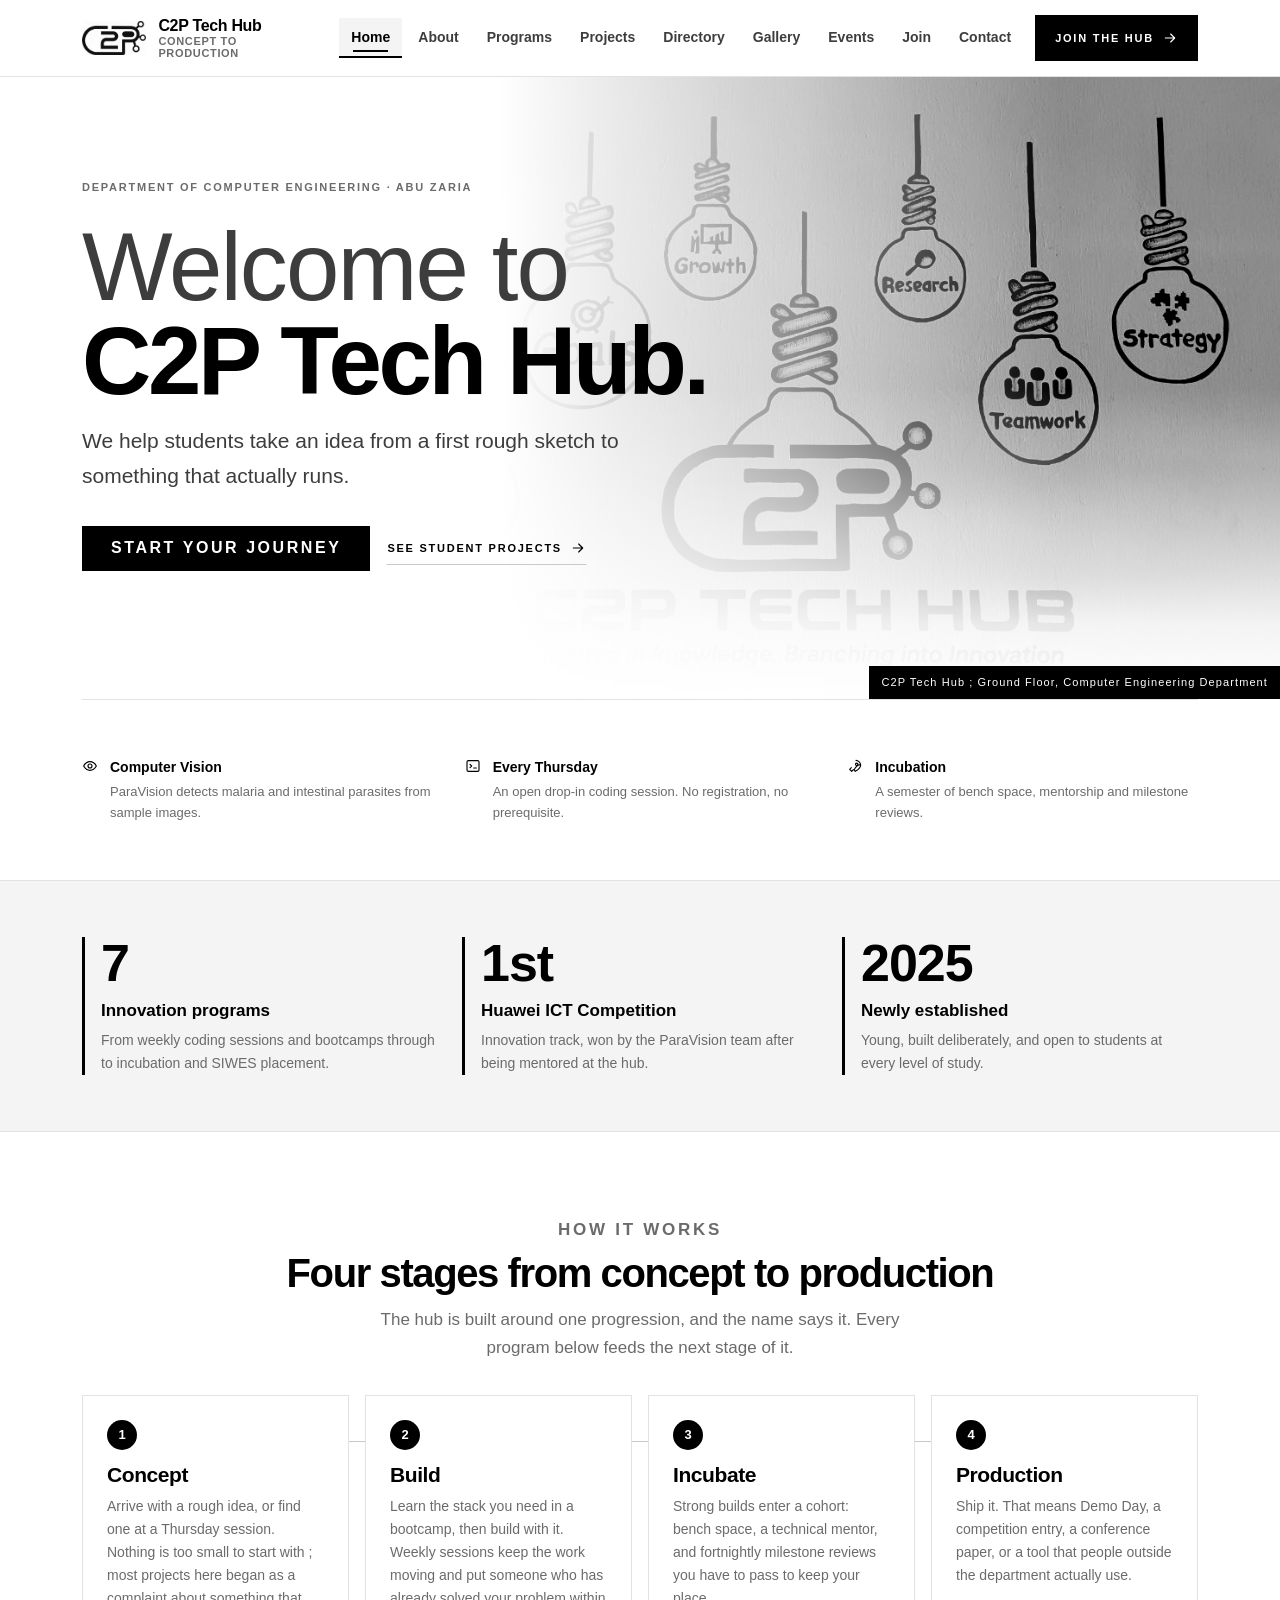
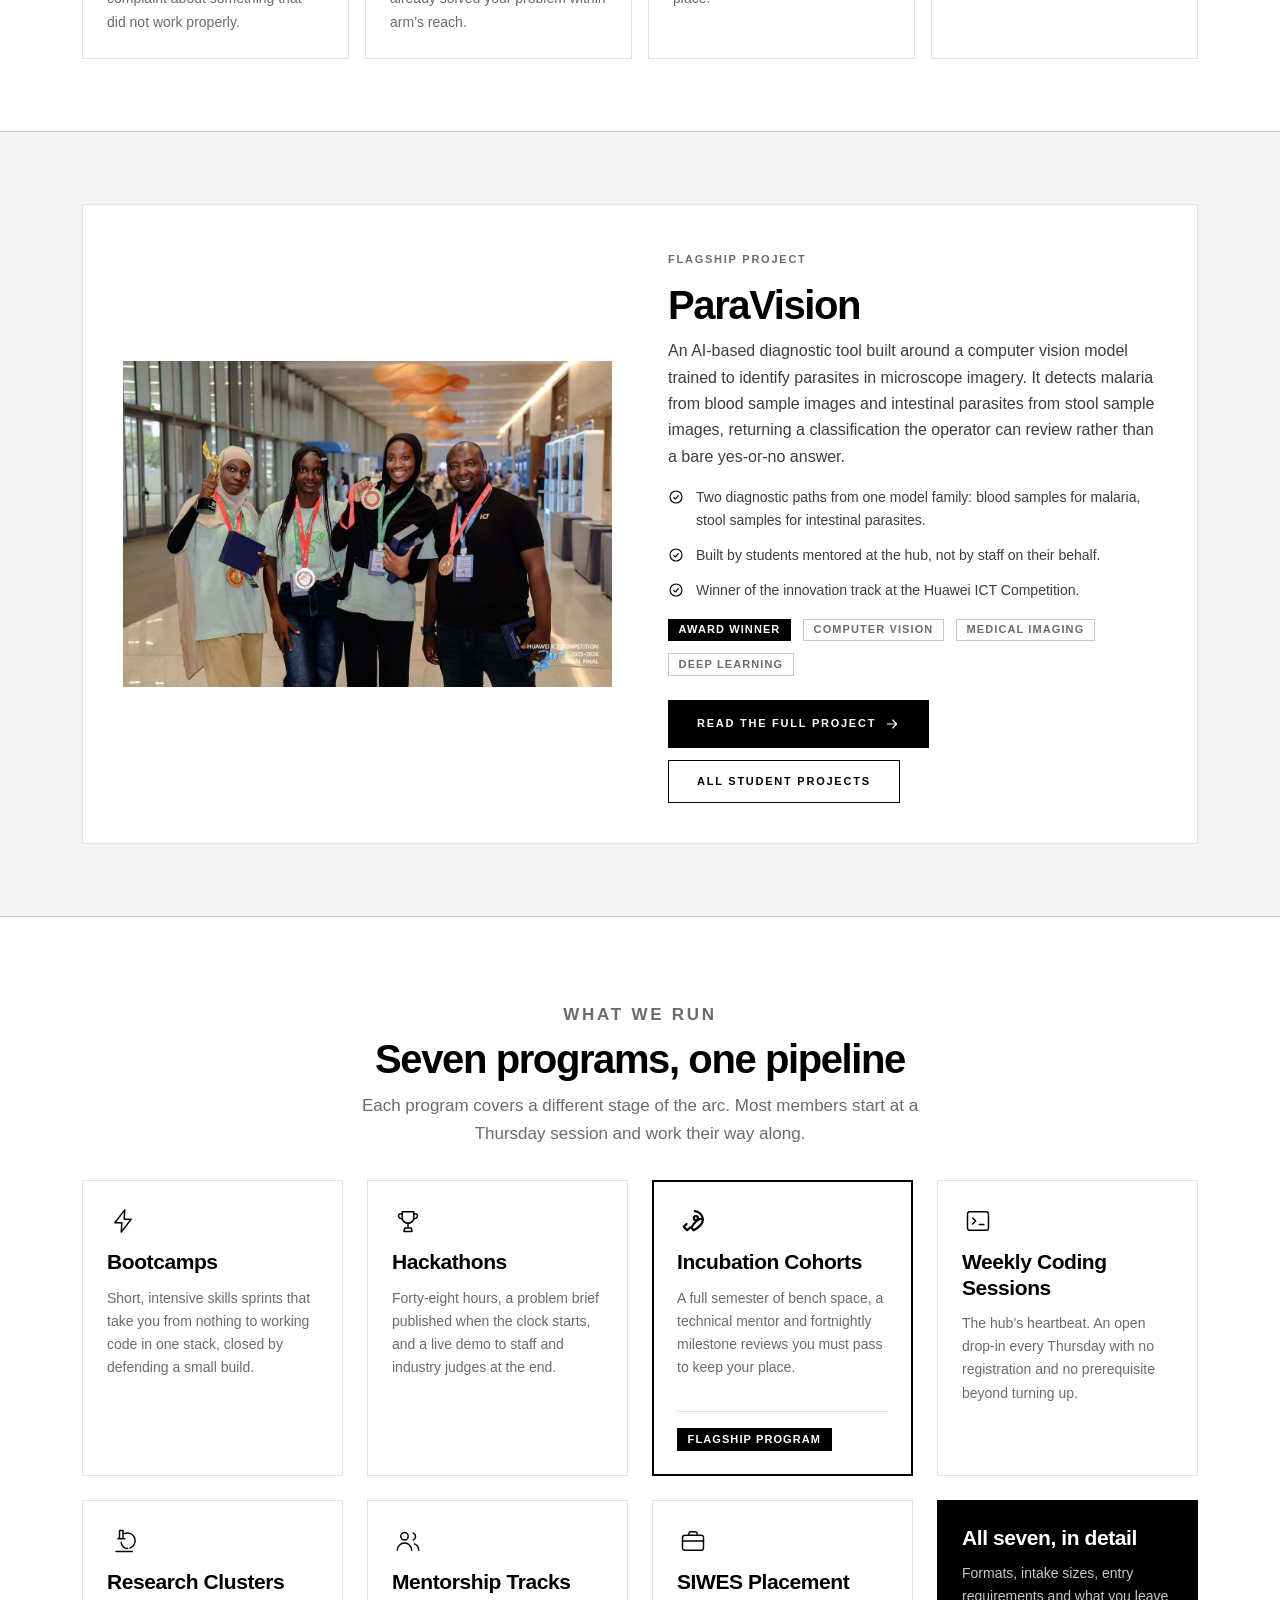
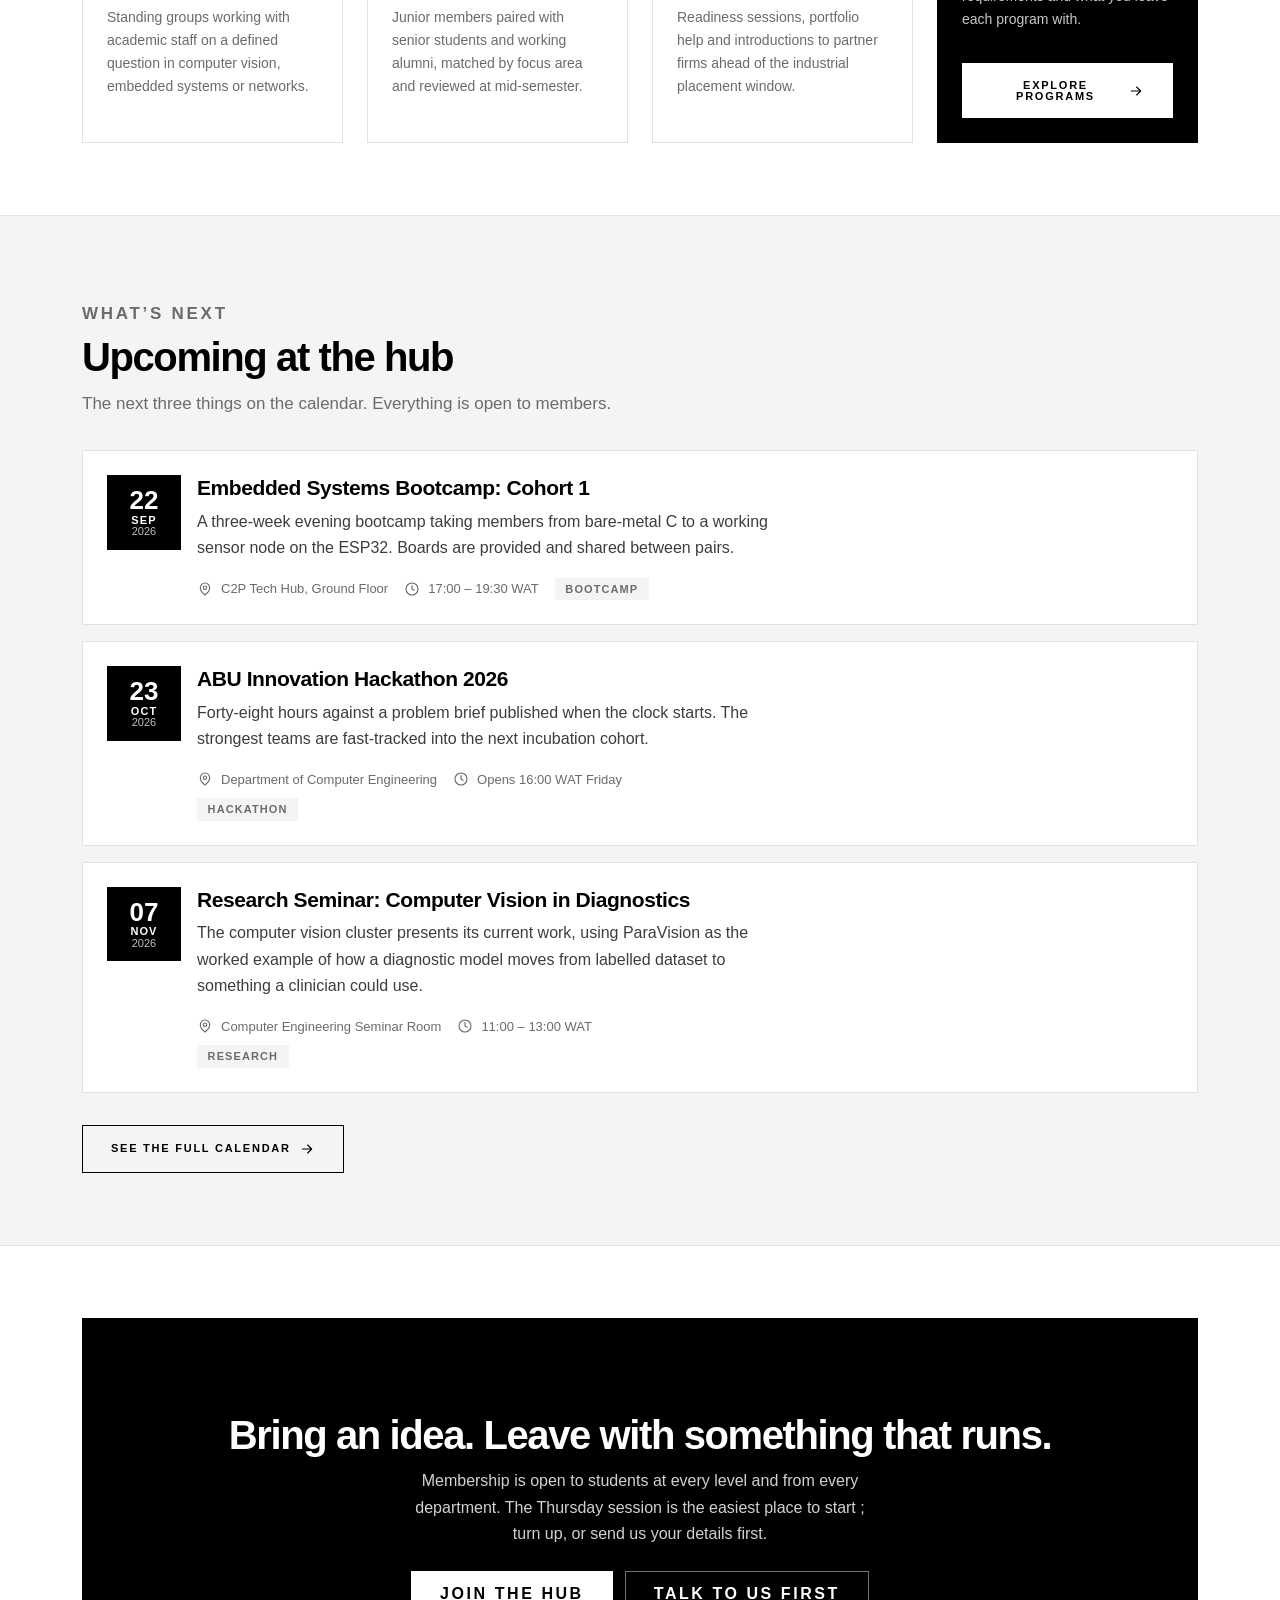
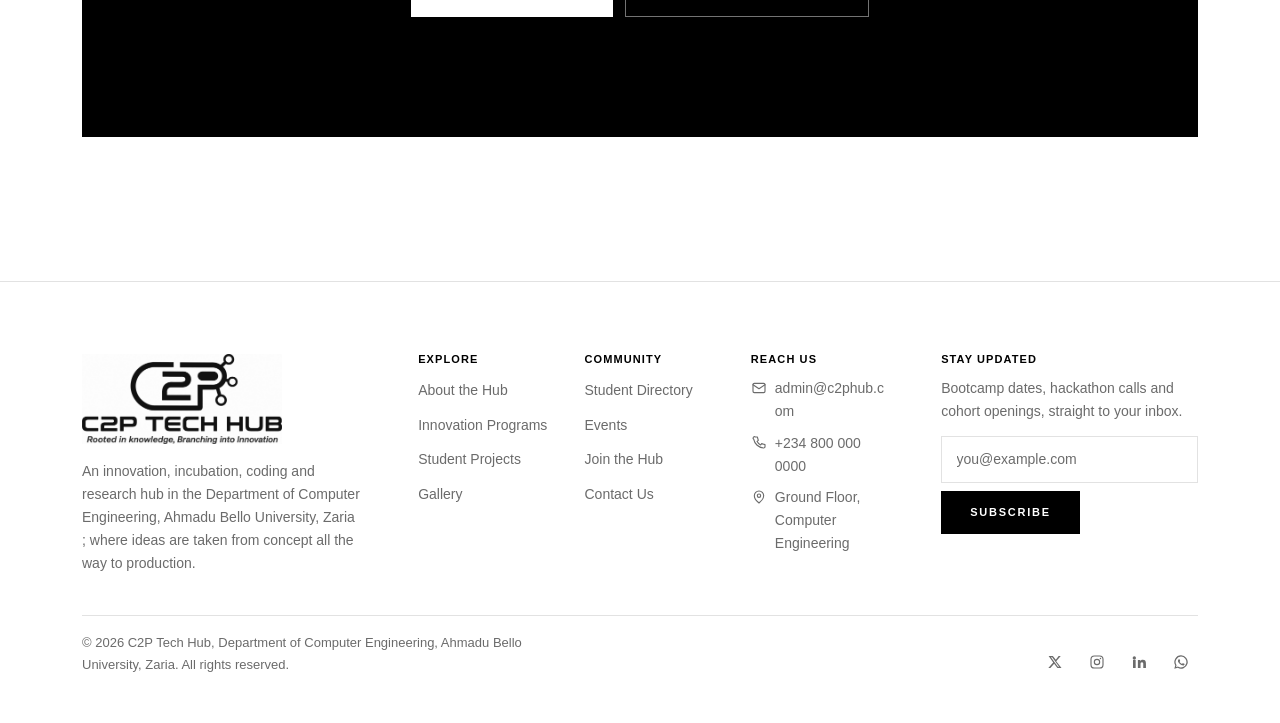
<file: index.html>
<!DOCTYPE html>
<html lang="en">
<head>
  <meta charset="utf-8">
  <meta name="viewport" content="width=device-width, initial-scale=1">
  <title>C2P Tech Hub ; Concept to Production | Computer Engineering, ABU Zaria</title>
  <meta name="description" content="C2P Tech Hub is an innovation, incubation, coding and research hub in the Department of Computer Engineering, Ahmadu Bello University, Zaria, where students take ideas from concept to production.">
  <meta name="author" content="C2P Tech Hub, Department of Computer Engineering, Ahmadu Bello University, Zaria">
  <meta name="theme-color" content="#111111">
  <link rel="icon" href="assets/images/brand/c2p-mark-mono.png" type="image/png">
  <link rel="stylesheet" href="assets/css/reset.css">
  <link rel="stylesheet" href="assets/css/tokens.css">
  <link rel="stylesheet" href="assets/css/main.css">
  <link rel="stylesheet" href="assets/css/responsive.css">

  <!-- Declarative ld+json data island, not executable code. -->
  <script type="application/ld+json">
  {
    "@context": "https://schema.org",
    "@type": "EducationalOrganization",
    "name": "C2P Tech Hub",
    "alternateName": "Concept to Production Tech Hub",
    "description": "An innovation, incubation, coding and research hub in the Department of Computer Engineering, Ahmadu Bello University, Zaria, providing a learning environment where students and curious minds conceptualize ideas and bring them to life.",
    "url": "https://c2phub.com/",
    "logo": "https://c2phub.com/assets/images/brand/c2p-logo-full.png",
    "foundingDate": "2025-10-17",
    "slogan": "Rooted in knowledge, Branching into Innovation",
    "email": "admin@c2phub.com",
    "telephone": "+234-800-000-0000",
    "parentOrganization": {
      "@type": "CollegeOrUniversity",
      "name": "Ahmadu Bello University, Zaria",
      "department": {
        "@type": "Organization",
        "name": "Department of Computer Engineering"
      }
    },
    "address": {
      "@type": "PostalAddress",
      "streetAddress": "Department of Computer Engineering, Ground Floor",
      "addressLocality": "Zaria",
      "addressRegion": "Kaduna State",
      "addressCountry": "NG"
    },
    "knowsAbout": [
      "Innovation",
      "Incubation",
      "Software Engineering",
      "Embedded Systems",
      "Computer Vision",
      "Research"
    ],
    "sameAs": [
      "https://x.com/c2ptechhub",
      "https://instagram.com/c2ptechhub",
      "https://linkedin.com/company/c2p-tech-hub"
    ]
  }
  </script>
</head>

<body>
  <a class="skip-link" href="#main">Skip to main content</a>

  <!-- Shared header / navigation -->
  <header class="site-header">
    <div class="container header-inner">

      <a class="brand" href="index.html">
        <img class="brand-mark" src="assets/images/brand/c2p-mark-mono.png"
             alt="C2P Tech Hub logo mark" width="320" height="169">
        <span class="brand-text">
          <span class="brand-name">C2P Tech Hub</span>
          <span class="brand-tagline">Concept to Production</span>
        </span>
      </a>

      <!-- CSS-only 1 of 4: checkbox-hack navigation. -->
      <input class="nav-toggle" type="checkbox" id="nav-toggle">
      <label class="nav-toggle-label" for="nav-toggle">
        <svg class="icon icon-open" viewBox="0 0 24 24" aria-hidden="true" focusable="false">
          <path d="M4 7h16M4 12h16M4 17h16"/>
        </svg>
        <svg class="icon icon-close" viewBox="0 0 24 24" aria-hidden="true" focusable="false">
          <path d="M6 6l12 12M18 6L6 18"/>
        </svg>
        <span class="sr-only">Show or hide the main menu</span>
      </label>

      <nav class="site-nav" aria-label="Primary">
        <ul class="nav-list">
          <li><a class="nav-link" href="index.html" aria-current="page">Home</a></li>
          <li><a class="nav-link" href="about.html">About</a></li>
          <li><a class="nav-link" href="programs.html">Programs</a></li>
          <li><a class="nav-link" href="projects.html">Projects</a></li>
          <li><a class="nav-link" href="directory.html">Directory</a></li>
          <li><a class="nav-link" href="gallery.html">Gallery</a></li>
          <li><a class="nav-link" href="events.html">Events</a></li>
          <li><a class="nav-link" href="join.html">Join</a></li>
          <li><a class="nav-link" href="contact.html">Contact</a></li>
        </ul>
      </nav>

      <a class="btn btn-primary header-cta" href="join.html">
        Join the Hub
        <svg class="icon icon--sm" viewBox="0 0 24 24" aria-hidden="true" focusable="false">
          <path d="M5 12h14M13 6l6 6-6 6"/>
        </svg>
      </a>

    </div>
  </header>

  <main id="main">

    <!-- Written out statically from /data/*.json, the canonical model. -->

    <!-- Hero: the photograph fades into the page; the copy holds the cleared left column. -->
    <section class="hero" aria-labelledby="hero-title">

      <div class="hero__stage">
      <div class="container hero__inner">

        <p class="eyebrow hero__eyebrow">Department of Computer Engineering &middot; ABU Zaria</p>

        <h1 id="hero-title">
          <span class="hero__line-1">Welcome to</span>
          <span class="hero__line-2">C2P Tech Hub.</span>
        </h1>

        <p class="hero__lede">
          We help students take an idea from a first rough sketch to something
          that actually runs.
        </p>

        <div class="hero__actions">
          <a class="btn btn-primary btn--lg" href="join.html">Start your journey</a>
          <a class="btn btn-ghost" href="projects.html">
            See student projects
            <svg class="icon icon--sm" viewBox="0 0 24 24" aria-hidden="true" focusable="false">
              <path d="M5 12h14M13 6l6 6-6 6"/>
            </svg>
          </a>
        </div>

      </div>

      <figure class="hero__media">
        <img src="assets/images/photos/hub-mural-wall.jpg"
             alt="The C2P Tech Hub mural: a row of filament bulbs labelled Vision, Connection, Goals, Growth, Teamwork, Research and Strategy above the hub wordmark"
             width="1280" height="720" fetchpriority="high" decoding="async">
        <figcaption class="hero__credit">C2P Tech Hub ; Ground Floor, Computer Engineering Department</figcaption>
      </figure>
      </div>

      <div class="container">
        <ul class="hero__facts">
          <li class="hero__fact">
            <svg class="icon icon--sm" viewBox="0 0 24 24" aria-hidden="true" focusable="false">
              <path d="M2.5 12S6 5.5 12 5.5 21.5 12 21.5 12 18 18.5 12 18.5 2.5 12 2.5 12z"/>
              <circle cx="12" cy="12" r="3"/>
            </svg>
            <div>
              <span class="hero__fact-title">Computer Vision</span>
              <p>ParaVision detects malaria and intestinal parasites from sample images.</p>
            </div>
          </li>
          <li class="hero__fact">
            <svg class="icon icon--sm" viewBox="0 0 24 24" aria-hidden="true" focusable="false">
              <rect x="3" y="4" width="18" height="16" rx="2"/>
              <path d="M7.5 9.5l2.5 2.5-2.5 2.5M13 15h4"/>
            </svg>
            <div>
              <span class="hero__fact-title">Every Thursday</span>
              <p>An open drop-in coding session. No registration, no prerequisite.</p>
            </div>
          </li>
          <li class="hero__fact">
            <svg class="icon icon--sm" viewBox="0 0 24 24" aria-hidden="true" focusable="false">
              <path d="M13.5 3.5c3.4 0 7 3.6 7 7 0 4.5-5.2 8-8 9.5l-2-2c1.5-2.8 5-8 9.5-8"/>
              <circle cx="14.5" cy="9.5" r="1.8"/>
              <path d="M6.5 14.5L4 17l3 3 2.5-2.5"/>
            </svg>
            <div>
              <span class="hero__fact-title">Incubation</span>
              <p>A semester of bench space, mentorship and milestone reviews.</p>
            </div>
          </li>
        </ul>

      </div>
    </section>

    <!-- Statistic band -->
    <section class="section section--tight section--sunken" aria-labelledby="stats-title">
      <div class="container">
        <h2 id="stats-title" class="sr-only">The hub at a glance</h2>

        <div class="stat-block">
          <div class="stat">
            <span class="stat__value">7</span>
            <span class="stat__label">Innovation programs</span>
            <p class="stat__note">From weekly coding sessions and bootcamps through to incubation and SIWES placement.</p>
          </div>
          <div class="stat">
            <span class="stat__value">1st</span>
            <span class="stat__label">Huawei ICT Competition</span>
            <p class="stat__note">Innovation track, won by the ParaVision team after being mentored at the hub.</p>
          </div>
          <div class="stat">
            <span class="stat__value">2025</span>
            <span class="stat__label">Newly established</span>
            <p class="stat__note">Young, built deliberately, and open to students at every level of study.</p>
          </div>
        </div>

      </div>
    </section>

    <!-- Concept to production arc -->
    <section class="section" aria-labelledby="arc-title">
      <div class="container">

        <div class="section-head">
          <p class="eyebrow">How it works</p>
          <h2 id="arc-title">Four stages from concept to production</h2>
          <p>
            The hub is built around one progression, and the name says it. Every
            program below feeds the next stage of it.
          </p>
        </div>

        <ol class="arc">
          <li class="arc__step">
            <span class="arc__num" aria-hidden="true">1</span>
            <h3>Concept</h3>
            <p>
              Arrive with a rough idea, or find one at a Thursday session. Nothing
              is too small to start with ; most projects here began as a
              complaint about something that did not work properly.
            </p>
          </li>
          <li class="arc__step">
            <span class="arc__num" aria-hidden="true">2</span>
            <h3>Build</h3>
            <p>
              Learn the stack you need in a bootcamp, then build with it. Weekly
              sessions keep the work moving and put someone who has already solved
              your problem within arm&rsquo;s reach.
            </p>
          </li>
          <li class="arc__step">
            <span class="arc__num" aria-hidden="true">3</span>
            <h3>Incubate</h3>
            <p>
              Strong builds enter a cohort: bench space, a technical mentor, and
              fortnightly milestone reviews you have to pass to keep your place.
            </p>
          </li>
          <li class="arc__step">
            <span class="arc__num" aria-hidden="true">4</span>
            <h3>Production</h3>
            <p>
              Ship it. That means Demo Day, a competition entry, a conference
              paper, or a tool that people outside the department actually use.
            </p>
          </li>
        </ol>

      </div>
    </section>

    <!-- Flagship project -->
    <!-- Mirrors data/projects.json -> projects[id="proj-paravision"] -->
    <section class="section section--tinted" aria-labelledby="paravision-title">
      <div class="container">

        <article class="feature">

          <figure class="feature__media">
            <img loading="lazy" decoding="async" src="assets/images/photos/huawei-ict-team-medals.jpg"
                 alt="The ParaVision team holding their medals and certificates after the Huawei ICT Competition global final"
                 width="1280" height="854">
          </figure>

          <div class="feature__body">
            <p class="eyebrow">Flagship project</p>
            <h2 id="paravision-title">ParaVision</h2>

            <p>
              An AI-based diagnostic tool built around a computer vision model
              trained to identify parasites in microscope imagery. It detects
              malaria from blood sample images and intestinal parasites from stool
              sample images, returning a classification the operator can review
              rather than a bare yes-or-no answer.
            </p>

            <ul class="feature__list">
              <li>
                <svg class="icon icon--sm" viewBox="0 0 24 24" aria-hidden="true" focusable="false">
                  <circle cx="12" cy="12" r="9"/><path d="M8.5 12.5l2.5 2.5 4.5-5"/>
                </svg>
                <span>Two diagnostic paths from one model family: blood samples for malaria, stool samples for intestinal parasites.</span>
              </li>
              <li>
                <svg class="icon icon--sm" viewBox="0 0 24 24" aria-hidden="true" focusable="false">
                  <circle cx="12" cy="12" r="9"/><path d="M8.5 12.5l2.5 2.5 4.5-5"/>
                </svg>
                <span>Built by students mentored at the hub, not by staff on their behalf.</span>
              </li>
              <li>
                <svg class="icon icon--sm" viewBox="0 0 24 24" aria-hidden="true" focusable="false">
                  <circle cx="12" cy="12" r="9"/><path d="M8.5 12.5l2.5 2.5 4.5-5"/>
                </svg>
                <span>Winner of the innovation track at the Huawei ICT Competition.</span>
              </li>
            </ul>

            <div class="cluster">
              <span class="tag tag--solid">Award winner</span>
              <span class="tag">Computer Vision</span>
              <span class="tag">Medical Imaging</span>
              <span class="tag">Deep Learning</span>
            </div>

            <div class="cluster mt-5">
              <a class="btn btn-primary" href="projects.html#proj-paravision">
                Read the full project
                <svg class="icon icon--sm" viewBox="0 0 24 24" aria-hidden="true" focusable="false">
                  <path d="M5 12h14M13 6l6 6-6 6"/>
                </svg>
              </a>
              <a class="btn btn-secondary" href="projects.html">All student projects</a>
            </div>
          </div>

        </article>

      </div>
    </section>

    <!-- Programs -->
    <!-- Mirrors data/programs.json -> programs[] (all seven records) -->
    <section class="section" aria-labelledby="programs-title">
      <div class="container">

        <div class="section-head">
          <p class="eyebrow">What we run</p>
          <h2 id="programs-title">Seven programs, one pipeline</h2>
          <p>
            Each program covers a different stage of the arc. Most members start
            at a Thursday session and work their way along.
          </p>
        </div>

        <div class="grid grid--4">

          <article class="card">
            <div class="card__head">
              <span class="icon-plate" aria-hidden="true">
                <svg class="icon" viewBox="0 0 24 24" focusable="false">
                  <path d="M13.5 2.5L5 13.5h6L10.5 21.5 19 10.5h-6z"/>
                </svg>
              </span>
            </div>
            <h3>Bootcamps</h3>
            <p>Short, intensive skills sprints that take you from nothing to working code in one stack, closed by defending a small build.</p>
          </article>

          <article class="card">
            <div class="card__head">
              <span class="icon-plate" aria-hidden="true">
                <svg class="icon" viewBox="0 0 24 24" focusable="false">
                  <path d="M7 4h10v5a5 5 0 0 1-10 0V4z"/>
                  <path d="M7 6H4.5a2.5 2.5 0 0 0 2.5 4M17 6h2.5a2.5 2.5 0 0 1-2.5 4"/>
                  <path d="M12 14v3M8.5 21h7l-.7-3h-5.6z"/>
                </svg>
              </span>
            </div>
            <h3>Hackathons</h3>
            <p>Forty-eight hours, a problem brief published when the clock starts, and a live demo to staff and industry judges at the end.</p>
          </article>

          <article class="card card--featured">
            <div class="card__head">
              <span class="icon-plate icon-plate--solid" aria-hidden="true">
                <svg class="icon" viewBox="0 0 24 24" focusable="false">
                  <path d="M13.5 3.5c3.4 0 7 3.6 7 7 0 4.5-5.2 8-8 9.5l-2-2c1.5-2.8 5-8 9.5-8"/>
                  <circle cx="14.5" cy="9.5" r="1.8"/>
                  <path d="M6.5 14.5L4 17l3 3 2.5-2.5"/>
                </svg>
              </span>
            </div>
            <h3>Incubation Cohorts</h3>
            <p>A full semester of bench space, a technical mentor and fortnightly milestone reviews you must pass to keep your place.</p>
            <p class="card__meta"><span class="tag tag--solid">Flagship program</span></p>
          </article>

          <article class="card">
            <div class="card__head">
              <span class="icon-plate" aria-hidden="true">
                <svg class="icon" viewBox="0 0 24 24" focusable="false">
                  <rect x="3" y="4" width="18" height="16" rx="2"/>
                  <path d="M7.5 9.5l2.5 2.5-2.5 2.5M13 15h4"/>
                </svg>
              </span>
            </div>
            <h3>Weekly Coding Sessions</h3>
            <p>The hub&rsquo;s heartbeat. An open drop-in every Thursday with no registration and no prerequisite beyond turning up.</p>
          </article>

          <article class="card">
            <div class="card__head">
              <span class="icon-plate" aria-hidden="true">
                <svg class="icon" viewBox="0 0 24 24" focusable="false">
                  <path d="M9 3h3v7H9zM7.5 10h6M6 21h14"/>
                  <path d="M10.5 13a5.5 5.5 0 0 0 5.5 5.5"/>
                  <path d="M13.5 5.5A6.5 6.5 0 0 1 18 18"/>
                </svg>
              </span>
            </div>
            <h3>Research Clusters</h3>
            <p>Standing groups working with academic staff on a defined question in computer vision, embedded systems or networks.</p>
          </article>

          <article class="card">
            <div class="card__head">
              <span class="icon-plate" aria-hidden="true">
                <svg class="icon" viewBox="0 0 24 24" focusable="false">
                  <circle cx="9" cy="8" r="3.2"/>
                  <path d="M2.8 20a6.2 6.2 0 0 1 12.4 0"/>
                  <path d="M16.5 5.2a3.2 3.2 0 0 1 0 5.9M17.6 14.4A6.2 6.2 0 0 1 21.2 20"/>
                </svg>
              </span>
            </div>
            <h3>Mentorship Tracks</h3>
            <p>Junior members paired with senior students and working alumni, matched by focus area and reviewed at mid-semester.</p>
          </article>

          <article class="card">
            <div class="card__head">
              <span class="icon-plate" aria-hidden="true">
                <svg class="icon" viewBox="0 0 24 24" focusable="false">
                  <rect x="3" y="7" width="18" height="13" rx="2"/>
                  <path d="M8.5 7V5.5A1.5 1.5 0 0 1 10 4h4a1.5 1.5 0 0 1 1.5 1.5V7M3 12h18"/>
                </svg>
              </span>
            </div>
            <h3>SIWES Placement</h3>
            <p>Readiness sessions, portfolio help and introductions to partner firms ahead of the industrial placement window.</p>
          </article>

          <article class="card card--brand">
            <h3>All seven, in detail</h3>
            <p>Formats, intake sizes, entry requirements and what you leave each program with.</p>
            <p class="card__foot">
              <a class="btn btn-inverse" href="programs.html">
                Explore programs
                <svg class="icon icon--sm" viewBox="0 0 24 24" aria-hidden="true" focusable="false">
                  <path d="M5 12h14M13 6l6 6-6 6"/>
                </svg>
              </a>
            </p>
          </article>

        </div>

      </div>
    </section>

    <!-- Upcoming events -->
    <!-- Mirrors data/events.json -> events[] where status = "upcoming" -->
    <section class="section section--sunken" aria-labelledby="events-title">
      <div class="container">

        <div class="section-head section-head--left">
          <p class="eyebrow">What&rsquo;s next</p>
          <h2 id="events-title">Upcoming at the hub</h2>
          <p>The next three things on the calendar. Everything is open to members.</p>
        </div>

        <div class="stack">

          <article class="event">
            <p class="event__date">
              <span class="event__day">22</span>
              <span class="event__month">Sep</span>
              <span class="event__year">2026</span>
            </p>
            <div class="event__body">
              <h3>Embedded Systems Bootcamp: Cohort 1</h3>
              <p>
                A three-week evening bootcamp taking members from bare-metal C to a
                working sensor node on the ESP32. Boards are provided and shared
                between pairs.
              </p>
              <p class="event__facts">
                <span>
                  <svg class="icon icon--sm" viewBox="0 0 24 24" aria-hidden="true" focusable="false">
                    <path d="M12 21s7-5.6 7-11a7 7 0 1 0-14 0c0 5.4 7 11 7 11z"/>
                    <circle cx="12" cy="10" r="2.5"/>
                  </svg>
                  C2P Tech Hub, Ground Floor
                </span>
                <span>
                  <svg class="icon icon--sm" viewBox="0 0 24 24" aria-hidden="true" focusable="false">
                    <circle cx="12" cy="12" r="9"/><path d="M12 7v5l3.2 1.9"/>
                  </svg>
                  17:00 &ndash; 19:30 WAT
                </span>
                <span class="tag tag--quiet">Bootcamp</span>
              </p>
            </div>
          </article>

          <article class="event">
            <p class="event__date">
              <span class="event__day">23</span>
              <span class="event__month">Oct</span>
              <span class="event__year">2026</span>
            </p>
            <div class="event__body">
              <h3>ABU Innovation Hackathon 2026</h3>
              <p>
                Forty-eight hours against a problem brief published when the clock
                starts. The strongest teams are fast-tracked into the next
                incubation cohort.
              </p>
              <p class="event__facts">
                <span>
                  <svg class="icon icon--sm" viewBox="0 0 24 24" aria-hidden="true" focusable="false">
                    <path d="M12 21s7-5.6 7-11a7 7 0 1 0-14 0c0 5.4 7 11 7 11z"/>
                    <circle cx="12" cy="10" r="2.5"/>
                  </svg>
                  Department of Computer Engineering
                </span>
                <span>
                  <svg class="icon icon--sm" viewBox="0 0 24 24" aria-hidden="true" focusable="false">
                    <circle cx="12" cy="12" r="9"/><path d="M12 7v5l3.2 1.9"/>
                  </svg>
                  Opens 16:00 WAT Friday
                </span>
                <span class="tag tag--quiet">Hackathon</span>
              </p>
            </div>
          </article>

          <article class="event">
            <p class="event__date">
              <span class="event__day">07</span>
              <span class="event__month">Nov</span>
              <span class="event__year">2026</span>
            </p>
            <div class="event__body">
              <h3>Research Seminar: Computer Vision in Diagnostics</h3>
              <p>
                The computer vision cluster presents its current work, using
                ParaVision as the worked example of how a diagnostic model moves
                from labelled dataset to something a clinician could use.
              </p>
              <p class="event__facts">
                <span>
                  <svg class="icon icon--sm" viewBox="0 0 24 24" aria-hidden="true" focusable="false">
                    <path d="M12 21s7-5.6 7-11a7 7 0 1 0-14 0c0 5.4 7 11 7 11z"/>
                    <circle cx="12" cy="10" r="2.5"/>
                  </svg>
                  Computer Engineering Seminar Room
                </span>
                <span>
                  <svg class="icon icon--sm" viewBox="0 0 24 24" aria-hidden="true" focusable="false">
                    <circle cx="12" cy="12" r="9"/><path d="M12 7v5l3.2 1.9"/>
                  </svg>
                  11:00 &ndash; 13:00 WAT
                </span>
                <span class="tag tag--quiet">Research</span>
              </p>
            </div>
          </article>

        </div>

        <p class="cluster mt-6">
          <a class="btn btn-secondary" href="events.html">
            See the full calendar
            <svg class="icon icon--sm" viewBox="0 0 24 24" aria-hidden="true" focusable="false">
              <path d="M5 12h14M13 6l6 6-6 6"/>
            </svg>
          </a>
        </p>

      </div>
    </section>

    <!-- Cta band -->
    <section class="section" aria-labelledby="cta-title">
      <div class="container">
        <div class="cta-band">
          <h2 id="cta-title">Bring an idea. Leave with something that runs.</h2>
          <p>
            Membership is open to students at every level and from every
            department. The Thursday session is the easiest place to start ;
            turn up, or send us your details first.
          </p>
          <p class="cluster">
            <a class="btn btn-inverse btn--lg" href="join.html">Join the Hub</a>
            <a class="btn btn-outline-inverse btn--lg" href="contact.html">Talk to us first</a>
          </p>
        </div>
      </div>
    </section>

  </main>

  <!-- Shared footer -->
  <footer class="site-footer">
    <div class="container">

      <div class="footer-top">

        <div class="footer-brand">
          <a href="index.html">
            <img class="footer-logo" src="assets/images/brand/c2p-logo-mono.png"
                 alt="C2P Tech Hub ; Rooted in knowledge, Branching into Innovation"
                 width="900" height="405">
          </a>
          <p>
            An innovation, incubation, coding and research hub in the Department
            of Computer Engineering, Ahmadu Bello University, Zaria ; where
            ideas are taken from concept all the way to production.
          </p>
        </div>

        <div class="footer-nav-groups">

          <div class="footer-group">
            <h2>Explore</h2>
            <ul>
              <li><a href="about.html">About the Hub</a></li>
              <li><a href="programs.html">Innovation Programs</a></li>
              <li><a href="projects.html">Student Projects</a></li>
              <li><a href="gallery.html">Gallery</a></li>
            </ul>
          </div>

          <div class="footer-group">
            <h2>Community</h2>
            <ul>
              <li><a href="directory.html">Student Directory</a></li>
              <li><a href="events.html">Events</a></li>
              <li><a href="join.html">Join the Hub</a></li>
              <li><a href="contact.html">Contact Us</a></li>
            </ul>
          </div>

          <div class="footer-group">
            <h2>Reach Us</h2>
            <ul>
              <li>
                <a href="mailto:admin@c2phub.com">
                  <svg class="icon icon--sm" viewBox="0 0 24 24" aria-hidden="true" focusable="false">
                    <rect x="3" y="5" width="18" height="14" rx="2"/>
                    <path d="M3 7l9 6 9-6"/>
                  </svg>
                  admin@c2phub.com
                </a>
              </li>
              <li>
                <a href="tel:+2348000000000">
                  <svg class="icon icon--sm" viewBox="0 0 24 24" aria-hidden="true" focusable="false">
                    <path d="M6.5 3h3l1.5 5-2 1.5a12 12 0 0 0 5.5 5.5L16 13l5 1.5v3a2 2 0 0 1-2.2 2A16.5 16.5 0 0 1 4 6.2 2 2 0 0 1 6.5 3z"/>
                  </svg>
                  +234 800 000 0000
                </a>
              </li>
              <li>
                <a href="contact.html">
                  <svg class="icon icon--sm" viewBox="0 0 24 24" aria-hidden="true" focusable="false">
                    <path d="M12 21s7-5.6 7-11a7 7 0 1 0-14 0c0 5.4 7 11 7 11z"/>
                    <circle cx="12" cy="10" r="2.5"/>
                  </svg>
                  Ground Floor, Computer Engineering
                </a>
              </li>
            </ul>
          </div>

        </div>

        <div class="footer-subscribe">
          <h2>Stay Updated</h2>
          <p>Bootcamp dates, hackathon calls and cohort openings, straight to your inbox.</p>
          <form class="inline-form" action="mailto:admin@c2phub.com" method="post"
                enctype="text/plain" aria-label="Subscribe to C2P Tech Hub updates">
            <label class="sr-only" for="footer-email">Your email address</label>
            <input class="input" type="email" id="footer-email" name="subscriber_email"
                   placeholder="you@example.com" required>
            <button class="btn btn-primary" type="submit">Subscribe</button>
          </form>
        </div>

      </div>

      <div class="footer-bottom">
        <p>&copy; 2026 C2P Tech Hub, Department of Computer Engineering, Ahmadu Bello University, Zaria. All rights reserved.</p>

        <ul class="social-list">
          <li>
            <a href="https://x.com/c2ptechhub" title="C2P Tech Hub on X">
              <span class="sr-only">C2P Tech Hub on X (placeholder handle)</span>
              <svg class="icon icon--sm icon--filled" viewBox="0 0 24 24" aria-hidden="true" focusable="false">
                <path d="M17.5 3h3.1l-6.8 7.8L21.8 21h-6.2l-4.9-6.3L5.1 21H2l7.3-8.3L2.4 3h6.4l4.4 5.8L17.5 3zm-1.1 16.1h1.7L7.7 4.8H5.9l10.5 14.3z"/>
              </svg>
            </a>
          </li>
          <li>
            <a href="https://instagram.com/c2ptechhub" title="C2P Tech Hub on Instagram">
              <span class="sr-only">C2P Tech Hub on Instagram (placeholder handle)</span>
              <svg class="icon icon--sm" viewBox="0 0 24 24" aria-hidden="true" focusable="false">
                <rect x="3" y="3" width="18" height="18" rx="5"/>
                <circle cx="12" cy="12" r="4"/>
                <circle cx="17.2" cy="6.8" r="1.1" fill="currentColor" stroke="none"/>
              </svg>
            </a>
          </li>
          <li>
            <a href="https://linkedin.com/company/c2p-tech-hub" title="C2P Tech Hub on LinkedIn">
              <span class="sr-only">C2P Tech Hub on LinkedIn (placeholder handle)</span>
              <svg class="icon icon--sm icon--filled" viewBox="0 0 24 24" aria-hidden="true" focusable="false">
                <path d="M4.98 3.5a2.5 2.5 0 1 1 0 5 2.5 2.5 0 0 1 0-5zM3 9h4v12H3V9zm7 0h3.8v1.7h.05c.53-.95 1.83-1.95 3.77-1.95 4.03 0 4.78 2.5 4.78 5.76V21h-4v-5.6c0-1.34-.03-3.06-1.9-3.06-1.9 0-2.2 1.45-2.2 2.96V21h-4V9z"/>
              </svg>
            </a>
          </li>
          <li>
            <a href="https://wa.me/2348000000000" title="C2P Tech Hub on WhatsApp">
              <span class="sr-only">C2P Tech Hub on WhatsApp (placeholder number)</span>
              <svg class="icon icon--sm icon--filled" viewBox="0 0 24 24" aria-hidden="true" focusable="false">
                <path d="M12 2a10 10 0 0 0-8.6 15.05L2 22l5.1-1.33A10 10 0 1 0 12 2zm0 1.9a8.1 8.1 0 1 1-4.13 15.07l-.3-.18-3.02.79.8-2.94-.19-.31A8.1 8.1 0 0 1 12 3.9zm-3.1 4.1c-.16 0-.42.06-.64.3-.22.24-.85.83-.85 2.02s.87 2.34 1 2.5c.12.16 1.7 2.7 4.17 3.68 2.06.81 2.48.65 2.93.61.45-.04 1.45-.59 1.65-1.17.2-.57.2-1.06.14-1.16-.06-.1-.22-.16-.46-.28-.24-.12-1.45-.71-1.67-.79-.22-.08-.39-.12-.55.12-.16.24-.63.79-.77.95-.14.16-.28.18-.52.06-.24-.12-1.03-.38-1.96-1.21-.72-.65-1.21-1.45-1.35-1.69-.14-.24-.02-.37.1-.49.11-.11.24-.28.36-.42.12-.14.16-.24.24-.4.08-.16.04-.3-.02-.42-.06-.12-.54-1.32-.74-1.8-.19-.46-.39-.4-.54-.41h-.46z"/>
              </svg>
            </a>
          </li>
        </ul>
      </div>

    </div>
  </footer>

</body>
</html>
</file>
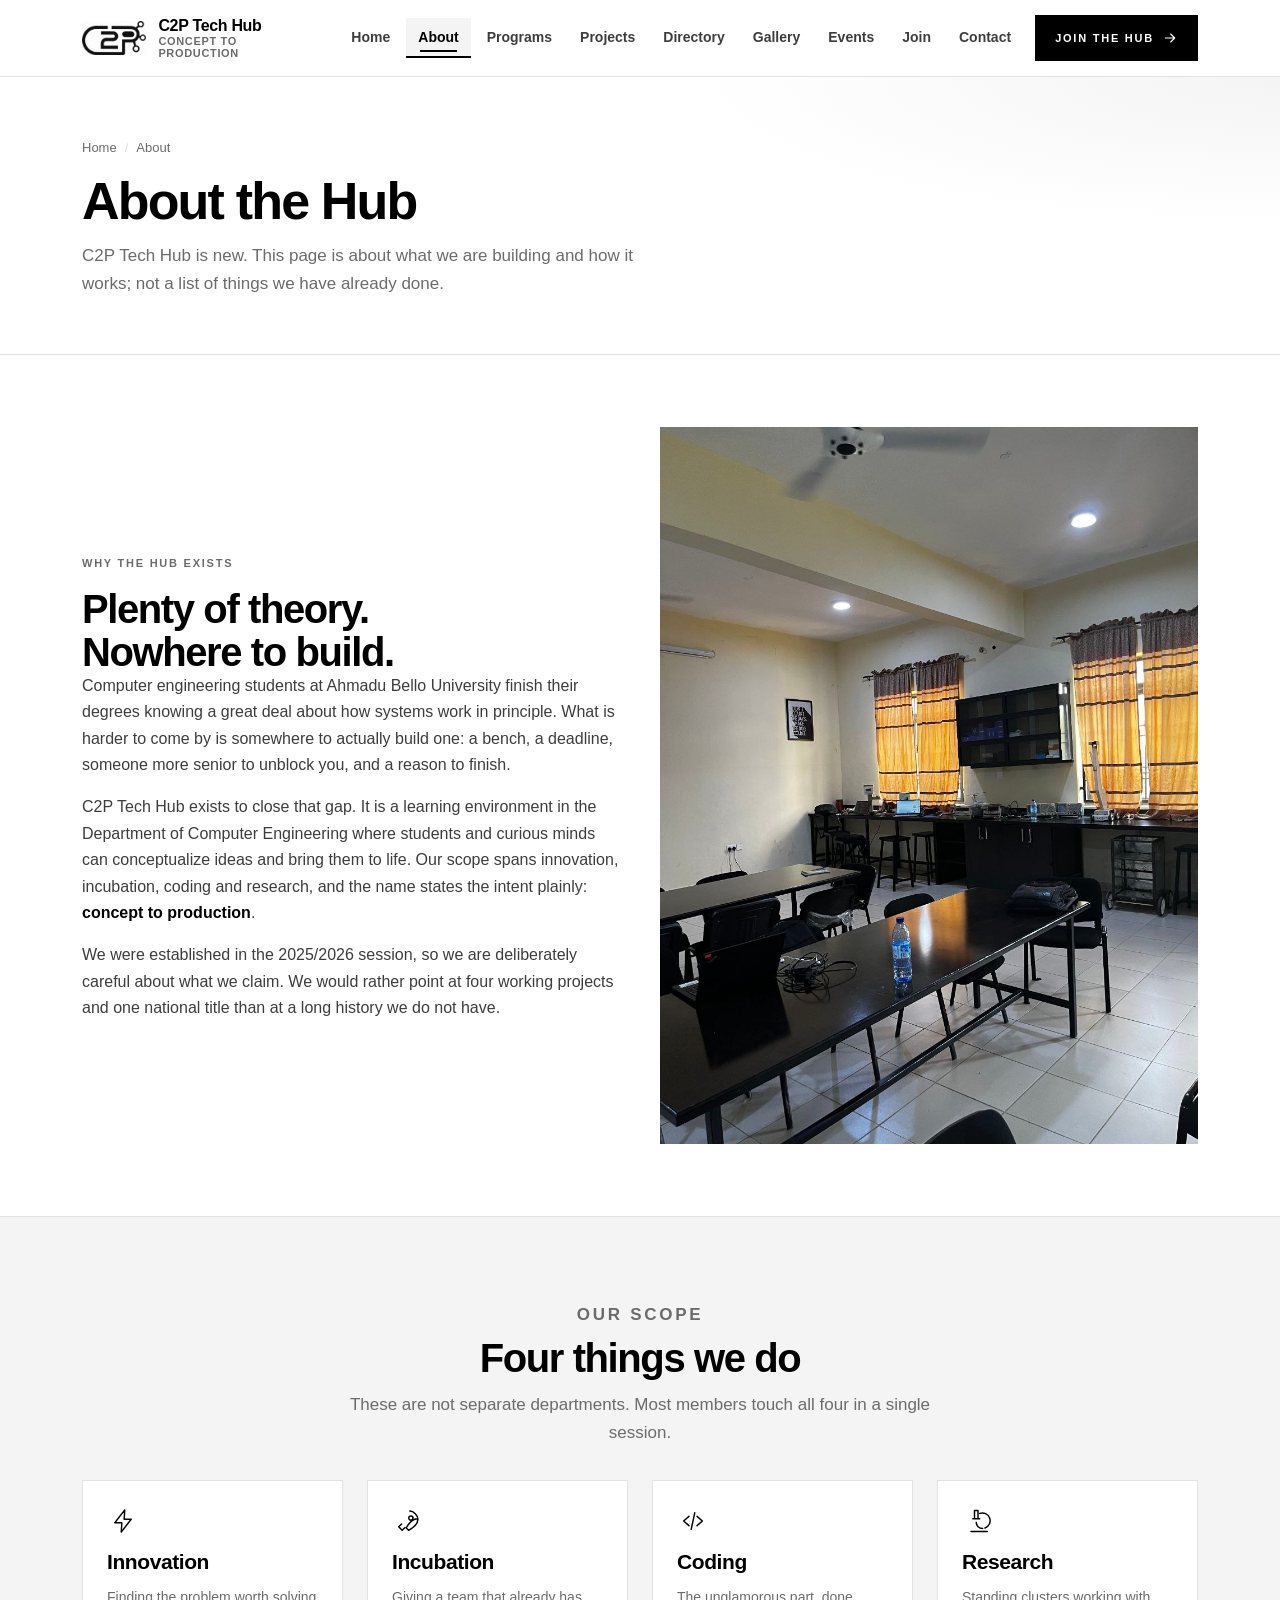
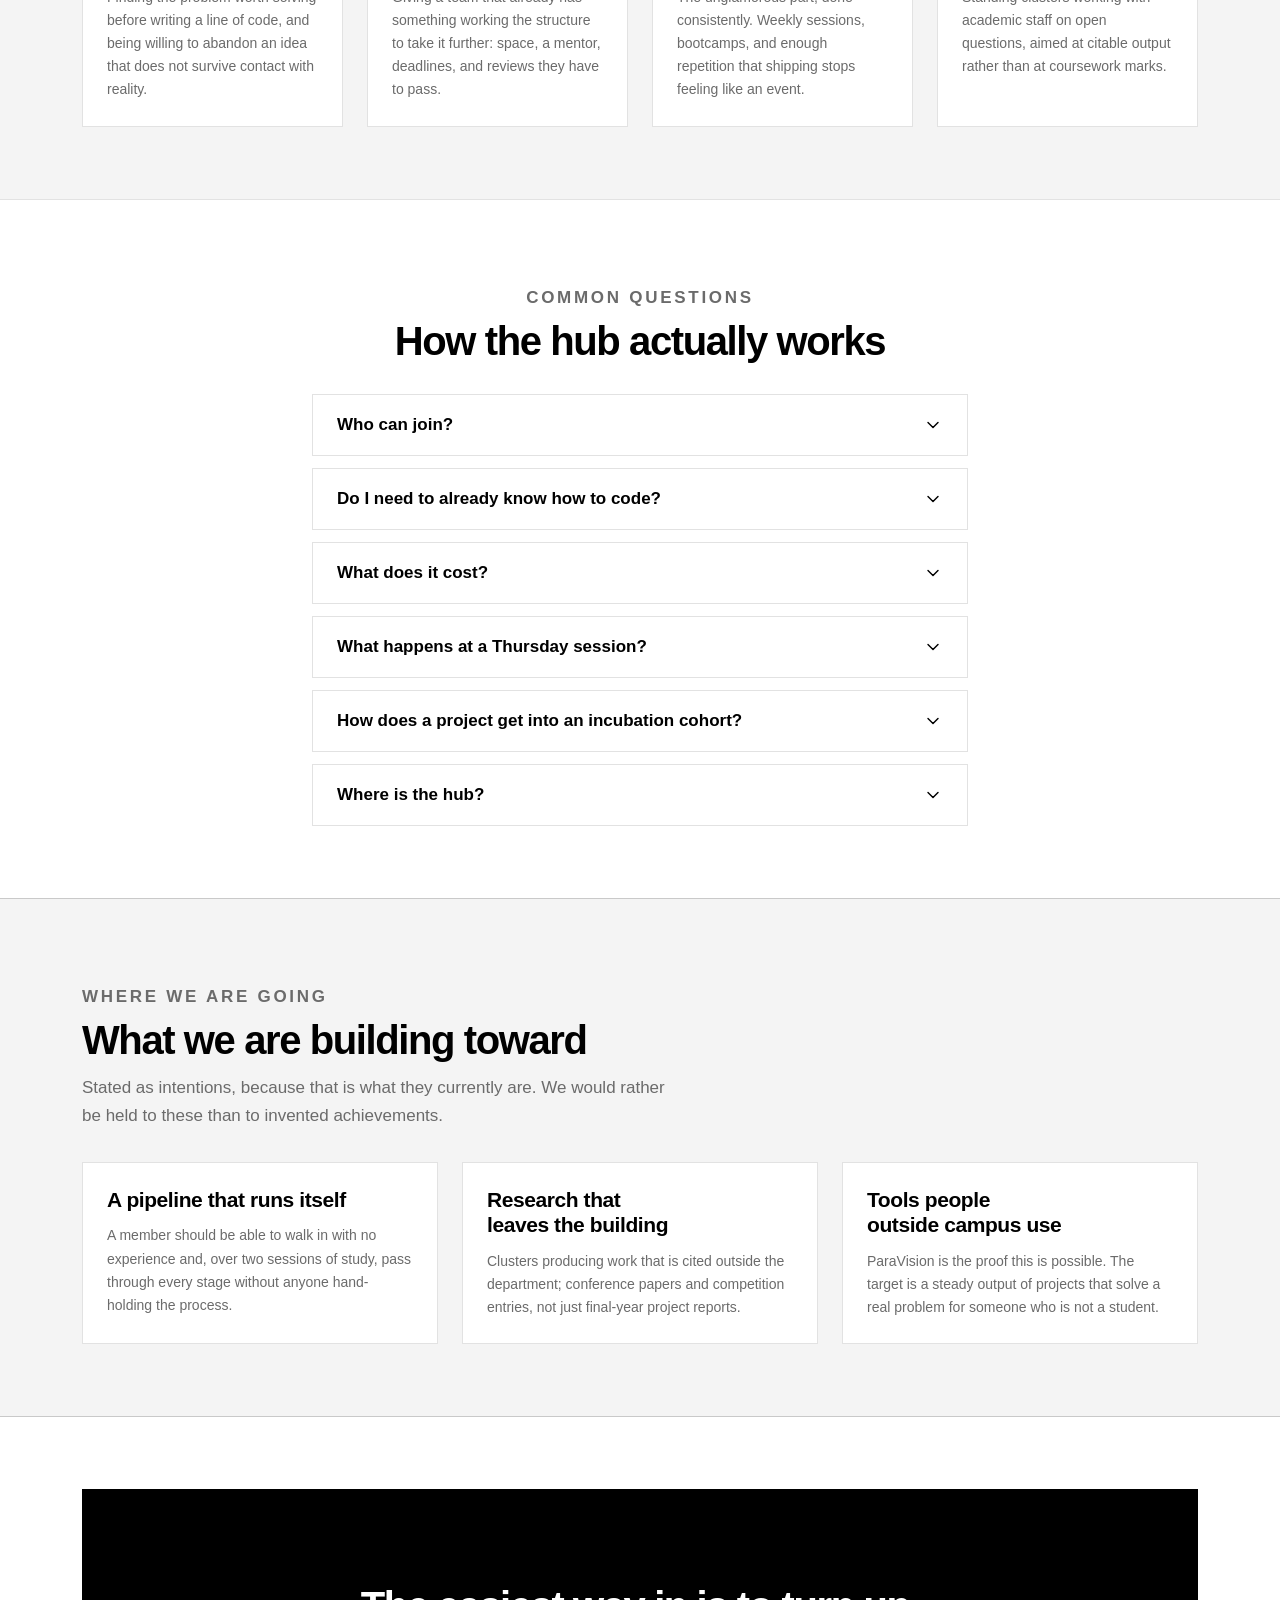
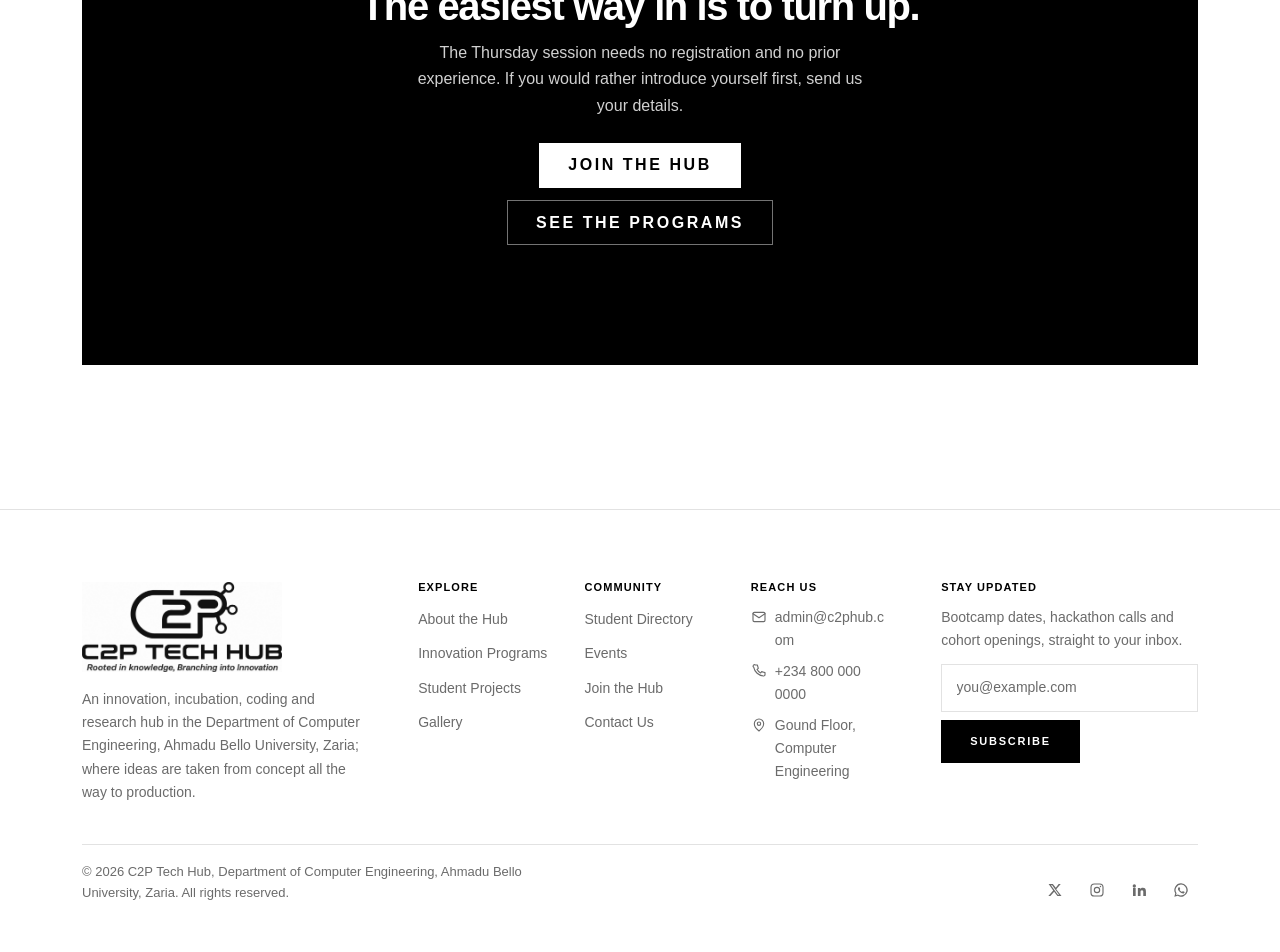
<file: about.html>
<!DOCTYPE html>
<html lang="en">
<head>
  <meta charset="utf-8">
  <meta name="viewport" content="width=device-width, initial-scale=1">
  <title>About the Hub | C2P Tech Hub; Concept to Production</title>
  <meta name="description" content="C2P Tech Hub is a newly established innovation, incubation, coding and research hub in the Department of Computer Engineering, Ahmadu Bello University, Zaria. Here is what we are building and how it works.">
  <meta name="author" content="C2P Tech Hub, Department of Computer Engineering, Ahmadu Bello University, Zaria">
  <meta name="theme-color" content="#111111">
  <link rel="icon" href="assets/images/brand/c2p-mark-mono.png" type="image/png">
  <link rel="stylesheet" href="assets/css/reset.css">
  <link rel="stylesheet" href="assets/css/tokens.css">
  <link rel="stylesheet" href="assets/css/main.css">
  <link rel="stylesheet" href="assets/css/responsive.css">

  <!-- Declarative ld+json data island, not executable code. -->
  <script type="application/ld+json">
  {
    "@context": "https://schema.org",
    "@type": "AboutPage",
    "name": "About the C2P Tech Hub",
    "url": "https://c2phub.com/about.html",
    "description": "What the C2P Tech Hub is, why it exists, and how membership works.",
    "isPartOf": {
      "@type": "WebSite",
      "name": "C2P Tech Hub",
      "url": "https://c2phub.com/"
    },
    "about": {
      "@type": "EducationalOrganization",
      "name": "C2P Tech Hub",
      "alternateName": "Concept to Production Tech Hub",
      "foundingDate": "2025-10-17",
      "slogan": "Rooted in knowledge, Branching into Innovation",
      "email": "admin@c2phub.com",
      "parentOrganization": {
        "@type": "CollegeOrUniversity",
        "name": "Ahmadu Bello University, Zaria"
      },
      "address": {
        "@type": "PostalAddress",
        "streetAddress": "Department of Computer Engineering, First Floor",
        "addressLocality": "Zaria",
        "addressRegion": "Kaduna State",
        "addressCountry": "NG"
      }
    }
  }
  </script>
</head>

<body>
  <a class="skip-link" href="#main">Skip to main content</a>

  <!-- Shared header / navigation -->
  <header class="site-header">
    <div class="container header-inner">

      <a class="brand" href="index.html">
        <img class="brand-mark" src="assets/images/brand/c2p-mark-mono.png"
             alt="C2P Tech Hub logo mark" width="320" height="169">
        <span class="brand-text">
          <span class="brand-name">C2P Tech Hub</span>
          <span class="brand-tagline">Concept to Production</span>
        </span>
      </a>

      <input class="nav-toggle" type="checkbox" id="nav-toggle">
      <label class="nav-toggle-label" for="nav-toggle">
        <svg class="icon icon-open" viewBox="0 0 24 24" aria-hidden="true" focusable="false">
          <path d="M4 7h16M4 12h16M4 17h16"/>
        </svg>
        <svg class="icon icon-close" viewBox="0 0 24 24" aria-hidden="true" focusable="false">
          <path d="M6 6l12 12M18 6L6 18"/>
        </svg>
        <span class="sr-only">Show or hide the main menu</span>
      </label>

      <nav class="site-nav" aria-label="Primary">
        <ul class="nav-list">
          <li><a class="nav-link" href="index.html">Home</a></li>
          <li><a class="nav-link" href="about.html" aria-current="page">About</a></li>
          <li><a class="nav-link" href="programs.html">Programs</a></li>
          <li><a class="nav-link" href="projects.html">Projects</a></li>
          <li><a class="nav-link" href="directory.html">Directory</a></li>
          <li><a class="nav-link" href="gallery.html">Gallery</a></li>
          <li><a class="nav-link" href="events.html">Events</a></li>
          <li><a class="nav-link" href="join.html">Join</a></li>
          <li><a class="nav-link" href="contact.html">Contact</a></li>
        </ul>
      </nav>

      <a class="btn btn-primary header-cta" href="join.html">
        Join the Hub
        <svg class="icon icon--sm" viewBox="0 0 24 24" aria-hidden="true" focusable="false">
          <path d="M5 12h14M13 6l6 6-6 6"/>
        </svg>
      </a>

    </div>
  </header>

  <main id="main">

    <!-- Page banner -->
    <section class="page-banner" aria-labelledby="page-title">
      <div class="container">
        <nav class="breadcrumb" aria-label="Breadcrumb">
          <ol>
            <li><a href="index.html">Home</a></li>
            <li aria-current="page">About</li>
          </ol>
        </nav>
        <h1 id="page-title">About the Hub</h1>
        <p>
          C2P Tech Hub is new. This page is about what we are building and how it
          works; not a list of things we have already done.
        </p>
      </div>
    </section>

    <!-- Why we exist -->
    <section class="section" aria-labelledby="why-title">
      <div class="container">
        <div class="split">

          <div class="prose">
            <p class="eyebrow">Why the hub exists</p>
            <h2 id="why-title">Plenty of theory. Nowhere to build.</h2>
            <p>
              Computer engineering students at Ahmadu Bello University finish their
              degrees knowing a great deal about how systems work in principle. What
              is harder to come by is somewhere to actually build one: a bench, a
              deadline, someone more senior to unblock you, and a reason to finish.
            </p>
            <p>
              C2P Tech Hub exists to close that gap. It is a learning environment in
              the Department of Computer Engineering where students and curious minds
              can conceptualize ideas and bring them to life. Our scope spans
              innovation, incubation, coding and research, and the name states the
              intent plainly: <strong>concept to production</strong>.
            </p>
            <p>
              We were established in the 2025/2026 session, so we are deliberately
              careful about what we claim. We would rather point at four working
              projects and one national title than at a long history we do not have.
            </p>
          </div>

          <figure class="feature__media">
            <img loading="lazy" decoding="async" src="assets/images/photos/hub-lab-workstations.jpg"
                 alt="The C2P Tech Hub workspace on the first floor of the Computer Engineering building, with project benches and shared screens"
                 width="960" height="1280">
          </figure>

        </div>
      </div>
    </section>

    <!-- Four pillars -->
    <section class="section section--sunken" aria-labelledby="pillars-title">
      <div class="container">

        <div class="section-head">
          <p class="eyebrow">Our scope</p>
          <h2 id="pillars-title">Four things we do</h2>
          <p>These are not separate departments. Most members touch all four in a single session.</p>
        </div>

        <div class="grid grid--4">

          <article class="card">
            <div class="card__head">
              <span class="icon-plate" aria-hidden="true">
                <svg class="icon" viewBox="0 0 24 24" focusable="false">
                  <path d="M13.5 2.5L5 13.5h6L10.5 21.5 19 10.5h-6z"/>
                </svg>
              </span>
            </div>
            <h3>Innovation</h3>
            <p>Finding the problem worth solving before writing a line of code, and being willing to abandon an idea that does not survive contact with reality.</p>
          </article>

          <article class="card">
            <div class="card__head">
              <span class="icon-plate" aria-hidden="true">
                <svg class="icon" viewBox="0 0 24 24" focusable="false">
                  <path d="M13.5 3.5c3.4 0 7 3.6 7 7 0 4.5-5.2 8-8 9.5l-2-2c1.5-2.8 5-8 9.5-8"/>
                  <circle cx="14.5" cy="9.5" r="1.8"/>
                  <path d="M6.5 14.5L4 17l3 3 2.5-2.5"/>
                </svg>
              </span>
            </div>
            <h3>Incubation</h3>
            <p>Giving a team that already has something working the structure to take it further: space, a mentor, deadlines, and reviews they have to pass.</p>
          </article>

          <article class="card">
            <div class="card__head">
              <span class="icon-plate" aria-hidden="true">
                <svg class="icon" viewBox="0 0 24 24" focusable="false">
                  <path d="M8.5 8L4 12l4.5 4M15.5 8l4.5 4-4.5 4M13.5 5l-3 14"/>
                </svg>
              </span>
            </div>
            <h3>Coding</h3>
            <p>The unglamorous part, done consistently. Weekly sessions, bootcamps, and enough repetition that shipping stops feeling like an event.</p>
          </article>

          <article class="card">
            <div class="card__head">
              <span class="icon-plate" aria-hidden="true">
                <svg class="icon" viewBox="0 0 24 24" focusable="false">
                  <path d="M9 3h3v7H9zM7.5 10h6M6 21h14"/>
                  <path d="M10.5 13a5.5 5.5 0 0 0 5.5 5.5"/>
                  <path d="M13.5 5.5A6.5 6.5 0 0 1 18 18"/>
                </svg>
              </span>
            </div>
            <h3>Research</h3>
            <p>Standing clusters working with academic staff on open questions, aimed at citable output rather than at coursework marks.</p>
          </article>

        </div>

      </div>
    </section>

    <!-- Accordion: how it works -->
    <section class="section" aria-labelledby="faq-title">
      <div class="container container--narrow">

        <div class="section-head">
          <p class="eyebrow">Common questions</p>
          <h2 id="faq-title">How the hub actually works</h2>
        </div>

        <!-- CSS-only component 2 of 4: native <details>/<summary> accordion, no JavaScript. -->
        <div class="accordion">

          <details class="accordion__item">
            <summary class="accordion__summary">
              Who can join?
              <svg class="icon chevron" viewBox="0 0 24 24" aria-hidden="true" focusable="false">
                <path d="M6 9l6 6 6-6"/>
              </svg>
            </summary>
            <div class="accordion__panel">
              <p>
                Any student of Ahmadu Bello University, at any level from 100L
                upward. The hub sits inside the Department of Computer Engineering
                but membership is not restricted to it; we currently have
                members from Computer Science, Electrical and Electronics
                Engineering, and Mechatronics Engineering.
              </p>
            </div>
          </details>

          <details class="accordion__item">
            <summary class="accordion__summary">
              Do I need to already know how to code?
              <svg class="icon chevron" viewBox="0 0 24 24" aria-hidden="true" focusable="false">
                <path d="M6 9l6 6 6-6"/>
              </svg>
            </summary>
            <div class="accordion__panel">
              <p>
                No. The introductory bootcamp tracks assume nothing, and the weekly
                Thursday session has no prerequisite at all. What we do ask for is
                that you keep turning up; consistency matters far more here
                than what you already know.
              </p>
            </div>
          </details>

          <details class="accordion__item">
            <summary class="accordion__summary">
              What does it cost?
              <svg class="icon chevron" viewBox="0 0 24 24" aria-hidden="true" focusable="false">
                <path d="M6 9l6 6 6-6"/>
              </svg>
            </summary>
            <div class="accordion__panel">
              <p>
                Membership is free. Development boards and shared machines are
                provided for bootcamps and are used in pairs. If a project needs
                components beyond what the hub stocks, that is discussed with the
                team and the department case by case.
              </p>
            </div>
          </details>

          <details class="accordion__item">
            <summary class="accordion__summary">
              What happens at a Thursday session?
              <svg class="icon chevron" viewBox="0 0 24 24" aria-hidden="true" focusable="false">
                <path d="M6 9l6 6 6-6"/>
              </svg>
            </summary>
            <div class="accordion__panel">
              <p>
                Very little ceremony. People arrive, say what they are stuck on, and
                get on with it. Some members are working through problem sets, some
                are pairing on a project, and senior members move between tables. It
                runs for two hours and there is no register.
              </p>
            </div>
          </details>

          <details class="accordion__item">
            <summary class="accordion__summary">
              How does a project get into an incubation cohort?
              <svg class="icon chevron" viewBox="0 0 24 24" aria-hidden="true" focusable="false">
                <path d="M6 9l6 6 6-6"/>
              </svg>
            </summary>
            <div class="accordion__panel">
              <p>
                You need something that already works, however roughly, and a team
                that will still be there in four months. Most cohort places go to
                teams that did well at a hackathon or finished a strong bootcamp
                project. Eight teams are taken per cohort, and places are lost if
                milestone reviews are missed.
              </p>
            </div>
          </details>

          <details class="accordion__item">
            <summary class="accordion__summary">
              Where is the hub?
              <svg class="icon chevron" viewBox="0 0 24 24" aria-hidden="true" focusable="false">
                <path d="M6 9l6 6 6-6"/>
              </svg>
            </summary>
            <div class="accordion__panel">
              <p>
                First floor of the Department of Computer Engineering, Ahmadu Bello
                University, Zaria. Full directions and contact details are on the
                <a class="text-link" href="contact.html">contact page</a>.
              </p>
            </div>
          </details>

        </div>

      </div>
    </section>

    <!-- What we are building -->
    <section class="section section--tinted" aria-labelledby="building-title">
      <div class="container">

        <div class="section-head section-head--left">
          <p class="eyebrow">Where we are going</p>
          <h2 id="building-title">What we are building toward</h2>
          <p>
            Stated as intentions, because that is what they currently are. We would
            rather be held to these than to invented achievements.
          </p>
        </div>

        <div class="grid grid--3">

          <article class="card">
            <h3>A pipeline that runs itself</h3>
            <p>A member should be able to walk in with no experience and, over two sessions of study, pass through every stage without anyone hand-holding the process.</p>
          </article>

          <article class="card">
            <h3>Research that leaves the building</h3>
            <p>Clusters producing work that is cited outside the department; conference papers and competition entries, not just final-year project reports.</p>
          </article>

          <article class="card">
            <h3>Tools people outside campus use</h3>
            <p>ParaVision is the proof this is possible. The target is a steady output of projects that solve a real problem for someone who is not a student.</p>
          </article>

        </div>

      </div>
    </section>

    <!-- Cta band -->
    <section class="section" aria-labelledby="cta-title">
      <div class="container">
        <div class="cta-band">
          <h2 id="cta-title">The easiest way in is to turn up.</h2>
          <p>
            The Thursday session needs no registration and no prior experience. If
            you would rather introduce yourself first, send us your details.
          </p>
          <p class="cluster">
            <a class="btn btn-inverse btn--lg" href="join.html">Join the Hub</a>
            <a class="btn btn-outline-inverse btn--lg" href="programs.html">See the programs</a>
          </p>
        </div>
      </div>
    </section>

  </main>

  <!-- Shared footer -->
  <footer class="site-footer">
    <div class="container">

      <div class="footer-top">

        <div class="footer-brand">
          <a href="index.html">
            <img class="footer-logo" src="assets/images/brand/c2p-logo-mono.png"
                 alt="C2P Tech Hub; Rooted in knowledge, Branching into Innovation"
                 width="900" height="405">
          </a>
          <p>
            An innovation, incubation, coding and research hub in the Department
            of Computer Engineering, Ahmadu Bello University, Zaria; where
            ideas are taken from concept all the way to production.
          </p>
        </div>

        <div class="footer-nav-groups">

          <div class="footer-group">
            <h2>Explore</h2>
            <ul>
              <li><a href="about.html">About the Hub</a></li>
              <li><a href="programs.html">Innovation Programs</a></li>
              <li><a href="projects.html">Student Projects</a></li>
              <li><a href="gallery.html">Gallery</a></li>
            </ul>
          </div>

          <div class="footer-group">
            <h2>Community</h2>
            <ul>
              <li><a href="directory.html">Student Directory</a></li>
              <li><a href="events.html">Events</a></li>
              <li><a href="join.html">Join the Hub</a></li>
              <li><a href="contact.html">Contact Us</a></li>
            </ul>
          </div>

          <div class="footer-group">
            <h2>Reach Us</h2>
            <ul>
              <li>
                <a href="mailto:admin@c2phub.com">
                  <svg class="icon icon--sm" viewBox="0 0 24 24" aria-hidden="true" focusable="false">
                    <rect x="3" y="5" width="18" height="14" rx="2"/>
                    <path d="M3 7l9 6 9-6"/>
                  </svg>
                  admin@c2phub.com
                </a>
              </li>
              <li>
                <a href="tel:+2348000000000">
                  <svg class="icon icon--sm" viewBox="0 0 24 24" aria-hidden="true" focusable="false">
                    <path d="M6.5 3h3l1.5 5-2 1.5a12 12 0 0 0 5.5 5.5L16 13l5 1.5v3a2 2 0 0 1-2.2 2A16.5 16.5 0 0 1 4 6.2 2 2 0 0 1 6.5 3z"/>
                  </svg>
                  +234 800 000 0000
                </a>
              </li>
              <li>
                <a href="contact.html">
                  <svg class="icon icon--sm" viewBox="0 0 24 24" aria-hidden="true" focusable="false">
                    <path d="M12 21s7-5.6 7-11a7 7 0 1 0-14 0c0 5.4 7 11 7 11z"/>
                    <circle cx="12" cy="10" r="2.5"/>
                  </svg>
                  Gound Floor, Computer Engineering
                </a>
              </li>
            </ul>
          </div>

        </div>

        <div class="footer-subscribe">
          <h2>Stay Updated</h2>
          <p>Bootcamp dates, hackathon calls and cohort openings, straight to your inbox.</p>
          <form class="inline-form" action="mailto:admin@c2phub.com" method="post"
                enctype="text/plain" aria-label="Subscribe to C2P Tech Hub updates">
            <label class="sr-only" for="footer-email">Your email address</label>
            <input class="input" type="email" id="footer-email" name="subscriber_email"
                   placeholder="you@example.com" required>
            <button class="btn btn-primary" type="submit">Subscribe</button>
          </form>
        </div>

      </div>

      <div class="footer-bottom">
        <p>&copy; 2026 C2P Tech Hub, Department of Computer Engineering, Ahmadu Bello University, Zaria. All rights reserved.</p>

        <ul class="social-list">
          <li>
            <a href="https://x.com/c2ptechhub" title="C2P Tech Hub on X">
              <span class="sr-only">C2P Tech Hub on X (placeholder handle)</span>
              <svg class="icon icon--sm icon--filled" viewBox="0 0 24 24" aria-hidden="true" focusable="false">
                <path d="M17.5 3h3.1l-6.8 7.8L21.8 21h-6.2l-4.9-6.3L5.1 21H2l7.3-8.3L2.4 3h6.4l4.4 5.8L17.5 3zm-1.1 16.1h1.7L7.7 4.8H5.9l10.5 14.3z"/>
              </svg>
            </a>
          </li>
          <li>
            <a href="https://instagram.com/c2ptechhub" title="C2P Tech Hub on Instagram">
              <span class="sr-only">C2P Tech Hub on Instagram (placeholder handle)</span>
              <svg class="icon icon--sm" viewBox="0 0 24 24" aria-hidden="true" focusable="false">
                <rect x="3" y="3" width="18" height="18" rx="5"/>
                <circle cx="12" cy="12" r="4"/>
                <circle cx="17.2" cy="6.8" r="1.1" fill="currentColor" stroke="none"/>
              </svg>
            </a>
          </li>
          <li>
            <a href="https://linkedin.com/company/c2p-tech-hub" title="C2P Tech Hub on LinkedIn">
              <span class="sr-only">C2P Tech Hub on LinkedIn (placeholder handle)</span>
              <svg class="icon icon--sm icon--filled" viewBox="0 0 24 24" aria-hidden="true" focusable="false">
                <path d="M4.98 3.5a2.5 2.5 0 1 1 0 5 2.5 2.5 0 0 1 0-5zM3 9h4v12H3V9zm7 0h3.8v1.7h.05c.53-.95 1.83-1.95 3.77-1.95 4.03 0 4.78 2.5 4.78 5.76V21h-4v-5.6c0-1.34-.03-3.06-1.9-3.06-1.9 0-2.2 1.45-2.2 2.96V21h-4V9z"/>
              </svg>
            </a>
          </li>
          <li>
            <a href="https://wa.me/2348000000000" title="C2P Tech Hub on WhatsApp">
              <span class="sr-only">C2P Tech Hub on WhatsApp (placeholder number)</span>
              <svg class="icon icon--sm icon--filled" viewBox="0 0 24 24" aria-hidden="true" focusable="false">
                <path d="M12 2a10 10 0 0 0-8.6 15.05L2 22l5.1-1.33A10 10 0 1 0 12 2zm0 1.9a8.1 8.1 0 1 1-4.13 15.07l-.3-.18-3.02.79.8-2.94-.19-.31A8.1 8.1 0 0 1 12 3.9zm-3.1 4.1c-.16 0-.42.06-.64.3-.22.24-.85.83-.85 2.02s.87 2.34 1 2.5c.12.16 1.7 2.7 4.17 3.68 2.06.81 2.48.65 2.93.61.45-.04 1.45-.59 1.65-1.17.2-.57.2-1.06.14-1.16-.06-.1-.22-.16-.46-.28-.24-.12-1.45-.71-1.67-.79-.22-.08-.39-.12-.55.12-.16.24-.63.79-.77.95-.14.16-.28.18-.52.06-.24-.12-1.03-.38-1.96-1.21-.72-.65-1.21-1.45-1.35-1.69-.14-.24-.02-.37.1-.49.11-.11.24-.28.36-.42.12-.14.16-.24.24-.4.08-.16.04-.3-.02-.42-.06-.12-.54-1.32-.74-1.8-.19-.46-.39-.4-.54-.41h-.46z"/>
              </svg>
            </a>
          </li>
        </ul>
      </div>

    </div>
  </footer>

</body>
</html>
</file>
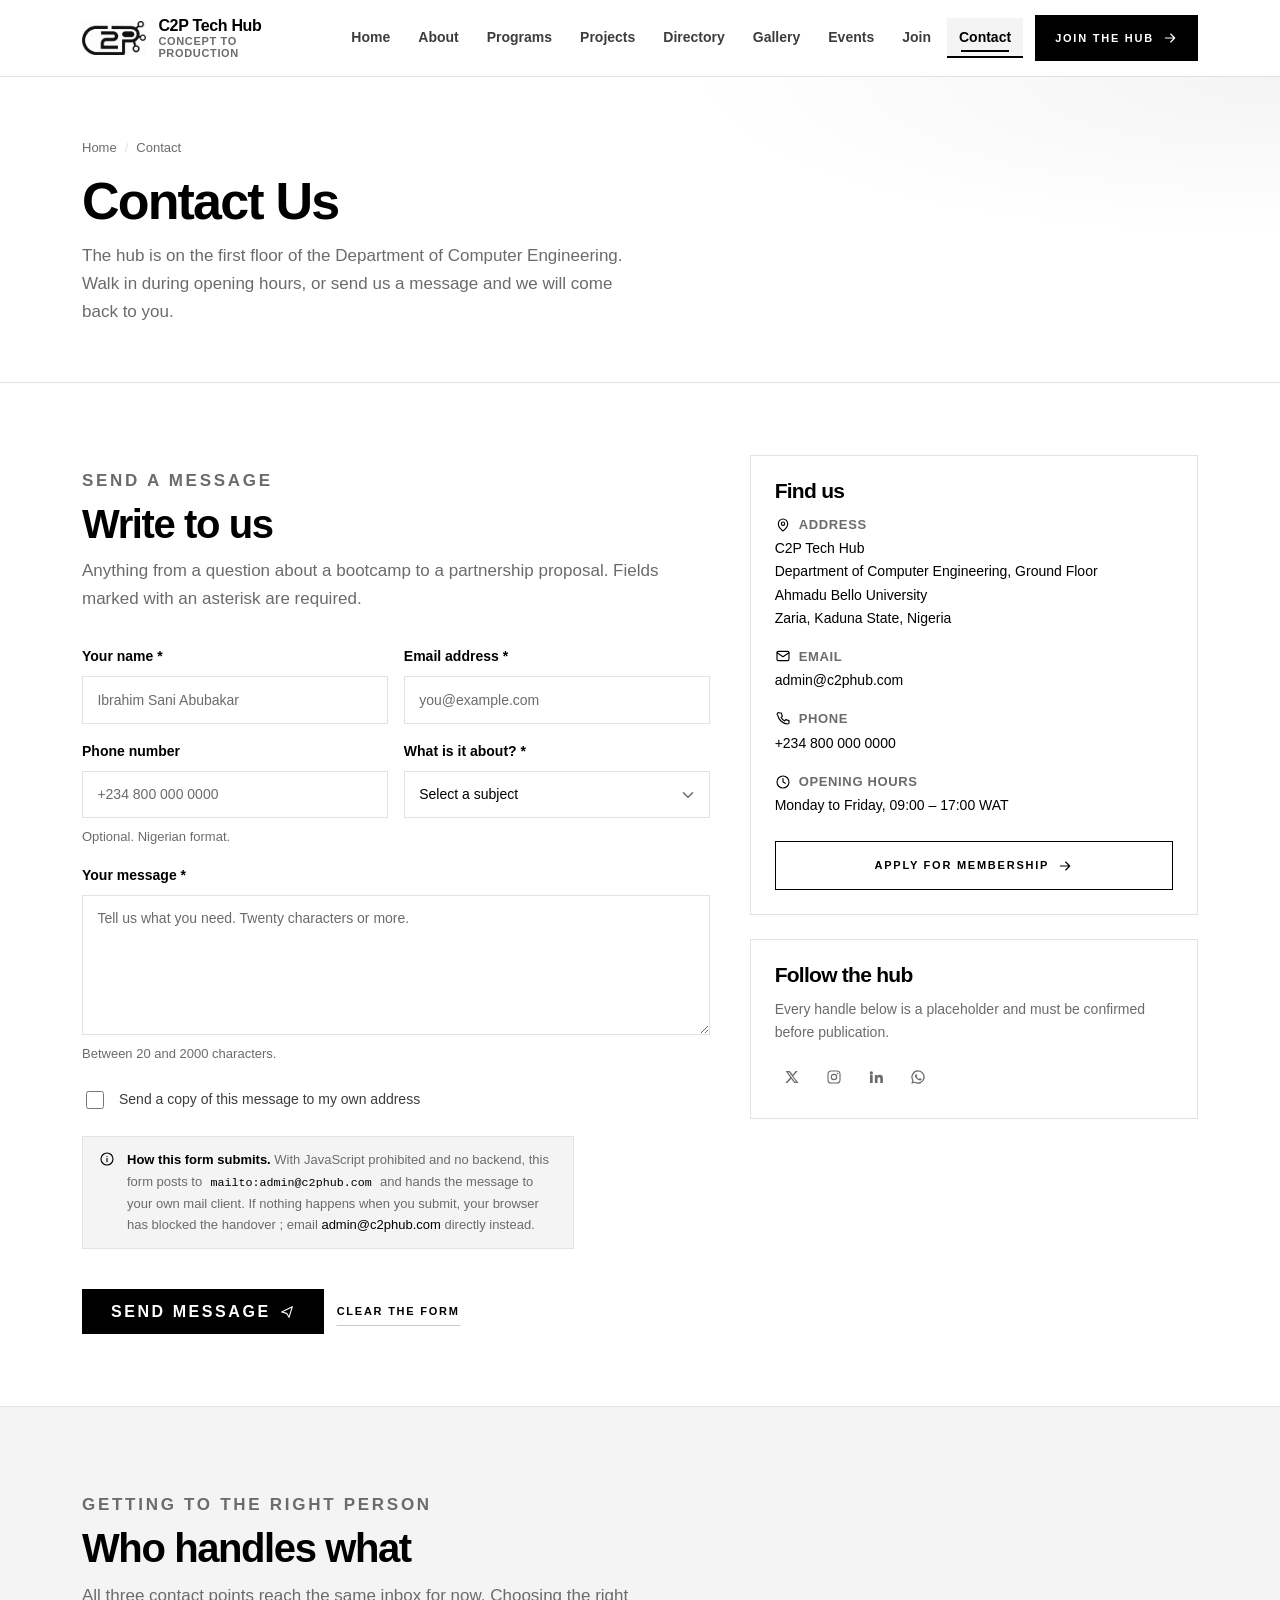
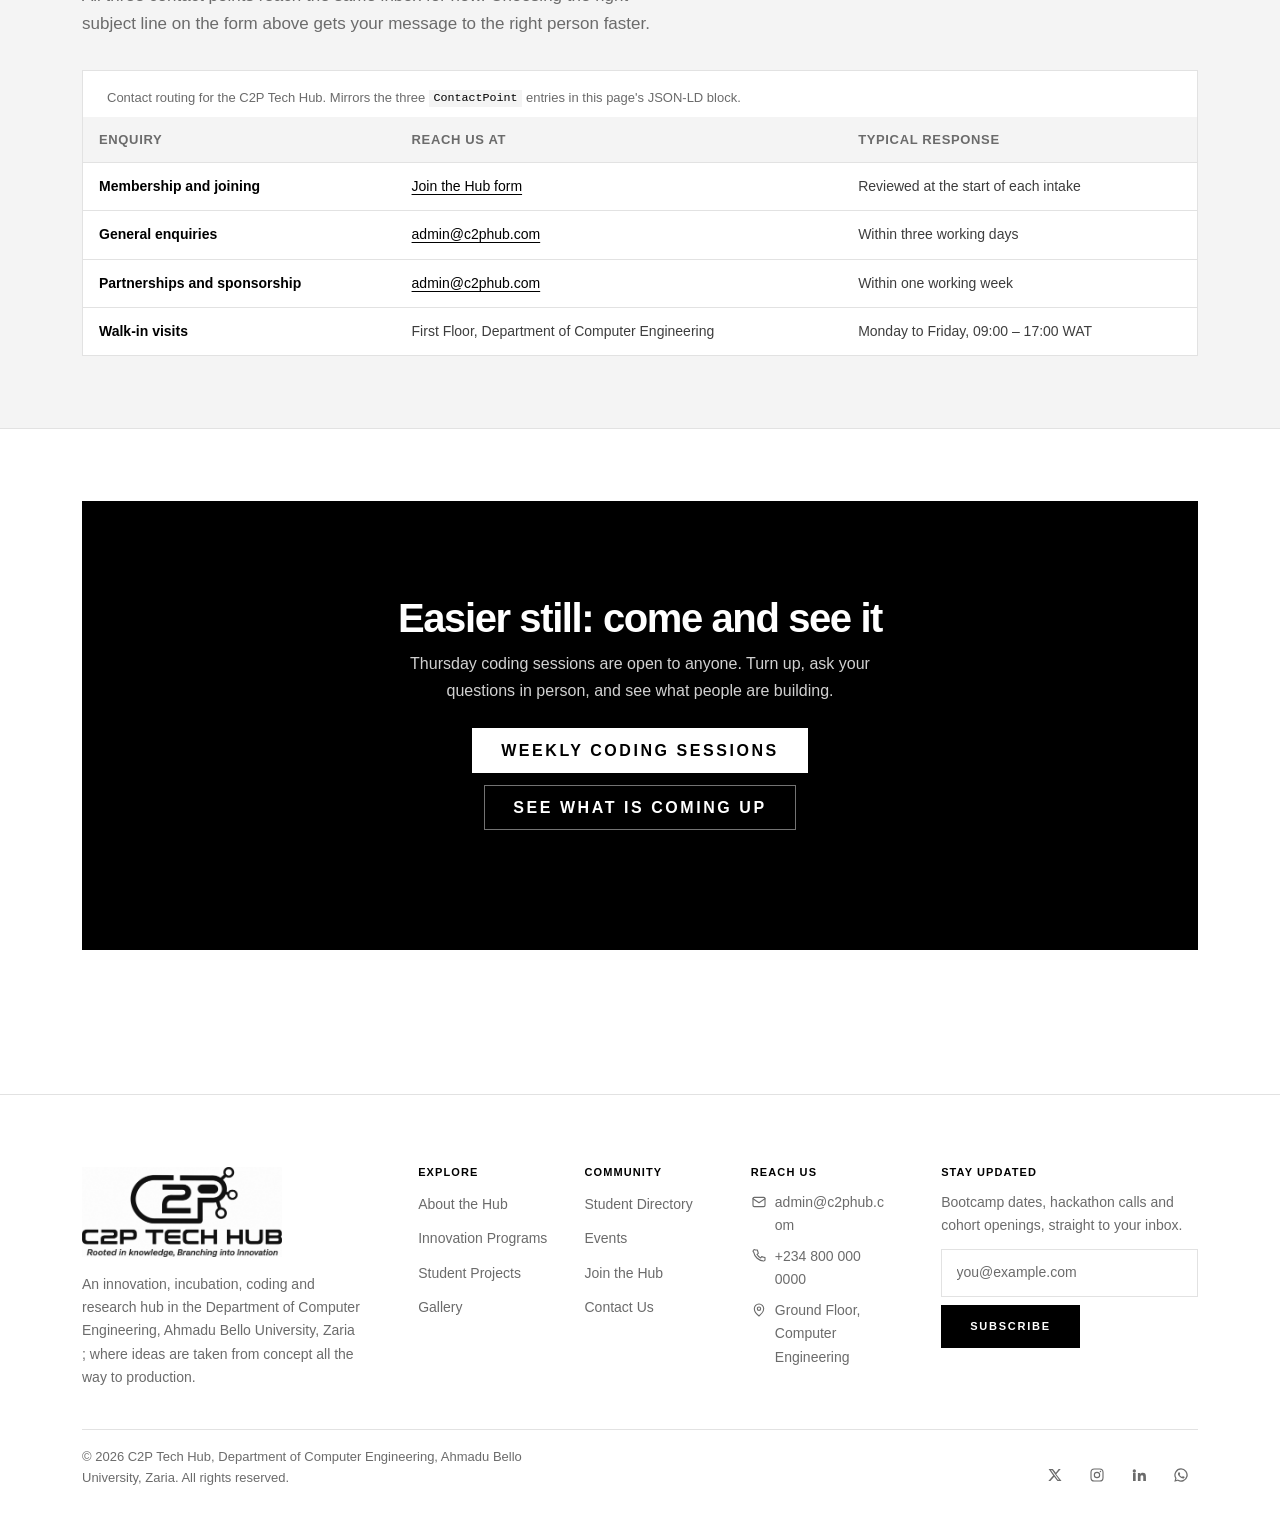
<file: contact.html>
<!DOCTYPE html>
<html lang="en">
<head>
  <meta charset="utf-8">
  <meta name="viewport" content="width=device-width, initial-scale=1">
  <title>Contact | C2P Tech Hub ; Concept to Production</title>
  <meta name="description" content="Contact the C2P Tech Hub: First Floor, Department of Computer Engineering, Ahmadu Bello University, Zaria. Email admin@c2phub.com.">
  <meta name="author" content="C2P Tech Hub, Department of Computer Engineering, Ahmadu Bello University, Zaria">
  <meta name="theme-color" content="#111111">
  <link rel="icon" href="assets/images/brand/c2p-mark-mono.png" type="image/png">
  <link rel="stylesheet" href="assets/css/reset.css">
  <link rel="stylesheet" href="assets/css/tokens.css">
  <link rel="stylesheet" href="assets/css/main.css">
  <link rel="stylesheet" href="assets/css/responsive.css">

  <!-- Declarative ld+json data island, not executable code. -->
  <script type="application/ld+json">
  {
    "@context": "https://schema.org",
    "@type": "EducationalOrganization",
    "name": "C2P Tech Hub",
    "alternateName": "Concept to Production Hub",
    "url": "https://c2phub.com/",
    "logo": "https://c2phub.com/assets/images/brand/c2p-logo-full.png",
    "email": "admin@c2phub.com",
    "telephone": "+234-800-000-0000",
    "description": "An innovation, incubation, coding and research hub in the Department of Computer Engineering, Ahmadu Bello University, Zaria.",
    "parentOrganization": {
      "@type": "CollegeOrUniversity",
      "name": "Ahmadu Bello University, Zaria",
      "department": {
        "@type": "Organization",
        "name": "Department of Computer Engineering"
      }
    },
    "address": {
      "@type": "PostalAddress",
      "name": "C2P Tech Hub",
      "streetAddress": "Department of Computer Engineering, First Floor",
      "addressLocality": "Zaria",
      "addressRegion": "Kaduna State",
      "postalCode": "810107",
      "addressCountry": "NG"
    },
    "contactPoint": [
      {
        "@type": "ContactPoint",
        "contactType": "general enquiries",
        "email": "admin@c2phub.com",
        "telephone": "+234-800-000-0000",
        "areaServed": "NG",
        "availableLanguage": ["English", "Hausa"],
        "hoursAvailable": {
          "@type": "OpeningHoursSpecification",
          "dayOfWeek": ["Monday", "Tuesday", "Wednesday", "Thursday", "Friday"],
          "opens": "09:00",
          "closes": "17:00"
        }
      },
      {
        "@type": "ContactPoint",
        "contactType": "membership",
        "email": "admin@c2phub.com",
        "areaServed": "NG",
        "availableLanguage": ["English", "Hausa"],
        "url": "https://c2phub.com/join.html"
      },
      {
        "@type": "ContactPoint",
        "contactType": "partnerships and sponsorship",
        "email": "admin@c2phub.com",
        "areaServed": "NG",
        "availableLanguage": ["English"]
      }
    ],
    "sameAs": [
      "https://x.com/c2ptechhub",
      "https://instagram.com/c2ptechhub",
      "https://linkedin.com/company/c2p-tech-hub",
      "https://wa.me/2348000000000"
    ]
  }
  </script>
</head>

<body>
  <a class="skip-link" href="#main">Skip to main content</a>

  <!-- Shared header / navigation -->
  <header class="site-header">
    <div class="container header-inner">

      <a class="brand" href="index.html">
        <img class="brand-mark" src="assets/images/brand/c2p-mark-mono.png"
             alt="C2P Tech Hub logo mark" width="320" height="169">
        <span class="brand-text">
          <span class="brand-name">C2P Tech Hub</span>
          <span class="brand-tagline">Concept to Production</span>
        </span>
      </a>

      <input class="nav-toggle" type="checkbox" id="nav-toggle">
      <label class="nav-toggle-label" for="nav-toggle">
        <svg class="icon icon-open" viewBox="0 0 24 24" aria-hidden="true" focusable="false">
          <path d="M4 7h16M4 12h16M4 17h16"/>
        </svg>
        <svg class="icon icon-close" viewBox="0 0 24 24" aria-hidden="true" focusable="false">
          <path d="M6 6l12 12M18 6L6 18"/>
        </svg>
        <span class="sr-only">Show or hide the main menu</span>
      </label>

      <nav class="site-nav" aria-label="Primary">
        <ul class="nav-list">
          <li><a class="nav-link" href="index.html">Home</a></li>
          <li><a class="nav-link" href="about.html">About</a></li>
          <li><a class="nav-link" href="programs.html">Programs</a></li>
          <li><a class="nav-link" href="projects.html">Projects</a></li>
          <li><a class="nav-link" href="directory.html">Directory</a></li>
          <li><a class="nav-link" href="gallery.html">Gallery</a></li>
          <li><a class="nav-link" href="events.html">Events</a></li>
          <li><a class="nav-link" href="join.html">Join</a></li>
          <li><a class="nav-link" href="contact.html" aria-current="page">Contact</a></li>
        </ul>
      </nav>

      <a class="btn btn-primary header-cta" href="join.html">
        Join the Hub
        <svg class="icon icon--sm" viewBox="0 0 24 24" aria-hidden="true" focusable="false">
          <path d="M5 12h14M13 6l6 6-6 6"/>
        </svg>
      </a>

    </div>
  </header>

  <main id="main">

    <!-- Page banner -->
    <section class="page-banner" aria-labelledby="page-title">
      <div class="container">
        <nav class="breadcrumb" aria-label="Breadcrumb">
          <ol>
            <li><a href="index.html">Home</a></li>
            <li aria-current="page">Contact</li>
          </ol>
        </nav>
        <h1 id="page-title">Contact Us</h1>
        <p>
          The hub is on the first floor of the Department of Computer Engineering.
          Walk in during opening hours, or send us a message and we will come back
          to you.
        </p>
      </div>
    </section>

    <!-- Form and contact details -->
    <section class="section" aria-labelledby="message-title">
      <div class="container">
        <div class="split split--sidebar">

          <!-- ------------------------- Message form ------------------------- -->
          <div>
            <div class="section-head section-head--left">
              <p class="eyebrow">Send a message</p>
              <h2 id="message-title">Write to us</h2>
              <p>
                Anything from a question about a bootcamp to a partnership proposal.
                Fields marked with an asterisk are required.
              </p>
            </div>

            <!-- Native HTML5 validation and CSS state selectors only; no script. -->

            <form class="form mt-4" action="mailto:admin@c2phub.com" method="post"
                  enctype="text/plain" aria-labelledby="message-title">

              <div class="form-grid form-grid--2">

                <div class="field">
                  <label for="contact-name">Your name <span class="required-mark" aria-hidden="true">*</span></label>
                  <input class="input" type="text" id="contact-name" name="name"
                         placeholder="Ibrahim Sani Abubakar" required minlength="3" maxlength="80"
                         autocomplete="name" aria-describedby="contact-name-error">
                  <span class="error-text" id="contact-name-error">Enter your name, at least three characters.</span>
                </div>

                <div class="field">
                  <label for="contact-email">Email address <span class="required-mark" aria-hidden="true">*</span></label>
                  <input class="input" type="email" id="contact-email" name="email"
                         placeholder="you@example.com" required
                         autocomplete="email" aria-describedby="contact-email-error">
                  <span class="error-text" id="contact-email-error">Enter a valid email address, for example you@example.com.</span>
                </div>

                <div class="field">
                  <label for="contact-phone">Phone number</label>
                  <input class="input" type="tel" id="contact-phone" name="phone"
                         placeholder="+234 800 000 0000"
                         pattern="(\+234|0)[\s-]?[789][01]\d[\s-]?\d{3}[\s-]?\d{4}"
                         autocomplete="tel" aria-describedby="contact-phone-hint contact-phone-error">
                  <span class="hint" id="contact-phone-hint">Optional. Nigerian format.</span>
                  <span class="error-text" id="contact-phone-error">That does not look like a Nigerian phone number.</span>
                </div>

                <div class="field">
                  <label for="contact-subject">What is it about? <span class="required-mark" aria-hidden="true">*</span></label>
                  <select class="select" id="contact-subject" name="subject" required>
                    <option value="">Select a subject</option>
                    <option value="Membership">Membership and joining</option>
                    <option value="Programs">A specific program</option>
                    <option value="Projects">A project or collaboration</option>
                    <option value="Partnership">Partnership or sponsorship</option>
                    <option value="Mentorship">Offering mentorship</option>
                    <option value="Media">Press and media</option>
                    <option value="Other">Something else</option>
                  </select>
                </div>

                <div class="field field--full">
                  <label for="contact-message">Your message <span class="required-mark" aria-hidden="true">*</span></label>
                  <textarea class="textarea" id="contact-message" name="message" required
                            minlength="20" maxlength="2000"
                            placeholder="Tell us what you need. Twenty characters or more."
                            aria-describedby="contact-message-hint contact-message-error"></textarea>
                  <span class="hint" id="contact-message-hint">Between 20 and 2000 characters.</span>
                  <span class="error-text" id="contact-message-error">Write at least 20 characters so we can help properly.</span>
                </div>

              </div>

              <label class="check" for="contact-copy">
                <input type="checkbox" id="contact-copy" name="send_copy" value="yes">
                <span>Send a copy of this message to my own address</span>
              </label>

              <p class="form-note">
                <svg class="icon icon--sm" viewBox="0 0 24 24" aria-hidden="true" focusable="false">
                  <circle cx="12" cy="12" r="9"/>
                  <path d="M12 11v5M12 8h.01"/>
                </svg>
                <span>
                  <strong>How this form submits.</strong> With JavaScript prohibited and no
                  backend, this form posts to <code>mailto:admin@c2phub.com</code> and hands
                  the message to your own mail client. If nothing happens when you submit,
                  your browser has blocked the handover ; email
                  <a href="mailto:admin@c2phub.com">admin@c2phub.com</a> directly instead.
                </span>
              </p>

              <p class="cluster">
                <button class="btn btn-primary btn--lg" type="submit">
                  Send message
                  <svg class="icon icon--sm" viewBox="0 0 24 24" aria-hidden="true" focusable="false">
                    <path d="M4 12l16-8-5 16-3.5-6L4 12z"/>
                  </svg>
                </button>
                <button class="btn btn-ghost" type="reset">Clear the form</button>
              </p>

            </form>
          </div>

          <!-- ------------------------ Contact details ----------------------- -->
          <aside aria-labelledby="details-title">
            <div class="card">
              <h2 id="details-title" class="mt-0">Find us</h2>

              <dl class="detail-list">
                <div>
                  <dt>
                    <svg class="icon icon--sm" viewBox="0 0 24 24" aria-hidden="true" focusable="false">
                      <path d="M12 21s7-5.6 7-11a7 7 0 1 0-14 0c0 5.4 7 11 7 11z"/>
                      <circle cx="12" cy="10" r="2.5"/>
                    </svg>
                    Address
                  </dt>
                  <dd>
                    <address>
                      C2P Tech Hub<br>
                      Department of Computer Engineering, Ground Floor<br>
                      Ahmadu Bello University<br>
                      Zaria, Kaduna State, Nigeria
                    </address>
                  </dd>
                </div>

                <div>
                  <dt>
                    <svg class="icon icon--sm" viewBox="0 0 24 24" aria-hidden="true" focusable="false">
                      <rect x="3" y="5" width="18" height="14" rx="2"/>
                      <path d="M3 7l9 6 9-6"/>
                    </svg>
                    Email
                  </dt>
                  <dd><a href="mailto:admin@c2phub.com">admin@c2phub.com</a></dd>
                </div>

                <div>
                  <dt>
                    <svg class="icon icon--sm" viewBox="0 0 24 24" aria-hidden="true" focusable="false">
                      <path d="M6.5 3h3l1.5 5-2 1.5a12 12 0 0 0 5.5 5.5L16 13l5 1.5v3a2 2 0 0 1-2.2 2A16.5 16.5 0 0 1 4 6.2 2 2 0 0 1 6.5 3z"/>
                    </svg>
                    Phone
                  </dt>
                  <dd>
                    <a href="tel:+2348000000000">+234 800 000 0000</a>
                  </dd>
                </div>

                <div>
                  <dt>
                    <svg class="icon icon--sm" viewBox="0 0 24 24" aria-hidden="true" focusable="false">
                      <circle cx="12" cy="12" r="9"/>
                      <path d="M12 7v5l3.5 2"/>
                    </svg>
                    Opening hours
                  </dt>
                  <dd>Monday to Friday, 09:00 &ndash; 17:00 WAT</dd>
                </div>
              </dl>

              <p class="mt-5">
                <a class="btn btn-secondary btn--block" href="join.html">
                  Apply for membership
                  <svg class="icon icon--sm" viewBox="0 0 24 24" aria-hidden="true" focusable="false">
                    <path d="M5 12h14M13 6l6 6-6 6"/>
                  </svg>
                </a>
              </p>
            </div>

            <div class="card mt-5">
              <h2 class="mt-0">Follow the hub</h2>
              <p>
                Every handle below is a placeholder and must be confirmed before
                publication.
              </p>
              <ul class="social-list">
                <li>
                  <a href="https://x.com/c2ptechhub" title="C2P Tech Hub on X">
                    <span class="sr-only">C2P Tech Hub on X (placeholder handle)</span>
                    <svg class="icon icon--sm icon--filled" viewBox="0 0 24 24" aria-hidden="true" focusable="false">
                      <path d="M17.5 3h3.1l-6.8 7.8L21.8 21h-6.2l-4.9-6.3L5.1 21H2l7.3-8.3L2.4 3h6.4l4.4 5.8L17.5 3zm-1.1 16.1h1.7L7.7 4.8H5.9l10.5 14.3z"/>
                    </svg>
                  </a>
                </li>
                <li>
                  <a href="https://instagram.com/c2ptechhub" title="C2P Tech Hub on Instagram">
                    <span class="sr-only">C2P Tech Hub on Instagram (placeholder handle)</span>
                    <svg class="icon icon--sm" viewBox="0 0 24 24" aria-hidden="true" focusable="false">
                      <rect x="3" y="3" width="18" height="18" rx="5"/>
                      <circle cx="12" cy="12" r="4"/>
                      <circle cx="17.2" cy="6.8" r="1.1" fill="currentColor" stroke="none"/>
                    </svg>
                  </a>
                </li>
                <li>
                  <a href="https://linkedin.com/company/c2p-tech-hub" title="C2P Tech Hub on LinkedIn">
                    <span class="sr-only">C2P Tech Hub on LinkedIn (placeholder handle)</span>
                    <svg class="icon icon--sm icon--filled" viewBox="0 0 24 24" aria-hidden="true" focusable="false">
                      <path d="M4.98 3.5a2.5 2.5 0 1 1 0 5 2.5 2.5 0 0 1 0-5zM3 9h4v12H3V9zm7 0h3.8v1.7h.05c.53-.95 1.83-1.95 3.77-1.95 4.03 0 4.78 2.5 4.78 5.76V21h-4v-5.6c0-1.34-.03-3.06-1.9-3.06-1.9 0-2.2 1.45-2.2 2.96V21h-4V9z"/>
                    </svg>
                  </a>
                </li>
                <li>
                  <a href="https://wa.me/2348000000000" title="C2P Tech Hub on WhatsApp">
                    <span class="sr-only">C2P Tech Hub on WhatsApp (placeholder number)</span>
                    <svg class="icon icon--sm icon--filled" viewBox="0 0 24 24" aria-hidden="true" focusable="false">
                      <path d="M12 2a10 10 0 0 0-8.6 15.05L2 22l5.1-1.33A10 10 0 1 0 12 2zm0 1.9a8.1 8.1 0 1 1-4.13 15.07l-.3-.18-3.02.79.8-2.94-.19-.31A8.1 8.1 0 0 1 12 3.9zm-3.1 4.1c-.16 0-.42.06-.64.3-.22.24-.85.83-.85 2.02s.87 2.34 1 2.5c.12.16 1.7 2.7 4.17 3.68 2.06.81 2.48.65 2.93.61.45-.04 1.45-.59 1.65-1.17.2-.57.2-1.06.14-1.16-.06-.1-.22-.16-.46-.28-.24-.12-1.45-.71-1.67-.79-.22-.08-.39-.12-.55.12-.16.24-.63.79-.77.95-.14.16-.28.18-.52.06-.24-.12-1.03-.38-1.96-1.21-.72-.65-1.21-1.45-1.35-1.69-.14-.24-.02-.37.1-.49.11-.11.24-.28.36-.42.12-.14.16-.24.24-.4.08-.16.04-.3-.02-.42-.06-.12-.54-1.32-.74-1.8-.19-.46-.39-.4-.54-.41h-.46z"/>
                    </svg>
                  </a>
                </li>
              </ul>
            </div>
          </aside>

        </div>
      </div>
    </section>

    <!-- Who to ask table -->
    <section class="section section--sunken" aria-labelledby="routing-title">
      <div class="container">

        <div class="section-head section-head--left">
          <p class="eyebrow">Getting to the right person</p>
          <h2 id="routing-title">Who handles what</h2>
          <p>
            All three contact points reach the same inbox for now. Choosing the right
            subject line on the form above gets your message to the right person
            faster.
          </p>
        </div>

        <div class="table-wrap mt-5">
          <table class="data-table">
            <caption>
              Contact routing for the C2P Tech Hub. Mirrors the three
              <code>ContactPoint</code> entries in this page's JSON-LD block.
            </caption>
            <thead>
              <tr>
                <th scope="col">Enquiry</th>
                <th scope="col">Reach us at</th>
                <th scope="col">Typical response</th>
              </tr>
            </thead>
            <tbody>
              <tr>
                <th scope="row">Membership and joining</th>
                <td><a href="join.html">Join the Hub form</a></td>
                <td>Reviewed at the start of each intake</td>
              </tr>
              <tr>
                <th scope="row">General enquiries</th>
                <td><a href="mailto:admin@c2phub.com">admin@c2phub.com</a></td>
                <td>Within three working days</td>
              </tr>
              <tr>
                <th scope="row">Partnerships and sponsorship</th>
                <td><a href="mailto:admin@c2phub.com">admin@c2phub.com</a></td>
                <td>Within one working week</td>
              </tr>
              <tr>
                <th scope="row">Walk-in visits</th>
                <td>First Floor, Department of Computer Engineering</td>
                <td>Monday to Friday, 09:00 &ndash; 17:00 WAT</td>
              </tr>
            </tbody>
          </table>
        </div>

      </div>
    </section>

    <!-- Cta band -->
    <section class="section" aria-labelledby="cta-title">
      <div class="container">
        <div class="cta-band">
          <h2 id="cta-title">Easier still: come and see it</h2>
          <p>
            Thursday coding sessions are open to anyone. Turn up, ask your questions
            in person, and see what people are building.
          </p>
          <p class="cluster">
            <a class="btn btn-inverse btn--lg" href="programs.html#prog-coding-sessions">Weekly coding sessions</a>
            <a class="btn btn-outline-inverse btn--lg" href="events.html">See what is coming up</a>
          </p>
        </div>
      </div>
    </section>

  </main>

  <!-- Shared footer -->
  <footer class="site-footer">
    <div class="container">

      <div class="footer-top">

        <div class="footer-brand">
          <a href="index.html">
            <img class="footer-logo" src="assets/images/brand/c2p-logo-mono.png"
                 alt="C2P Tech Hub ; Rooted in knowledge, Branching into Innovation"
                 width="900" height="405">
          </a>
          <p>
            An innovation, incubation, coding and research hub in the Department
            of Computer Engineering, Ahmadu Bello University, Zaria ; where
            ideas are taken from concept all the way to production.
          </p>
        </div>

        <div class="footer-nav-groups">

          <div class="footer-group">
            <h2>Explore</h2>
            <ul>
              <li><a href="about.html">About the Hub</a></li>
              <li><a href="programs.html">Innovation Programs</a></li>
              <li><a href="projects.html">Student Projects</a></li>
              <li><a href="gallery.html">Gallery</a></li>
            </ul>
          </div>

          <div class="footer-group">
            <h2>Community</h2>
            <ul>
              <li><a href="directory.html">Student Directory</a></li>
              <li><a href="events.html">Events</a></li>
              <li><a href="join.html">Join the Hub</a></li>
              <li><a href="contact.html">Contact Us</a></li>
            </ul>
          </div>

          <div class="footer-group">
            <h2>Reach Us</h2>
            <ul>
              <li>
                <a href="mailto:admin@c2phub.com">
                  <svg class="icon icon--sm" viewBox="0 0 24 24" aria-hidden="true" focusable="false">
                    <rect x="3" y="5" width="18" height="14" rx="2"/>
                    <path d="M3 7l9 6 9-6"/>
                  </svg>
                  admin@c2phub.com
                </a>
              </li>
              <li>
                <a href="tel:+2348000000000">
                  <svg class="icon icon--sm" viewBox="0 0 24 24" aria-hidden="true" focusable="false">
                    <path d="M6.5 3h3l1.5 5-2 1.5a12 12 0 0 0 5.5 5.5L16 13l5 1.5v3a2 2 0 0 1-2.2 2A16.5 16.5 0 0 1 4 6.2 2 2 0 0 1 6.5 3z"/>
                  </svg>
                  +234 800 000 0000
                </a>
              </li>
              <li>
                <a href="contact.html">
                  <svg class="icon icon--sm" viewBox="0 0 24 24" aria-hidden="true" focusable="false">
                    <path d="M12 21s7-5.6 7-11a7 7 0 1 0-14 0c0 5.4 7 11 7 11z"/>
                    <circle cx="12" cy="10" r="2.5"/>
                  </svg>
                  Ground Floor, Computer Engineering
                </a>
              </li>
            </ul>
          </div>

        </div>

        <div class="footer-subscribe">
          <h2>Stay Updated</h2>
          <p>Bootcamp dates, hackathon calls and cohort openings, straight to your inbox.</p>
          <form class="inline-form" action="mailto:admin@c2phub.com" method="post"
                enctype="text/plain" aria-label="Subscribe to C2P Tech Hub updates">
            <label class="sr-only" for="footer-email">Your email address</label>
            <input class="input" type="email" id="footer-email" name="subscriber_email"
                   placeholder="you@example.com" required>
            <button class="btn btn-primary" type="submit">Subscribe</button>
          </form>
        </div>

      </div>

      <div class="footer-bottom">
        <p>&copy; 2026 C2P Tech Hub, Department of Computer Engineering, Ahmadu Bello University, Zaria. All rights reserved.</p>

        <ul class="social-list">
          <li>
            <a href="https://x.com/c2ptechhub" title="C2P Tech Hub on X">
              <span class="sr-only">C2P Tech Hub on X (placeholder handle)</span>
              <svg class="icon icon--sm icon--filled" viewBox="0 0 24 24" aria-hidden="true" focusable="false">
                <path d="M17.5 3h3.1l-6.8 7.8L21.8 21h-6.2l-4.9-6.3L5.1 21H2l7.3-8.3L2.4 3h6.4l4.4 5.8L17.5 3zm-1.1 16.1h1.7L7.7 4.8H5.9l10.5 14.3z"/>
              </svg>
            </a>
          </li>
          <li>
            <a href="https://instagram.com/c2ptechhub" title="C2P Tech Hub on Instagram">
              <span class="sr-only">C2P Tech Hub on Instagram (placeholder handle)</span>
              <svg class="icon icon--sm" viewBox="0 0 24 24" aria-hidden="true" focusable="false">
                <rect x="3" y="3" width="18" height="18" rx="5"/>
                <circle cx="12" cy="12" r="4"/>
                <circle cx="17.2" cy="6.8" r="1.1" fill="currentColor" stroke="none"/>
              </svg>
            </a>
          </li>
          <li>
            <a href="https://linkedin.com/company/c2p-tech-hub" title="C2P Tech Hub on LinkedIn">
              <span class="sr-only">C2P Tech Hub on LinkedIn (placeholder handle)</span>
              <svg class="icon icon--sm icon--filled" viewBox="0 0 24 24" aria-hidden="true" focusable="false">
                <path d="M4.98 3.5a2.5 2.5 0 1 1 0 5 2.5 2.5 0 0 1 0-5zM3 9h4v12H3V9zm7 0h3.8v1.7h.05c.53-.95 1.83-1.95 3.77-1.95 4.03 0 4.78 2.5 4.78 5.76V21h-4v-5.6c0-1.34-.03-3.06-1.9-3.06-1.9 0-2.2 1.45-2.2 2.96V21h-4V9z"/>
              </svg>
            </a>
          </li>
          <li>
            <a href="https://wa.me/2348000000000" title="C2P Tech Hub on WhatsApp">
              <span class="sr-only">C2P Tech Hub on WhatsApp (placeholder number)</span>
              <svg class="icon icon--sm icon--filled" viewBox="0 0 24 24" aria-hidden="true" focusable="false">
                <path d="M12 2a10 10 0 0 0-8.6 15.05L2 22l5.1-1.33A10 10 0 1 0 12 2zm0 1.9a8.1 8.1 0 1 1-4.13 15.07l-.3-.18-3.02.79.8-2.94-.19-.31A8.1 8.1 0 0 1 12 3.9zm-3.1 4.1c-.16 0-.42.06-.64.3-.22.24-.85.83-.85 2.02s.87 2.34 1 2.5c.12.16 1.7 2.7 4.17 3.68 2.06.81 2.48.65 2.93.61.45-.04 1.45-.59 1.65-1.17.2-.57.2-1.06.14-1.16-.06-.1-.22-.16-.46-.28-.24-.12-1.45-.71-1.67-.79-.22-.08-.39-.12-.55.12-.16.24-.63.79-.77.95-.14.16-.28.18-.52.06-.24-.12-1.03-.38-1.96-1.21-.72-.65-1.21-1.45-1.35-1.69-.14-.24-.02-.37.1-.49.11-.11.24-.28.36-.42.12-.14.16-.24.24-.4.08-.16.04-.3-.02-.42-.06-.12-.54-1.32-.74-1.8-.19-.46-.39-.4-.54-.41h-.46z"/>
              </svg>
            </a>
          </li>
        </ul>
      </div>

    </div>
  </footer>

</body>
</html>
</file>
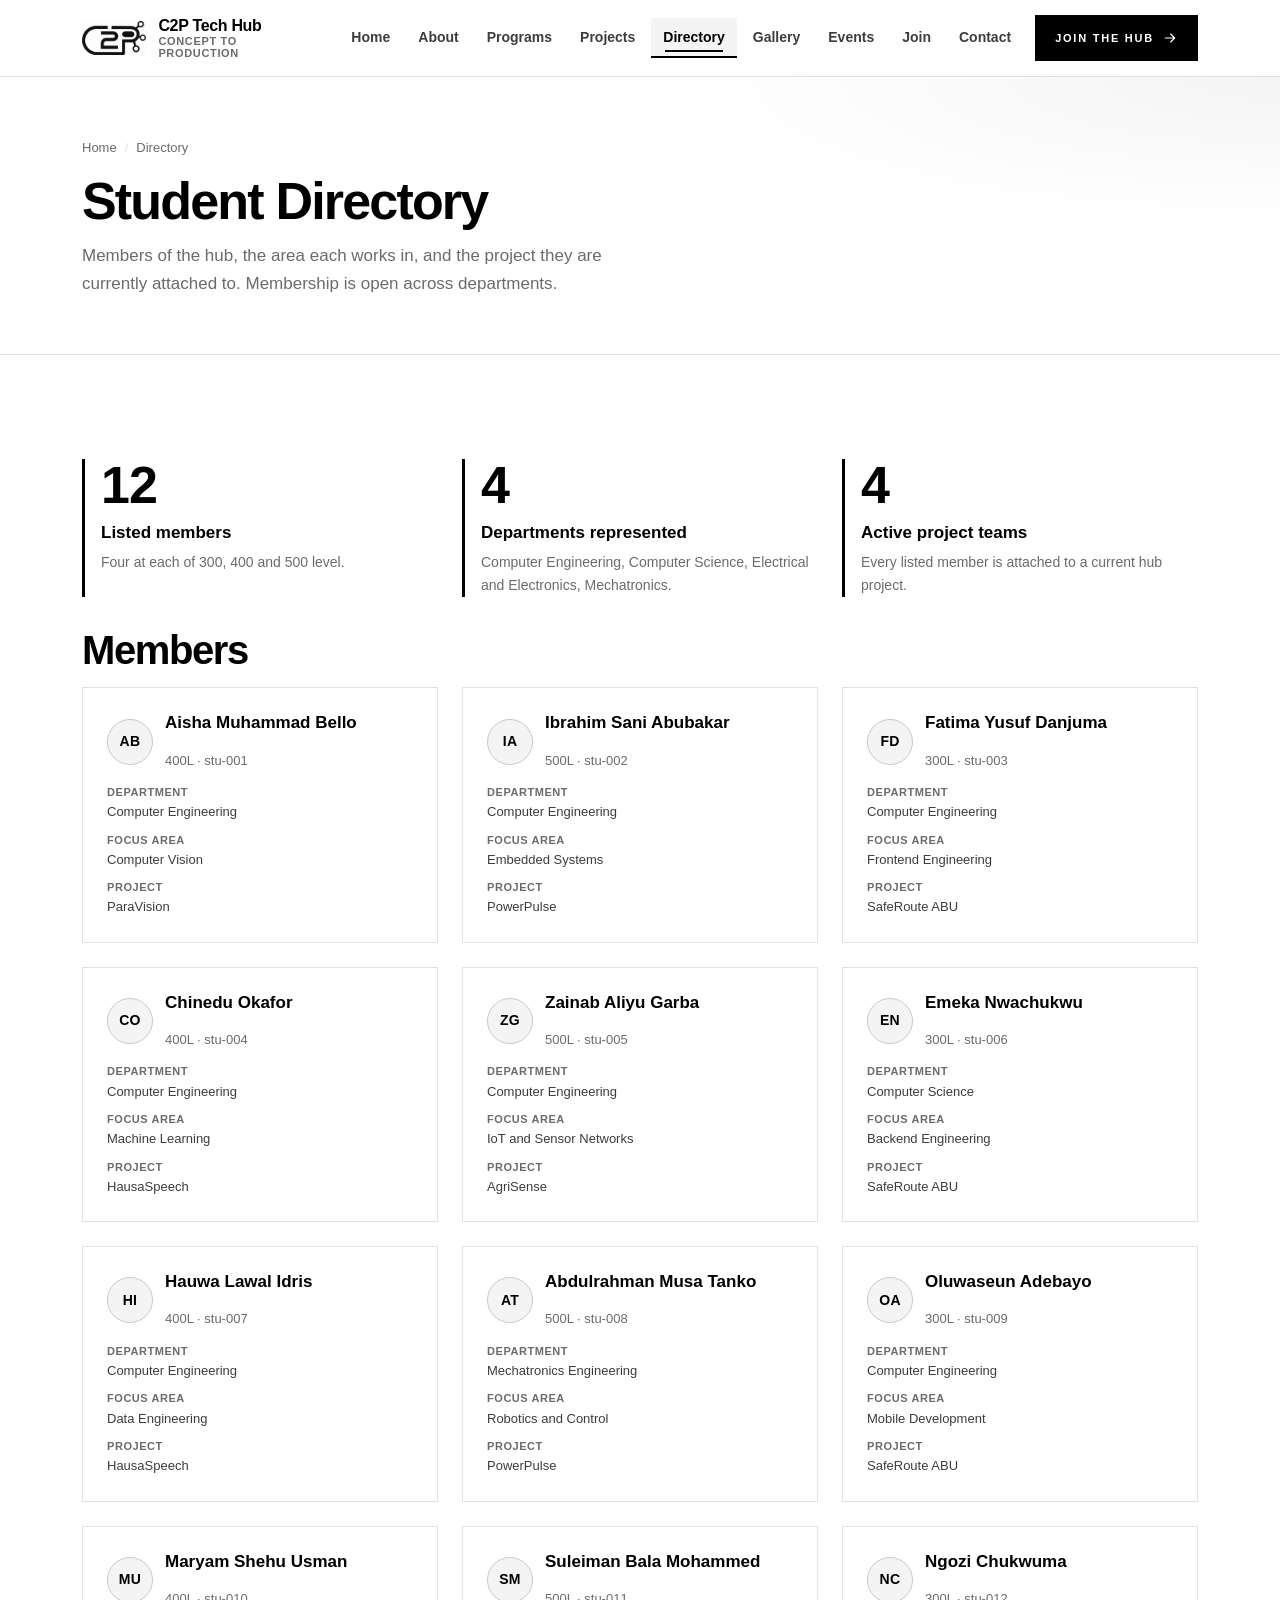
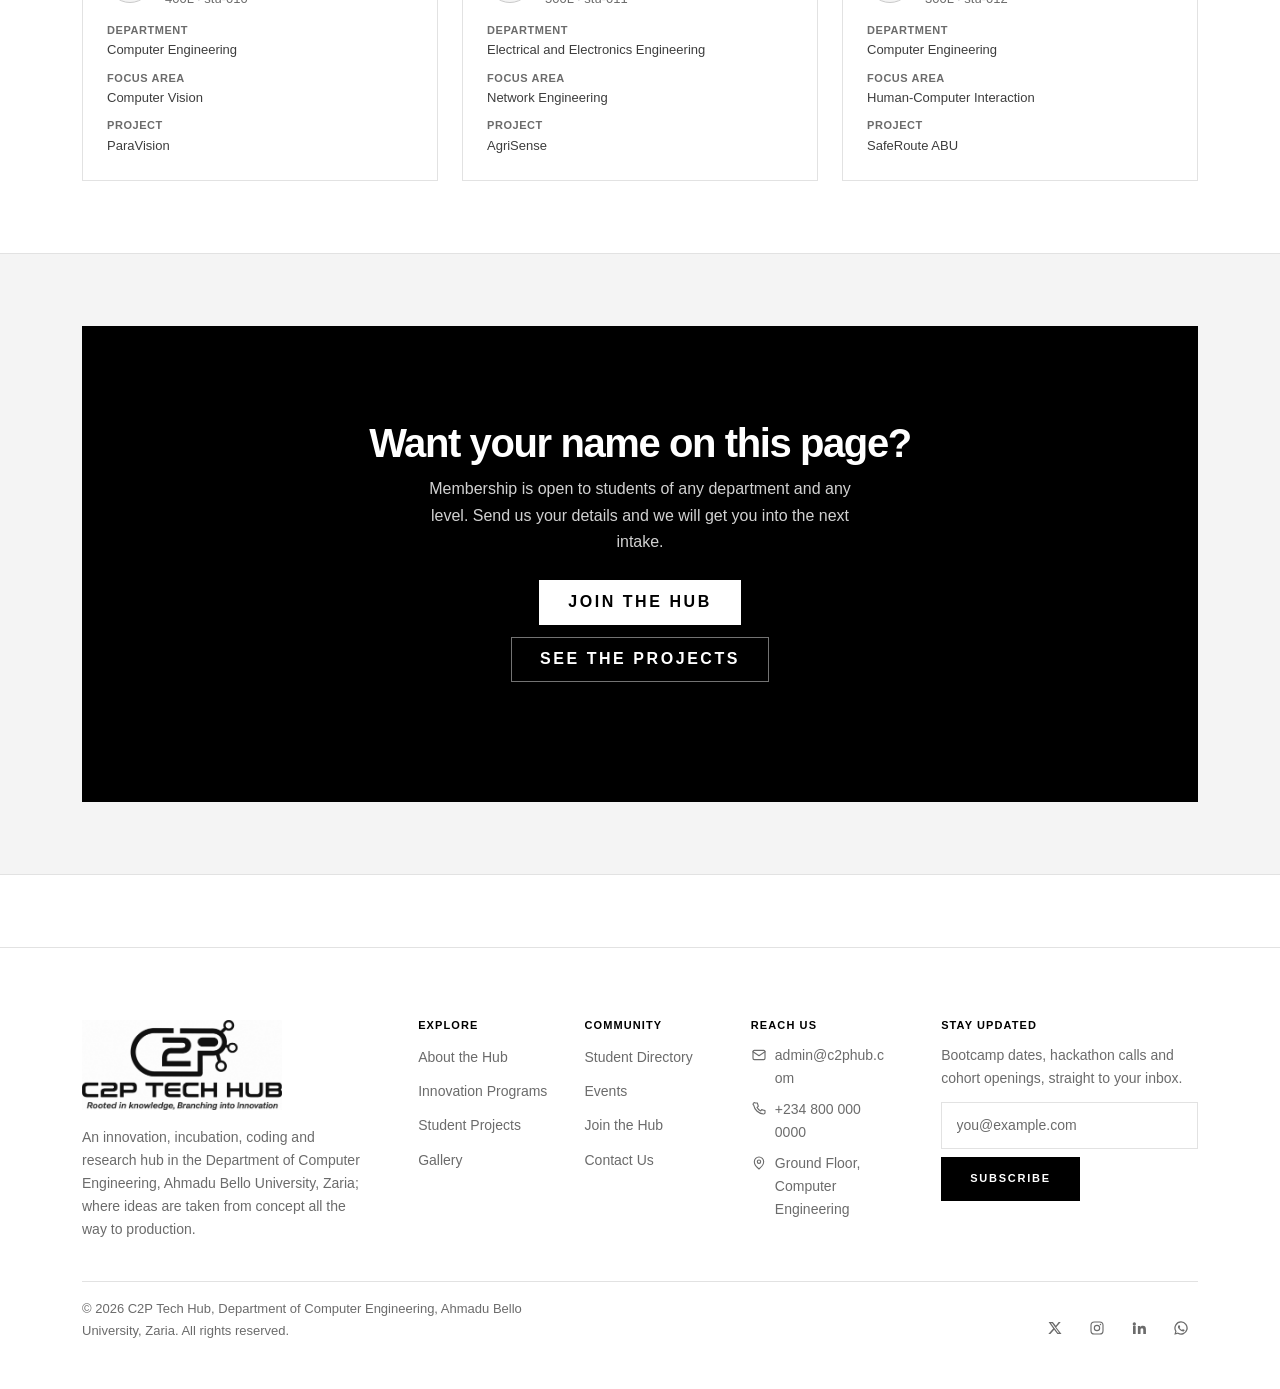
<file: directory.html>
<!DOCTYPE html>
<html lang="en">
<head>
  <meta charset="utf-8">
  <meta name="viewport" content="width=device-width, initial-scale=1">
  <title>Student Directory | C2P Tech Hub; Concept to Production</title>
  <meta name="description" content="The C2P Tech Hub student directory: members, their level of study, department, focus area and the project they are currently attached to.">
  <meta name="author" content="C2P Tech Hub, Department of Computer Engineering, Ahmadu Bello University, Zaria">
  <meta name="theme-color" content="#111111">
  <link rel="icon" href="assets/images/brand/c2p-mark-mono.png" type="image/png">
  <link rel="stylesheet" href="assets/css/reset.css">
  <link rel="stylesheet" href="assets/css/tokens.css">
  <link rel="stylesheet" href="assets/css/main.css">
  <link rel="stylesheet" href="assets/css/responsive.css">

  <!-- Declarative ld+json data island, not executable code. -->
  <script type="application/ld+json">
  {
    "@context": "https://schema.org",
    "@type": "CollectionPage",
    "name": "C2P Tech Hub Student Directory",
    "url": "https://c2phub.com/directory.html",
    "description": "Directory of C2P Tech Hub members, listing level of study, department, focus area and current project. All entries are currently placeholder records.",
    "isPartOf": {
      "@type": "WebSite",
      "name": "C2P Tech Hub",
      "url": "https://c2phub.com/"
    },
    "mainEntity": {
      "@type": "ItemList",
      "name": "Hub members",
      "numberOfItems": 12,
      "itemListElement": [
        { "@type": "ListItem", "position": 1,  "item": { "@type": "Person", "name": "Aisha Muhammad Bello",   "jobTitle": "400L student", "knowsAbout": "Computer Vision",             "affiliation": { "@type": "Organization", "name": "Department of Computer Engineering" } } },
        { "@type": "ListItem", "position": 2,  "item": { "@type": "Person", "name": "Ibrahim Sani Abubakar",  "jobTitle": "500L student", "knowsAbout": "Embedded Systems",            "affiliation": { "@type": "Organization", "name": "Department of Computer Engineering" } } },
        { "@type": "ListItem", "position": 3,  "item": { "@type": "Person", "name": "Fatima Yusuf Danjuma",   "jobTitle": "300L student", "knowsAbout": "Frontend Engineering",        "affiliation": { "@type": "Organization", "name": "Department of Computer Engineering" } } },
        { "@type": "ListItem", "position": 4,  "item": { "@type": "Person", "name": "Chinedu Okafor",         "jobTitle": "400L student", "knowsAbout": "Machine Learning",            "affiliation": { "@type": "Organization", "name": "Department of Computer Engineering" } } },
        { "@type": "ListItem", "position": 5,  "item": { "@type": "Person", "name": "Zainab Aliyu Garba",     "jobTitle": "500L student", "knowsAbout": "IoT and Sensor Networks",     "affiliation": { "@type": "Organization", "name": "Department of Computer Engineering" } } },
        { "@type": "ListItem", "position": 6,  "item": { "@type": "Person", "name": "Emeka Nwachukwu",        "jobTitle": "300L student", "knowsAbout": "Backend Engineering",         "affiliation": { "@type": "Organization", "name": "Department of Computer Science" } } },
        { "@type": "ListItem", "position": 7,  "item": { "@type": "Person", "name": "Hauwa Lawal Idris",      "jobTitle": "400L student", "knowsAbout": "Data Engineering",            "affiliation": { "@type": "Organization", "name": "Department of Computer Engineering" } } },
        { "@type": "ListItem", "position": 8,  "item": { "@type": "Person", "name": "Abdulrahman Musa Tanko", "jobTitle": "500L student", "knowsAbout": "Robotics and Control",        "affiliation": { "@type": "Organization", "name": "Department of Mechatronics Engineering" } } },
        { "@type": "ListItem", "position": 9,  "item": { "@type": "Person", "name": "Oluwaseun Adebayo",      "jobTitle": "300L student", "knowsAbout": "Mobile Development",          "affiliation": { "@type": "Organization", "name": "Department of Computer Engineering" } } },
        { "@type": "ListItem", "position": 10, "item": { "@type": "Person", "name": "Maryam Shehu Usman",     "jobTitle": "400L student", "knowsAbout": "Computer Vision",             "affiliation": { "@type": "Organization", "name": "Department of Computer Engineering" } } },
        { "@type": "ListItem", "position": 11, "item": { "@type": "Person", "name": "Suleiman Bala Mohammed", "jobTitle": "500L student", "knowsAbout": "Network Engineering",         "affiliation": { "@type": "Organization", "name": "Department of Electrical and Electronics Engineering" } } },
        { "@type": "ListItem", "position": 12, "item": { "@type": "Person", "name": "Ngozi Chukwuma",         "jobTitle": "300L student", "knowsAbout": "Human-Computer Interaction",  "affiliation": { "@type": "Organization", "name": "Department of Computer Engineering" } } }
      ]
    }
  }
  </script>
</head>

<body>
  <a class="skip-link" href="#main">Skip to main content</a>

  <!-- Shared header / navigation -->
  <header class="site-header">
    <div class="container header-inner">

      <a class="brand" href="index.html">
        <img class="brand-mark" src="assets/images/brand/c2p-mark-mono.png"
             alt="C2P Tech Hub logo mark" width="320" height="169">
        <span class="brand-text">
          <span class="brand-name">C2P Tech Hub</span>
          <span class="brand-tagline">Concept to Production</span>
        </span>
      </a>

      <input class="nav-toggle" type="checkbox" id="nav-toggle">
      <label class="nav-toggle-label" for="nav-toggle">
        <svg class="icon icon-open" viewBox="0 0 24 24" aria-hidden="true" focusable="false">
          <path d="M4 7h16M4 12h16M4 17h16"/>
        </svg>
        <svg class="icon icon-close" viewBox="0 0 24 24" aria-hidden="true" focusable="false">
          <path d="M6 6l12 12M18 6L6 18"/>
        </svg>
        <span class="sr-only">Show or hide the main menu</span>
      </label>

      <nav class="site-nav" aria-label="Primary">
        <ul class="nav-list">
          <li><a class="nav-link" href="index.html">Home</a></li>
          <li><a class="nav-link" href="about.html">About</a></li>
          <li><a class="nav-link" href="programs.html">Programs</a></li>
          <li><a class="nav-link" href="projects.html">Projects</a></li>
          <li><a class="nav-link" href="directory.html" aria-current="page">Directory</a></li>
          <li><a class="nav-link" href="gallery.html">Gallery</a></li>
          <li><a class="nav-link" href="events.html">Events</a></li>
          <li><a class="nav-link" href="join.html">Join</a></li>
          <li><a class="nav-link" href="contact.html">Contact</a></li>
        </ul>
      </nav>

      <a class="btn btn-primary header-cta" href="join.html">
        Join the Hub
        <svg class="icon icon--sm" viewBox="0 0 24 24" aria-hidden="true" focusable="false">
          <path d="M5 12h14M13 6l6 6-6 6"/>
        </svg>
      </a>

    </div>
  </header>

  <main id="main">

    <!-- Page banner -->
    <section class="page-banner" aria-labelledby="page-title">
      <div class="container">
        <nav class="breadcrumb" aria-label="Breadcrumb">
          <ol>
            <li><a href="index.html">Home</a></li>
            <li aria-current="page">Directory</li>
          </ol>
        </nav>
        <h1 id="page-title">Student Directory</h1>
        <p>
          Members of the hub, the area each works in, and the project they are
          currently attached to. Membership is open across departments.
        </p>
      </div>
    </section>

    <!-- Directory -->
    <section class="section" aria-labelledby="members-title">
      <div class="container">
        <div class="stat-block mt-6">
          <div class="stat">
            <span class="stat__value">12</span>
            <span class="stat__label">Listed members</span>
            <p class="stat__note">Four at each of 300, 400 and 500 level.</p>
          </div>
          <div class="stat">
            <span class="stat__value">4</span>
            <span class="stat__label">Departments represented</span>
            <p class="stat__note">Computer Engineering, Computer Science, Electrical and Electronics, Mechatronics.</p>
          </div>
          <div class="stat">
            <span class="stat__value">4</span>
            <span class="stat__label">Active project teams</span>
            <p class="stat__note">Every listed member is attached to a current hub project.</p>
          </div>
        </div>

        <h2 id="members-title" class="mt-6">Members</h2>

        <div class="grid grid--3 mt-4">

          <article class="student-card" id="stu-001">
            <div class="student-card__top">
              <span class="avatar" aria-hidden="true">AB</span>
              <div>
                <p class="student-card__name">Aisha Muhammad Bello</p>
                <p class="student-card__level">400L &middot; stu-001</p>
              </div>
            </div>
            <dl>
              <div><dt>Department</dt><dd>Computer Engineering</dd></div>
              <div><dt>Focus area</dt><dd>Computer Vision</dd></div>
              <div><dt>Project</dt><dd>ParaVision</dd></div>
            </dl>
           
          </article>

          <article class="student-card" id="stu-002">
            <div class="student-card__top">
              <span class="avatar" aria-hidden="true">IA</span>
              <div>
                <p class="student-card__name">Ibrahim Sani Abubakar</p>
                <p class="student-card__level">500L &middot; stu-002</p>
              </div>
            </div>
            <dl>
              <div><dt>Department</dt><dd>Computer Engineering</dd></div>
              <div><dt>Focus area</dt><dd>Embedded Systems</dd></div>
              <div><dt>Project</dt><dd>PowerPulse</dd></div>
            </dl>
          
          </article>

          <article class="student-card" id="stu-003">
            <div class="student-card__top">
              <span class="avatar" aria-hidden="true">FD</span>
              <div>
                <p class="student-card__name">Fatima Yusuf Danjuma</p>
                <p class="student-card__level">300L &middot; stu-003</p>
              </div>
            </div>
            <dl>
              <div><dt>Department</dt><dd>Computer Engineering</dd></div>
              <div><dt>Focus area</dt><dd>Frontend Engineering</dd></div>
              <div><dt>Project</dt><dd>SafeRoute ABU</dd></div>
            </dl>
           
          </article>

          <article class="student-card" id="stu-004">
            <div class="student-card__top">
              <span class="avatar" aria-hidden="true">CO</span>
              <div>
                <p class="student-card__name">Chinedu Okafor</p>
                <p class="student-card__level">400L &middot; stu-004</p>
              </div>
            </div>
            <dl>
              <div><dt>Department</dt><dd>Computer Engineering</dd></div>
              <div><dt>Focus area</dt><dd>Machine Learning</dd></div>
              <div><dt>Project</dt><dd>HausaSpeech</dd></div>
            </dl>
            
          </article>

          <article class="student-card" id="stu-005">
            <div class="student-card__top">
              <span class="avatar" aria-hidden="true">ZG</span>
              <div>
                <p class="student-card__name">Zainab Aliyu Garba</p>
                <p class="student-card__level">500L &middot; stu-005</p>
              </div>
            </div>
            <dl>
              <div><dt>Department</dt><dd>Computer Engineering</dd></div>
              <div><dt>Focus area</dt><dd>IoT and Sensor Networks</dd></div>
              <div><dt>Project</dt><dd>AgriSense</dd></div>
            </dl>
           
          </article>

          <article class="student-card" id="stu-006">
            <div class="student-card__top">
              <span class="avatar" aria-hidden="true">EN</span>
              <div>
                <p class="student-card__name">Emeka Nwachukwu</p>
                <p class="student-card__level">300L &middot; stu-006</p>
              </div>
            </div>
            <dl>
              <div><dt>Department</dt><dd>Computer Science</dd></div>
              <div><dt>Focus area</dt><dd>Backend Engineering</dd></div>
              <div><dt>Project</dt><dd>SafeRoute ABU</dd></div>
            </dl>
           
          </article>

          <article class="student-card" id="stu-007">
            <div class="student-card__top">
              <span class="avatar" aria-hidden="true">HI</span>
              <div>
                <p class="student-card__name">Hauwa Lawal Idris</p>
                <p class="student-card__level">400L &middot; stu-007</p>
              </div>
            </div>
            <dl>
              <div><dt>Department</dt><dd>Computer Engineering</dd></div>
              <div><dt>Focus area</dt><dd>Data Engineering</dd></div>
              <div><dt>Project</dt><dd>HausaSpeech</dd></div>
            </dl>
          
          </article>

          <article class="student-card" id="stu-008">
            <div class="student-card__top">
              <span class="avatar" aria-hidden="true">AT</span>
              <div>
                <p class="student-card__name">Abdulrahman Musa Tanko</p>
                <p class="student-card__level">500L &middot; stu-008</p>
              </div>
            </div>
            <dl>
              <div><dt>Department</dt><dd>Mechatronics Engineering</dd></div>
              <div><dt>Focus area</dt><dd>Robotics and Control</dd></div>
              <div><dt>Project</dt><dd>PowerPulse</dd></div>
            </dl>
            
          </article>

          <article class="student-card" id="stu-009">
            <div class="student-card__top">
              <span class="avatar" aria-hidden="true">OA</span>
              <div>
                <p class="student-card__name">Oluwaseun Adebayo</p>
                <p class="student-card__level">300L &middot; stu-009</p>
              </div>
            </div>
            <dl>
              <div><dt>Department</dt><dd>Computer Engineering</dd></div>
              <div><dt>Focus area</dt><dd>Mobile Development</dd></div>
              <div><dt>Project</dt><dd>SafeRoute ABU</dd></div>
            </dl>
            
          </article>

          <article class="student-card" id="stu-010">
            <div class="student-card__top">
              <span class="avatar" aria-hidden="true">MU</span>
              <div>
                <p class="student-card__name">Maryam Shehu Usman</p>
                <p class="student-card__level">400L &middot; stu-010</p>
              </div>
            </div>
            <dl>
              <div><dt>Department</dt><dd>Computer Engineering</dd></div>
              <div><dt>Focus area</dt><dd>Computer Vision</dd></div>
              <div><dt>Project</dt><dd>ParaVision</dd></div>
            </dl>
           
          </article>

          <article class="student-card" id="stu-011">
            <div class="student-card__top">
              <span class="avatar" aria-hidden="true">SM</span>
              <div>
                <p class="student-card__name">Suleiman Bala Mohammed</p>
                <p class="student-card__level">500L &middot; stu-011</p>
              </div>
            </div>
            <dl>
              <div><dt>Department</dt><dd>Electrical and Electronics Engineering</dd></div>
              <div><dt>Focus area</dt><dd>Network Engineering</dd></div>
              <div><dt>Project</dt><dd>AgriSense</dd></div>
            </dl>
           
          </article>

          <article class="student-card" id="stu-012">
            <div class="student-card__top">
              <span class="avatar" aria-hidden="true">NC</span>
              <div>
                <p class="student-card__name">Ngozi Chukwuma</p>
                <p class="student-card__level">300L &middot; stu-012</p>
              </div>
            </div>
            <dl>
              <div><dt>Department</dt><dd>Computer Engineering</dd></div>
              <div><dt>Focus area</dt><dd>Human-Computer Interaction</dd></div>
              <div><dt>Project</dt><dd>SafeRoute ABU</dd></div>
            </dl>
          </article>

        </div>

      </div>
    </section>

    <!-- Cta band -->
    <section class="section section--sunken" aria-labelledby="cta-title">
      <div class="container">
        <div class="cta-band">
          <h2 id="cta-title">Want your name on this page?</h2>
          <p>
            Membership is open to students of any department and any level. Send us
            your details and we will get you into the next intake.
          </p>
          <p class="cluster">
            <a class="btn btn-inverse btn--lg" href="join.html">Join the Hub</a>
            <a class="btn btn-outline-inverse btn--lg" href="projects.html">See the projects</a>
          </p>
        </div>
      </div>
    </section>

  </main>

  <!-- Shared footer -->
  <footer class="site-footer">
    <div class="container">

      <div class="footer-top">

        <div class="footer-brand">
          <a href="index.html">
            <img class="footer-logo" src="assets/images/brand/c2p-logo-mono.png"
                 alt="C2P Tech Hub; Rooted in knowledge, Branching into Innovation"
                 width="900" height="405">
          </a>
          <p>
            An innovation, incubation, coding and research hub in the Department
            of Computer Engineering, Ahmadu Bello University, Zaria; where
            ideas are taken from concept all the way to production.
          </p>
        </div>

        <div class="footer-nav-groups">

          <div class="footer-group">
            <h2>Explore</h2>
            <ul>
              <li><a href="about.html">About the Hub</a></li>
              <li><a href="programs.html">Innovation Programs</a></li>
              <li><a href="projects.html">Student Projects</a></li>
              <li><a href="gallery.html">Gallery</a></li>
            </ul>
          </div>

          <div class="footer-group">
            <h2>Community</h2>
            <ul>
              <li><a href="directory.html">Student Directory</a></li>
              <li><a href="events.html">Events</a></li>
              <li><a href="join.html">Join the Hub</a></li>
              <li><a href="contact.html">Contact Us</a></li>
            </ul>
          </div>

          <div class="footer-group">
            <h2>Reach Us</h2>
            <ul>
              <li>
                <a href="mailto:admin@c2phub.com">
                  <svg class="icon icon--sm" viewBox="0 0 24 24" aria-hidden="true" focusable="false">
                    <rect x="3" y="5" width="18" height="14" rx="2"/>
                    <path d="M3 7l9 6 9-6"/>
                  </svg>
                  admin@c2phub.com
                </a>
              </li>
              <li>
                <a href="tel:+2348000000000">
                  <svg class="icon icon--sm" viewBox="0 0 24 24" aria-hidden="true" focusable="false">
                    <path d="M6.5 3h3l1.5 5-2 1.5a12 12 0 0 0 5.5 5.5L16 13l5 1.5v3a2 2 0 0 1-2.2 2A16.5 16.5 0 0 1 4 6.2 2 2 0 0 1 6.5 3z"/>
                  </svg>
                  +234 800 000 0000
                </a>
              </li>
              <li>
                <a href="contact.html">
                  <svg class="icon icon--sm" viewBox="0 0 24 24" aria-hidden="true" focusable="false">
                    <path d="M12 21s7-5.6 7-11a7 7 0 1 0-14 0c0 5.4 7 11 7 11z"/>
                    <circle cx="12" cy="10" r="2.5"/>
                  </svg>
                  Ground Floor, Computer Engineering
                </a>
              </li>
            </ul>
          </div>

        </div>

        <div class="footer-subscribe">
          <h2>Stay Updated</h2>
          <p>Bootcamp dates, hackathon calls and cohort openings, straight to your inbox.</p>
          <form class="inline-form" action="mailto:admin@c2phub.com" method="post"
                enctype="text/plain" aria-label="Subscribe to C2P Tech Hub updates">
            <label class="sr-only" for="footer-email">Your email address</label>
            <input class="input" type="email" id="footer-email" name="subscriber_email"
                   placeholder="you@example.com" required>
            <button class="btn btn-primary" type="submit">Subscribe</button>
          </form>
        </div>

      </div>

      <div class="footer-bottom">
        <p>&copy; 2026 C2P Tech Hub, Department of Computer Engineering, Ahmadu Bello University, Zaria. All rights reserved.</p>

        <ul class="social-list">
          <li>
            <a href="https://x.com/c2ptechhub" title="C2P Tech Hub on X">
              <span class="sr-only">C2P Tech Hub on X (placeholder handle)</span>
              <svg class="icon icon--sm icon--filled" viewBox="0 0 24 24" aria-hidden="true" focusable="false">
                <path d="M17.5 3h3.1l-6.8 7.8L21.8 21h-6.2l-4.9-6.3L5.1 21H2l7.3-8.3L2.4 3h6.4l4.4 5.8L17.5 3zm-1.1 16.1h1.7L7.7 4.8H5.9l10.5 14.3z"/>
              </svg>
            </a>
          </li>
          <li>
            <a href="https://instagram.com/c2ptechhub" title="C2P Tech Hub on Instagram">
              <span class="sr-only">C2P Tech Hub on Instagram (placeholder handle)</span>
              <svg class="icon icon--sm" viewBox="0 0 24 24" aria-hidden="true" focusable="false">
                <rect x="3" y="3" width="18" height="18" rx="5"/>
                <circle cx="12" cy="12" r="4"/>
                <circle cx="17.2" cy="6.8" r="1.1" fill="currentColor" stroke="none"/>
              </svg>
            </a>
          </li>
          <li>
            <a href="https://linkedin.com/company/c2p-tech-hub" title="C2P Tech Hub on LinkedIn">
              <span class="sr-only">C2P Tech Hub on LinkedIn (placeholder handle)</span>
              <svg class="icon icon--sm icon--filled" viewBox="0 0 24 24" aria-hidden="true" focusable="false">
                <path d="M4.98 3.5a2.5 2.5 0 1 1 0 5 2.5 2.5 0 0 1 0-5zM3 9h4v12H3V9zm7 0h3.8v1.7h.05c.53-.95 1.83-1.95 3.77-1.95 4.03 0 4.78 2.5 4.78 5.76V21h-4v-5.6c0-1.34-.03-3.06-1.9-3.06-1.9 0-2.2 1.45-2.2 2.96V21h-4V9z"/>
              </svg>
            </a>
          </li>
          <li>
            <a href="https://wa.me/2348000000000" title="C2P Tech Hub on WhatsApp">
              <span class="sr-only">C2P Tech Hub on WhatsApp (placeholder number)</span>
              <svg class="icon icon--sm icon--filled" viewBox="0 0 24 24" aria-hidden="true" focusable="false">
                <path d="M12 2a10 10 0 0 0-8.6 15.05L2 22l5.1-1.33A10 10 0 1 0 12 2zm0 1.9a8.1 8.1 0 1 1-4.13 15.07l-.3-.18-3.02.79.8-2.94-.19-.31A8.1 8.1 0 0 1 12 3.9zm-3.1 4.1c-.16 0-.42.06-.64.3-.22.24-.85.83-.85 2.02s.87 2.34 1 2.5c.12.16 1.7 2.7 4.17 3.68 2.06.81 2.48.65 2.93.61.45-.04 1.45-.59 1.65-1.17.2-.57.2-1.06.14-1.16-.06-.1-.22-.16-.46-.28-.24-.12-1.45-.71-1.67-.79-.22-.08-.39-.12-.55.12-.16.24-.63.79-.77.95-.14.16-.28.18-.52.06-.24-.12-1.03-.38-1.96-1.21-.72-.65-1.21-1.45-1.35-1.69-.14-.24-.02-.37.1-.49.11-.11.24-.28.36-.42.12-.14.16-.24.24-.4.08-.16.04-.3-.02-.42-.06-.12-.54-1.32-.74-1.8-.19-.46-.39-.4-.54-.41h-.46z"/>
              </svg>
            </a>
          </li>
        </ul>
      </div>

    </div>
  </footer>

</body>
</html>
</file>
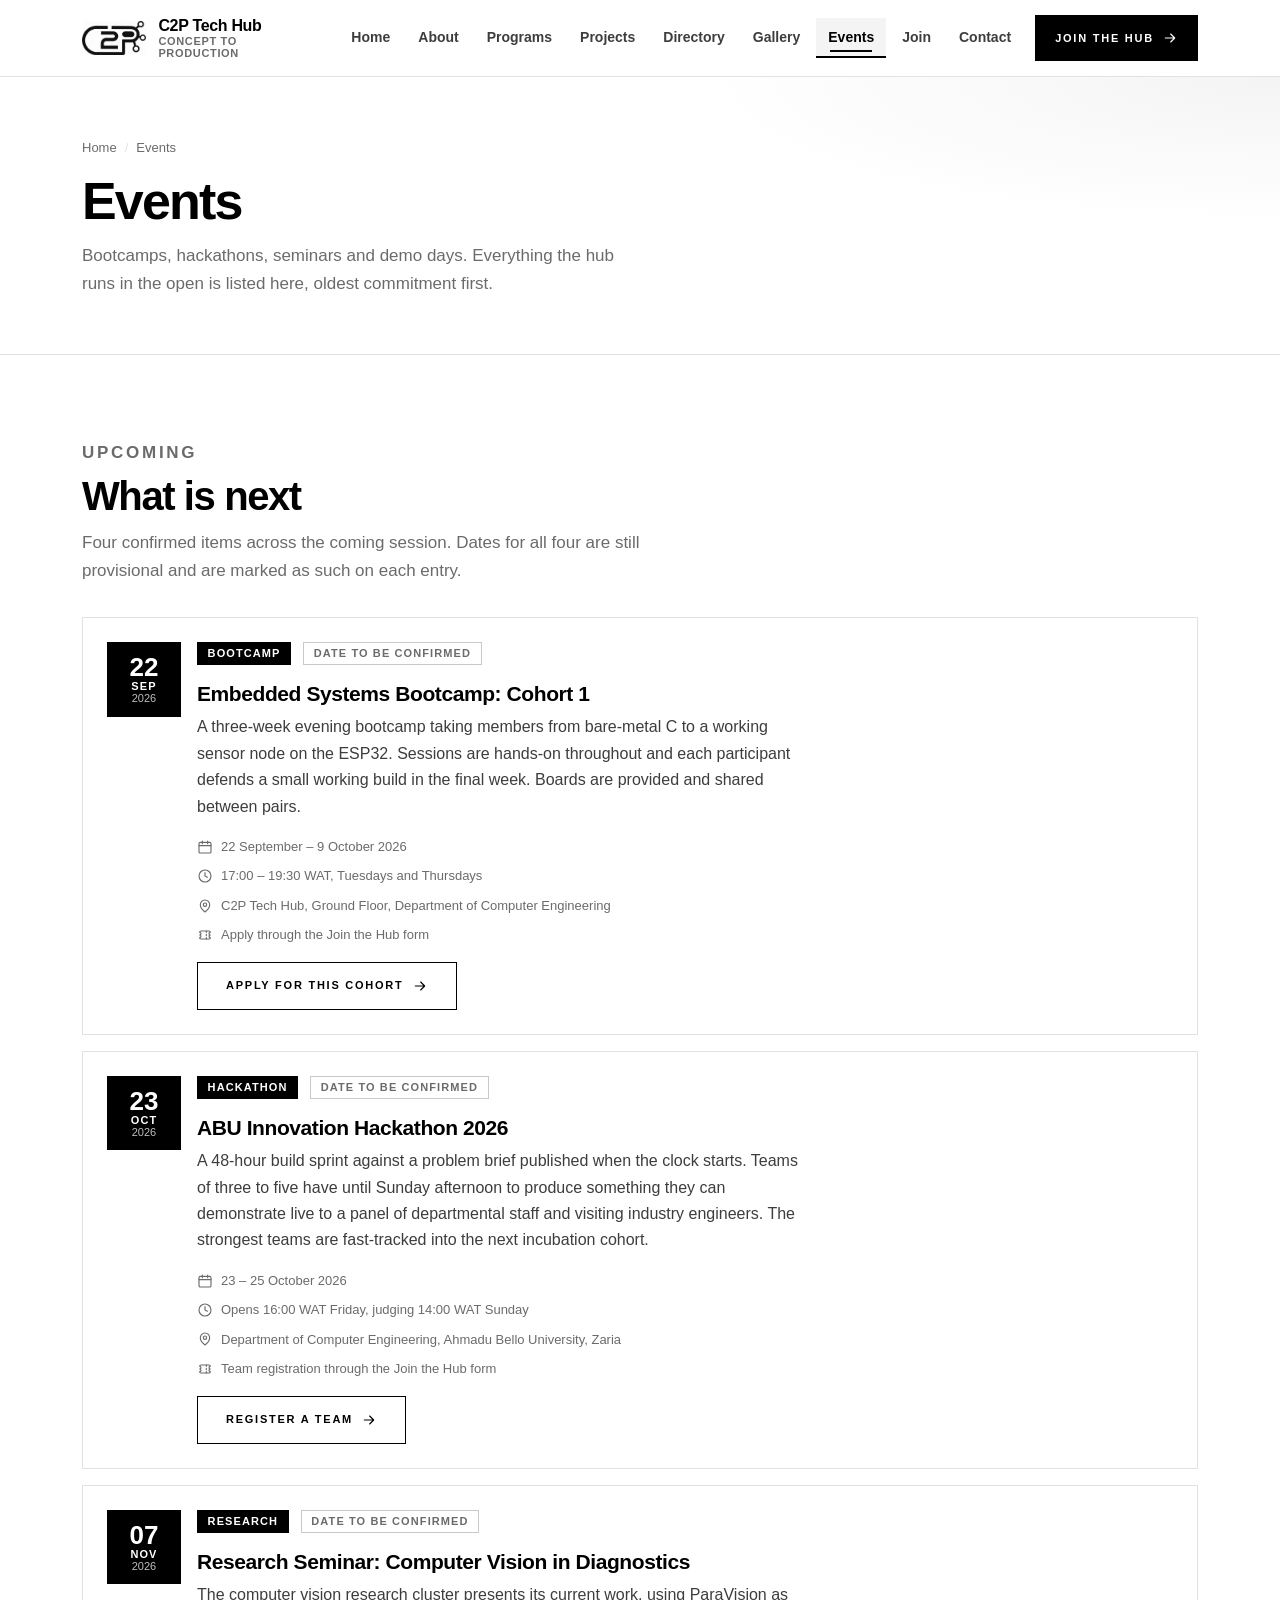
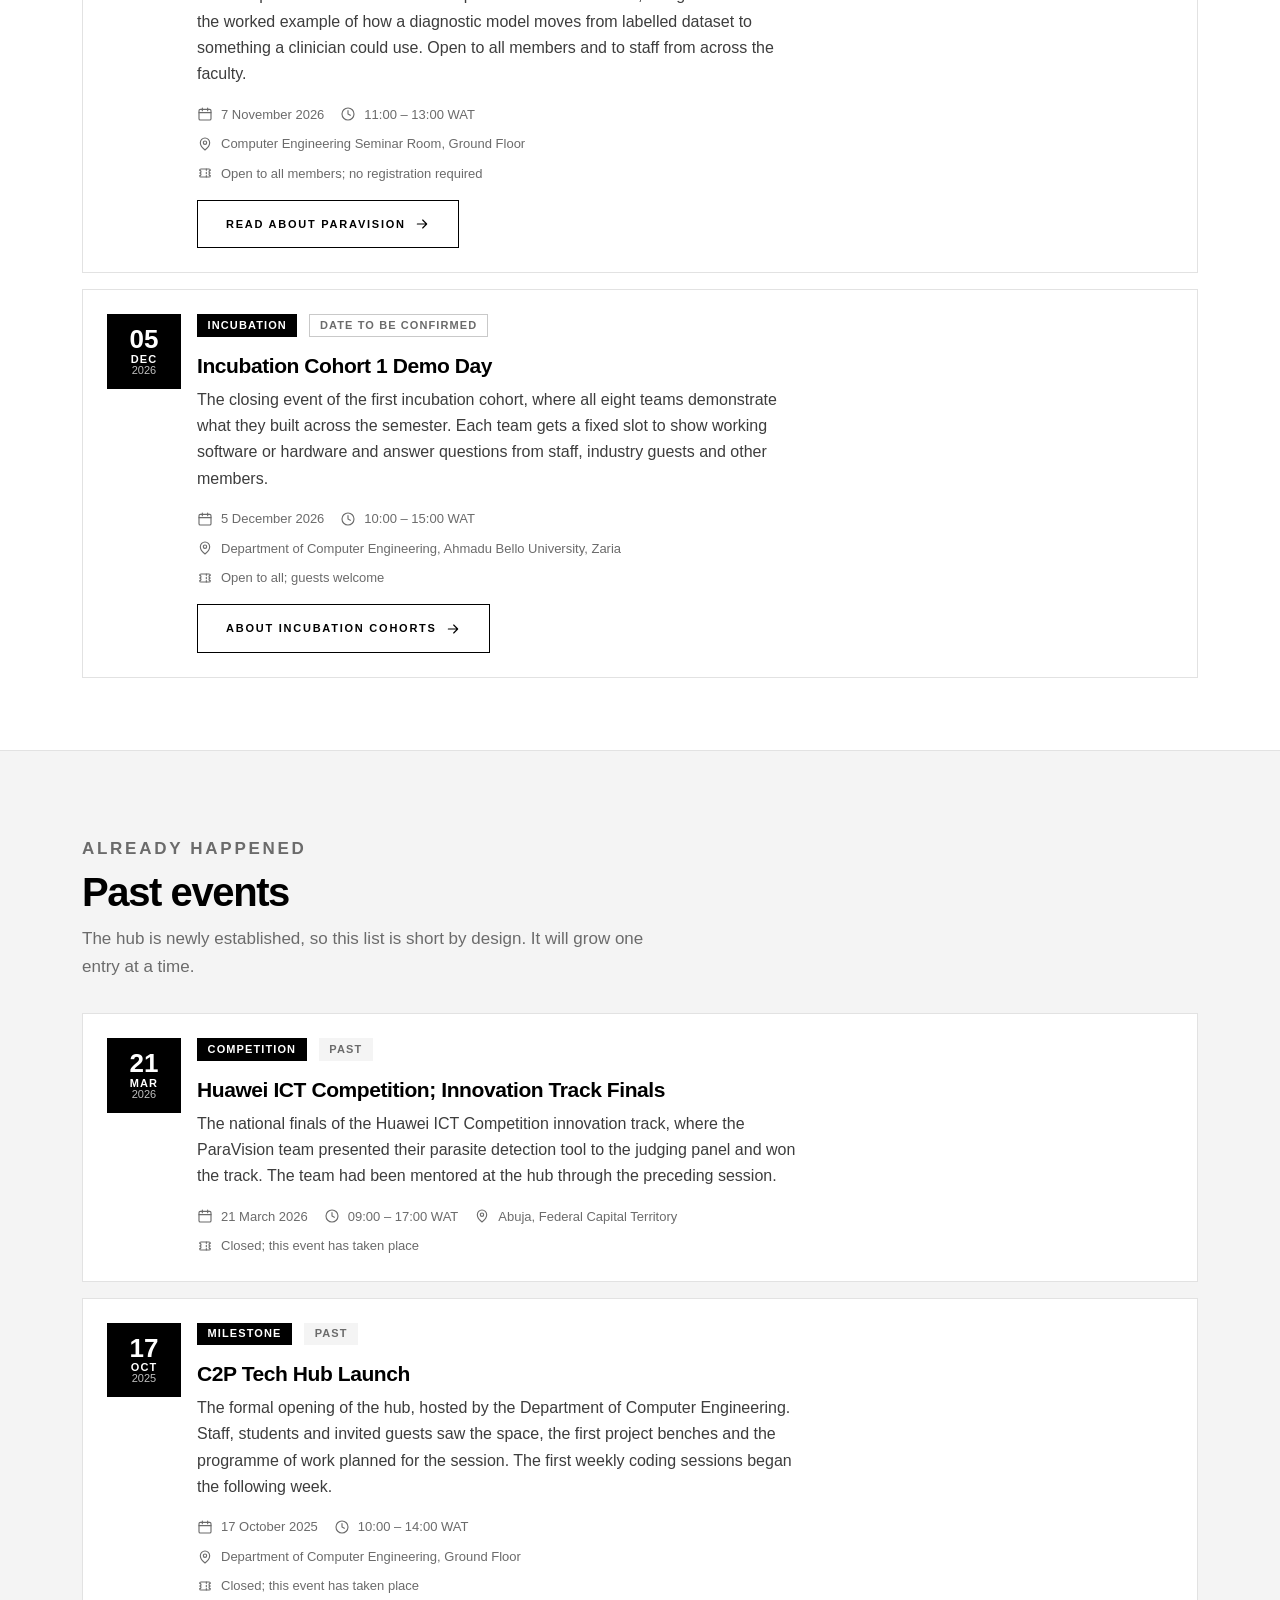
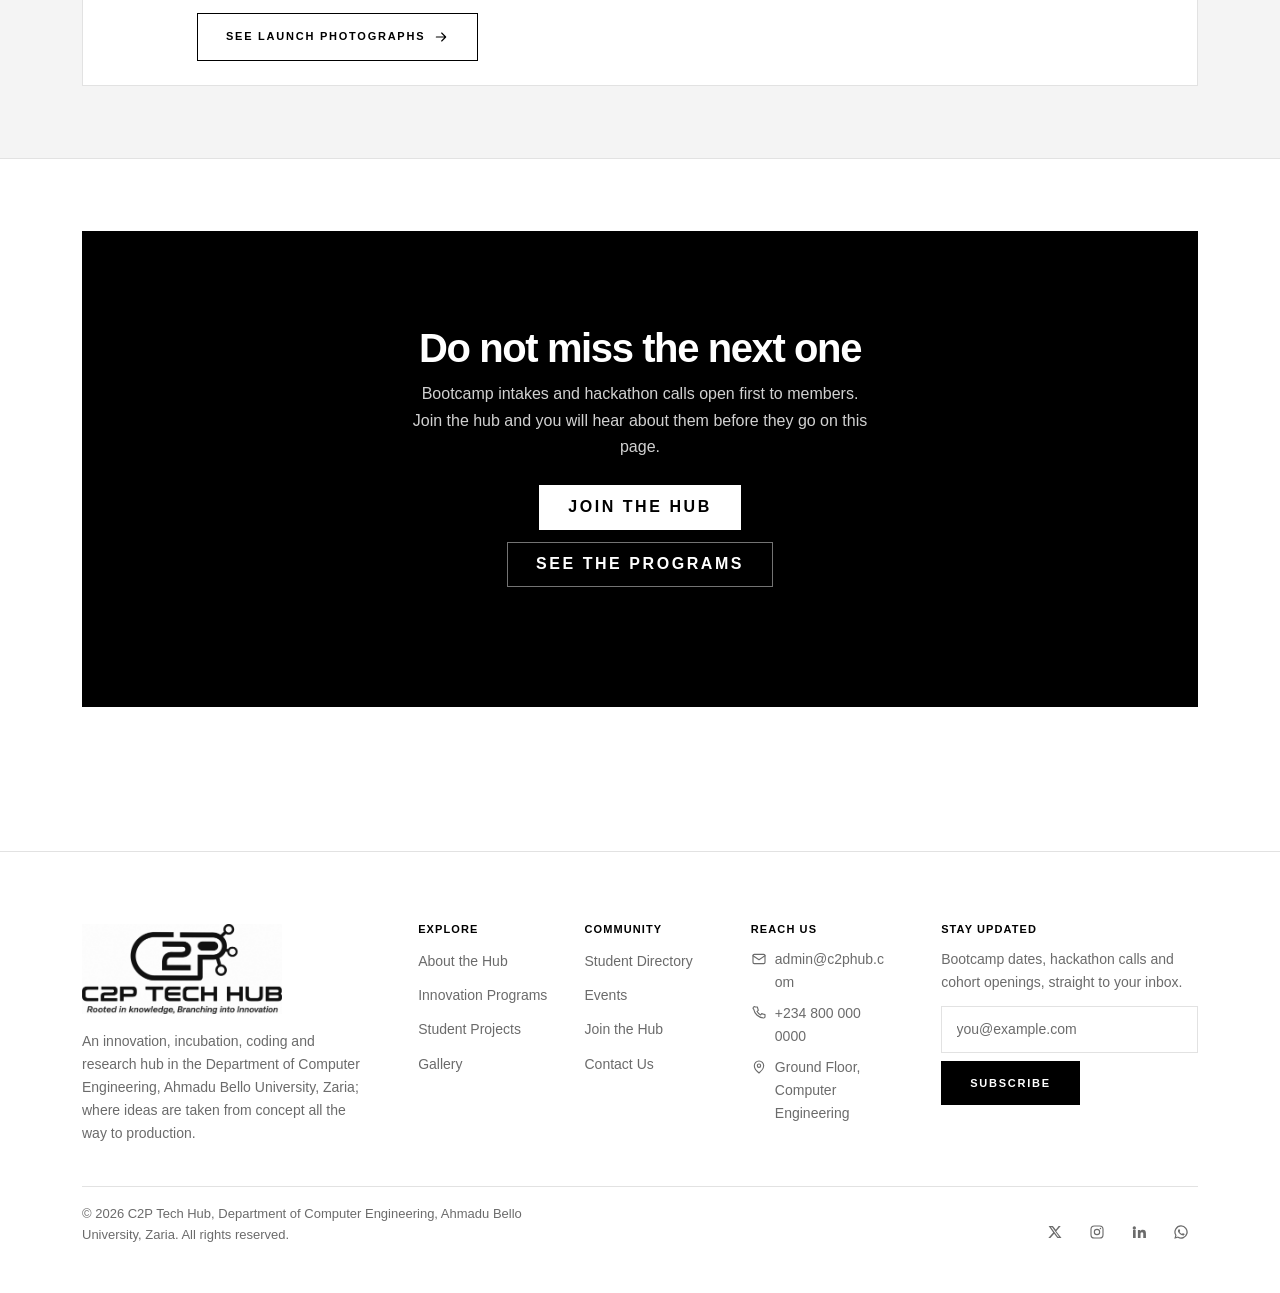
<file: events.html>
<!DOCTYPE html>
<html lang="en">
<head>
  <meta charset="utf-8">
  <meta name="viewport" content="width=device-width, initial-scale=1">
  <title>Events | C2P Tech Hub; Concept to Production</title>
  <meta name="description" content="Bootcamps, hackathons, research seminars and demo days at the C2P Tech Hub, Department of Computer Engineering, Ahmadu Bello University, Zaria.">
  <meta name="author" content="C2P Tech Hub, Department of Computer Engineering, Ahmadu Bello University, Zaria">
  <meta name="theme-color" content="#111111">
  <link rel="icon" href="assets/images/brand/c2p-mark-mono.png" type="image/png">
  <link rel="stylesheet" href="assets/css/reset.css">
  <link rel="stylesheet" href="assets/css/tokens.css">
  <link rel="stylesheet" href="assets/css/main.css">
  <link rel="stylesheet" href="assets/css/responsive.css">

  <!-- Declarative ld+json data island, not executable code. -->
  <script type="application/ld+json">
  [
    {
      "@context": "https://schema.org",
      "@type": "Event",
      "name": "C2P Tech Hub Launch",
      "startDate": "2025-10-17T10:00:00+01:00",
      "endDate": "2025-10-17T14:00:00+01:00",
      "eventStatus": "https://schema.org/EventScheduled",
      "eventAttendanceMode": "https://schema.org/OfflineEventAttendanceMode",
      "description": "The formal opening of the hub, hosted by the Department of Computer Engineering. Staff, students and invited guests saw the space, the first project benches and the programme of work planned for the session.",
      "url": "https://c2phub.com/events.html#evt-001",
      "location": {
        "@type": "Place",
        "name": "C2P Tech Hub, Department of Computer Engineering",
        "address": {
          "@type": "PostalAddress",
          "streetAddress": "Department of Computer Engineering, First Floor",
          "addressLocality": "Zaria",
          "addressRegion": "Kaduna State",
          "addressCountry": "NG"
        }
      },
      "organizer": {
        "@type": "EducationalOrganization",
        "name": "C2P Tech Hub",
        "url": "https://c2phub.com/"
      },
      "isAccessibleForFree": true
    },
    {
      "@context": "https://schema.org",
      "@type": "Event",
      "name": "Huawei ICT Competition - Innovation Track Finals",
      "startDate": "2026-03-21T09:00:00+01:00",
      "endDate": "2026-03-21T17:00:00+01:00",
      "eventStatus": "https://schema.org/EventScheduled",
      "eventAttendanceMode": "https://schema.org/OfflineEventAttendanceMode",
      "description": "The national finals of the Huawei ICT Competition innovation track, where the ParaVision team presented their parasite detection tool to the judging panel and won the track.",
      "image": "https://c2phub.com/assets/images/photos/huawei-ict-global-final.jpg",
      "url": "https://c2phub.com/events.html#evt-002",
      "location": {
        "@type": "Place",
        "name": "Huawei ICT Competition National Finals",
        "address": {
          "@type": "PostalAddress",
          "addressLocality": "Abuja",
          "addressRegion": "Federal Capital Territory",
          "addressCountry": "NG"
        }
      },
      "organizer": {
        "@type": "EducationalOrganization",
        "name": "C2P Tech Hub",
        "url": "https://c2phub.com/"
      },
      "isAccessibleForFree": true
    },
    {
      "@context": "https://schema.org",
      "@type": "Event",
      "name": "Embedded Systems Bootcamp: Cohort 1",
      "startDate": "2026-09-22T17:00:00+01:00",
      "endDate": "2026-10-09T19:30:00+01:00",
      "eventStatus": "https://schema.org/EventScheduled",
      "eventAttendanceMode": "https://schema.org/OfflineEventAttendanceMode",
      "description": "A three-week evening bootcamp taking members from bare-metal C to a working sensor node on the ESP32. Sessions are hands-on throughout and each participant defends a small working build in the final week.",
      "url": "https://c2phub.com/events.html#evt-003",
      "location": {
        "@type": "Place",
        "name": "C2P Tech Hub, Department of Computer Engineering",
        "address": {
          "@type": "PostalAddress",
          "streetAddress": "Department of Computer Engineering, First Floor",
          "addressLocality": "Zaria",
          "addressRegion": "Kaduna State",
          "addressCountry": "NG"
        }
      },
      "organizer": {
        "@type": "EducationalOrganization",
        "name": "C2P Tech Hub",
        "url": "https://c2phub.com/"
      },
      "isAccessibleForFree": true
    },
    {
      "@context": "https://schema.org",
      "@type": "Event",
      "name": "ABU Innovation Hackathon 2026",
      "startDate": "2026-10-23T16:00:00+01:00",
      "endDate": "2026-10-25T16:00:00+01:00",
      "eventStatus": "https://schema.org/EventScheduled",
      "eventAttendanceMode": "https://schema.org/OfflineEventAttendanceMode",
      "description": "A 48-hour build sprint against a problem brief published when the clock starts. Teams of three to five demonstrate live to a panel of departmental staff and visiting industry engineers.",
      "url": "https://c2phub.com/events.html#evt-004",
      "location": {
        "@type": "Place",
        "name": "Department of Computer Engineering, Ahmadu Bello University",
        "address": {
          "@type": "PostalAddress",
          "streetAddress": "Department of Computer Engineering",
          "addressLocality": "Zaria",
          "addressRegion": "Kaduna State",
          "addressCountry": "NG"
        }
      },
      "organizer": {
        "@type": "EducationalOrganization",
        "name": "C2P Tech Hub",
        "url": "https://c2phub.com/"
      },
      "isAccessibleForFree": true
    },
    {
      "@context": "https://schema.org",
      "@type": "Event",
      "name": "Research Seminar: Computer Vision in Diagnostics",
      "startDate": "2026-11-07T11:00:00+01:00",
      "endDate": "2026-11-07T13:00:00+01:00",
      "eventStatus": "https://schema.org/EventScheduled",
      "eventAttendanceMode": "https://schema.org/OfflineEventAttendanceMode",
      "description": "The computer vision research cluster presents its current work, using ParaVision as the worked example of how a diagnostic model moves from labelled dataset to something a clinician could use.",
      "url": "https://c2phub.com/events.html#evt-005",
      "location": {
        "@type": "Place",
        "name": "Computer Engineering Seminar Room, First Floor",
        "address": {
          "@type": "PostalAddress",
          "streetAddress": "Department of Computer Engineering, First Floor",
          "addressLocality": "Zaria",
          "addressRegion": "Kaduna State",
          "addressCountry": "NG"
        }
      },
      "organizer": {
        "@type": "EducationalOrganization",
        "name": "C2P Tech Hub",
        "url": "https://c2phub.com/"
      },
      "isAccessibleForFree": true
    },
    {
      "@context": "https://schema.org",
      "@type": "Event",
      "name": "Incubation Cohort 1 Demo Day",
      "startDate": "2026-12-05T10:00:00+01:00",
      "endDate": "2026-12-05T15:00:00+01:00",
      "eventStatus": "https://schema.org/EventScheduled",
      "eventAttendanceMode": "https://schema.org/OfflineEventAttendanceMode",
      "description": "The closing event of the first incubation cohort, where all eight teams demonstrate what they built across the semester to staff, industry guests and other members.",
      "url": "https://c2phub.com/events.html#evt-006",
      "location": {
        "@type": "Place",
        "name": "Department of Computer Engineering, Ahmadu Bello University",
        "address": {
          "@type": "PostalAddress",
          "streetAddress": "Department of Computer Engineering",
          "addressLocality": "Zaria",
          "addressRegion": "Kaduna State",
          "addressCountry": "NG"
        }
      },
      "organizer": {
        "@type": "EducationalOrganization",
        "name": "C2P Tech Hub",
        "url": "https://c2phub.com/"
      },
      "isAccessibleForFree": true
    }
  ]
  </script>
</head>

<body>
  <a class="skip-link" href="#main">Skip to main content</a>

  <!-- Shared header / navigation -->
  <header class="site-header">
    <div class="container header-inner">

      <a class="brand" href="index.html">
        <img class="brand-mark" src="assets/images/brand/c2p-mark-mono.png"
             alt="C2P Tech Hub logo mark" width="320" height="169">
        <span class="brand-text">
          <span class="brand-name">C2P Tech Hub</span>
          <span class="brand-tagline">Concept to Production</span>
        </span>
      </a>

      <input class="nav-toggle" type="checkbox" id="nav-toggle">
      <label class="nav-toggle-label" for="nav-toggle">
        <svg class="icon icon-open" viewBox="0 0 24 24" aria-hidden="true" focusable="false">
          <path d="M4 7h16M4 12h16M4 17h16"/>
        </svg>
        <svg class="icon icon-close" viewBox="0 0 24 24" aria-hidden="true" focusable="false">
          <path d="M6 6l12 12M18 6L6 18"/>
        </svg>
        <span class="sr-only">Show or hide the main menu</span>
      </label>

      <nav class="site-nav" aria-label="Primary">
        <ul class="nav-list">
          <li><a class="nav-link" href="index.html">Home</a></li>
          <li><a class="nav-link" href="about.html">About</a></li>
          <li><a class="nav-link" href="programs.html">Programs</a></li>
          <li><a class="nav-link" href="projects.html">Projects</a></li>
          <li><a class="nav-link" href="directory.html">Directory</a></li>
          <li><a class="nav-link" href="gallery.html">Gallery</a></li>
          <li><a class="nav-link" href="events.html" aria-current="page">Events</a></li>
          <li><a class="nav-link" href="join.html">Join</a></li>
          <li><a class="nav-link" href="contact.html">Contact</a></li>
        </ul>
      </nav>

      <a class="btn btn-primary header-cta" href="join.html">
        Join the Hub
        <svg class="icon icon--sm" viewBox="0 0 24 24" aria-hidden="true" focusable="false">
          <path d="M5 12h14M13 6l6 6-6 6"/>
        </svg>
      </a>

    </div>
  </header>

  <main id="main">

    <!-- Page banner -->
    <section class="page-banner" aria-labelledby="page-title">
      <div class="container">
        <nav class="breadcrumb" aria-label="Breadcrumb">
          <ol>
            <li><a href="index.html">Home</a></li>
            <li aria-current="page">Events</li>
          </ol>
        </nav>
        <h1 id="page-title">Events</h1>
        <p>
          Bootcamps, hackathons, seminars and demo days. Everything the hub runs
          in the open is listed here, oldest commitment first.
        </p>
      </div>
    </section>

    <!-- Upcoming -->
    <section class="section" aria-labelledby="upcoming-title">
      <div class="container">

        <!-- Mirrors data/events.json; edit the JSON first. -->

        <div class="section-head section-head--left">
          <p class="eyebrow">Upcoming</p>
          <h2 id="upcoming-title">What is next</h2>
          <p>
            Four confirmed items across the coming session. Dates for all four are
            still provisional and are marked as such on each entry.
          </p>
        </div>
        <div class="stack mt-6">

          <article class="event" id="evt-003">
            <p class="event__date">
              <span class="event__day">22</span>
              <span class="event__month">Sep</span>
              <span class="event__year">2026</span>
            </p>
            <div class="event__body">
              <p class="cluster">
                <span class="tag tag--solid">Bootcamp</span>
                <span class="tag tag--quite">Date to be confirmed</span>
              </p>
              <h3>Embedded Systems Bootcamp: Cohort 1</h3>
              <p>
                A three-week evening bootcamp taking members from bare-metal C to a
                working sensor node on the ESP32. Sessions are hands-on throughout and
                each participant defends a small working build in the final week.
                Boards are provided and shared between pairs.
              </p>
              <p class="event__facts">
                <span>
                  <svg class="icon icon--sm" viewBox="0 0 24 24" aria-hidden="true" focusable="false">
                    <rect x="3" y="5" width="18" height="16" rx="2"/>
                    <path d="M3 10h18M8 3v4M16 3v4"/>
                  </svg>
                  22 September &ndash; 9 October 2026
                </span>
                <span>
                  <svg class="icon icon--sm" viewBox="0 0 24 24" aria-hidden="true" focusable="false">
                    <circle cx="12" cy="12" r="9"/>
                    <path d="M12 7v5l3.5 2"/>
                  </svg>
                  17:00 &ndash; 19:30 WAT, Tuesdays and Thursdays
                </span>
                <span>
                  <svg class="icon icon--sm" viewBox="0 0 24 24" aria-hidden="true" focusable="false">
                    <path d="M12 21s7-5.6 7-11a7 7 0 1 0-14 0c0 5.4 7 11 7 11z"/>
                    <circle cx="12" cy="10" r="2.5"/>
                  </svg>
                  C2P Tech Hub, Ground Floor, Department of Computer Engineering
                </span>
                <span>
                  <svg class="icon icon--sm" viewBox="0 0 24 24" aria-hidden="true" focusable="false">
                    <path d="M4 8a2 2 0 0 1 2-2h12a2 2 0 0 1 2 2 2 2 0 0 0 0 4 2 2 0 0 0 0 4 2 2 0 0 1-2 2H6a2 2 0 0 1-2-2 2 2 0 0 0 0-4 2 2 0 0 0 0-4z"/>
                    <path d="M14 6v2M14 11v2M14 16v2"/>
                  </svg>
                  Apply through the Join the Hub form
                </span>
              </p>
              <p class="mt-4">
                <a class="btn btn-secondary" href="join.html">
                  Apply for this cohort
                  <svg class="icon icon--sm" viewBox="0 0 24 24" aria-hidden="true" focusable="false">
                    <path d="M5 12h14M13 6l6 6-6 6"/>
                  </svg>
                </a>
              </p>
            </div>
          </article>

          <article class="event" id="evt-004">
            <p class="event__date">
              <span class="event__day">23</span>
              <span class="event__month">Oct</span>
              <span class="event__year">2026</span>
            </p>
            <div class="event__body">
              <p class="cluster">
                <span class="tag tag--solid">Hackathon</span>
                <span class="tag tag--quite">Date to be confirmed</span>
              </p>
              <h3>ABU Innovation Hackathon 2026</h3>
              <p>
                A 48-hour build sprint against a problem brief published when the clock
                starts. Teams of three to five have until Sunday afternoon to produce
                something they can demonstrate live to a panel of departmental staff and
                visiting industry engineers. The strongest teams are fast-tracked into
                the next incubation cohort.
              </p>
              <p class="event__facts">
                <span>
                  <svg class="icon icon--sm" viewBox="0 0 24 24" aria-hidden="true" focusable="false">
                    <rect x="3" y="5" width="18" height="16" rx="2"/>
                    <path d="M3 10h18M8 3v4M16 3v4"/>
                  </svg>
                  23 &ndash; 25 October 2026
                </span>
                <span>
                  <svg class="icon icon--sm" viewBox="0 0 24 24" aria-hidden="true" focusable="false">
                    <circle cx="12" cy="12" r="9"/>
                    <path d="M12 7v5l3.5 2"/>
                  </svg>
                  Opens 16:00 WAT Friday, judging 14:00 WAT Sunday
                </span>
                <span>
                  <svg class="icon icon--sm" viewBox="0 0 24 24" aria-hidden="true" focusable="false">
                    <path d="M12 21s7-5.6 7-11a7 7 0 1 0-14 0c0 5.4 7 11 7 11z"/>
                    <circle cx="12" cy="10" r="2.5"/>
                  </svg>
                  Department of Computer Engineering, Ahmadu Bello University, Zaria
                </span>
                <span>
                  <svg class="icon icon--sm" viewBox="0 0 24 24" aria-hidden="true" focusable="false">
                    <path d="M4 8a2 2 0 0 1 2-2h12a2 2 0 0 1 2 2 2 2 0 0 0 0 4 2 2 0 0 0 0 4 2 2 0 0 1-2 2H6a2 2 0 0 1-2-2 2 2 0 0 0 0-4 2 2 0 0 0 0-4z"/>
                    <path d="M14 6v2M14 11v2M14 16v2"/>
                  </svg>
                  Team registration through the Join the Hub form
                </span>
              </p>
              <p class="mt-4">
                <a class="btn btn-secondary" href="join.html">
                  Register a team
                  <svg class="icon icon--sm" viewBox="0 0 24 24" aria-hidden="true" focusable="false">
                    <path d="M5 12h14M13 6l6 6-6 6"/>
                  </svg>
                </a>
              </p>
            </div>
          </article>

          <article class="event" id="evt-005">
            <p class="event__date">
              <span class="event__day">07</span>
              <span class="event__month">Nov</span>
              <span class="event__year">2026</span>
            </p>
            <div class="event__body">
              <p class="cluster">
                <span class="tag tag--solid">Research</span>
                <span class="tag tag--quite">Date to be confirmed</span>
              </p>
              <h3>Research Seminar: Computer Vision in Diagnostics</h3>
              <p>
                The computer vision research cluster presents its current work, using
                ParaVision as the worked example of how a diagnostic model moves from
                labelled dataset to something a clinician could use. Open to all members
                and to staff from across the faculty.
              </p>
              <p class="event__facts">
                <span>
                  <svg class="icon icon--sm" viewBox="0 0 24 24" aria-hidden="true" focusable="false">
                    <rect x="3" y="5" width="18" height="16" rx="2"/>
                    <path d="M3 10h18M8 3v4M16 3v4"/>
                  </svg>
                  7 November 2026
                </span>
                <span>
                  <svg class="icon icon--sm" viewBox="0 0 24 24" aria-hidden="true" focusable="false">
                    <circle cx="12" cy="12" r="9"/>
                    <path d="M12 7v5l3.5 2"/>
                  </svg>
                  11:00 &ndash; 13:00 WAT
                </span>
                <span>
                  <svg class="icon icon--sm" viewBox="0 0 24 24" aria-hidden="true" focusable="false">
                    <path d="M12 21s7-5.6 7-11a7 7 0 1 0-14 0c0 5.4 7 11 7 11z"/>
                    <circle cx="12" cy="10" r="2.5"/>
                  </svg>
                  Computer Engineering Seminar Room, Ground Floor
                </span>
                <span>
                  <svg class="icon icon--sm" viewBox="0 0 24 24" aria-hidden="true" focusable="false">
                    <path d="M4 8a2 2 0 0 1 2-2h12a2 2 0 0 1 2 2 2 2 0 0 0 0 4 2 2 0 0 0 0 4 2 2 0 0 1-2 2H6a2 2 0 0 1-2-2 2 2 0 0 0 0-4 2 2 0 0 0 0-4z"/>
                    <path d="M14 6v2M14 11v2M14 16v2"/>
                  </svg>
                  Open to all members; no registration required
                </span>
              </p>
              <p class="mt-4">
                <a class="btn btn-secondary" href="projects.html#proj-paravision">
                  Read about ParaVision
                  <svg class="icon icon--sm" viewBox="0 0 24 24" aria-hidden="true" focusable="false">
                    <path d="M5 12h14M13 6l6 6-6 6"/>
                  </svg>
                </a>
              </p>
            </div>
          </article>

          <article class="event" id="evt-006">
            <p class="event__date">
              <span class="event__day">05</span>
              <span class="event__month">Dec</span>
              <span class="event__year">2026</span>
            </p>
            <div class="event__body">
              <p class="cluster">
                <span class="tag tag--solid">Incubation</span>
                <span class="tag tag--quite">Date to be confirmed</span>
              </p>
              <h3>Incubation Cohort 1 Demo Day</h3>
              <p>
                The closing event of the first incubation cohort, where all eight teams
                demonstrate what they built across the semester. Each team gets a fixed
                slot to show working software or hardware and answer questions from
                staff, industry guests and other members.
              </p>
              <p class="event__facts">
                <span>
                  <svg class="icon icon--sm" viewBox="0 0 24 24" aria-hidden="true" focusable="false">
                    <rect x="3" y="5" width="18" height="16" rx="2"/>
                    <path d="M3 10h18M8 3v4M16 3v4"/>
                  </svg>
                  5 December 2026
                </span>
                <span>
                  <svg class="icon icon--sm" viewBox="0 0 24 24" aria-hidden="true" focusable="false">
                    <circle cx="12" cy="12" r="9"/>
                    <path d="M12 7v5l3.5 2"/>
                  </svg>
                  10:00 &ndash; 15:00 WAT
                </span>
                <span>
                  <svg class="icon icon--sm" viewBox="0 0 24 24" aria-hidden="true" focusable="false">
                    <path d="M12 21s7-5.6 7-11a7 7 0 1 0-14 0c0 5.4 7 11 7 11z"/>
                    <circle cx="12" cy="10" r="2.5"/>
                  </svg>
                  Department of Computer Engineering, Ahmadu Bello University, Zaria
                </span>
                <span>
                  <svg class="icon icon--sm" viewBox="0 0 24 24" aria-hidden="true" focusable="false">
                    <path d="M4 8a2 2 0 0 1 2-2h12a2 2 0 0 1 2 2 2 2 0 0 0 0 4 2 2 0 0 0 0 4 2 2 0 0 1-2 2H6a2 2 0 0 1-2-2 2 2 0 0 0 0-4 2 2 0 0 0 0-4z"/>
                    <path d="M14 6v2M14 11v2M14 16v2"/>
                  </svg>
                  Open to all; guests welcome
                </span>
              </p>
              <p class="mt-4">
                <a class="btn btn-secondary" href="programs.html#prog-incubation">
                  About incubation cohorts
                  <svg class="icon icon--sm" viewBox="0 0 24 24" aria-hidden="true" focusable="false">
                    <path d="M5 12h14M13 6l6 6-6 6"/>
                  </svg>
                </a>
              </p>
            </div>
          </article>

        </div>

      </div>
    </section>

    <!-- Past -->
    <section class="section section--sunken" aria-labelledby="past-title">
      <div class="container">

        <div class="section-head section-head--left">
          <p class="eyebrow">Already happened</p>
          <h2 id="past-title">Past events</h2>
          <p>
            The hub is newly established, so this list is short by design. It will
            grow one entry at a time.
          </p>
        </div>

        <div class="stack mt-6">

          <article class="event" id="evt-002">
            <p class="event__date">
              <span class="event__day">21</span>
              <span class="event__month">Mar</span>
              <span class="event__year">2026</span>
            </p>
            <div class="event__body">
              <p class="cluster">
                <span class="tag tag--solid">Competition</span>
                <span class="tag tag--quiet">Past</span>
              </p>
              <h3>Huawei ICT Competition; Innovation Track Finals</h3>
              <p>
                The national finals of the Huawei ICT Competition innovation track, where
                the ParaVision team presented their parasite detection tool to the judging
                panel and won the track. The team had been mentored at the hub through the
                preceding session.
              </p>
              <p class="event__facts">
                <span>
                  <svg class="icon icon--sm" viewBox="0 0 24 24" aria-hidden="true" focusable="false">
                    <rect x="3" y="5" width="18" height="16" rx="2"/>
                    <path d="M3 10h18M8 3v4M16 3v4"/>
                  </svg>
                  21 March 2026
                </span>
                <span>
                  <svg class="icon icon--sm" viewBox="0 0 24 24" aria-hidden="true" focusable="false">
                    <circle cx="12" cy="12" r="9"/>
                    <path d="M12 7v5l3.5 2"/>
                  </svg>
                  09:00 &ndash; 17:00 WAT
                </span>
                <span>
                  <svg class="icon icon--sm" viewBox="0 0 24 24" aria-hidden="true" focusable="false">
                    <path d="M12 21s7-5.6 7-11a7 7 0 1 0-14 0c0 5.4 7 11 7 11z"/>
                    <circle cx="12" cy="10" r="2.5"/>
                  </svg>
                  Abuja, Federal Capital Territory
                </span>
                <span>
                  <svg class="icon icon--sm" viewBox="0 0 24 24" aria-hidden="true" focusable="false">
                    <path d="M4 8a2 2 0 0 1 2-2h12a2 2 0 0 1 2 2 2 2 0 0 0 0 4 2 2 0 0 0 0 4 2 2 0 0 1-2 2H6a2 2 0 0 1-2-2 2 2 0 0 0 0-4 2 2 0 0 0 0-4z"/>
                    <path d="M14 6v2M14 11v2M14 16v2"/>
                  </svg>
                  Closed; this event has taken place
                </span>
              </p>
            </div>
          </article>

          <article class="event" id="evt-001">
            <p class="event__date">
              <span class="event__day">17</span>
              <span class="event__month">Oct</span>
              <span class="event__year">2025</span>
            </p>
            <div class="event__body">
              <p class="cluster">
                <span class="tag tag--solid">Milestone</span>
                <span class="tag tag--quiet">Past</span>
              </p>
              <h3>C2P Tech Hub Launch</h3>
              <p>
                The formal opening of the hub, hosted by the Department of Computer
                Engineering. Staff, students and invited guests saw the space, the first
                project benches and the programme of work planned for the session. The
                first weekly coding sessions began the following week.
              </p>
              <p class="event__facts">
                <span>
                  <svg class="icon icon--sm" viewBox="0 0 24 24" aria-hidden="true" focusable="false">
                    <rect x="3" y="5" width="18" height="16" rx="2"/>
                    <path d="M3 10h18M8 3v4M16 3v4"/>
                  </svg>
                  17 October 2025
                </span>
                <span>
                  <svg class="icon icon--sm" viewBox="0 0 24 24" aria-hidden="true" focusable="false">
                    <circle cx="12" cy="12" r="9"/>
                    <path d="M12 7v5l3.5 2"/>
                  </svg>
                  10:00 &ndash; 14:00 WAT
                </span>
                <span>
                  <svg class="icon icon--sm" viewBox="0 0 24 24" aria-hidden="true" focusable="false">
                    <path d="M12 21s7-5.6 7-11a7 7 0 1 0-14 0c0 5.4 7 11 7 11z"/>
                    <circle cx="12" cy="10" r="2.5"/>
                  </svg>
                  Department of Computer Engineering, Ground Floor
                </span>
                <span>
                  <svg class="icon icon--sm" viewBox="0 0 24 24" aria-hidden="true" focusable="false">
                    <path d="M4 8a2 2 0 0 1 2-2h12a2 2 0 0 1 2 2 2 2 0 0 0 0 4 2 2 0 0 0 0 4 2 2 0 0 1-2 2H6a2 2 0 0 1-2-2 2 2 0 0 0 0-4 2 2 0 0 0 0-4z"/>
                    <path d="M14 6v2M14 11v2M14 16v2"/>
                  </svg>
                  Closed; this event has taken place
                </span>
              </p>
              <p class="mt-4">
                <a class="btn btn-secondary" href="gallery.html">
                  See launch photographs
                  <svg class="icon icon--sm" viewBox="0 0 24 24" aria-hidden="true" focusable="false">
                    <path d="M5 12h14M13 6l6 6-6 6"/>
                  </svg>
                </a>
              </p>
            </div>
          </article>

        </div>

      </div>
    </section>

    <!-- Cta band -->
    <section class="section" aria-labelledby="cta-title">
      <div class="container">
        <div class="cta-band">
          <h2 id="cta-title">Do not miss the next one</h2>
          <p>
            Bootcamp intakes and hackathon calls open first to members. Join the hub
            and you will hear about them before they go on this page.
          </p>
          <p class="cluster">
            <a class="btn btn-inverse btn--lg" href="join.html">Join the Hub</a>
            <a class="btn btn-outline-inverse btn--lg" href="programs.html">See the programs</a>
          </p>
        </div>
      </div>
    </section>

  </main>

  <!-- Shared footer -->
  <footer class="site-footer">
    <div class="container">

      <div class="footer-top">

        <div class="footer-brand">
          <a href="index.html">
            <img class="footer-logo" src="assets/images/brand/c2p-logo-mono.png"
                 alt="C2P Tech Hub; Rooted in knowledge, Branching into Innovation"
                 width="900" height="405">
          </a>
          <p>
            An innovation, incubation, coding and research hub in the Department
            of Computer Engineering, Ahmadu Bello University, Zaria; where
            ideas are taken from concept all the way to production.
          </p>
        </div>

        <div class="footer-nav-groups">

          <div class="footer-group">
            <h2>Explore</h2>
            <ul>
              <li><a href="about.html">About the Hub</a></li>
              <li><a href="programs.html">Innovation Programs</a></li>
              <li><a href="projects.html">Student Projects</a></li>
              <li><a href="gallery.html">Gallery</a></li>
            </ul>
          </div>

          <div class="footer-group">
            <h2>Community</h2>
            <ul>
              <li><a href="directory.html">Student Directory</a></li>
              <li><a href="events.html">Events</a></li>
              <li><a href="join.html">Join the Hub</a></li>
              <li><a href="contact.html">Contact Us</a></li>
            </ul>
          </div>

          <div class="footer-group">
            <h2>Reach Us</h2>
            <ul>
              <li>
                <a href="mailto:admin@c2phub.com">
                  <svg class="icon icon--sm" viewBox="0 0 24 24" aria-hidden="true" focusable="false">
                    <rect x="3" y="5" width="18" height="14" rx="2"/>
                    <path d="M3 7l9 6 9-6"/>
                  </svg>
                  admin@c2phub.com
                </a>
              </li>
              <li>
                <a href="tel:+2348000000000">
                  <svg class="icon icon--sm" viewBox="0 0 24 24" aria-hidden="true" focusable="false">
                    <path d="M6.5 3h3l1.5 5-2 1.5a12 12 0 0 0 5.5 5.5L16 13l5 1.5v3a2 2 0 0 1-2.2 2A16.5 16.5 0 0 1 4 6.2 2 2 0 0 1 6.5 3z"/>
                  </svg>
                  +234 800 000 0000
                </a>
              </li>
              <li>
                <a href="contact.html">
                  <svg class="icon icon--sm" viewBox="0 0 24 24" aria-hidden="true" focusable="false">
                    <path d="M12 21s7-5.6 7-11a7 7 0 1 0-14 0c0 5.4 7 11 7 11z"/>
                    <circle cx="12" cy="10" r="2.5"/>
                  </svg>
                  Ground Floor, Computer Engineering
                </a>
              </li>
            </ul>
          </div>

        </div>

        <div class="footer-subscribe">
          <h2>Stay Updated</h2>
          <p>Bootcamp dates, hackathon calls and cohort openings, straight to your inbox.</p>
          <form class="inline-form" action="mailto:admin@c2phub.com" method="post"
                enctype="text/plain" aria-label="Subscribe to C2P Tech Hub updates">
            <label class="sr-only" for="footer-email">Your email address</label>
            <input class="input" type="email" id="footer-email" name="subscriber_email"
                   placeholder="you@example.com" required>
            <button class="btn btn-primary" type="submit">Subscribe</button>
          </form>
        </div>

      </div>

      <div class="footer-bottom">
        <p>&copy; 2026 C2P Tech Hub, Department of Computer Engineering, Ahmadu Bello University, Zaria. All rights reserved.</p>

        <ul class="social-list">
          <li>
            <a href="https://x.com/c2ptechhub" title="C2P Tech Hub on X">
              <span class="sr-only">C2P Tech Hub on X (placeholder handle)</span>
              <svg class="icon icon--sm icon--filled" viewBox="0 0 24 24" aria-hidden="true" focusable="false">
                <path d="M17.5 3h3.1l-6.8 7.8L21.8 21h-6.2l-4.9-6.3L5.1 21H2l7.3-8.3L2.4 3h6.4l4.4 5.8L17.5 3zm-1.1 16.1h1.7L7.7 4.8H5.9l10.5 14.3z"/>
              </svg>
            </a>
          </li>
          <li>
            <a href="https://instagram.com/c2ptechhub" title="C2P Tech Hub on Instagram">
              <span class="sr-only">C2P Tech Hub on Instagram (placeholder handle)</span>
              <svg class="icon icon--sm" viewBox="0 0 24 24" aria-hidden="true" focusable="false">
                <rect x="3" y="3" width="18" height="18" rx="5"/>
                <circle cx="12" cy="12" r="4"/>
                <circle cx="17.2" cy="6.8" r="1.1" fill="currentColor" stroke="none"/>
              </svg>
            </a>
          </li>
          <li>
            <a href="https://linkedin.com/company/c2p-tech-hub" title="C2P Tech Hub on LinkedIn">
              <span class="sr-only">C2P Tech Hub on LinkedIn (placeholder handle)</span>
              <svg class="icon icon--sm icon--filled" viewBox="0 0 24 24" aria-hidden="true" focusable="false">
                <path d="M4.98 3.5a2.5 2.5 0 1 1 0 5 2.5 2.5 0 0 1 0-5zM3 9h4v12H3V9zm7 0h3.8v1.7h.05c.53-.95 1.83-1.95 3.77-1.95 4.03 0 4.78 2.5 4.78 5.76V21h-4v-5.6c0-1.34-.03-3.06-1.9-3.06-1.9 0-2.2 1.45-2.2 2.96V21h-4V9z"/>
              </svg>
            </a>
          </li>
          <li>
            <a href="https://wa.me/2348000000000" title="C2P Tech Hub on WhatsApp">
              <span class="sr-only">C2P Tech Hub on WhatsApp (placeholder number)</span>
              <svg class="icon icon--sm icon--filled" viewBox="0 0 24 24" aria-hidden="true" focusable="false">
                <path d="M12 2a10 10 0 0 0-8.6 15.05L2 22l5.1-1.33A10 10 0 1 0 12 2zm0 1.9a8.1 8.1 0 1 1-4.13 15.07l-.3-.18-3.02.79.8-2.94-.19-.31A8.1 8.1 0 0 1 12 3.9zm-3.1 4.1c-.16 0-.42.06-.64.3-.22.24-.85.83-.85 2.02s.87 2.34 1 2.5c.12.16 1.7 2.7 4.17 3.68 2.06.81 2.48.65 2.93.61.45-.04 1.45-.59 1.65-1.17.2-.57.2-1.06.14-1.16-.06-.1-.22-.16-.46-.28-.24-.12-1.45-.71-1.67-.79-.22-.08-.39-.12-.55.12-.16.24-.63.79-.77.95-.14.16-.28.18-.52.06-.24-.12-1.03-.38-1.96-1.21-.72-.65-1.21-1.45-1.35-1.69-.14-.24-.02-.37.1-.49.11-.11.24-.28.36-.42.12-.14.16-.24.24-.4.08-.16.04-.3-.02-.42-.06-.12-.54-1.32-.74-1.8-.19-.46-.39-.4-.54-.41h-.46z"/>
              </svg>
            </a>
          </li>
        </ul>
      </div>

    </div>
  </footer>

</body>
</html>
</file>
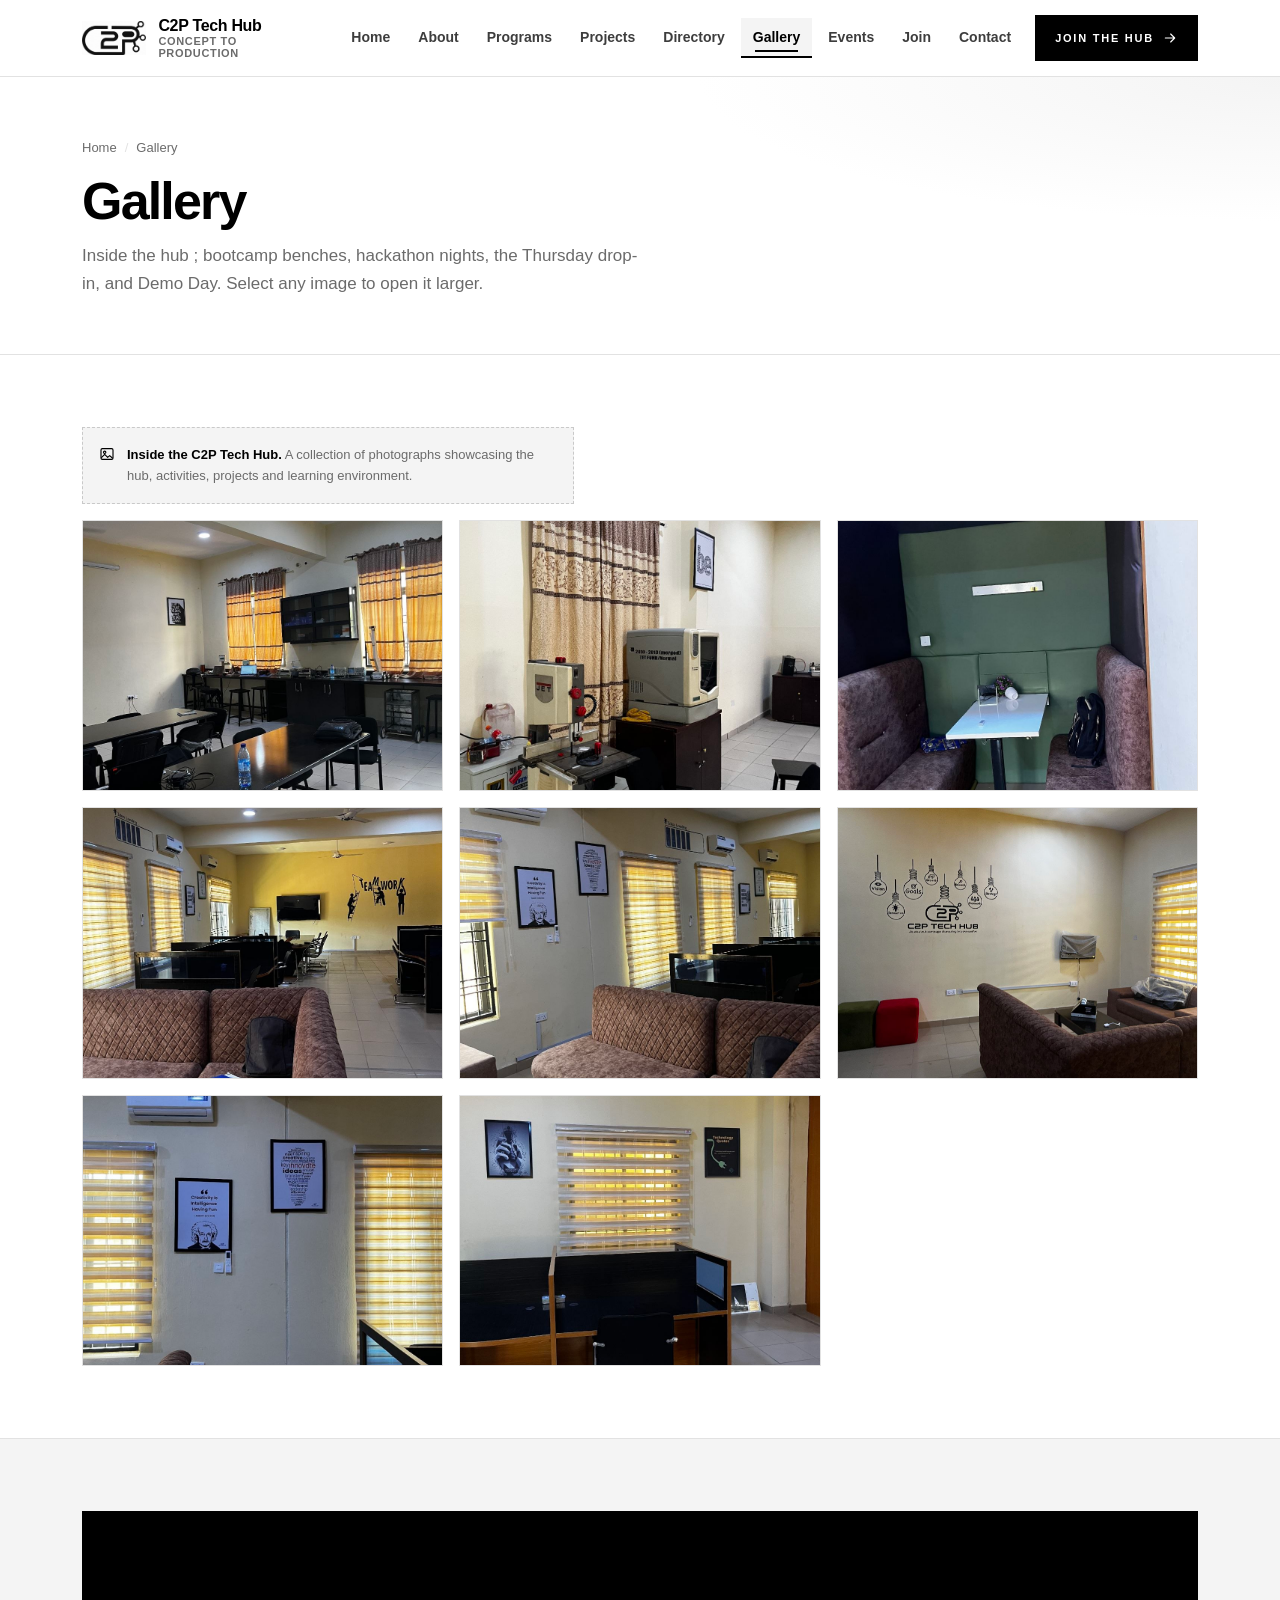
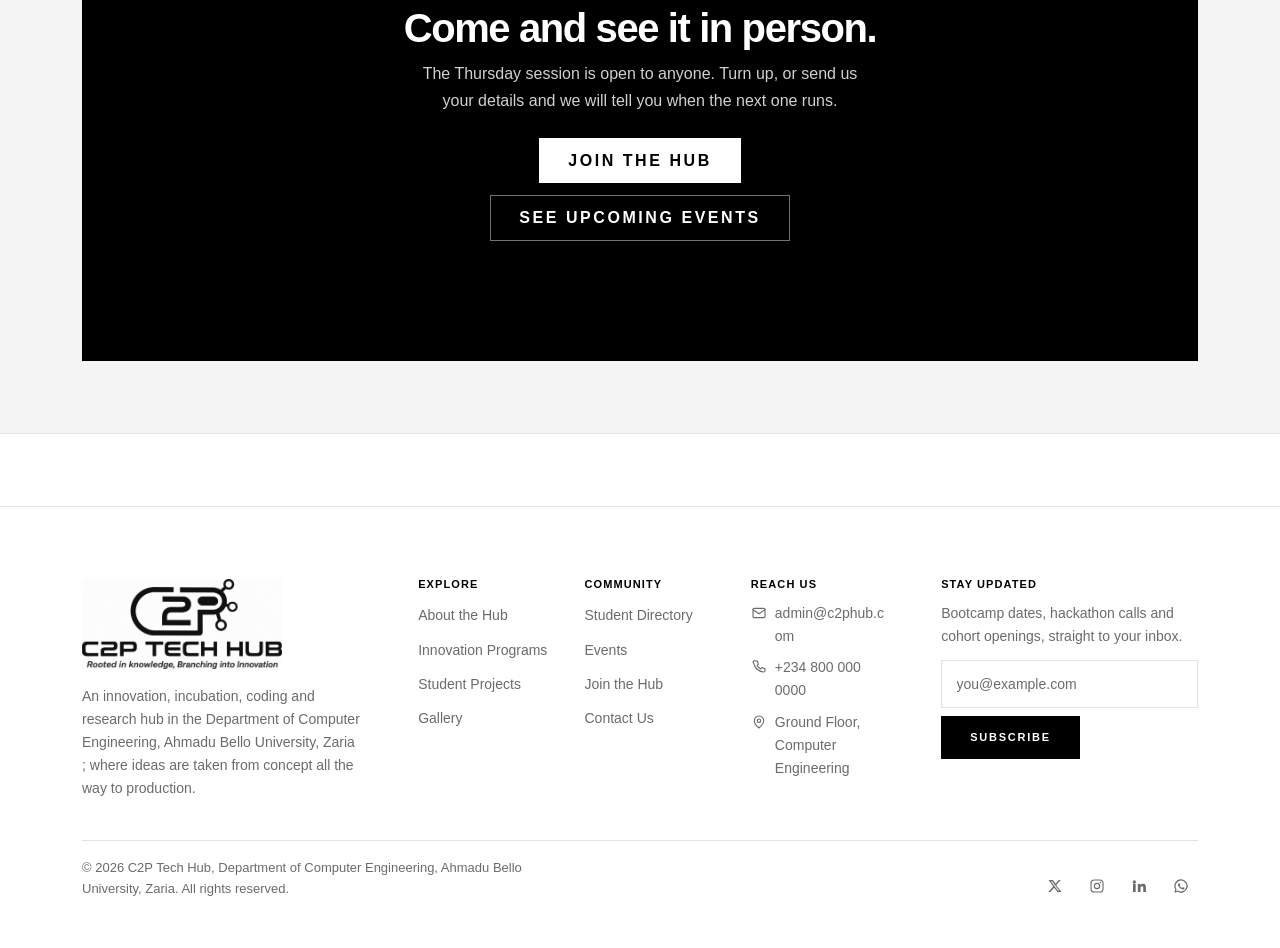
<file: gallery.html>
<!DOCTYPE html>
<html lang="en">
<head>
  <meta charset="utf-8">
  <meta name="viewport" content="width=device-width, initial-scale=1">
  <title>Gallery | C2P Tech Hub ; Concept to Production</title>
  <meta name="description" content="Photographs from inside the C2P Tech Hub: bootcamp benches, hackathon nights, weekly coding sessions, research clusters and Demo Day.">
  <meta name="author" content="C2P Tech Hub, Department of Computer Engineering, Ahmadu Bello University, Zaria">
  <meta name="theme-color" content="#111111">
  <link rel="icon" href="assets/images/brand/c2p-mark-mono.png" type="image/png">
  <link rel="stylesheet" href="assets/css/reset.css">
  <link rel="stylesheet" href="assets/css/tokens.css">
  <link rel="stylesheet" href="assets/css/main.css">
  <link rel="stylesheet" href="assets/css/responsive.css">

  <!-- Declarative ld+json data island, not executable code. -->
  <script type="application/ld+json">
  {
    "@context": "https://schema.org",
    "@type": "ImageGallery",
    "name": "C2P Tech Hub Gallery",
    "url": "https://c2phub.com/gallery.html",
    "description": "Images from inside the C2P Tech Hub, covering bootcamps, hackathons, weekly coding sessions, research clusters, mentorship and Demo Day. All images are currently openly licensed stand-ins, credited on the page.",
    "isPartOf": {
      "@type": "WebSite",
      "name": "C2P Tech Hub",
      "url": "https://c2phub.com/"
    },
    "associatedMedia": [
      { "@type": "ImageObject", "name": "C2P Tech Hub",     "contentUrl": "https://c2phub.com/assets/images/photos/hub-lab-workstations.jpg",             "description": "Photograph from the C2P Tech Hub." },
      { "@type": "ImageObject", "name": "C2P Tech Hub",     "contentUrl": "https://c2phub.com/assets/images/photos/hub-equipment-bench.jpg",             "description": "Photograph from the C2P Tech Hub." },
      { "@type": "ImageObject", "name": "C2P Tech Hub",     "contentUrl": "https://c2phub.com/assets/images/photos/hub-study-booth.jpg",             "description": "Photograph from the C2P Tech Hub." },
      { "@type": "ImageObject", "name": "C2P Tech Hub",     "contentUrl": "https://c2phub.com/assets/images/photos/hub-lounge-wide.jpg",             "description": "Photograph from the C2P Tech Hub." },
      { "@type": "ImageObject", "name": "C2P Tech Hub",     "contentUrl": "https://c2phub.com/assets/images/photos/hub-lounge-seating.jpg",             "description": "Photograph from the C2P Tech Hub." },
      { "@type": "ImageObject", "name": "C2P Tech Hub",     "contentUrl": "https://c2phub.com/assets/images/photos/hub-mural-lounge.jpg",             "description": "Photograph from the C2P Tech Hub." },
      { "@type": "ImageObject", "name": "C2P Tech Hub",     "contentUrl": "https://c2phub.com/assets/images/photos/hub-lounge-certificates.jpg",             "description": "Photograph from the C2P Tech Hub." },
      { "@type": "ImageObject", "name": "C2P Tech Hub",     "contentUrl": "https://c2phub.com/assets/images/photos/hub-workstation-booths.jpg",             "description": "Photograph from the C2P Tech Hub." }
    ]
  }
  </script>
</head>

<body>
  <a class="skip-link" href="#main">Skip to main content</a>

  <!-- Shared header / navigation -->
  <header class="site-header">
    <div class="container header-inner">

      <a class="brand" href="index.html">
        <img class="brand-mark" src="assets/images/brand/c2p-mark-mono.png"
             alt="C2P Tech Hub logo mark" width="320" height="169">
        <span class="brand-text">
          <span class="brand-name">C2P Tech Hub</span>
          <span class="brand-tagline">Concept to Production</span>
        </span>
      </a>

      <input class="nav-toggle" type="checkbox" id="nav-toggle">
      <label class="nav-toggle-label" for="nav-toggle">
        <svg class="icon icon-open" viewBox="0 0 24 24" aria-hidden="true" focusable="false">
          <path d="M4 7h16M4 12h16M4 17h16"/>
        </svg>
        <svg class="icon icon-close" viewBox="0 0 24 24" aria-hidden="true" focusable="false">
          <path d="M6 6l12 12M18 6L6 18"/>
        </svg>
        <span class="sr-only">Show or hide the main menu</span>
      </label>

      <nav class="site-nav" aria-label="Primary">
        <ul class="nav-list">
          <li><a class="nav-link" href="index.html">Home</a></li>
          <li><a class="nav-link" href="about.html">About</a></li>
          <li><a class="nav-link" href="programs.html">Programs</a></li>
          <li><a class="nav-link" href="projects.html">Projects</a></li>
          <li><a class="nav-link" href="directory.html">Directory</a></li>
          <li><a class="nav-link" href="gallery.html" aria-current="page">Gallery</a></li>
          <li><a class="nav-link" href="events.html">Events</a></li>
          <li><a class="nav-link" href="join.html">Join</a></li>
          <li><a class="nav-link" href="contact.html">Contact</a></li>
        </ul>
      </nav>

      <a class="btn btn-primary header-cta" href="join.html">
        Join the Hub
        <svg class="icon icon--sm" viewBox="0 0 24 24" aria-hidden="true" focusable="false">
          <path d="M5 12h14M13 6l6 6-6 6"/>
        </svg>
      </a>

    </div>
  </header>

  <main id="main">

    <!-- Page banner -->
    <section class="page-banner" aria-labelledby="page-title">
      <div class="container">
        <nav class="breadcrumb" aria-label="Breadcrumb">
          <ol>
            <li><a href="index.html">Home</a></li>
            <li aria-current="page">Gallery</li>
          </ol>
        </nav>
        <h1 id="page-title">Gallery</h1>
        <p>
          Inside the hub ; bootcamp benches, hackathon nights, the Thursday
          drop-in, and Demo Day. Select any image to open it larger.
        </p>
      </div>
    </section>

    <!-- Gallery -->
    <section class="section" aria-labelledby="gallery-title">
      <div class="container">

        <h2 id="gallery-title" class="sr-only">Photographs from the hub</h2>

        <p class="data-note">
          <svg class="icon icon--sm" viewBox="0 0 24 24" aria-hidden="true" focusable="false">
            <rect x="3" y="4" width="18" height="16" rx="2"/>
            <circle cx="8.5" cy="9.5" r="1.8"/>
            <path d="M4 17l4.5-4.5L13 17l3-2.5 4 3.5"/>
          </svg>
          <span>
            <strong>Inside the C2P Tech Hub.</strong>
            A collection of photographs showcasing the hub,
            activities, projects and learning environment.
          </span>
        </p>

        <!-- CSS-only 4 of 4: :target lightbox. -->

        <div class="gallery" id="gallery-grid">

          <a class="gallery__item" href="#lightbox-01">
            <img loading="lazy" decoding="async" src="assets/images/photos/hub-lab-workstations.jpg"
                 alt="Photograph from the C2P Tech Hub"
                 width="1200" height="800">
            <span class="gallery__caption">
              <svg class="icon icon--sm" viewBox="0 0 24 24" aria-hidden="true" focusable="false">
                <path d="M14 4h6v6M20 4l-9 9"/>
                <path d="M18 14v4.5A1.5 1.5 0 0 1 16.5 20h-11A1.5 1.5 0 0 1 4 18.5v-11A1.5 1.5 0 0 1 5.5 6H10"/>
              </svg>
              Opening Day
            </span>
          </a>

          <a class="gallery__item" href="#lightbox-02">
            <img loading="lazy" decoding="async" src="assets/images/photos/hub-equipment-bench.jpg"
                 alt="Photograph from the C2P Tech Hub"
                 width="1200" height="800">
            <span class="gallery__caption">
              <svg class="icon icon--sm" viewBox="0 0 24 24" aria-hidden="true" focusable="false">
                <path d="M14 4h6v6M20 4l-9 9"/>
                <path d="M18 14v4.5A1.5 1.5 0 0 1 16.5 20h-11A1.5 1.5 0 0 1 4 18.5v-11A1.5 1.5 0 0 1 5.5 6H10"/>
              </svg>
              Bootcamp Bench
            </span>
          </a>

          <a class="gallery__item" href="#lightbox-03">
            <img loading="lazy" decoding="async" src="assets/images/photos/hub-study-booth.jpg"
                 alt="Photograph from the C2P Tech Hub"
                 width="1200" height="800">
            <span class="gallery__caption">
              <svg class="icon icon--sm" viewBox="0 0 24 24" aria-hidden="true" focusable="false">
                <path d="M14 4h6v6M20 4l-9 9"/>
                <path d="M18 14v4.5A1.5 1.5 0 0 1 16.5 20h-11A1.5 1.5 0 0 1 4 18.5v-11A1.5 1.5 0 0 1 5.5 6H10"/>
              </svg>
              Hackathon Night
            </span>
          </a>

          <a class="gallery__item" href="#lightbox-04">
            <img loading="lazy" decoding="async" src="assets/images/photos/hub-lounge-wide.jpg"
                 alt="Photograph from the C2P Tech Hub"
                 width="1200" height="800">
            <span class="gallery__caption">
              <svg class="icon icon--sm" viewBox="0 0 24 24" aria-hidden="true" focusable="false">
                <path d="M14 4h6v6M20 4l-9 9"/>
                <path d="M18 14v4.5A1.5 1.5 0 0 1 16.5 20h-11A1.5 1.5 0 0 1 4 18.5v-11A1.5 1.5 0 0 1 5.5 6H10"/>
              </svg>
              Thursday Session
            </span>
          </a>

          <a class="gallery__item" href="#lightbox-05">
            <img loading="lazy" decoding="async" src="assets/images/photos/hub-lounge-seating.jpg"
                 alt="Photograph from the C2P Tech Hub"
                 width="1200" height="800">
            <span class="gallery__caption">
              <svg class="icon icon--sm" viewBox="0 0 24 24" aria-hidden="true" focusable="false">
                <path d="M14 4h6v6M20 4l-9 9"/>
                <path d="M18 14v4.5A1.5 1.5 0 0 1 16.5 20h-11A1.5 1.5 0 0 1 4 18.5v-11A1.5 1.5 0 0 1 5.5 6H10"/>
              </svg>
              Research Cluster
            </span>
          </a>

          <a class="gallery__item" href="#lightbox-06">
            <img loading="lazy" decoding="async" src="assets/images/photos/hub-mural-lounge.jpg"
                 alt="Photograph from the C2P Tech Hub"
                 width="1200" height="800">
            <span class="gallery__caption">
              <svg class="icon icon--sm" viewBox="0 0 24 24" aria-hidden="true" focusable="false">
                <path d="M14 4h6v6M20 4l-9 9"/>
                <path d="M18 14v4.5A1.5 1.5 0 0 1 16.5 20h-11A1.5 1.5 0 0 1 4 18.5v-11A1.5 1.5 0 0 1 5.5 6H10"/>
              </svg>
              Mentor Pairing
            </span>
          </a>

          <a class="gallery__item" href="#lightbox-07">
            <img loading="lazy" decoding="async" src="assets/images/photos/hub-lounge-certificates.jpg"
                 alt="Photograph from the C2P Tech Hub"
                 width="1200" height="800">
            <span class="gallery__caption">
              <svg class="icon icon--sm" viewBox="0 0 24 24" aria-hidden="true" focusable="false">
                <path d="M14 4h6v6M20 4l-9 9"/>
                <path d="M18 14v4.5A1.5 1.5 0 0 1 16.5 20h-11A1.5 1.5 0 0 1 4 18.5v-11A1.5 1.5 0 0 1 5.5 6H10"/>
              </svg>
              Demo Day Floor
            </span>
          </a>

          <a class="gallery__item" href="#lightbox-08">
            <img loading="lazy" decoding="async" src="assets/images/photos/hub-workstation-booths.jpg"
                 alt="Photograph from the C2P Tech Hub"
                 width="1200" height="800">
            <span class="gallery__caption">
              <svg class="icon icon--sm" viewBox="0 0 24 24" aria-hidden="true" focusable="false">
                <path d="M14 4h6v6M20 4l-9 9"/>
                <path d="M18 14v4.5A1.5 1.5 0 0 1 16.5 20h-11A1.5 1.5 0 0 1 4 18.5v-11A1.5 1.5 0 0 1 5.5 6H10"/>
              </svg>
              The Workspace
            </span>
          </a>

        </div>

      </div>
    </section>

    <!-- Hidden until the id is the URL fragment (.lightbox:target). -->

    <div class="lightbox" id="lightbox-01" aria-label="C2P Tech Hub, enlarged">
      <a class="lightbox__backdrop" href="#gallery-grid"><span class="sr-only">Close this image</span></a>
      <div class="lightbox__inner">
        <a class="lightbox__close" href="#gallery-grid">
          <svg class="icon" viewBox="0 0 24 24" aria-hidden="true" focusable="false"><path d="M6 6l12 12M18 6L6 18"/></svg>
          <span class="sr-only">Close this image</span>
        </a>
        <img loading="lazy" decoding="async" src="assets/images/photos/hub-lab-workstations.jpg"
             alt="Photograph from the C2P Tech Hub"
             width="1200" height="800">
        <div class="lightbox__caption">
          <h3>C2P Tech Hub</h3>
          <p>17 October 2025. The formal opening of the hub, hosted by the Department of Computer Engineering. The first weekly coding session ran the following week.</p>
        </div>
      </div>
    </div>

    <div class="lightbox" id="lightbox-02" aria-label="C2P Tech Hub, enlarged">
      <a class="lightbox__backdrop" href="#gallery-grid"><span class="sr-only">Close this image</span></a>
      <div class="lightbox__inner">
        <a class="lightbox__close" href="#gallery-grid">
          <svg class="icon" viewBox="0 0 24 24" aria-hidden="true" focusable="false"><path d="M6 6l12 12M18 6L6 18"/></svg>
          <span class="sr-only">Close this image</span>
        </a>
        <img loading="lazy" decoding="async" src="assets/images/photos/hub-equipment-bench.jpg"
             alt="Photograph from the C2P Tech Hub"
             width="1200" height="800">
        <div class="lightbox__caption">
          <h3>C2P Tech Hub</h3>
          <p>Week two of the embedded systems bootcamp. Boards are provided by the hub and shared between pairs, which turns out to be the fastest way to learn.</p>
        </div>
      </div>
    </div>

    <div class="lightbox" id="lightbox-03" aria-label="C2P Tech Hub, enlarged">
      <a class="lightbox__backdrop" href="#gallery-grid"><span class="sr-only">Close this image</span></a>
      <div class="lightbox__inner">
        <a class="lightbox__close" href="#gallery-grid">
          <svg class="icon" viewBox="0 0 24 24" aria-hidden="true" focusable="false"><path d="M6 6l12 12M18 6L6 18"/></svg>
          <span class="sr-only">Close this image</span>
        </a>
        <img loading="lazy" decoding="async" src="assets/images/photos/hub-study-booth.jpg"
             alt="Photograph from the C2P Tech Hub"
             width="1200" height="800">
        <div class="lightbox__caption">
          <h3>C2P Tech Hub</h3>
          <p>Hour thirty of forty-eight. The problem brief is published when the clock starts, so nothing here was planned more than a day and a half in advance.</p>
        </div>
      </div>
    </div>

    <div class="lightbox" id="lightbox-04" aria-label="C2P Tech Hub, enlarged">
      <a class="lightbox__backdrop" href="#gallery-grid"><span class="sr-only">Close this image</span></a>
      <div class="lightbox__inner">
        <a class="lightbox__close" href="#gallery-grid">
          <svg class="icon" viewBox="0 0 24 24" aria-hidden="true" focusable="false"><path d="M6 6l12 12M18 6L6 18"/></svg>
          <span class="sr-only">Close this image</span>
        </a>
        <img loading="lazy" decoding="async" src="assets/images/photos/hub-lounge-wide.jpg"
             alt="Photograph from the C2P Tech Hub"
             width="1200" height="800">
        <div class="lightbox__caption">
          <h3>C2P Tech Hub</h3>
          <p>The weekly drop-in. No registration, no register, no prerequisite ; people arrive, say what they are stuck on, and get on with it.</p>
        </div>
      </div>
    </div>

    <div class="lightbox" id="lightbox-05" aria-label="C2P Tech Hub, enlarged">
      <a class="lightbox__backdrop" href="#gallery-grid"><span class="sr-only">Close this image</span></a>
      <div class="lightbox__inner">
        <a class="lightbox__close" href="#gallery-grid">
          <svg class="icon" viewBox="0 0 24 24" aria-hidden="true" focusable="false"><path d="M6 6l12 12M18 6L6 18"/></svg>
          <span class="sr-only">Close this image</span>
        </a>
        <img loading="lazy" decoding="async" src="assets/images/photos/hub-lounge-seating.jpg"
             alt="Photograph from the C2P Tech Hub"
             width="1200" height="800">
        <div class="lightbox__caption">
          <h3>C2P Tech Hub</h3>
          <p>The computer vision group reviewing classifier output. This is the cluster whose work fed into ParaVision.</p>
        </div>
      </div>
    </div>

    <div class="lightbox" id="lightbox-06" aria-label="C2P Tech Hub, enlarged">
      <a class="lightbox__backdrop" href="#gallery-grid"><span class="sr-only">Close this image</span></a>
      <div class="lightbox__inner">
        <a class="lightbox__close" href="#gallery-grid">
          <svg class="icon" viewBox="0 0 24 24" aria-hidden="true" focusable="false"><path d="M6 6l12 12M18 6L6 18"/></svg>
          <span class="sr-only">Close this image</span>
        </a>
        <img loading="lazy" decoding="async" src="assets/images/photos/hub-mural-lounge.jpg"
             alt="Photograph from the C2P Tech Hub"
             width="1200" height="800">
        <div class="lightbox__caption">
          <h3>C2P Tech Hub</h3>
          <p>Pairings are matched by focus area rather than assigned at random, and formally reviewed at mid-semester so a pairing that is not working can be changed.</p>
        </div>
      </div>
    </div>

    <div class="lightbox" id="lightbox-07" aria-label="C2P Tech Hub, enlarged">
      <a class="lightbox__backdrop" href="#gallery-grid"><span class="sr-only">Close this image</span></a>
      <div class="lightbox__inner">
        <a class="lightbox__close" href="#gallery-grid">
          <svg class="icon" viewBox="0 0 24 24" aria-hidden="true" focusable="false"><path d="M6 6l12 12M18 6L6 18"/></svg>
          <span class="sr-only">Close this image</span>
        </a>
        <img loading="lazy" decoding="async" src="assets/images/photos/hub-lounge-certificates.jpg"
             alt="Photograph from the C2P Tech Hub"
             width="1200" height="800">
        <div class="lightbox__caption">
          <h3>C2P Tech Hub</h3>
          <p>Eight teams, one afternoon. Each gets a fixed slot to show working software or hardware and answer questions from staff and industry guests.</p>
        </div>
      </div>
    </div>

    <div class="lightbox" id="lightbox-08" aria-label="C2P Tech Hub, enlarged">
      <a class="lightbox__backdrop" href="#gallery-grid"><span class="sr-only">Close this image</span></a>
      <div class="lightbox__inner">
        <a class="lightbox__close" href="#gallery-grid">
          <svg class="icon" viewBox="0 0 24 24" aria-hidden="true" focusable="false"><path d="M6 6l12 12M18 6L6 18"/></svg>
          <span class="sr-only">Close this image</span>
        </a>
        <img loading="lazy" decoding="async" src="assets/images/photos/hub-workstation-booths.jpg"
             alt="Photograph from the C2P Tech Hub"
             width="1200" height="800">
        <div class="lightbox__caption">
          <h3>C2P Tech Hub</h3>
          <p>First floor of the Department of Computer Engineering. Project benches, shared screens, and space for eight incubation teams at a time.</p>
        </div>
      </div>
    </div>

    <!-- Cta band -->
    <section class="section section--sunken" aria-labelledby="cta-title">
      <div class="container">
        <div class="cta-band">
          <h2 id="cta-title">Come and see it in person.</h2>
          <p>
            The Thursday session is open to anyone. Turn up, or send us your details
            and we will tell you when the next one runs.
          </p>
          <p class="cluster">
            <a class="btn btn-inverse btn--lg" href="join.html">Join the Hub</a>
            <a class="btn btn-outline-inverse btn--lg" href="events.html">See upcoming events</a>
          </p>
        </div>
      </div>
    </section>


    <!-- Every photograph on this page is the hub's own, so no attribution list is needed. -->

  </main>

  <!-- Shared footer -->
  <footer class="site-footer">
    <div class="container">

      <div class="footer-top">

        <div class="footer-brand">
          <a href="index.html">
            <img class="footer-logo" src="assets/images/brand/c2p-logo-mono.png"
                 alt="C2P Tech Hub ; Rooted in knowledge, Branching into Innovation"
                 width="900" height="405">
          </a>
          <p>
            An innovation, incubation, coding and research hub in the Department
            of Computer Engineering, Ahmadu Bello University, Zaria ; where
            ideas are taken from concept all the way to production.
          </p>
        </div>

        <div class="footer-nav-groups">

          <div class="footer-group">
            <h2>Explore</h2>
            <ul>
              <li><a href="about.html">About the Hub</a></li>
              <li><a href="programs.html">Innovation Programs</a></li>
              <li><a href="projects.html">Student Projects</a></li>
              <li><a href="gallery.html">Gallery</a></li>
            </ul>
          </div>

          <div class="footer-group">
            <h2>Community</h2>
            <ul>
              <li><a href="directory.html">Student Directory</a></li>
              <li><a href="events.html">Events</a></li>
              <li><a href="join.html">Join the Hub</a></li>
              <li><a href="contact.html">Contact Us</a></li>
            </ul>
          </div>

          <div class="footer-group">
            <h2>Reach Us</h2>
            <ul>
              <li>
                <a href="mailto:admin@c2phub.com">
                  <svg class="icon icon--sm" viewBox="0 0 24 24" aria-hidden="true" focusable="false">
                    <rect x="3" y="5" width="18" height="14" rx="2"/>
                    <path d="M3 7l9 6 9-6"/>
                  </svg>
                  admin@c2phub.com
                </a>
              </li>
              <li>
                <a href="tel:+2348000000000">
                  <svg class="icon icon--sm" viewBox="0 0 24 24" aria-hidden="true" focusable="false">
                    <path d="M6.5 3h3l1.5 5-2 1.5a12 12 0 0 0 5.5 5.5L16 13l5 1.5v3a2 2 0 0 1-2.2 2A16.5 16.5 0 0 1 4 6.2 2 2 0 0 1 6.5 3z"/>
                  </svg>
                  +234 800 000 0000
                </a>
              </li>
              <li>
                <a href="contact.html">
                  <svg class="icon icon--sm" viewBox="0 0 24 24" aria-hidden="true" focusable="false">
                    <path d="M12 21s7-5.6 7-11a7 7 0 1 0-14 0c0 5.4 7 11 7 11z"/>
                    <circle cx="12" cy="10" r="2.5"/>
                  </svg>
                  Ground Floor, Computer Engineering
                </a>
              </li>
            </ul>
          </div>

        </div>

        <div class="footer-subscribe">
          <h2>Stay Updated</h2>
          <p>Bootcamp dates, hackathon calls and cohort openings, straight to your inbox.</p>
          <form class="inline-form" action="mailto:admin@c2phub.com" method="post"
                enctype="text/plain" aria-label="Subscribe to C2P Tech Hub updates">
            <label class="sr-only" for="footer-email">Your email address</label>
            <input class="input" type="email" id="footer-email" name="subscriber_email"
                   placeholder="you@example.com" required>
            <button class="btn btn-primary" type="submit">Subscribe</button>
          </form>
        </div>

      </div>

      <div class="footer-bottom">
        <p>&copy; 2026 C2P Tech Hub, Department of Computer Engineering, Ahmadu Bello University, Zaria. All rights reserved.</p>

        <ul class="social-list">
          <li>
            <a href="https://x.com/c2ptechhub" title="C2P Tech Hub on X">
              <span class="sr-only">C2P Tech Hub on X (placeholder handle)</span>
              <svg class="icon icon--sm icon--filled" viewBox="0 0 24 24" aria-hidden="true" focusable="false">
                <path d="M17.5 3h3.1l-6.8 7.8L21.8 21h-6.2l-4.9-6.3L5.1 21H2l7.3-8.3L2.4 3h6.4l4.4 5.8L17.5 3zm-1.1 16.1h1.7L7.7 4.8H5.9l10.5 14.3z"/>
              </svg>
            </a>
          </li>
          <li>
            <a href="https://instagram.com/c2ptechhub" title="C2P Tech Hub on Instagram">
              <span class="sr-only">C2P Tech Hub on Instagram (placeholder handle)</span>
              <svg class="icon icon--sm" viewBox="0 0 24 24" aria-hidden="true" focusable="false">
                <rect x="3" y="3" width="18" height="18" rx="5"/>
                <circle cx="12" cy="12" r="4"/>
                <circle cx="17.2" cy="6.8" r="1.1" fill="currentColor" stroke="none"/>
              </svg>
            </a>
          </li>
          <li>
            <a href="https://linkedin.com/company/c2p-tech-hub" title="C2P Tech Hub on LinkedIn">
              <span class="sr-only">C2P Tech Hub on LinkedIn (placeholder handle)</span>
              <svg class="icon icon--sm icon--filled" viewBox="0 0 24 24" aria-hidden="true" focusable="false">
                <path d="M4.98 3.5a2.5 2.5 0 1 1 0 5 2.5 2.5 0 0 1 0-5zM3 9h4v12H3V9zm7 0h3.8v1.7h.05c.53-.95 1.83-1.95 3.77-1.95 4.03 0 4.78 2.5 4.78 5.76V21h-4v-5.6c0-1.34-.03-3.06-1.9-3.06-1.9 0-2.2 1.45-2.2 2.96V21h-4V9z"/>
              </svg>
            </a>
          </li>
          <li>
            <a href="https://wa.me/2348000000000" title="C2P Tech Hub on WhatsApp">
              <span class="sr-only">C2P Tech Hub on WhatsApp (placeholder number)</span>
              <svg class="icon icon--sm icon--filled" viewBox="0 0 24 24" aria-hidden="true" focusable="false">
                <path d="M12 2a10 10 0 0 0-8.6 15.05L2 22l5.1-1.33A10 10 0 1 0 12 2zm0 1.9a8.1 8.1 0 1 1-4.13 15.07l-.3-.18-3.02.79.8-2.94-.19-.31A8.1 8.1 0 0 1 12 3.9zm-3.1 4.1c-.16 0-.42.06-.64.3-.22.24-.85.83-.85 2.02s.87 2.34 1 2.5c.12.16 1.7 2.7 4.17 3.68 2.06.81 2.48.65 2.93.61.45-.04 1.45-.59 1.65-1.17.2-.57.2-1.06.14-1.16-.06-.1-.22-.16-.46-.28-.24-.12-1.45-.71-1.67-.79-.22-.08-.39-.12-.55.12-.16.24-.63.79-.77.95-.14.16-.28.18-.52.06-.24-.12-1.03-.38-1.96-1.21-.72-.65-1.21-1.45-1.35-1.69-.14-.24-.02-.37.1-.49.11-.11.24-.28.36-.42.12-.14.16-.24.24-.4.08-.16.04-.3-.02-.42-.06-.12-.54-1.32-.74-1.8-.19-.46-.39-.4-.54-.41h-.46z"/>
              </svg>
            </a>
          </li>
        </ul>
      </div>

    </div>
  </footer>

</body>
</html>
</file>
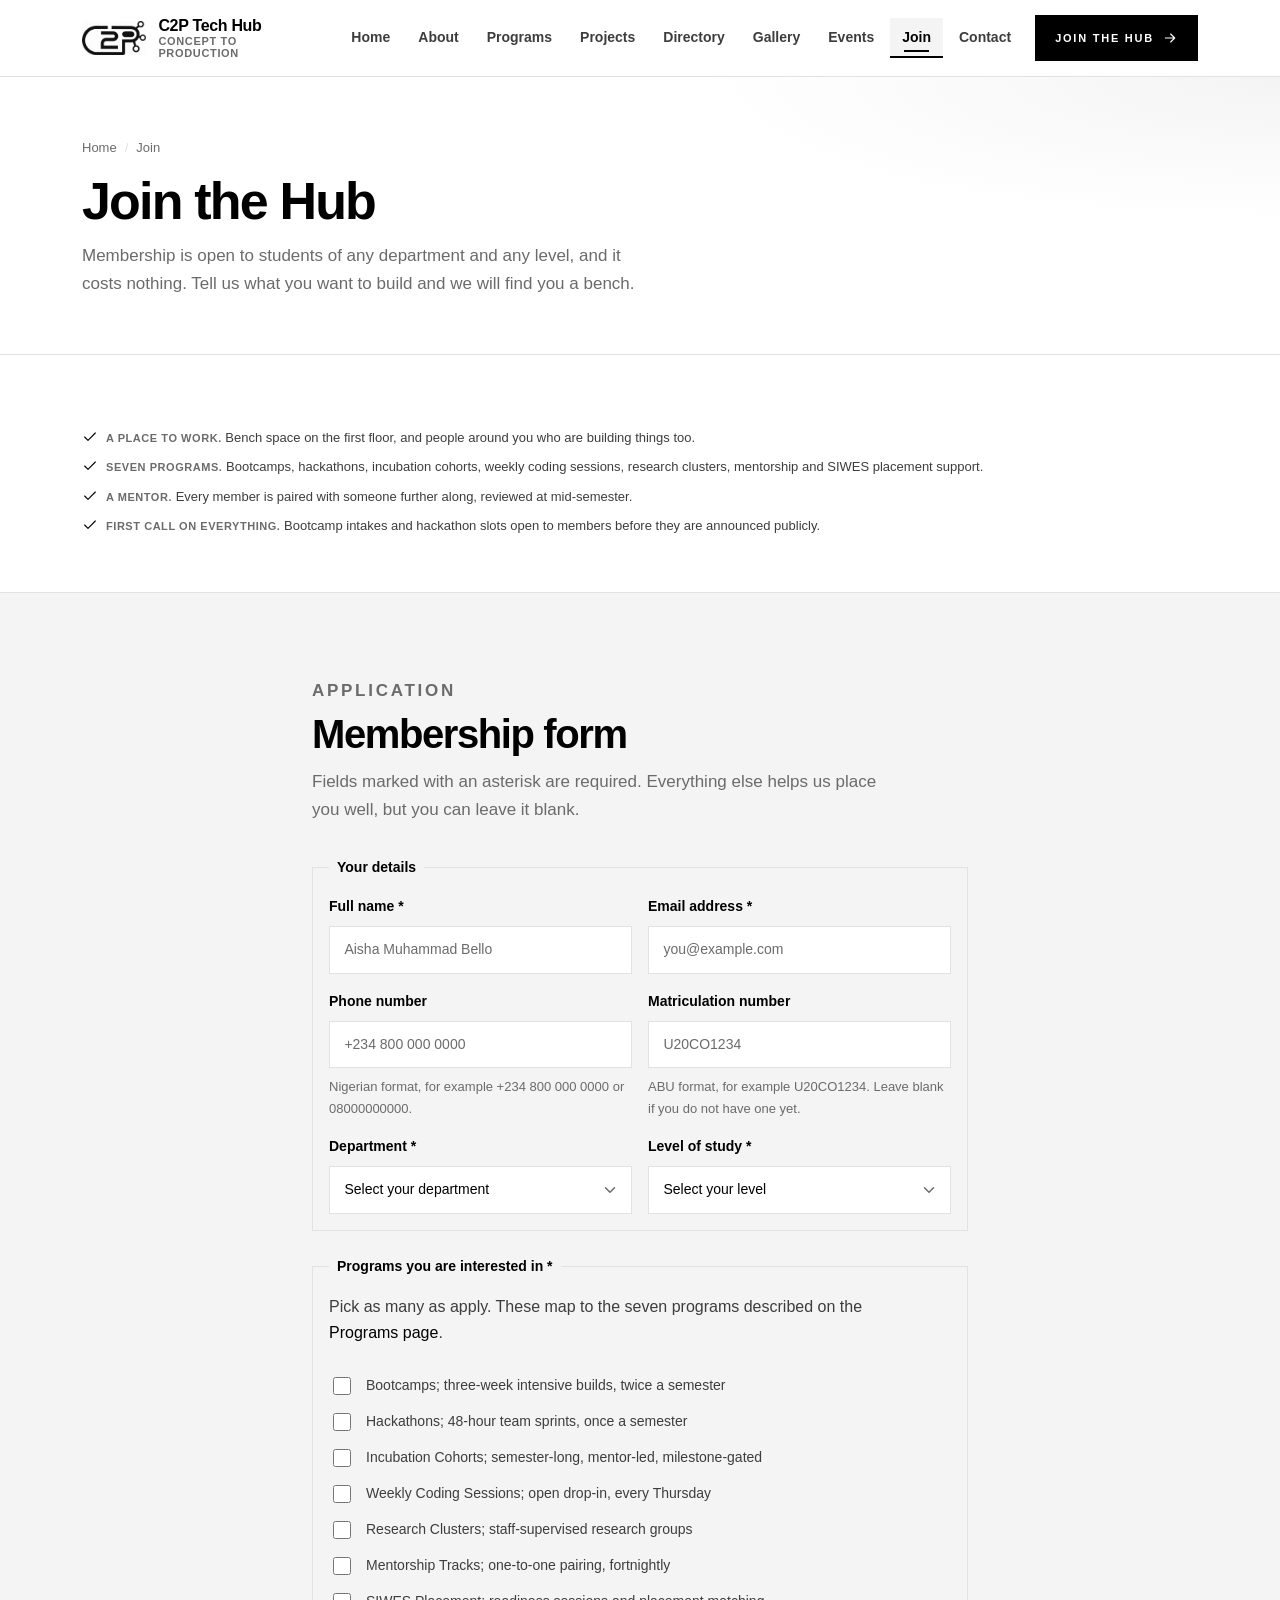
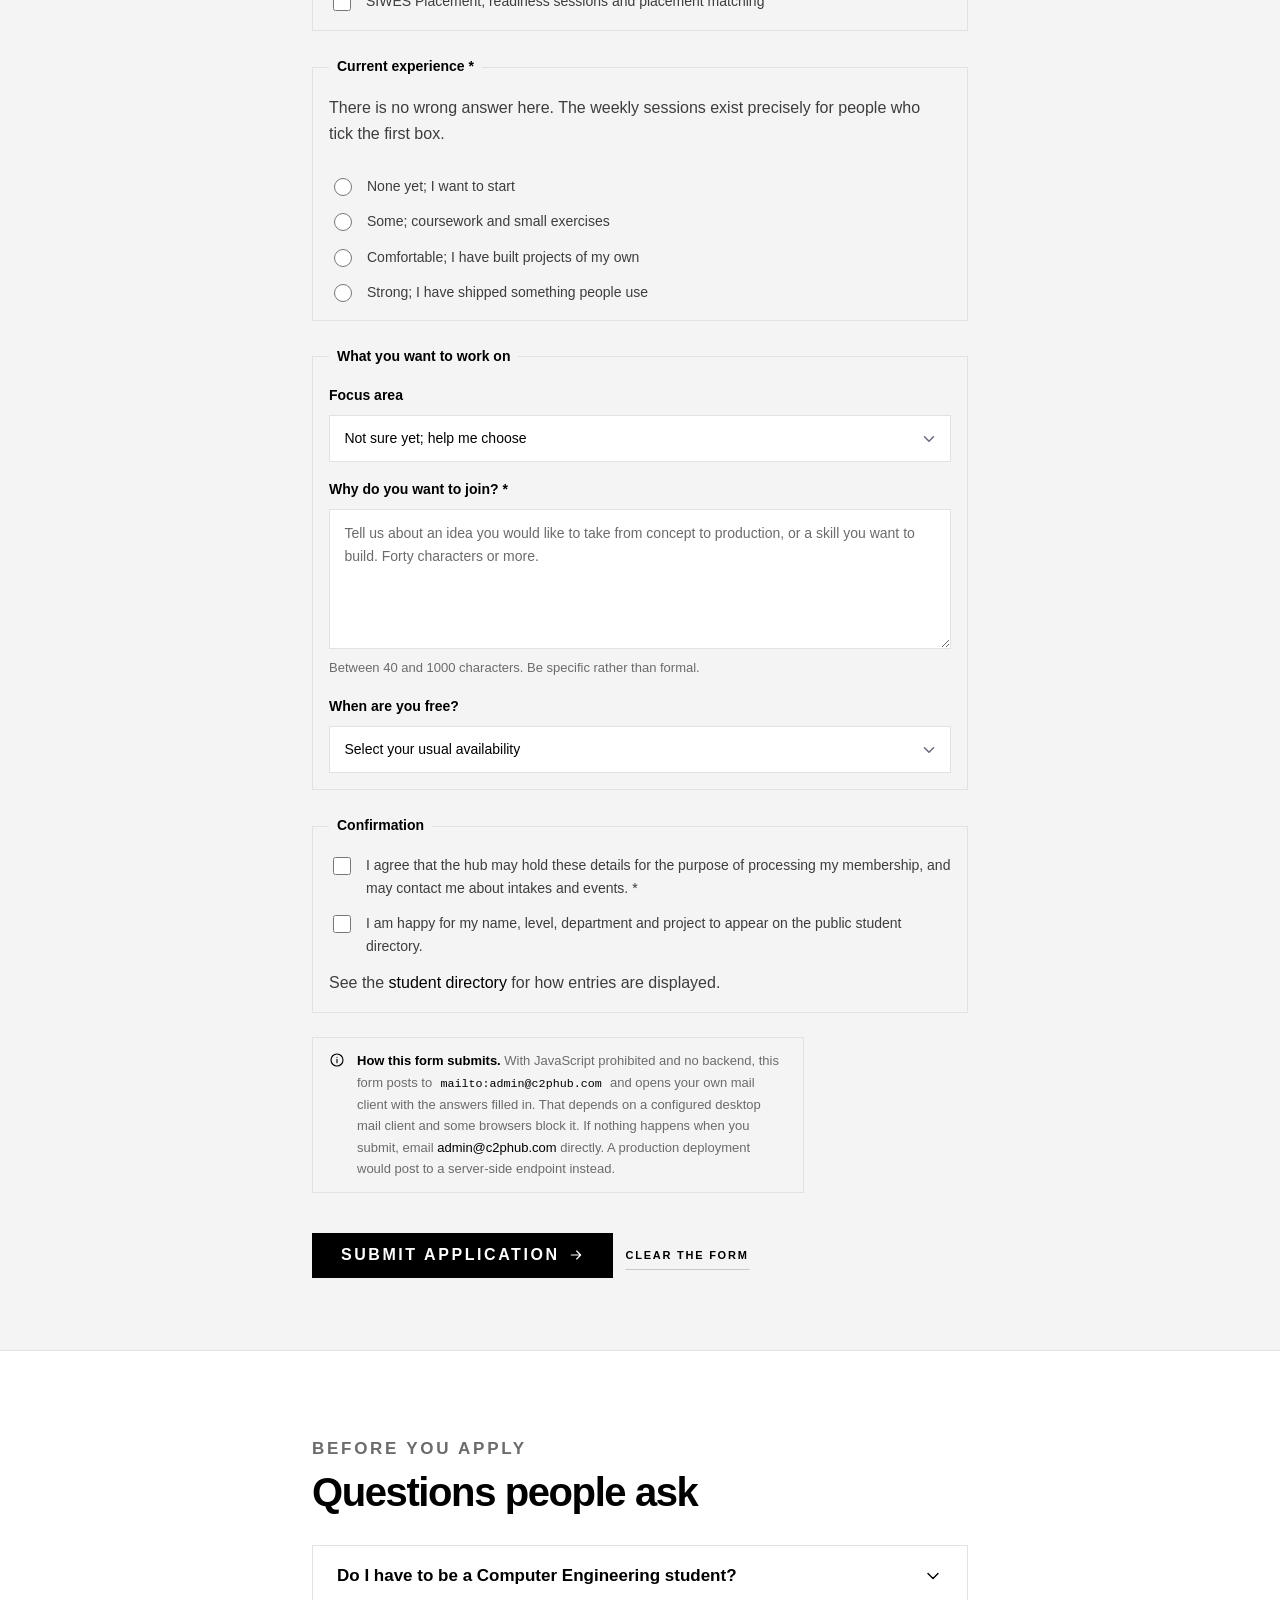
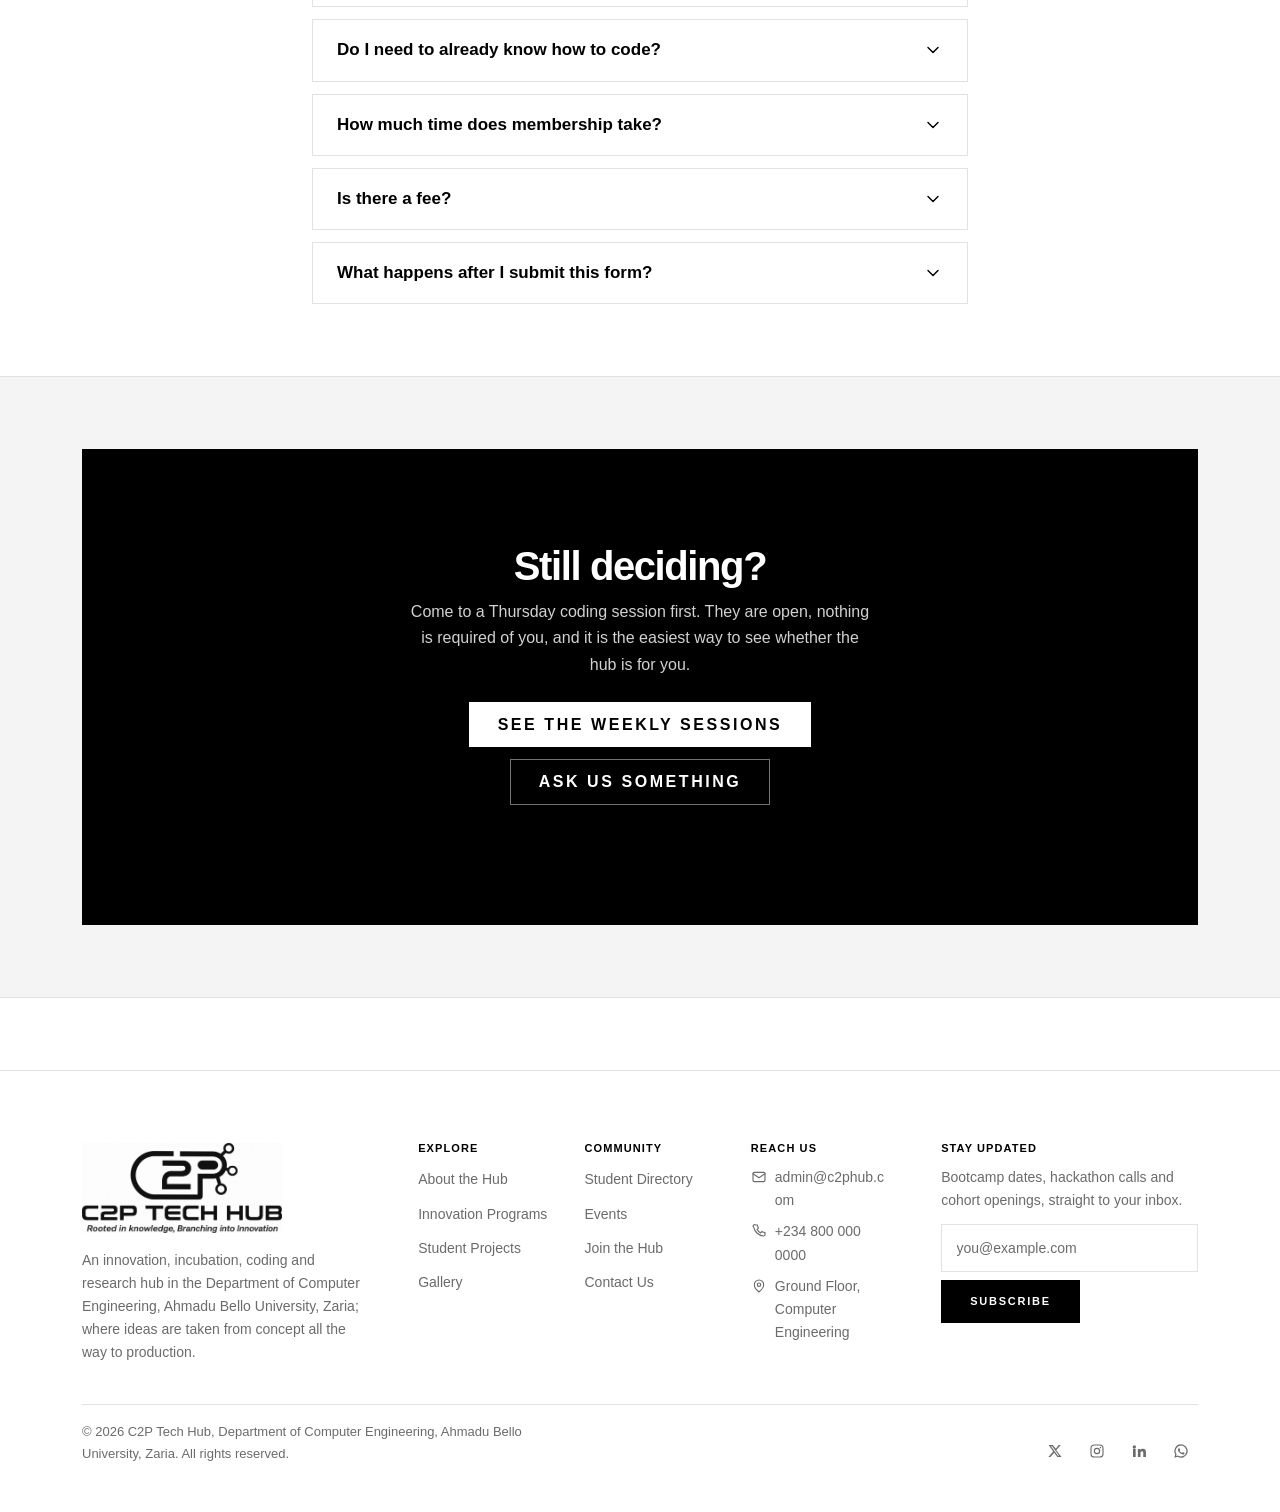
<file: join.html>
<!DOCTYPE html>
<html lang="en">
<head>
  <meta charset="utf-8">
  <meta name="viewport" content="width=device-width, initial-scale=1">
  <title>Join the Hub | C2P Tech Hub; Concept to Production</title>
  <meta name="description" content="Apply to join the C2P Tech Hub. Membership is open to students of any department and any level at Ahmadu Bello University, Zaria.">
  <meta name="author" content="C2P Tech Hub, Department of Computer Engineering, Ahmadu Bello University, Zaria">
  <meta name="theme-color" content="#111111">
  <link rel="icon" href="assets/images/brand/c2p-mark-mono.png" type="image/png">
  <link rel="stylesheet" href="assets/css/reset.css">
  <link rel="stylesheet" href="assets/css/tokens.css">
  <link rel="stylesheet" href="assets/css/main.css">
  <link rel="stylesheet" href="assets/css/responsive.css">

  <!-- Declarative ld+json data island, not executable code. -->
  <script type="application/ld+json">
  {
    "@context": "https://schema.org",
    "@type": "WebPage",
    "name": "Join the C2P Tech Hub",
    "url": "https://c2phub.com/join.html",
    "description": "Membership application page for the C2P Tech Hub, an innovation, incubation, coding and research hub in the Department of Computer Engineering, Ahmadu Bello University, Zaria.",
    "isPartOf": {
      "@type": "WebSite",
      "name": "C2P Tech Hub",
      "url": "https://c2phub.com/"
    },
    "about": {
      "@type": "EducationalOrganization",
      "name": "C2P Tech Hub",
      "url": "https://c2phub.com/",
      "email": "admin@c2phub.com",
      "parentOrganization": {
        "@type": "CollegeOrUniversity",
        "name": "Ahmadu Bello University, Zaria",
        "department": {
          "@type": "Organization",
          "name": "Department of Computer Engineering"
        }
      }
    },
    "mainEntity": {
      "@type": "FAQPage",
      "mainEntity": [
        {
          "@type": "Question",
          "name": "Do I have to be a Computer Engineering student?",
          "acceptedAnswer": {
            "@type": "Answer",
            "text": "No. The hub sits in the Department of Computer Engineering but membership is open across departments. Current members come from Computer Engineering, Computer Science, Electrical and Electronics Engineering and Mechatronics Engineering."
          }
        },
        {
          "@type": "Question",
          "name": "Do I need to already know how to code?",
          "acceptedAnswer": {
            "@type": "Answer",
            "text": "No. The weekly coding sessions and the bootcamps exist to take people from nothing to something. What matters is that you turn up consistently."
          }
        },
        {
          "@type": "Question",
          "name": "How much time does membership take?",
          "acceptedAnswer": {
            "@type": "Answer",
            "text": "Weekly coding sessions are one evening a week and are drop-in. Bootcamps run two evenings a week for three weeks. An incubation cohort is a semester-long commitment of roughly six to eight hours a week."
          }
        },
        {
          "@type": "Question",
          "name": "Is there a fee?",
          "acceptedAnswer": {
            "@type": "Answer",
            "text": "No. Membership and all programs are free to students of the university. Hardware for bootcamps is provided by the hub and shared between pairs."
          }
        },
        {
          "@type": "Question",
          "name": "What happens after I submit this form?",
          "acceptedAnswer": {
            "@type": "Answer",
            "text": "Applications are reviewed at the start of each intake. You will be contacted by email with a date for a short conversation about what you want to work on, and then added to the members' channel."
          }
        }
      ]
    }
  }
  </script>
</head>

<body>
  <a class="skip-link" href="#main">Skip to main content</a>

  <!-- Shared header / navigation -->
  <header class="site-header">
    <div class="container header-inner">

      <a class="brand" href="index.html">
        <img class="brand-mark" src="assets/images/brand/c2p-mark-mono.png"
             alt="C2P Tech Hub logo mark" width="320" height="169">
        <span class="brand-text">
          <span class="brand-name">C2P Tech Hub</span>
          <span class="brand-tagline">Concept to Production</span>
        </span>
      </a>

      <input class="nav-toggle" type="checkbox" id="nav-toggle">
      <label class="nav-toggle-label" for="nav-toggle">
        <svg class="icon icon-open" viewBox="0 0 24 24" aria-hidden="true" focusable="false">
          <path d="M4 7h16M4 12h16M4 17h16"/>
        </svg>
        <svg class="icon icon-close" viewBox="0 0 24 24" aria-hidden="true" focusable="false">
          <path d="M6 6l12 12M18 6L6 18"/>
        </svg>
        <span class="sr-only">Show or hide the main menu</span>
      </label>

      <nav class="site-nav" aria-label="Primary">
        <ul class="nav-list">
          <li><a class="nav-link" href="index.html">Home</a></li>
          <li><a class="nav-link" href="about.html">About</a></li>
          <li><a class="nav-link" href="programs.html">Programs</a></li>
          <li><a class="nav-link" href="projects.html">Projects</a></li>
          <li><a class="nav-link" href="directory.html">Directory</a></li>
          <li><a class="nav-link" href="gallery.html">Gallery</a></li>
          <li><a class="nav-link" href="events.html">Events</a></li>
          <li><a class="nav-link" href="join.html" aria-current="page">Join</a></li>
          <li><a class="nav-link" href="contact.html">Contact</a></li>
        </ul>
      </nav>

      <a class="btn btn-primary header-cta" href="join.html">
        Join the Hub
        <svg class="icon icon--sm" viewBox="0 0 24 24" aria-hidden="true" focusable="false">
          <path d="M5 12h14M13 6l6 6-6 6"/>
        </svg>
      </a>

    </div>
  </header>

  <main id="main">

    <!-- Page banner -->
    <section class="page-banner" aria-labelledby="page-title">
      <div class="container">
        <nav class="breadcrumb" aria-label="Breadcrumb">
          <ol>
            <li><a href="index.html">Home</a></li>
            <li aria-current="page">Join</li>
          </ol>
        </nav>
        <h1 id="page-title">Join the Hub</h1>
        <p>
          Membership is open to students of any department and any level, and it
          costs nothing. Tell us what you want to build and we will find you a
          bench.
        </p>
      </div>
    </section>

    <!-- What you get -->
    <section class="section section--tight" aria-labelledby="benefits-title">
      <div class="container">
        <h2 id="benefits-title" class="sr-only">What membership gives you</h2>
        <ul class="outcome-list">
          <li>
            <svg class="icon icon--sm" viewBox="0 0 24 24" aria-hidden="true" focusable="false">
              <path d="M20 6L9 17l-5-5"/>
            </svg>
            <span><span class="outcome-list__label">A place to work.</span> Bench space on the first floor, and people around you who are building things too.</span>
          </li>
          <li>
            <svg class="icon icon--sm" viewBox="0 0 24 24" aria-hidden="true" focusable="false">
              <path d="M20 6L9 17l-5-5"/>
            </svg>
            <span><span class="outcome-list__label">Seven programs.</span> Bootcamps, hackathons, incubation cohorts, weekly coding sessions, research clusters, mentorship and SIWES placement support.</span>
          </li>
          <li>
            <svg class="icon icon--sm" viewBox="0 0 24 24" aria-hidden="true" focusable="false">
              <path d="M20 6L9 17l-5-5"/>
            </svg>
            <span><span class="outcome-list__label">A mentor.</span> Every member is paired with someone further along, reviewed at mid-semester.</span>
          </li>
          <li>
            <svg class="icon icon--sm" viewBox="0 0 24 24" aria-hidden="true" focusable="false">
              <path d="M20 6L9 17l-5-5"/>
            </svg>
            <span><span class="outcome-list__label">First call on everything.</span> Bootcamp intakes and hackathon slots open to members before they are announced publicly.</span>
          </li>
        </ul>
      </div>
    </section>

    <!-- Application form -->
    <section class="section section--sunken" aria-labelledby="form-title">
      <div class="container container--narrow">

        <div class="section-head section-head--left">
          <p class="eyebrow">Application</p>
          <h2 id="form-title">Membership form</h2>
          <p>
            Fields marked with an asterisk are required. Everything else helps us
            place you well, but you can leave it blank.
          </p>
        </div>

        <!-- Native HTML5 validation and CSS state selectors only; no script. -->

        <form class="form" action="mailto:admin@c2phub.com" method="post"
              enctype="text/plain" aria-labelledby="form-title">

          <fieldset class="fieldset-group">
            <legend>Your details</legend>

            <div class="form-grid form-grid--2">

              <div class="field">
                <label for="full-name">Full name <span class="required-mark" aria-hidden="true">*</span></label>
                <input class="input" type="text" id="full-name" name="full_name"
                       placeholder="Aisha Muhammad Bello" required minlength="3" maxlength="80"
                       autocomplete="name" aria-describedby="full-name-error">
                <span class="error-text" id="full-name-error">Enter your full name, at least three characters.</span>
              </div>

              <div class="field">
                <label for="email">Email address <span class="required-mark" aria-hidden="true">*</span></label>
                <input class="input" type="email" id="email" name="email"
                       placeholder="you@example.com" required
                       autocomplete="email" aria-describedby="email-error">
                <span class="error-text" id="email-error">Enter a valid email address, for example you@example.com.</span>
              </div>

              <div class="field">
                <label for="phone">Phone number</label>
                <input class="input" type="tel" id="phone" name="phone"
                       placeholder="+234 800 000 0000"
                       pattern="(\+234|0)[\s-]?[789][01]\d[\s-]?\d{3}[\s-]?\d{4}"
                       autocomplete="tel" aria-describedby="phone-hint phone-error">
                <span class="hint" id="phone-hint">Nigerian format, for example +234 800 000 0000 or 08000000000.</span>
                <span class="error-text" id="phone-error">That does not look like a Nigerian phone number.</span>
              </div>

              <div class="field">
                <label for="matric">Matriculation number</label>
                <input class="input" type="text" id="matric" name="matric_number"
                       placeholder="U20CO1234" pattern="[UuPp]\d{2}[A-Za-z]{2}\d{4}"
                       aria-describedby="matric-hint matric-error">
                <span class="hint" id="matric-hint">ABU format, for example U20CO1234. Leave blank if you do not have one yet.</span>
                <span class="error-text" id="matric-error">Use the ABU format: a letter, two digits, two letters, four digits.</span>
              </div>

              <div class="field">
                <label for="department">Department <span class="required-mark" aria-hidden="true">*</span></label>
                <select class="select" id="department" name="department" required>
                  <option value="">Select your department</option>
                  <option value="Computer Engineering">Computer Engineering</option>
                  <option value="Computer Science">Computer Science</option>
                  <option value="Electrical and Electronics Engineering">Electrical and Electronics Engineering</option>
                  <option value="Mechatronics Engineering">Mechatronics Engineering</option>
                  <option value="Other Engineering department">Other Engineering department</option>
                  <option value="Other department">Other department</option>
                </select>
              </div>

              <div class="field">
                <label for="level">Level of study <span class="required-mark" aria-hidden="true">*</span></label>
                <select class="select" id="level" name="level" required>
                  <option value="">Select your level</option>
                  <option value="100L">100 Level</option>
                  <option value="200L">200 Level</option>
                  <option value="300L">300 Level</option>
                  <option value="400L">400 Level</option>
                  <option value="500L">500 Level</option>
                  <option value="Postgraduate">Postgraduate</option>
                  <option value="Staff">Staff</option>
                </select>
              </div>

            </div>
          </fieldset>

          <fieldset class="fieldset-group">
            <legend>Programs you are interested in <span class="required-mark" aria-hidden="true">*</span></legend>
            <p class="hint">
              Pick as many as apply. These map to the seven programs described on the
              <a href="programs.html">Programs page</a>.
            </p>

            <label class="check" for="prog-bootcamps">
              <input type="checkbox" id="prog-bootcamps" name="programs" value="Bootcamps">
              <span>Bootcamps; three-week intensive builds, twice a semester</span>
            </label>

            <label class="check" for="prog-hackathons">
              <input type="checkbox" id="prog-hackathons" name="programs" value="Hackathons">
              <span>Hackathons; 48-hour team sprints, once a semester</span>
            </label>

            <label class="check" for="prog-incubation">
              <input type="checkbox" id="prog-incubation" name="programs" value="Incubation Cohorts">
              <span>Incubation Cohorts; semester-long, mentor-led, milestone-gated</span>
            </label>

            <label class="check" for="prog-coding-sessions">
              <input type="checkbox" id="prog-coding-sessions" name="programs" value="Weekly Coding Sessions">
              <span>Weekly Coding Sessions; open drop-in, every Thursday</span>
            </label>

            <label class="check" for="prog-research">
              <input type="checkbox" id="prog-research" name="programs" value="Research Clusters">
              <span>Research Clusters; staff-supervised research groups</span>
            </label>

            <label class="check" for="prog-mentorship">
              <input type="checkbox" id="prog-mentorship" name="programs" value="Mentorship Tracks">
              <span>Mentorship Tracks; one-to-one pairing, fortnightly</span>
            </label>

            <label class="check" for="prog-siwes">
              <input type="checkbox" id="prog-siwes" name="programs" value="SIWES Placement">
              <span>SIWES Placement; readiness sessions and placement matching</span>
            </label>
          </fieldset>

          <fieldset class="fieldset-group">
            <legend>Current experience <span class="required-mark" aria-hidden="true">*</span></legend>
            <p class="hint">
              There is no wrong answer here. The weekly sessions exist precisely for
              people who tick the first box.
            </p>

            <label class="check" for="exp-none">
              <input type="radio" id="exp-none" name="experience" value="None yet" required>
              <span>None yet; I want to start</span>
            </label>

            <label class="check" for="exp-some">
              <input type="radio" id="exp-some" name="experience" value="Some coursework">
              <span>Some; coursework and small exercises</span>
            </label>

            <label class="check" for="exp-projects">
              <input type="radio" id="exp-projects" name="experience" value="Personal projects">
              <span>Comfortable; I have built projects of my own</span>
            </label>

            <label class="check" for="exp-strong">
              <input type="radio" id="exp-strong" name="experience" value="Shipped work">
              <span>Strong; I have shipped something people use</span>
            </label>
          </fieldset>

          <fieldset class="fieldset-group">
            <legend>What you want to work on</legend>

            <div class="form-grid">

              <div class="field">
                <label for="focus">Focus area</label>
                <select class="select" id="focus" name="focus_area">
                  <option value="">Not sure yet; help me choose</option>
                  <option value="Artificial Intelligence">Artificial Intelligence and Machine Learning</option>
                  <option value="Computer Vision">Computer Vision</option>
                  <option value="Embedded Systems">Embedded Systems</option>
                  <option value="IoT and Sensor Networks">IoT and Sensor Networks</option>
                  <option value="Mobile Development">Mobile Development</option>
                  <option value="Web and Backend Engineering">Web and Backend Engineering</option>
                  <option value="Robotics and Control">Robotics and Control</option>
                  <option value="Data Engineering">Data Engineering</option>
                  <option value="Human-Computer Interaction">Human-Computer Interaction</option>
                </select>
              </div>

              <div class="field">
                <label for="motivation">Why do you want to join? <span class="required-mark" aria-hidden="true">*</span></label>
                <textarea class="textarea" id="motivation" name="motivation" required
                          minlength="40" maxlength="1000"
                          placeholder="Tell us about an idea you would like to take from concept to production, or a skill you want to build. Forty characters or more."
                          aria-describedby="motivation-hint motivation-error"></textarea>
                <span class="hint" id="motivation-hint">Between 40 and 1000 characters. Be specific rather than formal.</span>
                <span class="error-text" id="motivation-error">Write at least 40 characters so we have something to go on.</span>
              </div>

              <div class="field">
                <label for="availability">When are you free?</label>
                <select class="select" id="availability" name="availability">
                  <option value="">Select your usual availability</option>
                  <option value="Weekday evenings">Weekday evenings</option>
                  <option value="Weekday afternoons">Weekday afternoons</option>
                  <option value="Weekends">Weekends</option>
                  <option value="Flexible">Flexible</option>
                </select>
              </div>

            </div>
          </fieldset>

          <fieldset class="fieldset-group">
            <legend>Confirmation</legend>

            <label class="check" for="consent">
              <input type="checkbox" id="consent" name="consent" value="yes" required>
              <span>
                I agree that the hub may hold these details for the purpose of
                processing my membership, and may contact me about intakes and
                events. <span class="required-mark" aria-hidden="true">*</span>
              </span>
            </label>

            <!-- Outside the <label> on purpose: nested, a click would toggle it. -->
            <label class="check" for="directory-consent">
              <input type="checkbox" id="directory-consent" name="directory_consent" value="yes">
              <span>
                I am happy for my name, level, department and project to appear on the
                public student directory.
              </span>
            </label>
            <p class="hint">
              See the <a href="directory.html">student directory</a> for how entries are
              displayed.
            </p>
          </fieldset>

          <p class="form-note">
            <svg class="icon icon--sm" viewBox="0 0 24 24" aria-hidden="true" focusable="false">
              <circle cx="12" cy="12" r="9"/>
              <path d="M12 11v5M12 8h.01"/>
            </svg>
            <span>
              <strong>How this form submits.</strong> With JavaScript prohibited and no
              backend, this form posts to <code>mailto:admin@c2phub.com</code> and opens
              your own mail client with the answers filled in. That depends on a
              configured desktop mail client and some browsers block it. If nothing
              happens when you submit, email
              <a href="mailto:admin@c2phub.com">admin@c2phub.com</a> directly. A
              production deployment would post to a server-side endpoint instead.
            </span>
          </p>

          <p class="cluster">
            <button class="btn btn-primary btn--lg" type="submit">
              Submit application
              <svg class="icon icon--sm" viewBox="0 0 24 24" aria-hidden="true" focusable="false">
                <path d="M5 12h14M13 6l6 6-6 6"/>
              </svg>
            </button>
            <button class="btn btn-ghost" type="reset">Clear the form</button>
          </p>

        </form>

      </div>
    </section>

    <!-- Faq -->
    <section class="section" aria-labelledby="faq-title">
      <div class="container container--narrow">

        <div class="section-head section-head--left">
          <p class="eyebrow">Before you apply</p>
          <h2 id="faq-title">Questions people ask</h2>
        </div>

        <!-- CSS-only 2 of 4: <details> accordion styled via [open]. -->
        <div class="accordion mt-4">

          <details class="accordion__item">
            <summary class="accordion__summary">
              Do I have to be a Computer Engineering student?
              <svg class="icon chevron" viewBox="0 0 24 24" aria-hidden="true" focusable="false">
                <path d="M6 9l6 6 6-6"/>
              </svg>
            </summary>
            <div class="accordion__panel">
              <p>
                No. The hub sits in the Department of Computer Engineering, but membership
                is open across departments. Current members come from Computer Engineering,
                Computer Science, Electrical and Electronics Engineering and Mechatronics
                Engineering.
              </p>
            </div>
          </details>

          <details class="accordion__item">
            <summary class="accordion__summary">
              Do I need to already know how to code?
              <svg class="icon chevron" viewBox="0 0 24 24" aria-hidden="true" focusable="false">
                <path d="M6 9l6 6 6-6"/>
              </svg>
            </summary>
            <div class="accordion__panel">
              <p>
                No. The weekly coding sessions and the bootcamps exist to take people from
                nothing to something. What matters is that you turn up consistently;
                that is the only real entry requirement.
              </p>
            </div>
          </details>

          <details class="accordion__item">
            <summary class="accordion__summary">
              How much time does membership take?
              <svg class="icon chevron" viewBox="0 0 24 24" aria-hidden="true" focusable="false">
                <path d="M6 9l6 6 6-6"/>
              </svg>
            </summary>
            <div class="accordion__panel">
              <p>
                It depends what you sign up for. Weekly coding sessions are one evening a
                week and are drop-in. Bootcamps run two evenings a week for three weeks. An
                incubation cohort is a semester-long commitment of roughly six to eight
                hours a week, and we would rather you joined the next one than
                half-attended this one.
              </p>
            </div>
          </details>

          <details class="accordion__item">
            <summary class="accordion__summary">
              Is there a fee?
              <svg class="icon chevron" viewBox="0 0 24 24" aria-hidden="true" focusable="false">
                <path d="M6 9l6 6 6-6"/>
              </svg>
            </summary>
            <div class="accordion__panel">
              <p>
                No. Membership and all seven programs are free to students of the
                university. Hardware for bootcamps is provided by the hub and shared
                between pairs.
              </p>
            </div>
          </details>

          <details class="accordion__item">
            <summary class="accordion__summary">
              What happens after I submit this form?
              <svg class="icon chevron" viewBox="0 0 24 24" aria-hidden="true" focusable="false">
                <path d="M6 9l6 6 6-6"/>
              </svg>
            </summary>
            <div class="accordion__panel">
              <p>
                Applications are reviewed at the start of each intake. You will be
                contacted by email with a date for a short conversation about what you
                want to work on, and then added to the members' channel. If an intake has
                just closed, your application is held for the next one rather than
                discarded.
              </p>
            </div>
          </details>

        </div>

      </div>
    </section>

    <!-- Cta band -->
    <section class="section section--sunken" aria-labelledby="cta-title">
      <div class="container">
        <div class="cta-band">
          <h2 id="cta-title">Still deciding?</h2>
          <p>
            Come to a Thursday coding session first. They are open, nothing is
            required of you, and it is the easiest way to see whether the hub is
            for you.
          </p>
          <p class="cluster">
            <a class="btn btn-inverse btn--lg" href="programs.html#prog-coding-sessions">See the weekly sessions</a>
            <a class="btn btn-outline-inverse btn--lg" href="contact.html">Ask us something</a>
          </p>
        </div>
      </div>
    </section>

  </main>

  <!-- Shared footer -->
  <footer class="site-footer">
    <div class="container">

      <div class="footer-top">

        <div class="footer-brand">
          <a href="index.html">
            <img class="footer-logo" src="assets/images/brand/c2p-logo-mono.png"
                 alt="C2P Tech Hub; Rooted in knowledge, Branching into Innovation"
                 width="900" height="405">
          </a>
          <p>
            An innovation, incubation, coding and research hub in the Department
            of Computer Engineering, Ahmadu Bello University, Zaria; where
            ideas are taken from concept all the way to production.
          </p>
        </div>

        <div class="footer-nav-groups">

          <div class="footer-group">
            <h2>Explore</h2>
            <ul>
              <li><a href="about.html">About the Hub</a></li>
              <li><a href="programs.html">Innovation Programs</a></li>
              <li><a href="projects.html">Student Projects</a></li>
              <li><a href="gallery.html">Gallery</a></li>
            </ul>
          </div>

          <div class="footer-group">
            <h2>Community</h2>
            <ul>
              <li><a href="directory.html">Student Directory</a></li>
              <li><a href="events.html">Events</a></li>
              <li><a href="join.html">Join the Hub</a></li>
              <li><a href="contact.html">Contact Us</a></li>
            </ul>
          </div>

          <div class="footer-group">
            <h2>Reach Us</h2>
            <ul>
              <li>
                <a href="mailto:admin@c2phub.com">
                  <svg class="icon icon--sm" viewBox="0 0 24 24" aria-hidden="true" focusable="false">
                    <rect x="3" y="5" width="18" height="14" rx="2"/>
                    <path d="M3 7l9 6 9-6"/>
                  </svg>
                  admin@c2phub.com
                </a>
              </li>
              <li>
                <a href="tel:+2348000000000">
                  <svg class="icon icon--sm" viewBox="0 0 24 24" aria-hidden="true" focusable="false">
                    <path d="M6.5 3h3l1.5 5-2 1.5a12 12 0 0 0 5.5 5.5L16 13l5 1.5v3a2 2 0 0 1-2.2 2A16.5 16.5 0 0 1 4 6.2 2 2 0 0 1 6.5 3z"/>
                  </svg>
                  +234 800 000 0000
                </a>
              </li>
              <li>
                <a href="contact.html">
                  <svg class="icon icon--sm" viewBox="0 0 24 24" aria-hidden="true" focusable="false">
                    <path d="M12 21s7-5.6 7-11a7 7 0 1 0-14 0c0 5.4 7 11 7 11z"/>
                    <circle cx="12" cy="10" r="2.5"/>
                  </svg>
                  Ground Floor, Computer Engineering
                </a>
              </li>
            </ul>
          </div>

        </div>

        <div class="footer-subscribe">
          <h2>Stay Updated</h2>
          <p>Bootcamp dates, hackathon calls and cohort openings, straight to your inbox.</p>
          <form class="inline-form" action="mailto:admin@c2phub.com" method="post"
                enctype="text/plain" aria-label="Subscribe to C2P Tech Hub updates">
            <label class="sr-only" for="footer-email">Your email address</label>
            <input class="input" type="email" id="footer-email" name="subscriber_email"
                   placeholder="you@example.com" required>
            <button class="btn btn-primary" type="submit">Subscribe</button>
          </form>
        </div>

      </div>

      <div class="footer-bottom">
        <p>&copy; 2026 C2P Tech Hub, Department of Computer Engineering, Ahmadu Bello University, Zaria. All rights reserved.</p>

        <ul class="social-list">
          <li>
            <a href="https://x.com/c2ptechhub" title="C2P Tech Hub on X">
              <span class="sr-only">C2P Tech Hub on X (placeholder handle)</span>
              <svg class="icon icon--sm icon--filled" viewBox="0 0 24 24" aria-hidden="true" focusable="false">
                <path d="M17.5 3h3.1l-6.8 7.8L21.8 21h-6.2l-4.9-6.3L5.1 21H2l7.3-8.3L2.4 3h6.4l4.4 5.8L17.5 3zm-1.1 16.1h1.7L7.7 4.8H5.9l10.5 14.3z"/>
              </svg>
            </a>
          </li>
          <li>
            <a href="https://instagram.com/c2ptechhub" title="C2P Tech Hub on Instagram">
              <span class="sr-only">C2P Tech Hub on Instagram (placeholder handle)</span>
              <svg class="icon icon--sm" viewBox="0 0 24 24" aria-hidden="true" focusable="false">
                <rect x="3" y="3" width="18" height="18" rx="5"/>
                <circle cx="12" cy="12" r="4"/>
                <circle cx="17.2" cy="6.8" r="1.1" fill="currentColor" stroke="none"/>
              </svg>
            </a>
          </li>
          <li>
            <a href="https://linkedin.com/company/c2p-tech-hub" title="C2P Tech Hub on LinkedIn">
              <span class="sr-only">C2P Tech Hub on LinkedIn (placeholder handle)</span>
              <svg class="icon icon--sm icon--filled" viewBox="0 0 24 24" aria-hidden="true" focusable="false">
                <path d="M4.98 3.5a2.5 2.5 0 1 1 0 5 2.5 2.5 0 0 1 0-5zM3 9h4v12H3V9zm7 0h3.8v1.7h.05c.53-.95 1.83-1.95 3.77-1.95 4.03 0 4.78 2.5 4.78 5.76V21h-4v-5.6c0-1.34-.03-3.06-1.9-3.06-1.9 0-2.2 1.45-2.2 2.96V21h-4V9z"/>
              </svg>
            </a>
          </li>
          <li>
            <a href="https://wa.me/2348000000000" title="C2P Tech Hub on WhatsApp">
              <span class="sr-only">C2P Tech Hub on WhatsApp (placeholder number)</span>
              <svg class="icon icon--sm icon--filled" viewBox="0 0 24 24" aria-hidden="true" focusable="false">
                <path d="M12 2a10 10 0 0 0-8.6 15.05L2 22l5.1-1.33A10 10 0 1 0 12 2zm0 1.9a8.1 8.1 0 1 1-4.13 15.07l-.3-.18-3.02.79.8-2.94-.19-.31A8.1 8.1 0 0 1 12 3.9zm-3.1 4.1c-.16 0-.42.06-.64.3-.22.24-.85.83-.85 2.02s.87 2.34 1 2.5c.12.16 1.7 2.7 4.17 3.68 2.06.81 2.48.65 2.93.61.45-.04 1.45-.59 1.65-1.17.2-.57.2-1.06.14-1.16-.06-.1-.22-.16-.46-.28-.24-.12-1.45-.71-1.67-.79-.22-.08-.39-.12-.55.12-.16.24-.63.79-.77.95-.14.16-.28.18-.52.06-.24-.12-1.03-.38-1.96-1.21-.72-.65-1.21-1.45-1.35-1.69-.14-.24-.02-.37.1-.49.11-.11.24-.28.36-.42.12-.14.16-.24.24-.4.08-.16.04-.3-.02-.42-.06-.12-.54-1.32-.74-1.8-.19-.46-.39-.4-.54-.41h-.46z"/>
              </svg>
            </a>
          </li>
        </ul>
      </div>

    </div>
  </footer>

</body>
</html>
</file>
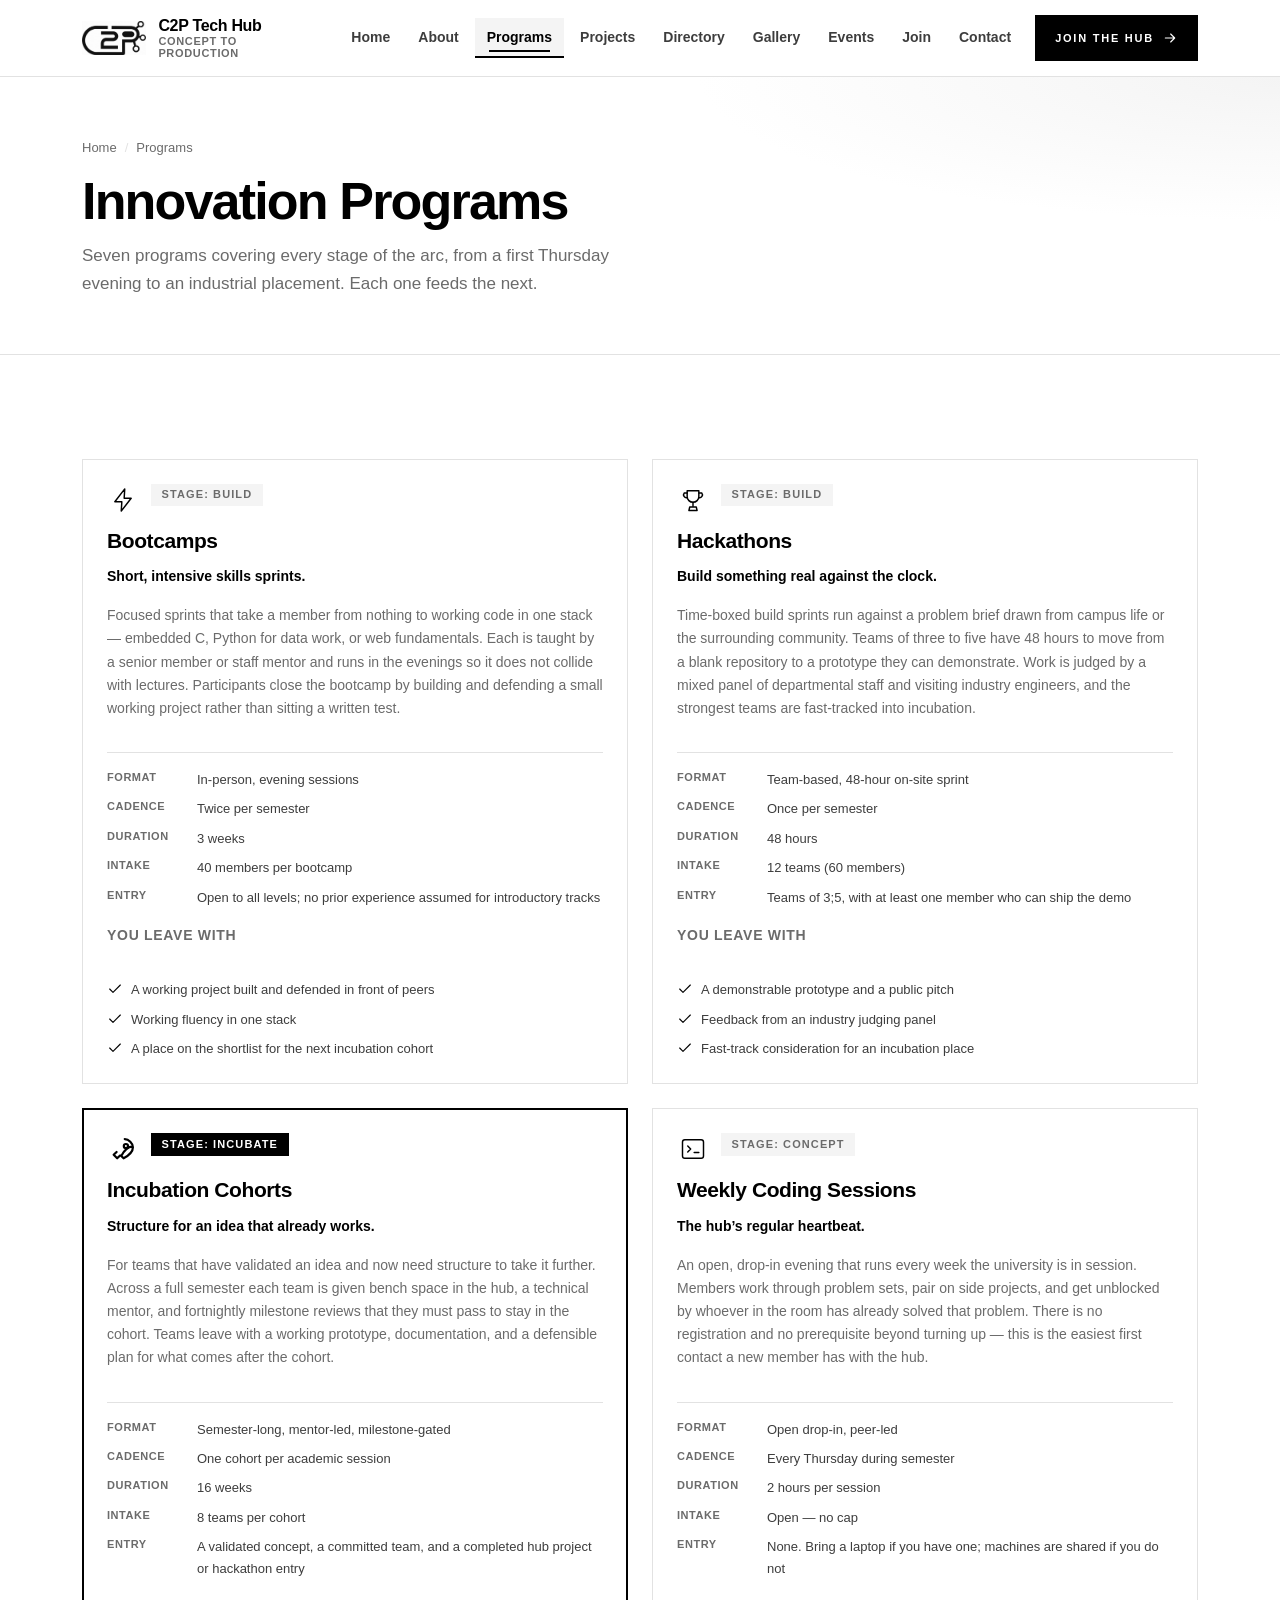
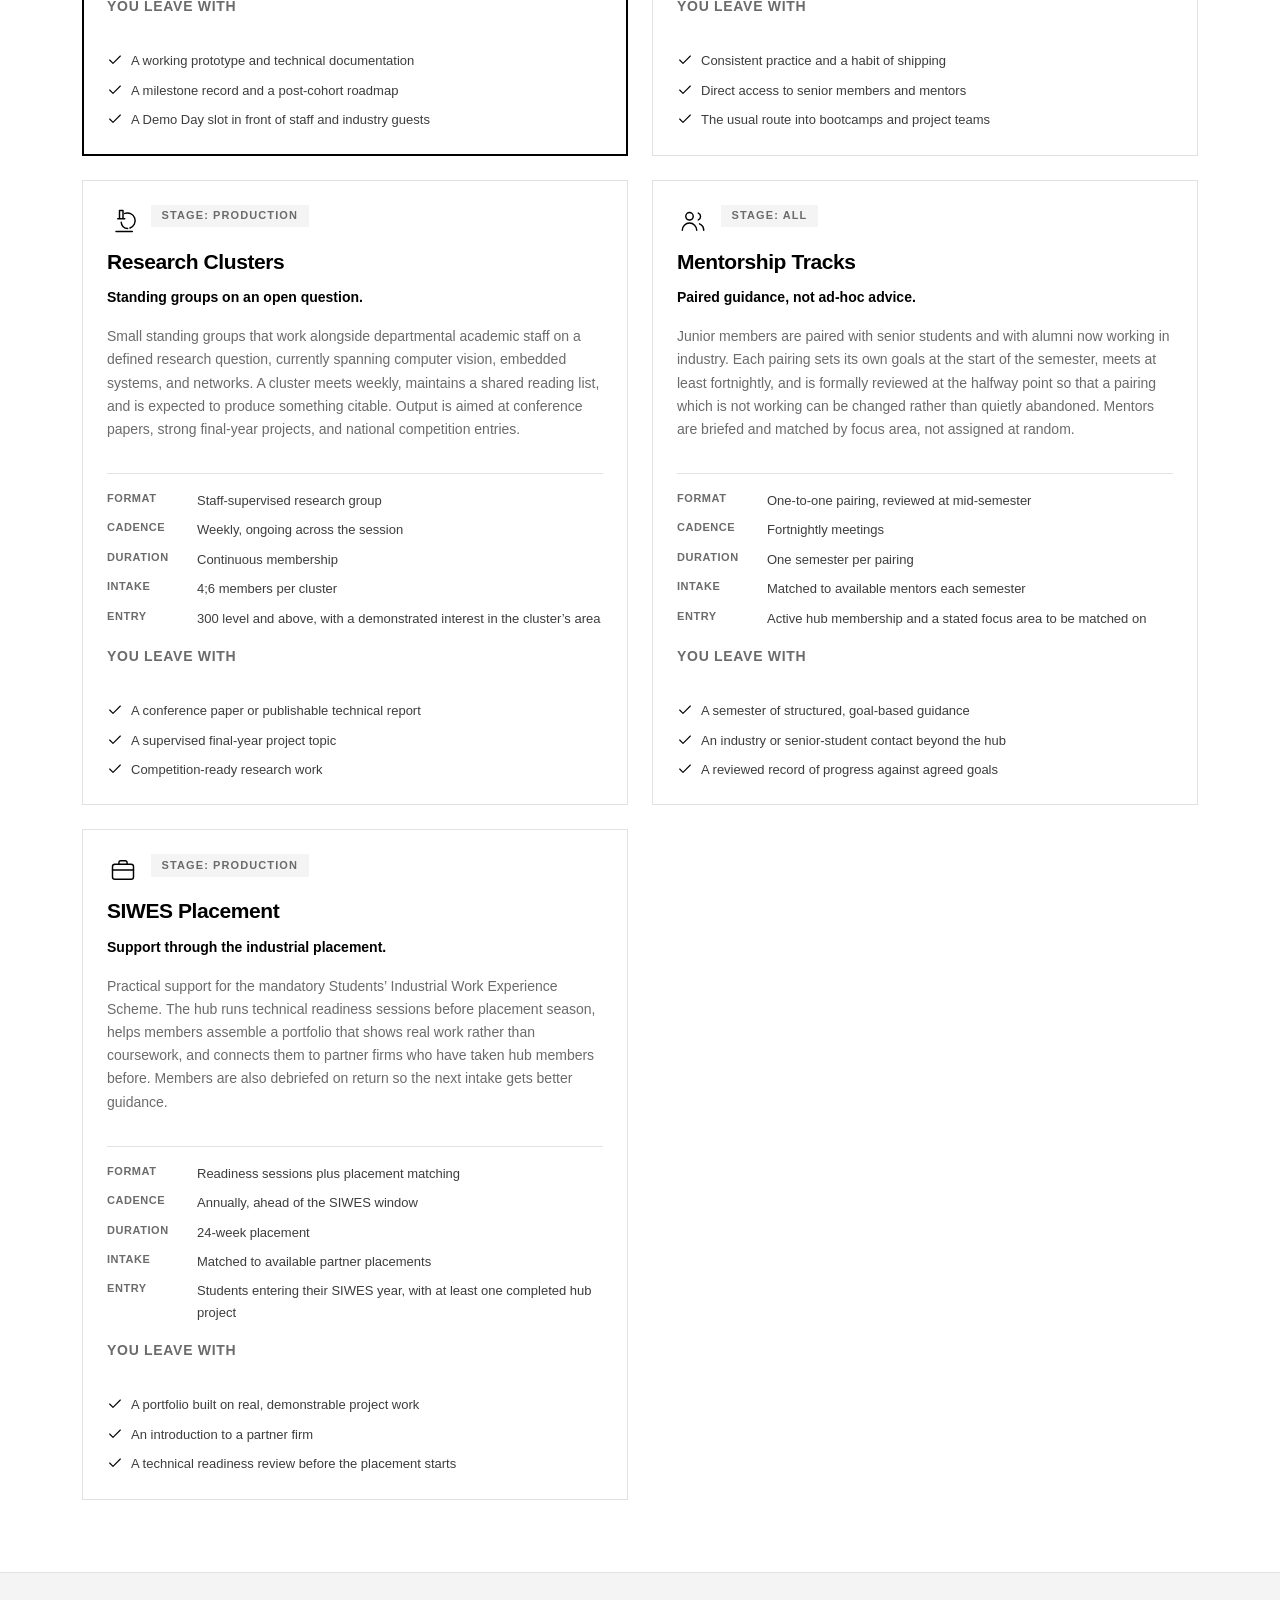
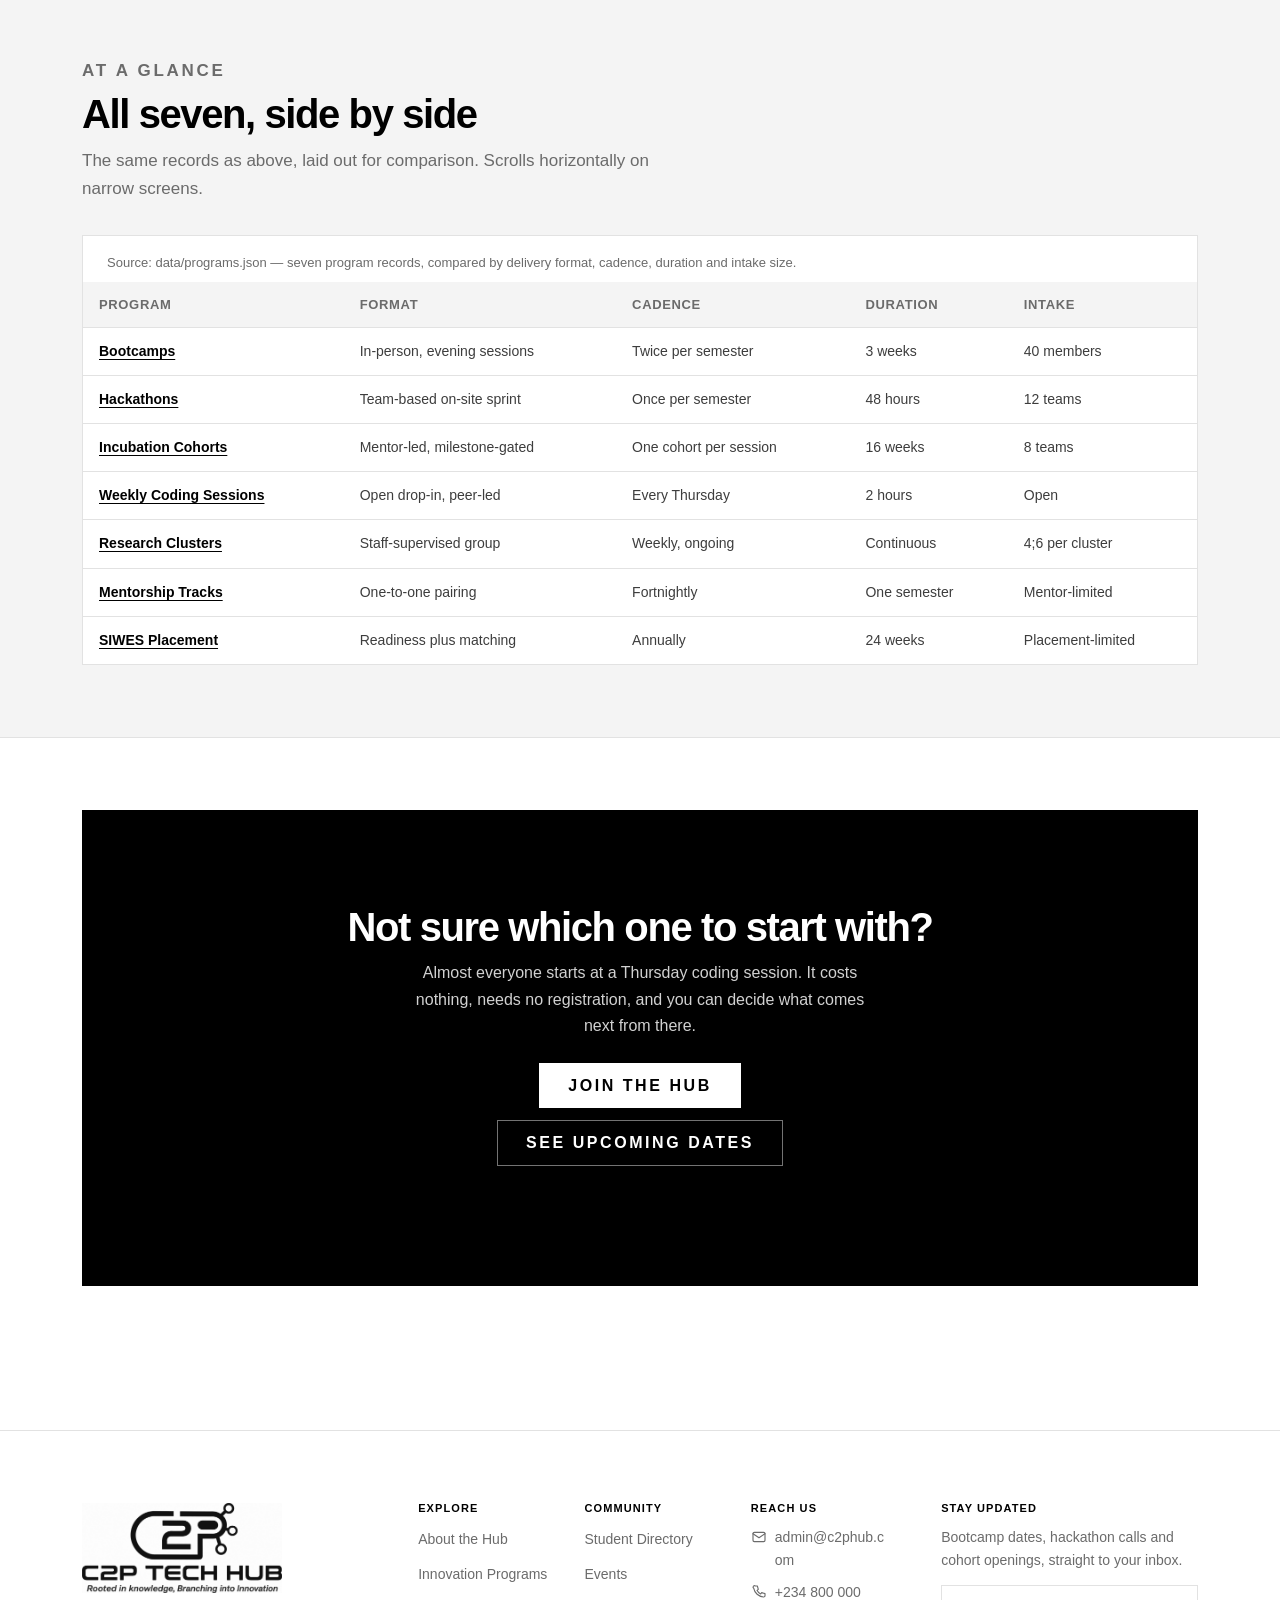
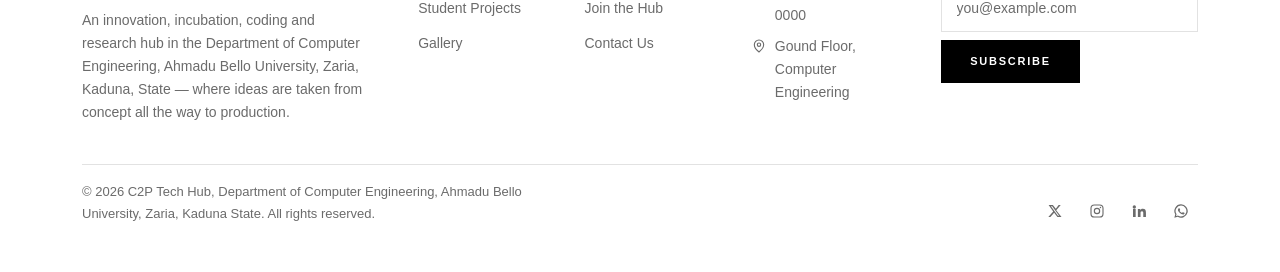
<file: programs.html>
<!DOCTYPE html>
<html lang="en">
<head>
  <meta charset="utf-8">
  <meta name="viewport" content="width=device-width, initial-scale=1">
  <title>Innovation Programs | C2P Tech Hub &mdash; Concept to Production</title>
  <meta name="description" content="The seven innovation programs run by C2P Tech Hub: bootcamps, hackathons, incubation cohorts, weekly coding sessions, research clusters, mentorship tracks and SIWES placement support.">
  <meta name="author" content="C2P Tech Hub, Department of Computer Engineering, Ahmadu Bello University, Zaria, Kaduna State">
  <meta name="theme-color" content="#111111">
  <link rel="icon" href="assets/images/brand/c2p-mark-mono.png" type="image/png">
  <link rel="stylesheet" href="assets/css/reset.css">
  <link rel="stylesheet" href="assets/css/tokens.css">
  <link rel="stylesheet" href="assets/css/main.css">
  <link rel="stylesheet" href="assets/css/responsive.css">

  <!-- Declarative ld+json data island, not executable code. -->
  <script type="application/ld+json">
  {
    "@context": "https://schema.org",
    "@type": "ItemList",
    "name": "C2P Tech Hub Innovation Programs",
    "description": "The seven programs run by the C2P Tech Hub, covering every stage from first concept to production.",
    "url": "https://c2phub.com/programs.html",
    "numberOfItems": 7,
    "itemListOrder": "https://schema.org/ItemListUnordered",
    "itemListElement": [
      {
        "@type": "ListItem",
        "position": 1,
        "item": {
          "@type": "Course",
          "name": "Bootcamps",
          "description": "Short, intensive skills sprints that take a member from nothing to working code in one stack, closed by defending a small working project.",
          "url": "https://c2phub.com/programs.html#prog-bootcamps",
          "provider": { "@type": "EducationalOrganization", "name": "C2P Tech Hub" }
        }
      },
      {
        "@type": "ListItem",
        "position": 2,
        "item": {
          "@type": "Course",
          "name": "Hackathons",
          "description": "Forty-eight hour build sprints against a problem brief, judged by departmental staff and visiting industry engineers.",
          "url": "https://c2phub.com/programs.html#prog-hackathons",
          "provider": { "@type": "EducationalOrganization", "name": "C2P Tech Hub" }
        }
      },
      {
        "@type": "ListItem",
        "position": 3,
        "item": {
          "@type": "Course",
          "name": "Incubation Cohorts",
          "description": "A semester of bench space, technical mentorship and fortnightly milestone reviews for teams with a validated idea.",
          "url": "https://c2phub.com/programs.html#prog-incubation",
          "provider": { "@type": "EducationalOrganization", "name": "C2P Tech Hub" }
        }
      },
      {
        "@type": "ListItem",
        "position": 4,
        "item": {
          "@type": "Course",
          "name": "Weekly Coding Sessions",
          "description": "An open, peer-led drop-in evening running every Thursday during semester, with no registration and no prerequisite.",
          "url": "https://c2phub.com/programs.html#prog-coding-sessions",
          "provider": { "@type": "EducationalOrganization", "name": "C2P Tech Hub" }
        }
      },
      {
        "@type": "ListItem",
        "position": 5,
        "item": {
          "@type": "Course",
          "name": "Research Clusters",
          "description": "Standing groups working with academic staff on defined research questions in computer vision, embedded systems and networks.",
          "url": "https://c2phub.com/programs.html#prog-research",
          "provider": { "@type": "EducationalOrganization", "name": "C2P Tech Hub" }
        }
      },
      {
        "@type": "ListItem",
        "position": 6,
        "item": {
          "@type": "Course",
          "name": "Mentorship Tracks",
          "description": "Junior members paired one-to-one with senior students and working alumni, matched by focus area and reviewed at mid-semester.",
          "url": "https://c2phub.com/programs.html#prog-mentorship",
          "provider": { "@type": "EducationalOrganization", "name": "C2P Tech Hub" }
        }
      },
      {
        "@type": "ListItem",
        "position": 7,
        "item": {
          "@type": "Course",
          "name": "SIWES Placement",
          "description": "Technical readiness sessions, portfolio support and partner firm introductions ahead of the industrial placement window.",
          "url": "https://c2phub.com/programs.html#prog-siwes",
          "provider": { "@type": "EducationalOrganization", "name": "C2P Tech Hub" }
        }
      }
    ]
  }
  </script>
</head>

<body>
  <a class="skip-link" href="#main">Skip to main content</a>

  <!-- Shared header / navigation -->
  <header class="site-header">
    <div class="container header-inner">

      <a class="brand" href="index.html">
        <img class="brand-mark" src="assets/images/brand/c2p-mark-mono.png"
             alt="C2P Tech Hub logo mark" width="320" height="169">
        <span class="brand-text">
          <span class="brand-name">C2P Tech Hub</span>
          <span class="brand-tagline">Concept to Production</span>
        </span>
      </a>

      <input class="nav-toggle" type="checkbox" id="nav-toggle">
      <label class="nav-toggle-label" for="nav-toggle">
        <svg class="icon icon-open" viewBox="0 0 24 24" aria-hidden="true" focusable="false">
          <path d="M4 7h16M4 12h16M4 17h16"/>
        </svg>
        <svg class="icon icon-close" viewBox="0 0 24 24" aria-hidden="true" focusable="false">
          <path d="M6 6l12 12M18 6L6 18"/>
        </svg>
        <span class="sr-only">Show or hide the main menu</span>
      </label>

      <nav class="site-nav" aria-label="Primary">
        <ul class="nav-list">
          <li><a class="nav-link" href="index.html">Home</a></li>
          <li><a class="nav-link" href="about.html">About</a></li>
          <li><a class="nav-link" href="programs.html" aria-current="page">Programs</a></li>
          <li><a class="nav-link" href="projects.html">Projects</a></li>
          <li><a class="nav-link" href="directory.html">Directory</a></li>
          <li><a class="nav-link" href="gallery.html">Gallery</a></li>
          <li><a class="nav-link" href="events.html">Events</a></li>
          <li><a class="nav-link" href="join.html">Join</a></li>
          <li><a class="nav-link" href="contact.html">Contact</a></li>
        </ul>
      </nav>

      <a class="btn btn-primary header-cta" href="join.html">
        Join the Hub
        <svg class="icon icon--sm" viewBox="0 0 24 24" aria-hidden="true" focusable="false">
          <path d="M5 12h14M13 6l6 6-6 6"/>
        </svg>
      </a>

    </div>
  </header>

  <main id="main">

    <!-- Page banner -->
    <section class="page-banner" aria-labelledby="page-title">
      <div class="container">
        <nav class="breadcrumb" aria-label="Breadcrumb">
          <ol>
            <li><a href="index.html">Home</a></li>
            <li aria-current="page">Programs</li>
          </ol>
        </nav>
        <h1 id="page-title">Innovation Programs</h1>
        <p>
          Seven programs covering every stage of the arc, from a first Thursday
          evening to an industrial placement. Each one feeds the next.
        </p>
      </div>
    </section>

    <!-- Mirrors data/programs.json; edit the JSON first. -->

    <section class="section" aria-labelledby="programs-title">
      <div class="container">

        <h2 id="programs-title" class="sr-only">The seven programs</h2>

        <div class="grid grid--2 mt-6">

          <!-- 1. Bootcamps -->
          <article class="card" id="prog-bootcamps">
            <div class="card__head">
              <span class="icon-plate" aria-hidden="true">
                <svg class="icon" viewBox="0 0 24 24" focusable="false">
                  <path d="M13.5 2.5L5 13.5h6L10.5 21.5 19 10.5h-6z"/>
                </svg>
              </span>
              <span class="tag tag--quiet">Stage: Build</span>
            </div>
            <h3>Bootcamps</h3>
            <p><strong>Short, intensive skills sprints.</strong></p>
            <p>
              Focused sprints that take a member from nothing to working code in one
              stack &mdash; embedded C, Python for data work, or web fundamentals.
              Each is taught by a senior member or staff mentor and runs in the
              evenings so it does not collide with lectures. Participants close the
              bootcamp by building and defending a small working project rather than
              sitting a written test.
            </p>
            <dl class="spec-list">
              <div><dt>Format</dt><dd>In-person, evening sessions</dd></div>
              <div><dt>Cadence</dt><dd>Twice per semester</dd></div>
              <div><dt>Duration</dt><dd>3 weeks</dd></div>
              <div><dt>Intake</dt><dd>40 members per bootcamp</dd></div>
              <div><dt>Entry</dt><dd>Open to all levels; no prior experience assumed for introductory tracks</dd></div>
            </dl>
            <p class="outcome-list__label">You leave with</p>
            <ul class="outcome-list">
              <li><svg class="icon icon--sm" viewBox="0 0 24 24" aria-hidden="true" focusable="false"><path d="M20 6L9 17l-5-5"/></svg><span>A working project built and defended in front of peers</span></li>
              <li><svg class="icon icon--sm" viewBox="0 0 24 24" aria-hidden="true" focusable="false"><path d="M20 6L9 17l-5-5"/></svg><span>Working fluency in one stack</span></li>
              <li><svg class="icon icon--sm" viewBox="0 0 24 24" aria-hidden="true" focusable="false"><path d="M20 6L9 17l-5-5"/></svg><span>A place on the shortlist for the next incubation cohort</span></li>
            </ul>
          </article>

          <!-- 2. Hackathons -->
          <article class="card" id="prog-hackathons">
            <div class="card__head">
              <span class="icon-plate" aria-hidden="true">
                <svg class="icon" viewBox="0 0 24 24" focusable="false">
                  <path d="M7 4h10v5a5 5 0 0 1-10 0V4z"/>
                  <path d="M7 6H4.5a2.5 2.5 0 0 0 2.5 4M17 6h2.5a2.5 2.5 0 0 1-2.5 4"/>
                  <path d="M12 14v3M8.5 21h7l-.7-3h-5.6z"/>
                </svg>
              </span>
              <span class="tag tag--quiet">Stage: Build</span>
            </div>
            <h3>Hackathons</h3>
            <p><strong>Build something real against the clock.</strong></p>
            <p>
              Time-boxed build sprints run against a problem brief drawn from campus
              life or the surrounding community. Teams of three to five have 48 hours
              to move from a blank repository to a prototype they can demonstrate.
              Work is judged by a mixed panel of departmental staff and visiting
              industry engineers, and the strongest teams are fast-tracked into
              incubation.
            </p>
            <dl class="spec-list">
              <div><dt>Format</dt><dd>Team-based, 48-hour on-site sprint</dd></div>
              <div><dt>Cadence</dt><dd>Once per semester</dd></div>
              <div><dt>Duration</dt><dd>48 hours</dd></div>
              <div><dt>Intake</dt><dd>12 teams (60 members)</dd></div>
              <div><dt>Entry</dt><dd>Teams of 3;5, with at least one member who can ship the demo</dd></div>
            </dl>
            <p class="outcome-list__label">You leave with</p>
            <ul class="outcome-list">
              <li><svg class="icon icon--sm" viewBox="0 0 24 24" aria-hidden="true" focusable="false"><path d="M20 6L9 17l-5-5"/></svg><span>A demonstrable prototype and a public pitch</span></li>
              <li><svg class="icon icon--sm" viewBox="0 0 24 24" aria-hidden="true" focusable="false"><path d="M20 6L9 17l-5-5"/></svg><span>Feedback from an industry judging panel</span></li>
              <li><svg class="icon icon--sm" viewBox="0 0 24 24" aria-hidden="true" focusable="false"><path d="M20 6L9 17l-5-5"/></svg><span>Fast-track consideration for an incubation place</span></li>
            </ul>
          </article>

          <!-- 3. Incubation Cohorts -->
          <article class="card card--featured" id="prog-incubation">
            <div class="card__head">
              <span class="icon-plate icon-plate--solid" aria-hidden="true">
                <svg class="icon" viewBox="0 0 24 24" focusable="false">
                  <path d="M13.5 3.5c3.4 0 7 3.6 7 7 0 4.5-5.2 8-8 9.5l-2-2c1.5-2.8 5-8 9.5-8"/>
                  <circle cx="14.5" cy="9.5" r="1.8"/>
                  <path d="M6.5 14.5L4 17l3 3 2.5-2.5"/>
                </svg>
              </span>
              <span class="tag tag--solid">Stage: Incubate</span>
            </div>
            <h3>Incubation Cohorts</h3>
            <p><strong>Structure for an idea that already works.</strong></p>
            <p>
              For teams that have validated an idea and now need structure to take it
              further. Across a full semester each team is given bench space in the
              hub, a technical mentor, and fortnightly milestone reviews that they
              must pass to stay in the cohort. Teams leave with a working prototype,
              documentation, and a defensible plan for what comes after the cohort.
            </p>
            <dl class="spec-list">
              <div><dt>Format</dt><dd>Semester-long, mentor-led, milestone-gated</dd></div>
              <div><dt>Cadence</dt><dd>One cohort per academic session</dd></div>
              <div><dt>Duration</dt><dd>16 weeks</dd></div>
              <div><dt>Intake</dt><dd>8 teams per cohort</dd></div>
              <div><dt>Entry</dt><dd>A validated concept, a committed team, and a completed hub project or hackathon entry</dd></div>
            </dl>
            <p class="outcome-list__label">You leave with</p>
            <ul class="outcome-list">
              <li><svg class="icon icon--sm" viewBox="0 0 24 24" aria-hidden="true" focusable="false"><path d="M20 6L9 17l-5-5"/></svg><span>A working prototype and technical documentation</span></li>
              <li><svg class="icon icon--sm" viewBox="0 0 24 24" aria-hidden="true" focusable="false"><path d="M20 6L9 17l-5-5"/></svg><span>A milestone record and a post-cohort roadmap</span></li>
              <li><svg class="icon icon--sm" viewBox="0 0 24 24" aria-hidden="true" focusable="false"><path d="M20 6L9 17l-5-5"/></svg><span>A Demo Day slot in front of staff and industry guests</span></li>
            </ul>
          </article>

          <!-- 4. Weekly Coding Sessions -->
          <article class="card" id="prog-coding-sessions">
            <div class="card__head">
              <span class="icon-plate" aria-hidden="true">
                <svg class="icon" viewBox="0 0 24 24" focusable="false">
                  <rect x="3" y="4" width="18" height="16" rx="2"/>
                  <path d="M7.5 9.5l2.5 2.5-2.5 2.5M13 15h4"/>
                </svg>
              </span>
              <span class="tag tag--quiet">Stage: Concept</span>
            </div>
            <h3>Weekly Coding Sessions</h3>
            <p><strong>The hub&rsquo;s regular heartbeat.</strong></p>
            <p>
              An open, drop-in evening that runs every week the university is in
              session. Members work through problem sets, pair on side projects, and
              get unblocked by whoever in the room has already solved that problem.
              There is no registration and no prerequisite beyond turning up &mdash;
              this is the easiest first contact a new member has with the hub.
            </p>
            <dl class="spec-list">
              <div><dt>Format</dt><dd>Open drop-in, peer-led</dd></div>
              <div><dt>Cadence</dt><dd>Every Thursday during semester</dd></div>
              <div><dt>Duration</dt><dd>2 hours per session</dd></div>
              <div><dt>Intake</dt><dd>Open &mdash; no cap</dd></div>
              <div><dt>Entry</dt><dd>None. Bring a laptop if you have one; machines are shared if you do not</dd></div>
            </dl>
            <p class="outcome-list__label">You leave with</p>
            <ul class="outcome-list">
              <li><svg class="icon icon--sm" viewBox="0 0 24 24" aria-hidden="true" focusable="false"><path d="M20 6L9 17l-5-5"/></svg><span>Consistent practice and a habit of shipping</span></li>
              <li><svg class="icon icon--sm" viewBox="0 0 24 24" aria-hidden="true" focusable="false"><path d="M20 6L9 17l-5-5"/></svg><span>Direct access to senior members and mentors</span></li>
              <li><svg class="icon icon--sm" viewBox="0 0 24 24" aria-hidden="true" focusable="false"><path d="M20 6L9 17l-5-5"/></svg><span>The usual route into bootcamps and project teams</span></li>
            </ul>
          </article>

          <!-- 5. Research Clusters -->
          <article class="card" id="prog-research">
            <div class="card__head">
              <span class="icon-plate" aria-hidden="true">
                <svg class="icon" viewBox="0 0 24 24" focusable="false">
                  <path d="M9 3h3v7H9zM7.5 10h6M6 21h14"/>
                  <path d="M10.5 13a5.5 5.5 0 0 0 5.5 5.5"/>
                  <path d="M13.5 5.5A6.5 6.5 0 0 1 18 18"/>
                </svg>
              </span>
              <span class="tag tag--quiet">Stage: Production</span>
            </div>
            <h3>Research Clusters</h3>
            <p><strong>Standing groups on an open question.</strong></p>
            <p>
              Small standing groups that work alongside departmental academic staff on
              a defined research question, currently spanning computer vision,
              embedded systems, and networks. A cluster meets weekly, maintains a
              shared reading list, and is expected to produce something citable.
              Output is aimed at conference papers, strong final-year projects, and
              national competition entries.
            </p>
            <dl class="spec-list">
              <div><dt>Format</dt><dd>Staff-supervised research group</dd></div>
              <div><dt>Cadence</dt><dd>Weekly, ongoing across the session</dd></div>
              <div><dt>Duration</dt><dd>Continuous membership</dd></div>
              <div><dt>Intake</dt><dd>4;6 members per cluster</dd></div>
              <div><dt>Entry</dt><dd>300 level and above, with a demonstrated interest in the cluster&rsquo;s area</dd></div>
            </dl>
            <p class="outcome-list__label">You leave with</p>
            <ul class="outcome-list">
              <li><svg class="icon icon--sm" viewBox="0 0 24 24" aria-hidden="true" focusable="false"><path d="M20 6L9 17l-5-5"/></svg><span>A conference paper or publishable technical report</span></li>
              <li><svg class="icon icon--sm" viewBox="0 0 24 24" aria-hidden="true" focusable="false"><path d="M20 6L9 17l-5-5"/></svg><span>A supervised final-year project topic</span></li>
              <li><svg class="icon icon--sm" viewBox="0 0 24 24" aria-hidden="true" focusable="false"><path d="M20 6L9 17l-5-5"/></svg><span>Competition-ready research work</span></li>
            </ul>
          </article>

          <!-- 6. Mentorship Tracks -->
          <article class="card" id="prog-mentorship">
            <div class="card__head">
              <span class="icon-plate" aria-hidden="true">
                <svg class="icon" viewBox="0 0 24 24" focusable="false">
                  <circle cx="9" cy="8" r="3.2"/>
                  <path d="M2.8 20a6.2 6.2 0 0 1 12.4 0"/>
                  <path d="M16.5 5.2a3.2 3.2 0 0 1 0 5.9M17.6 14.4A6.2 6.2 0 0 1 21.2 20"/>
                </svg>
              </span>
              <span class="tag tag--quiet">Stage: All</span>
            </div>
            <h3>Mentorship Tracks</h3>
            <p><strong>Paired guidance, not ad-hoc advice.</strong></p>
            <p>
              Junior members are paired with senior students and with alumni now
              working in industry. Each pairing sets its own goals at the start of the
              semester, meets at least fortnightly, and is formally reviewed at the
              halfway point so that a pairing which is not working can be changed
              rather than quietly abandoned. Mentors are briefed and matched by focus
              area, not assigned at random.
            </p>
            <dl class="spec-list">
              <div><dt>Format</dt><dd>One-to-one pairing, reviewed at mid-semester</dd></div>
              <div><dt>Cadence</dt><dd>Fortnightly meetings</dd></div>
              <div><dt>Duration</dt><dd>One semester per pairing</dd></div>
              <div><dt>Intake</dt><dd>Matched to available mentors each semester</dd></div>
              <div><dt>Entry</dt><dd>Active hub membership and a stated focus area to be matched on</dd></div>
            </dl>
            <p class="outcome-list__label">You leave with</p>
            <ul class="outcome-list">
              <li><svg class="icon icon--sm" viewBox="0 0 24 24" aria-hidden="true" focusable="false"><path d="M20 6L9 17l-5-5"/></svg><span>A semester of structured, goal-based guidance</span></li>
              <li><svg class="icon icon--sm" viewBox="0 0 24 24" aria-hidden="true" focusable="false"><path d="M20 6L9 17l-5-5"/></svg><span>An industry or senior-student contact beyond the hub</span></li>
              <li><svg class="icon icon--sm" viewBox="0 0 24 24" aria-hidden="true" focusable="false"><path d="M20 6L9 17l-5-5"/></svg><span>A reviewed record of progress against agreed goals</span></li>
            </ul>
          </article>

          <!-- 7. SIWES Placement -->
          <article class="card" id="prog-siwes">
            <div class="card__head">
              <span class="icon-plate" aria-hidden="true">
                <svg class="icon" viewBox="0 0 24 24" focusable="false">
                  <rect x="3" y="7" width="18" height="13" rx="2"/>
                  <path d="M8.5 7V5.5A1.5 1.5 0 0 1 10 4h4a1.5 1.5 0 0 1 1.5 1.5V7M3 12h18"/>
                </svg>
              </span>
              <span class="tag tag--quiet">Stage: Production</span>
            </div>
            <h3>SIWES Placement</h3>
            <p><strong>Support through the industrial placement.</strong></p>
            <p>
              Practical support for the mandatory Students&rsquo; Industrial Work
              Experience Scheme. The hub runs technical readiness sessions before
              placement season, helps members assemble a portfolio that shows real
              work rather than coursework, and connects them to partner firms who have
              taken hub members before. Members are also debriefed on return so the
              next intake gets better guidance.
            </p>
            <dl class="spec-list">
              <div><dt>Format</dt><dd>Readiness sessions plus placement matching</dd></div>
              <div><dt>Cadence</dt><dd>Annually, ahead of the SIWES window</dd></div>
              <div><dt>Duration</dt><dd>24-week placement</dd></div>
              <div><dt>Intake</dt><dd>Matched to available partner placements</dd></div>
              <div><dt>Entry</dt><dd>Students entering their SIWES year, with at least one completed hub project</dd></div>
            </dl>
            <p class="outcome-list__label">You leave with</p>
            <ul class="outcome-list">
              <li><svg class="icon icon--sm" viewBox="0 0 24 24" aria-hidden="true" focusable="false"><path d="M20 6L9 17l-5-5"/></svg><span>A portfolio built on real, demonstrable project work</span></li>
              <li><svg class="icon icon--sm" viewBox="0 0 24 24" aria-hidden="true" focusable="false"><path d="M20 6L9 17l-5-5"/></svg><span>An introduction to a partner firm</span></li>
              <li><svg class="icon icon--sm" viewBox="0 0 24 24" aria-hidden="true" focusable="false"><path d="M20 6L9 17l-5-5"/></svg><span>A technical readiness review before the placement starts</span></li>
            </ul>
          </article>

        </div>

      </div>
    </section>

    <!-- Comparison table -->
    <section class="section section--sunken" aria-labelledby="compare-title">
      <div class="container">

        <div class="section-head section-head--left">
          <p class="eyebrow">At a glance</p>
          <h2 id="compare-title">All seven, side by side</h2>
          <p>The same records as above, laid out for comparison. Scrolls horizontally on narrow screens.</p>
        </div>

        <div class="table-wrap">
          <table class="data-table">
            <caption>Source: data/programs.json &mdash; seven program records, compared by delivery format, cadence, duration and intake size.</caption>
            <thead>
              <tr>
                <th scope="col">Program</th>
                <th scope="col">Format</th>
                <th scope="col">Cadence</th>
                <th scope="col">Duration</th>
                <th scope="col">Intake</th>
              </tr>
            </thead>
            <tbody>
              <tr>
                <th scope="row"><a class="text-link" href="#prog-bootcamps">Bootcamps</a></th>
                <td>In-person, evening sessions</td>
                <td>Twice per semester</td>
                <td>3 weeks</td>
                <td>40 members</td>
              </tr>
              <tr>
                <th scope="row"><a class="text-link" href="#prog-hackathons">Hackathons</a></th>
                <td>Team-based on-site sprint</td>
                <td>Once per semester</td>
                <td>48 hours</td>
                <td>12 teams</td>
              </tr>
              <tr>
                <th scope="row"><a class="text-link" href="#prog-incubation">Incubation Cohorts</a></th>
                <td>Mentor-led, milestone-gated</td>
                <td>One cohort per session</td>
                <td>16 weeks</td>
                <td>8 teams</td>
              </tr>
              <tr>
                <th scope="row"><a class="text-link" href="#prog-coding-sessions">Weekly Coding Sessions</a></th>
                <td>Open drop-in, peer-led</td>
                <td>Every Thursday</td>
                <td>2 hours</td>
                <td>Open</td>
              </tr>
              <tr>
                <th scope="row"><a class="text-link" href="#prog-research">Research Clusters</a></th>
                <td>Staff-supervised group</td>
                <td>Weekly, ongoing</td>
                <td>Continuous</td>
                <td>4;6 per cluster</td>
              </tr>
              <tr>
                <th scope="row"><a class="text-link" href="#prog-mentorship">Mentorship Tracks</a></th>
                <td>One-to-one pairing</td>
                <td>Fortnightly</td>
                <td>One semester</td>
                <td>Mentor-limited</td>
              </tr>
              <tr>
                <th scope="row"><a class="text-link" href="#prog-siwes">SIWES Placement</a></th>
                <td>Readiness plus matching</td>
                <td>Annually</td>
                <td>24 weeks</td>
                <td>Placement-limited</td>
              </tr>
            </tbody>
          </table>
        </div>

      </div>
    </section>

    <!-- Cta band -->
    <section class="section" aria-labelledby="cta-title">
      <div class="container">
        <div class="cta-band">
          <h2 id="cta-title">Not sure which one to start with?</h2>
          <p>
            Almost everyone starts at a Thursday coding session. It costs nothing,
            needs no registration, and you can decide what comes next from there.
          </p>
          <p class="cluster">
            <a class="btn btn-inverse btn--lg" href="join.html">Join the Hub</a>
            <a class="btn btn-outline-inverse btn--lg" href="events.html">See upcoming dates</a>
          </p>
        </div>
      </div>
    </section>

  </main>

  <!-- Shared footer -->
  <footer class="site-footer">
    <div class="container">

      <div class="footer-top">

        <div class="footer-brand">
          <a href="index.html">
            <img class="footer-logo" src="assets/images/brand/c2p-logo-mono.png"
                 alt="C2P Tech Hub &mdash; Rooted in knowledge, Branching into Innovation"
                 width="900" height="405">
          </a>
          <p>
            An innovation, incubation, coding and research hub in the Department
            of Computer Engineering, Ahmadu Bello University, Zaria, Kaduna, State &mdash; where
            ideas are taken from concept all the way to production.
          </p>
        </div>

        <div class="footer-nav-groups">

          <div class="footer-group">
            <h2>Explore</h2>
            <ul>
              <li><a href="about.html">About the Hub</a></li>
              <li><a href="programs.html">Innovation Programs</a></li>
              <li><a href="projects.html">Student Projects</a></li>
              <li><a href="gallery.html">Gallery</a></li>
            </ul>
          </div>

          <div class="footer-group">
            <h2>Community</h2>
            <ul>
              <li><a href="directory.html">Student Directory</a></li>
              <li><a href="events.html">Events</a></li>
              <li><a href="join.html">Join the Hub</a></li>
              <li><a href="contact.html">Contact Us</a></li>
            </ul>
          </div>

          <div class="footer-group">
            <h2>Reach Us</h2>
            <ul>
              <li>
                <a href="mailto:admin@c2phub.com">
                  <svg class="icon icon--sm" viewBox="0 0 24 24" aria-hidden="true" focusable="false">
                    <rect x="3" y="5" width="18" height="14" rx="2"/>
                    <path d="M3 7l9 6 9-6"/>
                  </svg>
                  admin@c2phub.com
                </a>
              </li>
              <li>
                <a href="tel:+2348000000000">
                  <svg class="icon icon--sm" viewBox="0 0 24 24" aria-hidden="true" focusable="false">
                    <path d="M6.5 3h3l1.5 5-2 1.5a12 12 0 0 0 5.5 5.5L16 13l5 1.5v3a2 2 0 0 1-2.2 2A16.5 16.5 0 0 1 4 6.2 2 2 0 0 1 6.5 3z"/>
                  </svg>
                  +234 800 000 0000
                </a>
              </li>
              <li>
                <a href="contact.html">
                  <svg class="icon icon--sm" viewBox="0 0 24 24" aria-hidden="true" focusable="false">
                    <path d="M12 21s7-5.6 7-11a7 7 0 1 0-14 0c0 5.4 7 11 7 11z"/>
                    <circle cx="12" cy="10" r="2.5"/>
                  </svg>
                  Gound Floor, Computer Engineering
                </a>
              </li>
            </ul>
          </div>

        </div>

        <div class="footer-subscribe">
          <h2>Stay Updated</h2>
          <p>Bootcamp dates, hackathon calls and cohort openings, straight to your inbox.</p>
          <form class="inline-form" action="mailto:admin@c2phub.com" method="post"
                enctype="text/plain" aria-label="Subscribe to C2P Tech Hub updates">
            <label class="sr-only" for="footer-email">Your email address</label>
            <input class="input" type="email" id="footer-email" name="subscriber_email"
                   placeholder="you@example.com" required>
            <button class="btn btn-primary" type="submit">Subscribe</button>
          </form>
        </div>

      </div>

      <div class="footer-bottom">
        <p>&copy; 2026 C2P Tech Hub, Department of Computer Engineering, Ahmadu Bello University, Zaria, Kaduna State. All rights reserved.</p>

        <ul class="social-list">
          <li>
            <a href="https://x.com/c2ptechhub" title="C2P Tech Hub on X">
              <span class="sr-only">C2P Tech Hub on X (placeholder handle)</span>
              <svg class="icon icon--sm icon--filled" viewBox="0 0 24 24" aria-hidden="true" focusable="false">
                <path d="M17.5 3h3.1l-6.8 7.8L21.8 21h-6.2l-4.9-6.3L5.1 21H2l7.3-8.3L2.4 3h6.4l4.4 5.8L17.5 3zm-1.1 16.1h1.7L7.7 4.8H5.9l10.5 14.3z"/>
              </svg>
            </a>
          </li>
          <li>
            <a href="https://instagram.com/c2ptechhub" title="C2P Tech Hub on Instagram">
              <span class="sr-only">C2P Tech Hub on Instagram (placeholder handle)</span>
              <svg class="icon icon--sm" viewBox="0 0 24 24" aria-hidden="true" focusable="false">
                <rect x="3" y="3" width="18" height="18" rx="5"/>
                <circle cx="12" cy="12" r="4"/>
                <circle cx="17.2" cy="6.8" r="1.1" fill="currentColor" stroke="none"/>
              </svg>
            </a>
          </li>
          <li>
            <a href="https://linkedin.com/company/c2p-tech-hub" title="C2P Tech Hub on LinkedIn">
              <span class="sr-only">C2P Tech Hub on LinkedIn (placeholder handle)</span>
              <svg class="icon icon--sm icon--filled" viewBox="0 0 24 24" aria-hidden="true" focusable="false">
                <path d="M4.98 3.5a2.5 2.5 0 1 1 0 5 2.5 2.5 0 0 1 0-5zM3 9h4v12H3V9zm7 0h3.8v1.7h.05c.53-.95 1.83-1.95 3.77-1.95 4.03 0 4.78 2.5 4.78 5.76V21h-4v-5.6c0-1.34-.03-3.06-1.9-3.06-1.9 0-2.2 1.45-2.2 2.96V21h-4V9z"/>
              </svg>
            </a>
          </li>
          <li>
            <a href="https://wa.me/2348000000000" title="C2P Tech Hub on WhatsApp">
              <span class="sr-only">C2P Tech Hub on WhatsApp (placeholder number)</span>
              <svg class="icon icon--sm icon--filled" viewBox="0 0 24 24" aria-hidden="true" focusable="false">
                <path d="M12 2a10 10 0 0 0-8.6 15.05L2 22l5.1-1.33A10 10 0 1 0 12 2zm0 1.9a8.1 8.1 0 1 1-4.13 15.07l-.3-.18-3.02.79.8-2.94-.19-.31A8.1 8.1 0 0 1 12 3.9zm-3.1 4.1c-.16 0-.42.06-.64.3-.22.24-.85.83-.85 2.02s.87 2.34 1 2.5c.12.16 1.7 2.7 4.17 3.68 2.06.81 2.48.65 2.93.61.45-.04 1.45-.59 1.65-1.17.2-.57.2-1.06.14-1.16-.06-.1-.22-.16-.46-.28-.24-.12-1.45-.71-1.67-.79-.22-.08-.39-.12-.55.12-.16.24-.63.79-.77.95-.14.16-.28.18-.52.06-.24-.12-1.03-.38-1.96-1.21-.72-.65-1.21-1.45-1.35-1.69-.14-.24-.02-.37.1-.49.11-.11.24-.28.36-.42.12-.14.16-.24.24-.4.08-.16.04-.3-.02-.42-.06-.12-.54-1.32-.74-1.8-.19-.46-.39-.4-.54-.41h-.46z"/>
              </svg>
            </a>
          </li>
        </ul>
      </div>

    </div>
  </footer>

</body>
</html>
</file>
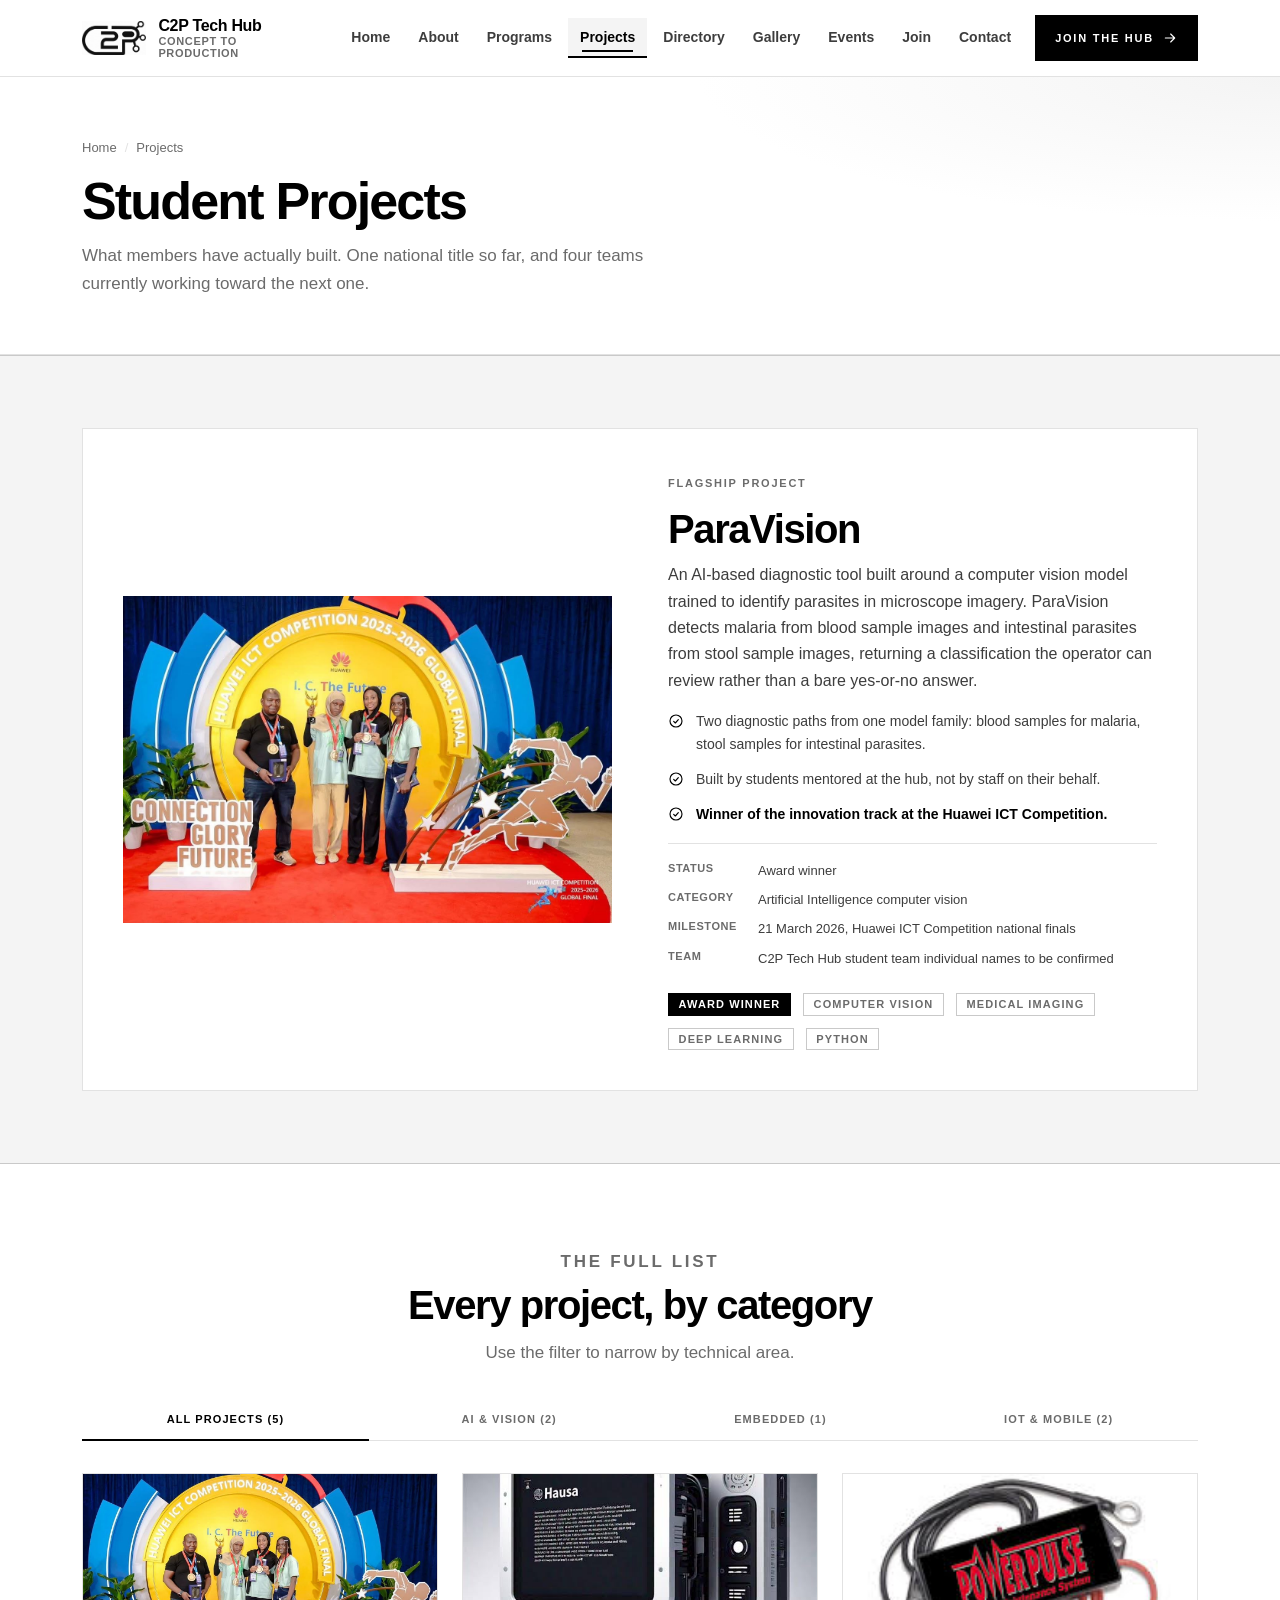
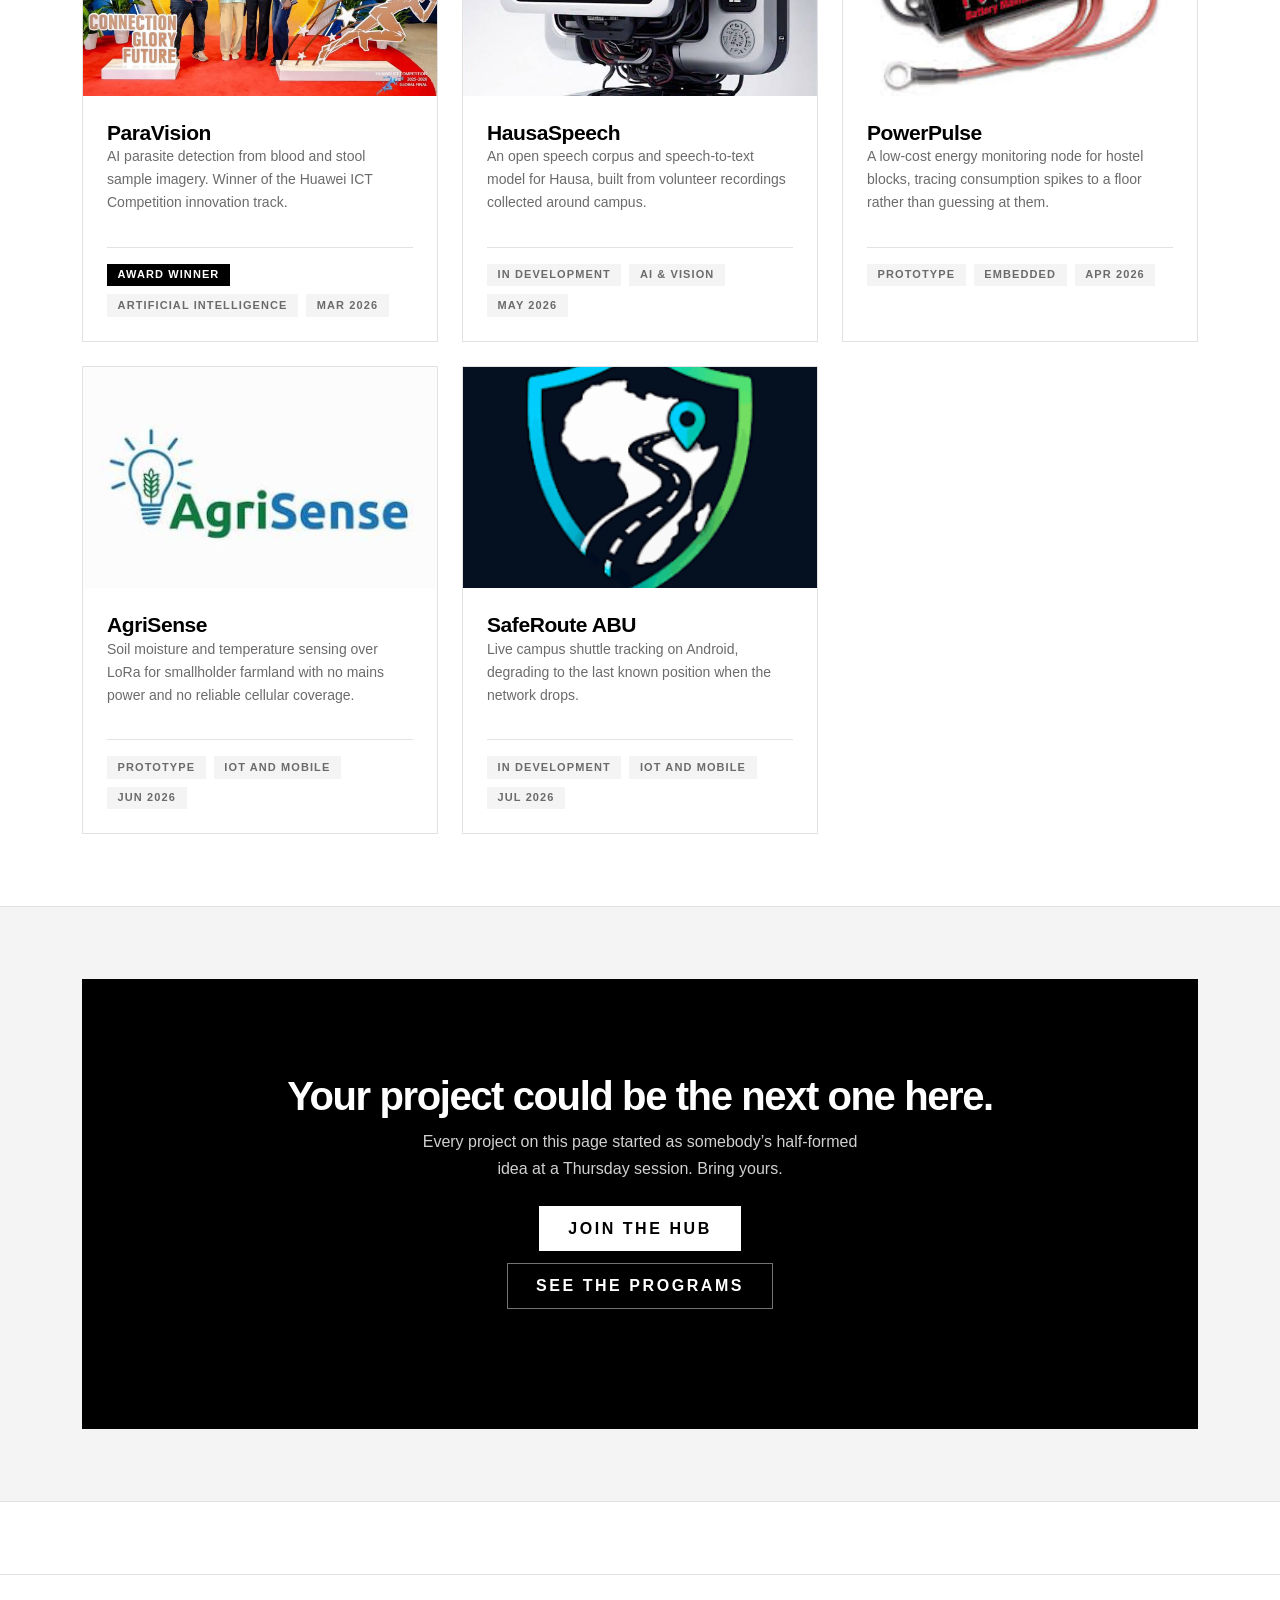
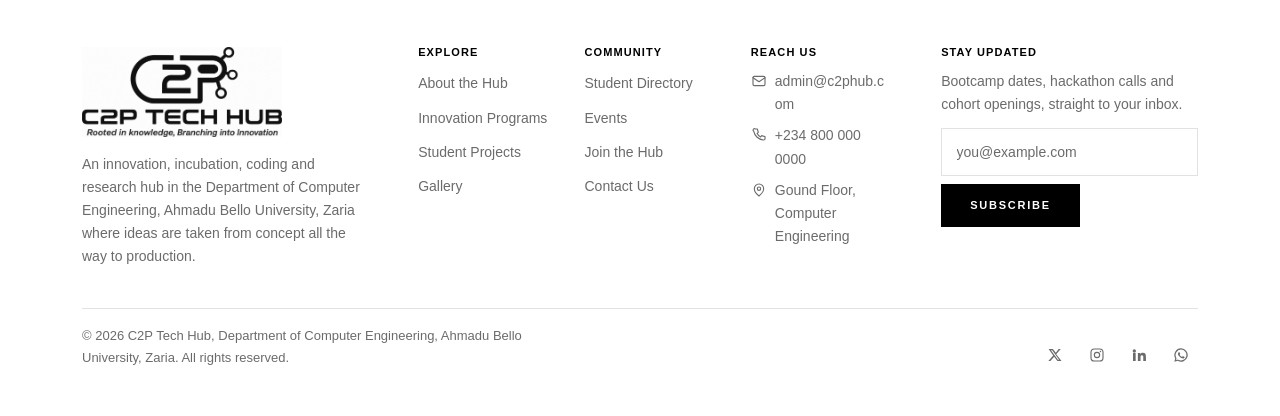
<file: projects.html>
<!DOCTYPE html>
<html lang="en">
<head>
  <meta charset="utf-8">
  <meta name="viewport" content="width=device-width, initial-scale=1">
  <title>Student Projects | C2P Tech Hub  Concept to Production</title>
  <meta name="description" content="Projects built by students at C2P Tech Hub, led by ParaVision, an AI diagnostic tool that won the innovation track of the Huawei ICT Competition.">
  <meta name="author" content="C2P Tech Hub, Department of Computer Engineering, Ahmadu Bello University, Zaria">
  <meta name="theme-color" content="#111111">
  <link rel="icon" href="assets/images/brand/c2p-mark-mono.png" type="image/png">
  <link rel="stylesheet" href="assets/css/reset.css">
  <link rel="stylesheet" href="assets/css/tokens.css">
  <link rel="stylesheet" href="assets/css/main.css">
  <link rel="stylesheet" href="assets/css/responsive.css">

  <!-- Declarative ld+json data island, not executable code. -->
  <script type="application/ld+json">
  [
    {
      "@context": "https://schema.org",
      "@type": "CreativeWork",
      "name": "ParaVision",
      "url": "https://c2phub.com/projects.html#proj-paravision",
      "dateCreated": "2026-03-21",
      "genre": "Artificial Intelligence",
      "description": "An AI-based diagnostic tool using a computer vision model that detects malaria from blood sample images and intestinal parasites from stool sample images. Winner of the innovation track of the Huawei ICT Competition.",
      "image": "https://c2phub.com/assets/images/photos/huawei-ict-global-final.jpg",
      "keywords": ["Computer Vision", "Medical Imaging", "Deep Learning", "Python"],
      "creativeWorkStatus": "Award winner",
      "award": "Winner, Innovation Track, Huawei ICT Competition",
      "creator": { "@type": "Organization", "name": "C2P Tech Hub student team" },
      "producer": { "@type": "EducationalOrganization", "name": "C2P Tech Hub" }
    },
    {
      "@context": "https://schema.org",
      "@type": "CreativeWork",
      "name": "HausaSpeech",
      "url": "https://c2phub.com/projects.html",
      "dateCreated": "2026-05-09",
      "genre": "Artificial Intelligence",
      "description": "Placeholder record. An open speech corpus and speech-to-text model for Hausa, assembled from volunteer recordings collected around campus.",
      "keywords": ["Machine Learning", "Speech Recognition", "Dataset", "Python"],
      "creativeWorkStatus": "In development",
      "producer": { "@type": "EducationalOrganization", "name": "C2P Tech Hub" }
    },
    {
      "@context": "https://schema.org",
      "@type": "CreativeWork",
      "name": "PowerPulse",
      "url": "https://c2phub.com/projects.html",
      "dateCreated": "2026-04-02",
      "genre": "Embedded Systems",
      "description": "Placeholder record. A low-cost energy monitoring node for hostel blocks, built on an ESP32 with a current transformer clamp on the incoming line.",
      "keywords": ["ESP32", "Embedded C", "Sensors", "Energy"],
      "creativeWorkStatus": "Prototype",
      "producer": { "@type": "EducationalOrganization", "name": "C2P Tech Hub" }
    },
    {
      "@context": "https://schema.org",
      "@type": "CreativeWork",
      "name": "AgriSense",
      "url": "https://c2phub.com/projects.html",
      "dateCreated": "2026-06-18",
      "genre": "IoT and Mobile",
      "description": "Placeholder record. A soil moisture and temperature sensing network for smallholder farmland around Samaru, reporting over LoRa to a single gateway.",
      "keywords": ["IoT", "LoRa", "Sensors", "Agriculture"],
      "creativeWorkStatus": "Prototype",
      "producer": { "@type": "EducationalOrganization", "name": "C2P Tech Hub" }
    },
    {
      "@context": "https://schema.org",
      "@type": "CreativeWork",
      "name": "SafeRoute ABU",
      "url": "https://c2phub.com/projects.html",
      "dateCreated": "2026-07-04",
      "genre": "IoT and Mobile",
      "description": "Placeholder record. An Android application that tracks the campus shuttle fleet and gives waiting students a live arrival estimate.",
      "keywords": ["Android", "Kotlin", "GPS", "Mobile"],
      "creativeWorkStatus": "In development",
      "producer": { "@type": "EducationalOrganization", "name": "C2P Tech Hub" }
    }
  ]
  </script>
</head>

<body>
  <a class="skip-link" href="#main">Skip to main content</a>

  <!-- Shared header / navigation -->
  <header class="site-header">
    <div class="container header-inner">

      <a class="brand" href="index.html">
        <img class="brand-mark" src="assets/images/brand/c2p-mark-mono.png"
             alt="C2P Tech Hub logo mark" width="320" height="169">
        <span class="brand-text">
          <span class="brand-name">C2P Tech Hub</span>
          <span class="brand-tagline">Concept to Production</span>
        </span>
      </a>

      <input class="nav-toggle" type="checkbox" id="nav-toggle">
      <label class="nav-toggle-label" for="nav-toggle">
        <svg class="icon icon-open" viewBox="0 0 24 24" aria-hidden="true" focusable="false">
          <path d="M4 7h16M4 12h16M4 17h16"/>
        </svg>
        <svg class="icon icon-close" viewBox="0 0 24 24" aria-hidden="true" focusable="false">
          <path d="M6 6l12 12M18 6L6 18"/>
        </svg>
        <span class="sr-only">Show or hide the main menu</span>
      </label>

      <nav class="site-nav" aria-label="Primary">
        <ul class="nav-list">
          <li><a class="nav-link" href="index.html">Home</a></li>
          <li><a class="nav-link" href="about.html">About</a></li>
          <li><a class="nav-link" href="programs.html">Programs</a></li>
          <li><a class="nav-link" href="projects.html" aria-current="page">Projects</a></li>
          <li><a class="nav-link" href="directory.html">Directory</a></li>
          <li><a class="nav-link" href="gallery.html">Gallery</a></li>
          <li><a class="nav-link" href="events.html">Events</a></li>
          <li><a class="nav-link" href="join.html">Join</a></li>
          <li><a class="nav-link" href="contact.html">Contact</a></li>
        </ul>
      </nav>

      <a class="btn btn-primary header-cta" href="join.html">
        Join the Hub
        <svg class="icon icon--sm" viewBox="0 0 24 24" aria-hidden="true" focusable="false">
          <path d="M5 12h14M13 6l6 6-6 6"/>
        </svg>
      </a>

    </div>
  </header>

  <main id="main">

    <!-- Page banner -->
    <section class="page-banner" aria-labelledby="page-title">
      <div class="container">
        <nav class="breadcrumb" aria-label="Breadcrumb">
          <ol>
            <li><a href="index.html">Home</a></li>
            <li aria-current="page">Projects</li>
          </ol>
        </nav>
        <h1 id="page-title">Student Projects</h1>
        <p>
          What members have actually built. One national title so far, and four
          teams currently working toward the next one.
        </p>
      </div>
    </section>

    <!-- Flagship: paravision -->
    <!-- Mirrors data/projects.json -> projects[id="proj-paravision"] -->
    <section class="section section--tinted" aria-labelledby="paravision-title">
      <div class="container">

        <article class="feature" id="proj-paravision">

          <figure class="feature__media">
            <img loading="lazy" decoding="async" src="assets/images/photos/huawei-ict-global-final.jpg"
                 alt="The ParaVision team demonstrating their diagnostic tool on a laptop beside a microscope, with a blood sample image classified on screen"
                 width="1000" height="625">
          </figure>

          <div class="feature__body">
            <p class="eyebrow">Flagship project</p>
            <h2 id="paravision-title">ParaVision</h2>

            <p>
              An AI-based diagnostic tool built around a computer vision model
              trained to identify parasites in microscope imagery. ParaVision detects
              malaria from blood sample images and intestinal parasites from stool
              sample images, returning a classification the operator can review
              rather than a bare yes-or-no answer.
            </p>

            <ul class="feature__list">
              <li>
                <svg class="icon icon--sm" viewBox="0 0 24 24" aria-hidden="true" focusable="false">
                  <circle cx="12" cy="12" r="9"/><path d="M8.5 12.5l2.5 2.5 4.5-5"/>
                </svg>
                <span>Two diagnostic paths from one model family: blood samples for malaria, stool samples for intestinal parasites.</span>
              </li>
              <li>
                <svg class="icon icon--sm" viewBox="0 0 24 24" aria-hidden="true" focusable="false">
                  <circle cx="12" cy="12" r="9"/><path d="M8.5 12.5l2.5 2.5 4.5-5"/>
                </svg>
                <span>Built by students mentored at the hub, not by staff on their behalf.</span>
              </li>
              <li>
                <svg class="icon icon--sm" viewBox="0 0 24 24" aria-hidden="true" focusable="false">
                  <circle cx="12" cy="12" r="9"/><path d="M8.5 12.5l2.5 2.5 4.5-5"/>
                </svg>
                <span><strong>Winner of the innovation track at the Huawei ICT Competition.</strong></span>
              </li>
            </ul>

            <dl class="spec-list">
              <div><dt>Status</dt><dd>Award winner</dd></div>
              <div><dt>Category</dt><dd>Artificial Intelligence  computer vision</dd></div>
              <div><dt>Milestone</dt><dd>21 March 2026, Huawei ICT Competition national finals</dd></div>
              <div><dt>Team</dt><dd>C2P Tech Hub student team  individual names to be confirmed</dd></div>
            </dl>

            <div class="cluster mt-5">
              <span class="tag tag--solid">Award winner</span>
              <span class="tag">Computer Vision</span>
              <span class="tag">Medical Imaging</span>
              <span class="tag">Deep Learning</span>
              <span class="tag">Python</span>
            </div>
          </div>

        </article>

      </div>
    </section>

    <!-- All projects (tabs) -->
    <section class="section" aria-labelledby="all-projects-title">
      <div class="container">

        <div class="section-head">
          <p class="eyebrow">The full list</p>
          <h2 id="all-projects-title">Every project, by category</h2>
          <p>Use the filter to narrow by technical area.</p>
        </div>

        <!-- CSS-only 3 of 4: radio inputs drive tabbed filtering. -->
        <fieldset class="tabs mt-6">
          <legend class="sr-only">Filter projects by technical category</legend>

          <input class="tabs__radio" type="radio" name="project-filter" id="tab-all" checked>
          <input class="tabs__radio" type="radio" name="project-filter" id="tab-ai">
          <input class="tabs__radio" type="radio" name="project-filter" id="tab-embedded">
          <input class="tabs__radio" type="radio" name="project-filter" id="tab-iot">

          <div class="tabs__list">
            <label class="tabs__tab" for="tab-all">All projects <span aria-hidden="true">(5)</span></label>
            <label class="tabs__tab" for="tab-ai">AI &amp; Vision <span aria-hidden="true">(2)</span></label>
            <label class="tabs__tab" for="tab-embedded">Embedded <span aria-hidden="true">(1)</span></label>
            <label class="tabs__tab" for="tab-iot">IoT &amp; Mobile <span aria-hidden="true">(2)</span></label>
          </div>

          <div class="tabs__panels">

            <!-- ---------------------------- ALL ---------------------------- -->
            <div class="tabs__panel" id="panel-all">
              <h3 class="sr-only">All projects</h3>
              <div class="grid grid--3">

                <article class="card card--media">
                  <img loading="lazy" decoding="async" src="assets/images/photos/huawei-ict-global-final.jpg"
                       alt="The ParaVision team demonstrating their diagnostic tool beside a microscope"
                       width="1000" height="625">
                  <div class="card__body">
                    <h4>ParaVision</h4>
                    <p>AI parasite detection from blood and stool sample imagery. Winner of the Huawei ICT Competition innovation track.</p>
                    <p class="card__meta">
                      <span class="tag tag--solid">Award winner</span>
                      <span class="tag tag--quiet">Artificial Intelligence</span>
                      <span class="tag tag--quiet">Mar 2026</span>
                    </p>
                  </div>
                </article>

                <article class="card card--media card--">
		  <img loading="lazy" decoding="async" src="assets/images/photos/hausa-to-text.jpg"
                       alt="The ParaVision team demonstrating their diagnostic tool beside a microscope"
                       width="1000" height="625">
                  <div class="card__body">
                    <h4>HausaSpeech</h4>
                    <p>An open speech corpus and speech-to-text model for Hausa, built from volunteer recordings collected around campus.</p>
                    <p class="card__meta">
                      <span class="tag tag--quiet">In development</span>
			<span class="tag tag--quiet">AI & Vision</span>
                      <span class="tag tag--quiet">May 2026</span>
                    </p>
                  </div>
                </article>

                <article class="card card--media card">
		  <img loading="lazy" decoding="async" src="assets/images/photos/powerpulse.jpg"
                       alt="The ParaVision team demonstrating their diagnostic tool beside a microscope"
                       width="1000" height="625">
                  <div class="card__body">
                    <h4>PowerPulse</h4>
                    <p>A low-cost energy monitoring node for hostel blocks, tracing consumption spikes to a floor rather than guessing at them.</p>
                    <p class="card__meta">
                      <span class="tag tag--quiet">Prototype</span>
			<span class="tag tag--quiet">embedded</span>
                      <span class="tag tag--quiet">Apr 2026</span>
                    </p>
                  </div>
                </article>

                <article class="card card--media card">
		  <img loading="lazy" decoding="async" src="assets/images/photos/agricsense.jpg"
                       alt="The ParaVision team demonstrating their diagnostic tool beside a microscope"
                       width="1000" height="625">
                  <div class="card__body">
                    <h4>AgriSense</h4>
                    <p>Soil moisture and temperature sensing over LoRa for smallholder farmland with no mains power and no reliable cellular coverage.</p>
                    <p class="card__meta">
                      <span class="tag tag--quiet">Prototype</span>
			<span class="tag tag--quiet">IoT and Mobile</span>
                      <span class="tag tag--quiet">Jun 2026</span>
                    </p>
                  </div>
                </article>

                <article class="card card--media card">
		  <img loading="lazy" decoding="async" src="assets/images/photos/saferoute.jpg"
                       alt="The ParaVision team demonstrating their diagnostic tool beside a microscope"
                       width="1000" height="625">
                  <div class="card__body">
                    <h4>SafeRoute ABU</h4>
                    <p>Live campus shuttle tracking on Android, degrading to the last known position when the network drops.</p>
                    <p class="card__meta">
                      <span class="tag tag--quiet">In development</span>
			<span class="tag tag--quiet">IoT and Mobile</span>
                      <span class="tag tag--quiet">Jul 2026</span>
                    </p>
                  </div>
                </article>

              </div>
            </div>

            <!-- ------------------------- AI & VISION ------------------------- -->
            <div class="tabs__panel" id="panel-ai">
              <h3 class="sr-only">Artificial intelligence and computer vision projects</h3>
              <div class="grid grid--3">

                <article class="card card--media">
                  <img loading="lazy" decoding="async" src="assets/images/photos/hub-lab-workstations.jpg"
                       alt="The ParaVision team demonstrating their diagnostic tool beside a microscope"
                       width="1000" height="625">
                  <div class="card__body">
                    <h4>ParaVision</h4>
                    <p>AI parasite detection from blood and stool sample imagery. Winner of the Huawei ICT Competition innovation track.</p>
                    <p class="card__meta">
                      <span class="tag tag--solid">Award winner</span>
                      <span class="tag tag--quiet">Computer Vision</span>
                    </p>
                  </div>
                </article>
              
		<article class="card card--media card--">
                  <img loading="lazy" decoding="async" src="assets/images/photos/hausa-to-text.jpg"
                       alt=""
                       width="1000" height="625">
                  <div class="card__body">
                    <h4>HausaSpeech</h4>
                    <p>An open speech corpus and speech-to-text model for Hausa, built from volunteer recordings collected around campus.</p>
                    <p class="card__meta">
                      <span class="tag tag--quiet">In development</span>
                      <span class="tag tag--quiet">Speech Recognition</span>
                    </p>
                  </div>
                </article>

              </div>
            </div>

            <!-- -------------------------- EMBEDDED -------------------------- -->
            <div class="tabs__panel" id="panel-embedded">
              <h3 class="sr-only">Embedded systems projects</h3>
              <div class="grid grid--3">
		 <article class="card card--media card">
                  <img loading="lazy" decoding="async" src="assets/images/photos/powerpulse.jpg"
                       alt=""
                       width="1000" height="625">
                  <div class="card__body">
                    <h4>PowerPulse</h4>
                    <p>A low-cost energy monitoring node for hostel blocks, tracing consumption spikes to a floor rather than guessing at them.</p>
                    <p class="card__meta">
                      <span class="tag tag--quiet">Prototype</span>
                      <span class="tag tag--quiet">Embedded</span>
                    </p>
                  </div>
                </article>

              </div>
            </div>

            <!-- ------------------------ IOT & MOBILE ------------------------ -->
            <div class="tabs__panel" id="panel-iot">
              <h3 class="sr-only">Internet of things and mobile projects</h3>
              <div class="grid grid--3">

		 <article class="card card--media card">
                  <img loading="lazy" decoding="async" src="assets/images/photos/agricsense.jpg"
                       alt="The ParaVision team demonstrating their diagnostic tool beside a microscope"
                       width="1000" height="625">
                  <div class="card__body">
                    <h4>AgriSense</h4>
                    <p>Soil moisture and temperature sensing over LoRa for smallholder farmland with no mains power and no reliable cellular coverage.</p>
                    <p class="card__meta">
                      <span class="tag tag--quiet">Prototype</span>
                      <span class="tag tag--quiet">LoRa</span>
                    </p>
                  </div>
                </article>

                </article>
		    <article class="card card--media card">
                  <img loading="lazy" decoding="async" src="assets/images/photos/saferoute.jpg"
                       alt="The ParaVision team demonstrating their diagnostic tool beside a microscope"
                       width="1000" height="625">
                  <div class="card__body">
                    <h4>SafeRoute ABU</h4>
                    <p>Live campus shuttle tracking on Android, degrading to the last known position when the network drops.</p>
                    <p class="card__meta">
                      <span class="tag tag--quiet">In development</span>
                      <span class="tag tag--quiet">Kotlin</span>
                    </p>
                  </div>
                </article>

              </div>
            </div>

          </div>
        </fieldset>

      </div>
    </section>

    <!-- Cta band -->
    <section class="section section--sunken" aria-labelledby="cta-title">
      <div class="container">
        <div class="cta-band">
          <h2 id="cta-title">Your project could be the next one here.</h2>
          <p>
            Every project on this page started as somebody&rsquo;s half-formed idea at
            a Thursday session. Bring yours.
          </p>
          <p class="cluster">
            <a class="btn btn-inverse btn--lg" href="join.html">Join the Hub</a>
            <a class="btn btn-outline-inverse btn--lg" href="programs.html">See the programs</a>
          </p>
        </div>
      </div>
    </section>

  </main>

  <!-- Shared footer -->
  <footer class="site-footer">
    <div class="container">

      <div class="footer-top">

        <div class="footer-brand">
          <a href="index.html">
            <img class="footer-logo" src="assets/images/brand/c2p-logo-mono.png"
                 alt="C2P Tech Hub  Rooted in knowledge, Branching into Innovation"
                 width="900" height="405">
          </a>
          <p>
            An innovation, incubation, coding and research hub in the Department
            of Computer Engineering, Ahmadu Bello University, Zaria  where
            ideas are taken from concept all the way to production.
          </p>
        </div>

        <div class="footer-nav-groups">

          <div class="footer-group">
            <h2>Explore</h2>
            <ul>
              <li><a href="about.html">About the Hub</a></li>
              <li><a href="programs.html">Innovation Programs</a></li>
              <li><a href="projects.html">Student Projects</a></li>
              <li><a href="gallery.html">Gallery</a></li>
            </ul>
          </div>

          <div class="footer-group">
            <h2>Community</h2>
            <ul>
              <li><a href="directory.html">Student Directory</a></li>
              <li><a href="events.html">Events</a></li>
              <li><a href="join.html">Join the Hub</a></li>
              <li><a href="contact.html">Contact Us</a></li>
            </ul>
          </div>

          <div class="footer-group">
            <h2>Reach Us</h2>
            <ul>
              <li>
                <a href="mailto:admin@c2phub.com">
                  <svg class="icon icon--sm" viewBox="0 0 24 24" aria-hidden="true" focusable="false">
                    <rect x="3" y="5" width="18" height="14" rx="2"/>
                    <path d="M3 7l9 6 9-6"/>
                  </svg>
                  admin@c2phub.com
                </a>
              </li>
              <li>
                <a href="tel:+2348000000000">
                  <svg class="icon icon--sm" viewBox="0 0 24 24" aria-hidden="true" focusable="false">
                    <path d="M6.5 3h3l1.5 5-2 1.5a12 12 0 0 0 5.5 5.5L16 13l5 1.5v3a2 2 0 0 1-2.2 2A16.5 16.5 0 0 1 4 6.2 2 2 0 0 1 6.5 3z"/>
                  </svg>
                  +234 800 000 0000
                </a>
              </li>
              <li>
                <a href="contact.html">
                  <svg class="icon icon--sm" viewBox="0 0 24 24" aria-hidden="true" focusable="false">
                    <path d="M12 21s7-5.6 7-11a7 7 0 1 0-14 0c0 5.4 7 11 7 11z"/>
                    <circle cx="12" cy="10" r="2.5"/>
                  </svg>
                  Gound Floor, Computer Engineering
                </a>
              </li>
            </ul>
          </div>

        </div>

        <div class="footer-subscribe">
          <h2>Stay Updated</h2>
          <p>Bootcamp dates, hackathon calls and cohort openings, straight to your inbox.</p>
          <form class="inline-form" action="mailto:admin@c2phub.com" method="post"
                enctype="text/plain" aria-label="Subscribe to C2P Tech Hub updates">
            <label class="sr-only" for="footer-email">Your email address</label>
            <input class="input" type="email" id="footer-email" name="subscriber_email"
                   placeholder="you@example.com" required>
            <button class="btn btn-primary" type="submit">Subscribe</button>
          </form>
        </div>

      </div>

      <div class="footer-bottom">
        <p>&copy; 2026 C2P Tech Hub, Department of Computer Engineering, Ahmadu Bello University, Zaria. All rights reserved.</p>

        <ul class="social-list">
          <li>
            <a href="https://x.com/c2ptechhub" title="C2P Tech Hub on X">
              <span class="sr-only">C2P Tech Hub on X (placeholder handle)</span>
              <svg class="icon icon--sm icon--filled" viewBox="0 0 24 24" aria-hidden="true" focusable="false">
                <path d="M17.5 3h3.1l-6.8 7.8L21.8 21h-6.2l-4.9-6.3L5.1 21H2l7.3-8.3L2.4 3h6.4l4.4 5.8L17.5 3zm-1.1 16.1h1.7L7.7 4.8H5.9l10.5 14.3z"/>
              </svg>
            </a>
          </li>
          <li>
            <a href="https://instagram.com/c2ptechhub" title="C2P Tech Hub on Instagram">
              <span class="sr-only">C2P Tech Hub on Instagram (placeholder handle)</span>
              <svg class="icon icon--sm" viewBox="0 0 24 24" aria-hidden="true" focusable="false">
                <rect x="3" y="3" width="18" height="18" rx="5"/>
                <circle cx="12" cy="12" r="4"/>
                <circle cx="17.2" cy="6.8" r="1.1" fill="currentColor" stroke="none"/>
              </svg>
            </a>
          </li>
          <li>
            <a href="https://linkedin.com/company/c2p-tech-hub" title="C2P Tech Hub on LinkedIn">
              <span class="sr-only">C2P Tech Hub on LinkedIn (placeholder handle)</span>
              <svg class="icon icon--sm icon--filled" viewBox="0 0 24 24" aria-hidden="true" focusable="false">
                <path d="M4.98 3.5a2.5 2.5 0 1 1 0 5 2.5 2.5 0 0 1 0-5zM3 9h4v12H3V9zm7 0h3.8v1.7h.05c.53-.95 1.83-1.95 3.77-1.95 4.03 0 4.78 2.5 4.78 5.76V21h-4v-5.6c0-1.34-.03-3.06-1.9-3.06-1.9 0-2.2 1.45-2.2 2.96V21h-4V9z"/>
              </svg>
            </a>
          </li>
          <li>
            <a href="https://wa.me/2348000000000" title="C2P Tech Hub on WhatsApp">
              <span class="sr-only">C2P Tech Hub on WhatsApp (placeholder number)</span>
              <svg class="icon icon--sm icon--filled" viewBox="0 0 24 24" aria-hidden="true" focusable="false">
                <path d="M12 2a10 10 0 0 0-8.6 15.05L2 22l5.1-1.33A10 10 0 1 0 12 2zm0 1.9a8.1 8.1 0 1 1-4.13 15.07l-.3-.18-3.02.79.8-2.94-.19-.31A8.1 8.1 0 0 1 12 3.9zm-3.1 4.1c-.16 0-.42.06-.64.3-.22.24-.85.83-.85 2.02s.87 2.34 1 2.5c.12.16 1.7 2.7 4.17 3.68 2.06.81 2.48.65 2.93.61.45-.04 1.45-.59 1.65-1.17.2-.57.2-1.06.14-1.16-.06-.1-.22-.16-.46-.28-.24-.12-1.45-.71-1.67-.79-.22-.08-.39-.12-.55.12-.16.24-.63.79-.77.95-.14.16-.28.18-.52.06-.24-.12-1.03-.38-1.96-1.21-.72-.65-1.21-1.45-1.35-1.69-.14-.24-.02-.37.1-.49.11-.11.24-.28.36-.42.12-.14.16-.24.24-.4.08-.16.04-.3-.02-.42-.06-.12-.54-1.32-.74-1.8-.19-.46-.39-.4-.54-.41h-.46z"/>
              </svg>
            </a>
          </li>
        </ul>
      </div>

    </div>
  </footer>

</body>
</html>
</file>
<file: assets/css/tokens.css>
/* C2P Hub - design tokens. The only file to edit when retuning the look. */

:root {
  /* Ink scale. The palette is monochrome by design; --ink is the one filled colour. */
  --color-white: #ffffff;
  --color-ink: #000000;          /* headings, solid fills - 21:1 on white   */
  --color-ink-soft: #1a1a1a;     /* hover step on solid fills               */
  --color-body: #3d3d3d;         /* body copy - 11.0:1 on white (AAA)       */
  --color-muted: #6b6b6b;        /* micro labels - 5.28:1 on white (AA)     */
  --color-line: #e2e2e2;         /* hairlines, the main structural device   */
  --color-line-strong: #c9c9c9;  /* hairlines inside a wash                 */
  --color-wash: #f4f4f4;         /* sunken section ground                   */
  --color-wash-deep: #ebebeb;    /* hover ground on light surfaces          */

  /* Validation is the sole exception to monochrome, because it signals state. */
  --color-danger: #a3231c;       /* invalid - 7.46:1 on white (AAA) */
  --color-danger-ring: rgba(163, 35, 28, 0.14);
  --color-success: #176b40;      /* valid - 6.53:1 on white (AA)    */

  /* Semantic surfaces */
  --surface-page: var(--color-white);
  --surface-raised: var(--color-white);
  --surface-sunken: var(--color-wash);
  --surface-brand: var(--color-ink);

  /* Aliases kept so older rules and any page-level CSS keep resolving. */
  --color-blue: var(--color-ink);
  --color-blue-hover: var(--color-ink-soft);
  --color-blue-active: var(--color-ink);
  --color-blue-tint: var(--color-wash);
  --color-blue-tint-strong: var(--color-line-strong);
  --color-border: var(--color-line);
  --color-surface: var(--color-wash);

  --font-sans:
    "Helvetica Neue", Helvetica, -apple-system, BlinkMacSystemFont, "Segoe UI",
    Roboto, Arial, "Noto Sans", sans-serif, "Apple Color Emoji", "Segoe UI Emoji";
  --font-mono:
    ui-monospace, SFMono-Regular, "SF Mono", Consolas, "Liberation Mono",
    Menlo, monospace;

  /* Mobile-first editorial scale, ~1.25 ratio. Display sizes grow in responsive.css. */
  --fs-eyebrow: 0.6875rem;  /* 11px - uppercase micro label */
  --fs-xs: 0.8125rem;       /* 13px */
  --fs-sm: 0.875rem;        /* 14px */
  --fs-base: 1rem;          /* 16px */
  --fs-md: 1.0625rem;       /* 17px */
  --fs-lg: 1.25rem;         /* 20px */
  --fs-xl: 1.5rem;          /* 24px */
  --fs-2xl: 1.875rem;       /* 30px */
  --fs-3xl: 2.375rem;       /* 38px */
  --fs-4xl: 3rem;           /* 48px */
  --fs-display: 3.25rem;    /* 52px - hero only */

  --lh-display: 0.98;
  --lh-tight: 1.06;
  --lh-snug: 1.22;
  --lh-normal: 1.65;
  --lh-relaxed: 1.8;

  --tracking-display: -0.035em;
  --tracking-tight: -0.02em;
  --tracking-normal: 0;
  --tracking-wide: 0.1em;
  --tracking-label: 0.16em;   /* uppercase micro labels and button text */

  /* Spacing scale (4px base) */
  --space-1: 0.25rem;
  --space-2: 0.5rem;
  --space-3: 0.75rem;
  --space-4: 1rem;
  --space-5: 1.5rem;
  --space-6: 2rem;
  --space-7: 2.5rem;
  --space-8: 3.5rem;
  --space-9: 4.5rem;
  --space-10: 6rem;
  --space-11: 7.5rem;

  /* Square by default. Hairlines carry structure, so nothing is rounded or raised. */
  --radius-btn: 0;
  --radius-sm: 0;
  --radius-md: 0;
  --radius-lg: 0;
  --radius-xl: 0;
  --radius-pill: 999px;      /* retained for genuinely circular elements */

  --border-hair: 1px solid var(--color-line);
  --border-rule: 1px solid var(--color-ink);

  /* Elevation is deliberately absent; these resolve to nothing on purpose. */
  --shadow-xs: none;
  --shadow-sm: none;
  --shadow-md: none;
  --shadow-lg: none;
  --shadow-brand: none;

  /* Motion is restrained: transform and opacity only. */
  --ease: cubic-bezier(0.4, 0, 0.2, 1);
  --ease-out: cubic-bezier(0.16, 1, 0.3, 1);
  --speed-fast: 120ms;
  --speed: 200ms;
  --speed-slow: 320ms;
  --speed-reveal: 620ms;
  --lift: -2px;

  /* Layout */
  --container-max: 1180px;
  --container-narrow: 720px;
  --gutter: var(--space-5);
  --header-height: 72px;

  --focus-ring: 2px solid var(--color-ink);
  --focus-offset: 3px;
}
</file>
<file: assets/css/main.css>
/* C2P Hub - base, layout and components. Tokens live in tokens.css. */


/* 02. BASE ELEMENTS & TYPOGRAPHY */

body {
  font-family: var(--font-sans);
  font-size: var(--fs-base);
  line-height: var(--lh-normal);
  color: var(--color-body);
  background-color: var(--surface-page);
  overflow-x: hidden;
}

h1, h2, h3, h4, h5, h6 {
  color: var(--color-ink);
  font-weight: 700;
  line-height: var(--lh-snug);
  letter-spacing: var(--tracking-tight);
  text-wrap: balance;
}

h1 {
  font-size: var(--fs-3xl);
  line-height: var(--lh-tight);
  letter-spacing: var(--tracking-display);
}

h2 {
  font-size: var(--fs-2xl);
  line-height: var(--lh-tight);
  letter-spacing: var(--tracking-display);
}

h3 { font-size: var(--fs-xl); }
h4 { font-size: var(--fs-lg); }
h5 { font-size: var(--fs-md); }

h6 {
  font-size: var(--fs-eyebrow);
  font-weight: 700;
  letter-spacing: var(--tracking-label);
  text-transform: uppercase;
  color: var(--color-ink);
}

p {
  margin-bottom: var(--space-4);
  max-width: 68ch;
}

p:last-child {
  margin-bottom: 0;
}

strong { font-weight: 650; color: var(--color-ink); }

small { font-size: var(--fs-xs); }

code, kbd, samp, pre {
  font-family: var(--font-mono);
  font-size: 0.9em;
}

code {
  background: var(--color-blue-tint);
  color: var(--color-blue-active);
  padding: 0.1em 0.4em;
  border-radius: var(--radius-sm);
}

/* reset.css strips anchors, so inline links restate colour and underline. */
.prose a,
a.text-link,
.hint a,
.form-note a,
.data-note a,
.detail-list dd a,
.accordion__panel a,
.data-table td a,
.data-table th a {
  color: var(--color-blue);
  text-decoration: underline;
  text-underline-offset: 0.18em;
  text-decoration-thickness: 1px;
  transition: color var(--speed) var(--ease);
}

.prose a:hover,
a.text-link:hover,
.hint a:hover,
.form-note a:hover,
.data-note a:hover,
.detail-list dd a:hover,
.accordion__panel a:hover,
.data-table td a:hover,
.data-table th a:hover {
  color: var(--color-blue-active);
  text-decoration-thickness: 2px;
}

hr {
  border: 0;
  border-top: 1px solid var(--color-border);
  margin: var(--space-7) 0;
}

blockquote {
  border-left: 3px solid var(--color-blue);
  padding-left: var(--space-4);
  font-size: var(--fs-md);
  color: var(--color-ink);
}

/* Global focus visibility — never removed, only restyled. */
:focus-visible {
  outline: var(--focus-ring);
  outline-offset: var(--focus-offset);
  border-radius: var(--radius-sm);
}

::selection {
  background: var(--color-blue);
  color: var(--color-white);
}

/* The sticky header would cover fragment targets, so each reserves its height. */
[id] {
  scroll-margin-top: calc(var(--header-height) + var(--space-4));
}

/* The fixed-position lightbox must not inherit that offset. */
.lightbox[id] {
  scroll-margin-top: 0;
}

/* 03. LAYOUT PRIMITIVES */

.container {
  width: 100%;
  max-width: var(--container-max);
  margin-inline: auto;
  padding-inline: var(--gutter);
}

.container--narrow {
  max-width: var(--container-narrow);
}

.section {
  padding-block: var(--space-8);
}

.section--tight { padding-block: var(--space-7); }
.section--loose { padding-block: var(--space-9); }

.section--sunken {
  background: var(--surface-sunken);
  border-block: 1px solid var(--color-border);
}

.section--tinted {
  background: var(--color-blue-tint);
  border-block: 1px solid var(--color-blue-tint-strong);
}

.section--brand {
  background: var(--surface-brand);
  color: rgba(255, 255, 255, 0.82);
}

.section--brand h1,
.section--brand h2,
.section--brand h3,
.section--brand h4 {
  color: var(--color-white);
}

.section--brand h6 {
  color: rgba(255, 255, 255, 0.72);
}

/* Section heading block — eyebrow + title + lede, centred by default. */
.section-head {
  margin-bottom: var(--space-6);
  text-align: center;
}

.section-head--left {
  text-align: left;
}

.section-head .eyebrow {
  margin-bottom: var(--space-2);
}

.section-head p {
  color: var(--color-muted);
  font-size: var(--fs-md);
  margin-inline: auto;
  margin-top: var(--space-3);
  max-width: 62ch;
}

.section-head--left p {
  margin-inline: 0;
}

/* Uppercase micro label. Tracking does the work; no rule, no plate. */
.eyebrow {
  display: inline-flex;
  align-items: center;
  gap: var(--space-2);
  font-size: var(--fs-eyebrow);
  font-weight: 700;
  letter-spacing: var(--tracking-label);
  text-transform: uppercase;
  color: var(--color-muted);
}

/* Generic auto-fitting grid used by most card collections. */
.grid {
  display: grid;
  gap: var(--space-4);
  grid-template-columns: 1fr;
}

.stack > * + * {
  margin-top: var(--space-4);
}

.cluster {
  display: flex;
  flex-wrap: wrap;
  gap: var(--space-3);
  align-items: center;
}

.cluster--center {
  justify-content: center;
}

/* 04. ACCESSIBILITY HELPERS */

.sr-only {
  position: absolute;
  width: 1px;
  height: 1px;
  padding: 0;
  margin: -1px;
  overflow: hidden;
  clip: rect(0 0 0 0);
  clip-path: inset(50%);
  white-space: nowrap;
  border: 0;
}

.skip-link {
  position: absolute;
  top: -100px;
  left: var(--space-4);
  z-index: 100;
  background: var(--color-blue);
  color: var(--color-white);
  padding: var(--space-3) var(--space-4);
  border-radius: 0 0 var(--radius-md) var(--radius-md);
  font-weight: 600;
  transition: top var(--speed) var(--ease);
}

.skip-link:focus {
  top: 0;
}

/* Consistent inline-SVG icon sizing. Icons inherit colour from their parent. */
.icon {
  width: 20px;
  height: 20px;
  flex: none;
  stroke: currentColor;
  fill: none;
  stroke-width: 1.7;
  stroke-linecap: round;
  stroke-linejoin: round;
}

.icon--sm { width: 16px; height: 16px; }
.icon--lg { width: 26px; height: 26px; }
.icon--filled { fill: currentColor; stroke: none; }

/* The icon stands on its own; the plate is a bare box so nothing competes with it. */
.icon-plate {
  display: inline-flex;
  align-items: center;
  justify-content: center;
  width: 32px;
  height: 32px;
  background: transparent;
  color: var(--color-ink);
  flex: none;
  transition: color var(--speed) var(--ease);
}

.icon-plate .icon {
  width: 28px;
  height: 28px;
  stroke-width: 1.25;
}

.icon-plate--solid .icon {
  stroke-width: 1.9;
}

.icon-plate--sm {
  width: 24px;
  height: 24px;
}

/* 05. BUTTONS & PILLS */

.btn {
  position: relative;
  display: inline-flex;
  align-items: center;
  justify-content: center;
  gap: var(--space-2);
  padding: 0.95rem 1.75rem;
  border-radius: var(--radius-btn);
  font-size: var(--fs-eyebrow);
  font-weight: 700;
  text-transform: uppercase;
  letter-spacing: var(--tracking-label);
  line-height: 1;
  border: 1px solid transparent;
  cursor: pointer;
  text-align: center;
  transition:
    background-color var(--speed) var(--ease),
    border-color var(--speed) var(--ease),
    color var(--speed) var(--ease),
    box-shadow var(--speed) var(--ease),
    transform var(--speed) var(--ease);
}

/* The arrow slides on hover: smallest cue that the control leads somewhere. */
.btn .icon {
  transition: transform var(--speed) var(--ease);
}

.btn:hover .icon {
  transform: translateX(3px);
}

.btn:active {
  transform: translateY(1px);
  transition-duration: var(--speed-fast);
}

.btn:active .icon {
  transform: translateX(1px);
}

.btn-primary {
  background: var(--color-blue);
  color: var(--color-white);
  box-shadow: var(--shadow-sm);
}

.btn-primary:hover {
  background: var(--color-ink-soft);
}

.btn-primary:active {
  background: var(--color-blue-active);
  box-shadow: none;
  transform: translateY(1px);
}

.btn-secondary {
  background: transparent;
  color: var(--color-ink);
  border-color: var(--color-ink);
}

.btn-secondary:hover {
  background: var(--color-ink);
  color: var(--color-white);
}

.btn-secondary:active {
  background: var(--color-ink-soft);
}

/* Reads as a tracked underline, not a box - the quietest way out of a section. */
.btn-ghost {
  background: transparent;
  color: var(--color-ink);
  padding: var(--space-2) 0;
  border-bottom: 1px solid var(--color-line-strong);
}

.btn-ghost:hover {
  border-bottom-color: var(--color-ink);
  gap: var(--space-3);
}

.btn-inverse {
  background: var(--color-white);
  color: var(--color-blue);
}

.btn-inverse:hover {
  background: var(--color-wash-deep);
}

.btn-outline-inverse {
  background: transparent;
  color: var(--color-white);
  border-color: rgba(255, 255, 255, 0.45);
}

.btn-outline-inverse:hover {
  background: rgba(255, 255, 255, 0.12);
  border-color: var(--color-white);
}

.btn--block {
  width: 100%;
}

.btn--lg {
  padding: 0.85rem 1.75rem;
  font-size: var(--fs-base);
}

/* Small status / category marks */
.tag {
  display: inline-flex;
  align-items: center;
  gap: var(--space-1);
  padding: 0.3rem 0.6rem;
  border-radius: var(--radius-sm);
  font-size: var(--fs-eyebrow);
  font-weight: 700;
  text-transform: uppercase;
  letter-spacing: var(--tracking-wide);
  line-height: 1;
  background: transparent;
  color: var(--color-muted);
  border: 1px solid var(--color-line-strong);
  white-space: nowrap;
}

.tag--solid {
  background: var(--color-ink);
  color: var(--color-white);
  border-color: var(--color-ink);
}

.tag--quiet {
  background: var(--color-wash);
  color: var(--color-muted);
  border-color: transparent;
}

.tag--placeholder {
  color: var(--color-danger);
  border-style: dashed;
  border-color: var(--color-danger);
}

/* 06. HEADER, BRAND, PRIMARY NAVIGATION - the mobile menu is the CSS checkbox hack. */

.site-header {
  position: sticky;
  top: 0;
  z-index: 50;
  background: rgba(255, 255, 255, 0.92);
  backdrop-filter: saturate(1.4) blur(10px);
  border-bottom: 1px solid var(--color-border);
}

.header-inner {
  display: flex;
  align-items: center;
  gap: var(--space-3);
  min-height: var(--header-height);
  position: relative;
}

.brand {
  display: inline-flex;
  align-items: center;
  gap: var(--space-3);
  margin-right: auto;
  border-radius: var(--radius-sm);
}

/* A landscape mark (~1.9:1), so sized by height and left to find its own width. */
.brand-mark {
  height: 34px;
  width: auto;
  object-fit: contain;
}

.brand-text {
  display: flex;
  flex-direction: column;
  line-height: 1.1;
}

.brand-name {
  font-size: var(--fs-base);
  font-weight: 800;
  letter-spacing: var(--tracking-tight);
  color: var(--color-ink);
}

.brand-tagline {
  font-size: 0.6875rem;
  font-weight: 600;
  letter-spacing: 0.06em;
  text-transform: uppercase;
  color: var(--color-muted);
}

/* --- The toggle ------------------------------------------------------- */

.nav-toggle {
  position: absolute;
  width: 1px;
  height: 1px;
  opacity: 0;
  pointer-events: none;
}

.nav-toggle-label {
  display: inline-flex;
  align-items: center;
  justify-content: center;
  width: 42px;
  height: 42px;
  border-radius: var(--radius-sm);
  border: 1px solid var(--color-border);
  color: var(--color-blue);
  background: var(--color-white);
  cursor: pointer;
  transition: background var(--speed) var(--ease), border-color var(--speed) var(--ease);
}

.nav-toggle-label:hover {
  background: var(--color-blue-tint);
  border-color: var(--color-blue);
}

/* Keyboard users still get a ring even though the input itself is hidden. */
.nav-toggle:focus-visible + .nav-toggle-label {
  outline: var(--focus-ring);
  outline-offset: var(--focus-offset);
}

.nav-toggle-label .icon-close,
.nav-toggle:checked + .nav-toggle-label .icon-open {
  display: none;
}

.nav-toggle:checked + .nav-toggle-label .icon-close {
  display: block;
}

/* --- The panel -------------------------------------------------------- */

.site-nav {
  position: absolute;
  top: calc(100% + 1px);
  left: 0;
  right: 0;
  background: var(--color-white);
  border-bottom: 1px solid var(--color-border);
  box-shadow: var(--shadow-md);
  /* Collapsed by default on small screens. */
  display: none;
}

.nav-toggle:checked ~ .site-nav {
  display: block;
}

.nav-list {
  display: flex;
  flex-direction: column;
  padding: var(--space-3) var(--gutter) var(--space-4);
  gap: 2px;
}

.nav-link {
  display: block;
  padding: var(--space-3) var(--space-3);
  border-radius: var(--radius-sm);
  font-size: var(--fs-sm);
  font-weight: 600;
  color: var(--color-body);
  transition: background var(--speed) var(--ease), color var(--speed) var(--ease);
}

.nav-link:hover {
  background: var(--color-blue-tint);
  color: var(--color-blue);
}

.nav-link:active {
  background: var(--color-blue-tint-strong);
}

/* Driven by aria-current, so styling and accessibility semantics cannot drift apart. */
.nav-link[aria-current="page"] {
  color: var(--color-blue);
  background: var(--color-blue-tint);
}

.header-cta {
  display: none;
}

/* 07. HERO & THE CONCEPT -> PRODUCTION ARC */

/* Landing hero: display headline over a photograph that fades into the page. */
.hero {
  position: relative;
  padding-block: var(--space-9) 0;
  overflow: hidden;
  isolation: isolate;
  background: var(--color-white);
  text-align: left;
}

.hero__inner {
  position: relative;
  z-index: 2;
}

.hero h1 {
  font-size: var(--fs-display);
  line-height: var(--lh-display);
  letter-spacing: var(--tracking-display);
  margin-bottom: var(--space-4);
  max-width: 14ch;
}

/* The first line sits back so the hub name carries the weight, as in the reference. */
.hero h1 .hero__line-1 {
  display: block;
  font-weight: 400;
  color: var(--color-body);
  letter-spacing: var(--tracking-tight);
}

.hero h1 .hero__line-2 {
  display: block;
  font-weight: 700;
  color: var(--color-ink);
}

.hero__lede {
  font-size: var(--fs-md);
  color: var(--color-body);
  max-width: 46ch;
  margin-bottom: var(--space-6);
}

.hero__actions {
  display: flex;
  flex-wrap: wrap;
  gap: var(--space-4);
  align-items: center;
  margin-bottom: var(--space-8);
}

.hero__eyebrow {
  margin-bottom: var(--space-5);
}

/* Bounds the photograph to the copy block, so it never covers the facts row. */
.hero__stage {
  position: relative;
}

/* In flow below the copy on small screens, behind it from 768px. */
.hero__media {
  position: relative;
  margin: 0;
  z-index: 1;
}

.hero__media img {
  display: block;
  width: 100%;
  height: 260px;
  object-fit: cover;
  filter: grayscale(1) contrast(1.08);
}

/* Fades the photograph's lower edge into the page rather than cutting it off. */
.hero__media::after {
  content: "";
  position: absolute;
  inset: 0;
  background: linear-gradient(
    to bottom,
    rgba(255, 255, 255, 0) 45%,
    rgba(255, 255, 255, 0.85) 88%,
    var(--color-white) 100%
  );
  pointer-events: none;
}

/* The located-at chip from the reference: black box, white type, bottom right. */
.hero__credit {
  position: absolute;
  right: 0;
  bottom: 0;
  z-index: 2;
  background: var(--color-ink);
  color: var(--color-white);
  font-size: var(--fs-eyebrow);
  letter-spacing: var(--tracking-wide);
  padding: 0.45rem 0.75rem;
  margin: 0;
}

/* Hero facts: proof points in flow, left-aligned so icon and copy stay square. */
.hero__facts {
  display: grid;
  gap: var(--space-5);
  padding-block: var(--space-8);
  list-style: none;
  text-align: left;
}

.hero__fact {
  display: flex;
  gap: var(--space-3);
  align-items: flex-start;
}

.hero__fact .icon {
  flex: none;
  margin-top: 2px;
  color: var(--color-ink);
}

.hero__fact-title {
  display: block;
  font-size: var(--fs-sm);
  font-weight: 700;
  color: var(--color-ink);
  margin-bottom: 2px;
}

.hero__fact p {
  font-size: var(--fs-xs);
  color: var(--color-muted);
  line-height: var(--lh-normal);
}
/* --- Concept -> Production stage strip -------------------------------- */

.arc {
  display: grid;
  gap: var(--space-4);
  counter-reset: arc-step;
}

.arc__step {
  position: relative;
  background: var(--color-white);
  border: 1px solid var(--color-border);
  border-radius: var(--radius-md);
  padding: var(--space-5);
  counter-increment: arc-step;
  transition: border-color var(--speed) var(--ease), box-shadow var(--speed) var(--ease), transform var(--speed) var(--ease);
}

.arc__step:hover {
  border-color: var(--color-ink);
}

.arc__num {
  display: inline-flex;
  align-items: center;
  justify-content: center;
  width: 30px;
  height: 30px;
  border-radius: var(--radius-pill);
  background: var(--color-blue);
  color: var(--color-white);
  font-size: var(--fs-xs);
  font-weight: 700;
  margin-bottom: var(--space-3);
}

.arc__step h3 {
  font-size: var(--fs-lg);
  margin-bottom: var(--space-2);
}

.arc__step p {
  font-size: var(--fs-sm);
  color: var(--color-muted);
}

/* 08. CARDS */

.card {
  display: flex;
  flex-direction: column;
  background: var(--surface-raised);
  border: 1px solid var(--color-border);
  border-radius: var(--radius-md);
  padding: var(--space-5);
  box-shadow: var(--shadow-xs);
  height: 100%;
  transition:
    border-color var(--speed) var(--ease),
    box-shadow var(--speed) var(--ease),
    transform var(--speed) var(--ease);
}

.card:hover {
  border-color: var(--color-ink);
}

/* Card headings are sized by role, not outline level - the contact sidebar uses h2. */
.card h2,
.card h3 {
  font-size: var(--fs-lg);
  margin-bottom: var(--space-3);
}

.card p {
  font-size: var(--fs-sm);
  color: var(--color-muted);
}

.card__head {
  display: flex;
  align-items: flex-start;
  gap: var(--space-3);
  margin-bottom: var(--space-3);
}

.card__meta {
  display: flex;
  flex-wrap: wrap;
  gap: var(--space-2);
  margin-top: var(--space-4);
  padding-top: var(--space-4);
  border-top: 1px solid var(--color-border);
  font-size: var(--fs-xs);
  color: var(--color-muted);
}

.card__foot {
  margin-top: auto;
  padding-top: var(--space-4);
}

/* Media card: image on top, body below */
.card--media {
  padding: 0;
  overflow: hidden;
}

.card--media .card__body {
  padding: var(--space-5);
  display: flex;
  flex-direction: column;
  flex: 1;
}

.card--media img {
  width: 100%;
  height: auto;
  aspect-ratio: 16 / 10;
  object-fit: cover;
  background: var(--color-blue-tint);
}

/* The emphasised card in a row: inverted rather than lifted. */
.card--featured {
  border-color: var(--color-ink);
  box-shadow: inset 0 0 0 1px var(--color-ink);
}

.card--brand {
  background: var(--color-blue);
  border-color: var(--color-blue);
  color: rgba(255, 255, 255, 0.84);
}

.card--brand h3 {
  color: var(--color-white);
}

.card--brand p {
  color: rgba(255, 255, 255, 0.78);
}

.card--brand .card__meta {
  border-top-color: rgba(255, 255, 255, 0.22);
  color: rgba(255, 255, 255, 0.7);
}

/* Dashed treatment marks content that is deliberately a placeholder. */
.card--placeholder {
  border-style: dashed;
  border-color: var(--color-danger);
  background: var(--color-white);
}

/* Marks a photograph the hub still owes, naming the file to drop in. */
.placeholder-media {
  display: flex;
  flex-direction: column;
  align-items: center;
  justify-content: center;
  gap: var(--space-2);
  aspect-ratio: 16 / 10;
  padding: var(--space-5);
  text-align: center;
  background: repeating-linear-gradient(
    -45deg,
    var(--color-wash),
    var(--color-wash) 10px,
    var(--color-white) 10px,
    var(--color-white) 20px
  );
  border: 1px dashed var(--color-danger);
  color: var(--color-muted);
}

.placeholder-media__label {
  font-size: var(--fs-eyebrow);
  font-weight: 700;
  text-transform: uppercase;
  letter-spacing: var(--tracking-label);
  color: var(--color-danger);
}

.placeholder-media__file {
  font-family: var(--font-mono);
  font-size: var(--fs-xs);
  color: var(--color-body);
  word-break: break-all;
}

.placeholder-media__note {
  font-size: var(--fs-xs);
  max-width: 34ch;
  line-height: var(--lh-normal);
}

/* --- Feature project (ParaVision) ------------------------------------- */

.feature {
  display: grid;
  gap: var(--space-5);
  background: var(--color-white);
  border: 1px solid var(--color-line);
  padding: var(--space-6);
}

.feature__media {
  margin: 0;
  overflow: hidden;
  background: var(--color-wash);
}

.feature__media img {
  width: 100%;
  height: auto;
}

.feature__body h2 {
  margin-bottom: var(--space-3);
}

.feature__list {
  display: grid;
  gap: var(--space-3);
  margin-block: var(--space-4);
}

.feature__list li {
  display: flex;
  align-items: flex-start;
  gap: var(--space-3);
  font-size: var(--fs-sm);
}

.feature__list .icon {
  color: var(--color-blue);
  margin-top: 3px;
}

/* Program spec list: format / cadence / duration / capacity from programs.json. */

.spec-list {
  display: grid;
  gap: var(--space-2);
  margin-top: var(--space-4);
  padding-top: var(--space-4);
  border-top: 1px solid var(--color-border);
  font-size: var(--fs-xs);
}

.spec-list > div {
  display: flex;
  gap: var(--space-3);
  align-items: flex-start;
}

.spec-list dt {
  flex: 0 0 78px;
  font-weight: 700;
  font-size: 0.6875rem;
  line-height: 1.5;
  text-transform: uppercase;
  letter-spacing: 0.05em;
  color: var(--color-muted);
}

.spec-list dd {
  margin: 0;
  color: var(--color-body);
}

/* --- Outcome list (ticked bullets) ------------------------------------ */

.outcome-list {
  display: grid;
  gap: var(--space-2);
  margin-top: var(--space-4);
  font-size: var(--fs-xs);
}

.outcome-list li {
  display: flex;
  gap: var(--space-2);
  align-items: flex-start;
  color: var(--color-body);
}

.outcome-list .icon {
  color: var(--color-blue);
  margin-top: 2px;
}

.outcome-list__label {
  font-size: 0.6875rem;
  font-weight: 700;
  text-transform: uppercase;
  letter-spacing: 0.05em;
  color: var(--color-muted);
  margin-top: var(--space-4);
}

/* --- Student directory card ------------------------------------------- */

.student-card {
  display: flex;
  flex-direction: column;
  gap: var(--space-3);
  background: var(--color-white);
  border: 1px solid var(--color-border);
  border-radius: var(--radius-md);
  padding: var(--space-5);
  box-shadow: var(--shadow-xs);
  transition: border-color var(--speed) var(--ease), box-shadow var(--speed) var(--ease), transform var(--speed) var(--ease);
}

.student-card:hover {
  border-color: var(--color-ink);
}

.student-card__top {
  display: flex;
  align-items: center;
  gap: var(--space-3);
}

/* Monogram stands in for a photograph — no external avatar service. */
.avatar {
  display: inline-flex;
  align-items: center;
  justify-content: center;
  width: 46px;
  height: 46px;
  border-radius: var(--radius-pill);
  background: var(--color-blue-tint);
  color: var(--color-blue);
  font-weight: 700;
  font-size: var(--fs-sm);
  letter-spacing: 0.02em;
  flex: none;
  border: 1px solid var(--color-blue-tint-strong);
}

.student-card__name {
  font-size: var(--fs-md);
  font-weight: 700;
  color: var(--color-ink);
  line-height: 1.25;
}

.student-card__level {
  font-size: var(--fs-xs);
  color: var(--color-muted);
}

.student-card dl {
  display: grid;
  gap: var(--space-2);
  font-size: var(--fs-xs);
  margin: 0;
}

.student-card dt {
  font-weight: 700;
  color: var(--color-muted);
  text-transform: uppercase;
  letter-spacing: 0.05em;
  font-size: 0.6875rem;
}

.student-card dd {
  margin: 0;
  color: var(--color-body);
}

/* --- Event row -------------------------------------------------------- */

.event {
  display: grid;
  gap: var(--space-4);
  background: var(--color-white);
  border: 1px solid var(--color-border);
  border-radius: var(--radius-md);
  padding: var(--space-5);
  box-shadow: var(--shadow-xs);
  transition: border-color var(--speed) var(--ease), box-shadow var(--speed) var(--ease);
}

.event:hover {
  border-color: var(--color-blue);
  box-shadow: var(--shadow-md);
}

.event__date {
  display: flex;
  flex-direction: column;
  align-items: center;
  justify-content: center;
  width: 74px;
  padding: var(--space-3) var(--space-2);
  border-radius: var(--radius-md);
  background: var(--color-blue);
  color: var(--color-white);
  flex: none;
  line-height: 1.05;
}

.event__day {
  font-size: var(--fs-xl);
  font-weight: 800;
}

.event__month {
  font-size: var(--fs-eyebrow);
  font-weight: 700;
  letter-spacing: var(--tracking-wide);
  text-transform: uppercase;
}

.event__year {
  font-size: 0.6875rem;
  opacity: 0.75;
}

.event__body h3 {
  font-size: var(--fs-lg);
  margin-bottom: var(--space-2);
}

.event__facts {
  display: flex;
  flex-wrap: wrap;
  gap: var(--space-2) var(--space-4);
  margin-top: var(--space-3);
  font-size: var(--fs-xs);
  color: var(--color-muted);
}

.event__facts span {
  display: inline-flex;
  align-items: center;
  gap: var(--space-2);
}

/* 09. STATISTIC CALLOUT & LOGO STRIP */

.stat-block {
  display: grid;
  gap: var(--space-5);
}

.stat {
  border-left: 3px solid var(--color-blue);
  padding-left: var(--space-4);
}

.stat__value {
  display: block;
  font-size: var(--fs-3xl);
  font-weight: 800;
  line-height: 1;
  letter-spacing: var(--tracking-tight);
  color: var(--color-blue);
}

.stat__label {
  display: block;
  font-size: var(--fs-md);
  font-weight: 700;
  color: var(--color-ink);
  margin-top: var(--space-2);
}

.stat__note {
  font-size: var(--fs-sm);
  color: var(--color-muted);
  margin-top: var(--space-1);
}

/* 10. ACCORDION & TABS (CSS-only interactive components) */

/* --- <details> accordion ---------------------------------------------- */

.accordion {
  display: grid;
  gap: var(--space-3);
}

.accordion__item {
  background: var(--color-white);
  border: 1px solid var(--color-border);
  border-radius: var(--radius-md);
  overflow: hidden;
  transition: border-color var(--speed) var(--ease), box-shadow var(--speed) var(--ease);
}

.accordion__item[open] {
  border-color: var(--color-blue);
  box-shadow: var(--shadow-sm);
}

.accordion__summary {
  display: flex;
  align-items: center;
  gap: var(--space-3);
  padding: var(--space-4) var(--space-5);
  font-size: var(--fs-md);
  font-weight: 650;
  color: var(--color-ink);
  transition: background var(--speed) var(--ease), color var(--speed) var(--ease);
}

.accordion__summary:hover {
  background: var(--color-blue-tint);
  color: var(--color-blue);
}

.accordion__summary:focus-visible {
  outline: var(--focus-ring);
  outline-offset: -3px;
}

.accordion__summary .chevron {
  margin-left: auto;
  color: var(--color-blue);
  transition: transform var(--speed) var(--ease);
}

.accordion__item[open] .accordion__summary .chevron {
  transform: rotate(180deg);
}

.accordion__panel {
  padding: 0 var(--space-5) var(--space-5);
  font-size: var(--fs-sm);
  color: var(--color-muted);
  border-top: 1px solid var(--color-border);
  padding-top: var(--space-4);
}

/* Radio tabs rather than :target: selection is exclusive and the URL stays clean. */

.tabs {
  position: relative;
}

.tabs__radio {
  position: absolute;
  width: 1px;
  height: 1px;
  opacity: 0;
  pointer-events: none;
}

.tabs__list {
  display: flex;
  flex-wrap: wrap;
  gap: var(--space-2);
  padding: 0;
  background: transparent;
  border-bottom: 1px solid var(--color-line);
  margin-bottom: var(--space-6);
}

.tabs__tab {
  flex: 1 1 auto;
  text-align: center;
  padding: 0.7rem 1rem;
  font-size: var(--fs-eyebrow);
  text-transform: uppercase;
  letter-spacing: var(--tracking-wide);
  font-weight: 600;
  color: var(--color-muted);
  white-space: nowrap;
  cursor: pointer;
  margin-bottom: -1px;
  border-bottom: 2px solid transparent;
  transition: color var(--speed) var(--ease), border-color var(--speed) var(--ease);
}

.tabs__tab:hover {
  color: var(--color-ink);
  border-bottom-color: var(--color-line-strong);
}

.tabs__panel {
  display: none;
}

/* Checked radio -> solid label and revealed panel; radios must precede both. */
#tab-all:checked ~ .tabs__list [for="tab-all"],
#tab-ai:checked ~ .tabs__list [for="tab-ai"],
#tab-embedded:checked ~ .tabs__list [for="tab-embedded"],
#tab-iot:checked ~ .tabs__list [for="tab-iot"] {
  color: var(--color-ink);
  border-bottom-color: var(--color-ink);
}

#tab-all:checked ~ .tabs__panels #panel-all,
#tab-ai:checked ~ .tabs__panels #panel-ai,
#tab-embedded:checked ~ .tabs__panels #panel-embedded,
#tab-iot:checked ~ .tabs__panels #panel-iot {
  display: block;
}

/* Keyboard focus ring for the hidden radios, rendered on their labels. */
#tab-all.tabs__radio:focus-visible ~ .tabs__list [for="tab-all"],
#tab-ai.tabs__radio:focus-visible ~ .tabs__list [for="tab-ai"],
#tab-embedded.tabs__radio:focus-visible ~ .tabs__list [for="tab-embedded"],
#tab-iot.tabs__radio:focus-visible ~ .tabs__list [for="tab-iot"] {
  outline: var(--focus-ring);
  outline-offset: var(--focus-offset);
}

/* 11. GALLERY GRID & :target LIGHTBOX */

.gallery {
  display: grid;
  gap: var(--space-3);
  grid-template-columns: 1fr;
}

.gallery__item {
  position: relative;
  display: block;
  border-radius: var(--radius-md);
  overflow: hidden;
  border: 1px solid var(--color-border);
  background: var(--color-blue-tint);
  box-shadow: var(--shadow-xs);
  transition: box-shadow var(--speed) var(--ease), transform var(--speed) var(--ease);
}

.gallery__item:hover {
  outline: 1px solid var(--color-ink);
  outline-offset: -1px;
}

.gallery__item img {
  width: 100%;
  height: 100%;
  aspect-ratio: 4 / 3;
  object-fit: cover;
}

.gallery__caption {
  position: absolute;
  inset: auto 0 0 0;
  padding: var(--space-5) var(--space-4) var(--space-3);
  background: linear-gradient(to top, rgba(13, 17, 121, 0.88), rgba(13, 17, 121, 0));
  color: var(--color-white);
  font-size: var(--fs-xs);
  font-weight: 600;
  display: flex;
  align-items: center;
  gap: var(--space-2);
  opacity: 0;
  transition: opacity var(--speed) var(--ease);
}

.gallery__item:hover .gallery__caption,
.gallery__item:focus-visible .gallery__caption {
  opacity: 1;
}

/* Lightbox: hidden until its id is the URL fragment. */
.lightbox {
  position: fixed;
  inset: 0;
  z-index: 90;
  display: none;
  align-items: center;
  justify-content: center;
  padding: var(--space-4);
  background: rgba(13, 17, 121, 0.82);
}

.lightbox:target {
  display: flex;
}

.lightbox__inner {
  position: relative;
  z-index: 1; /* must sit above the full-bleed backdrop link */
  width: 100%;
  max-width: 900px;
  max-height: 92vh;
  overflow: auto;
  background: var(--color-white);
  border-radius: var(--radius-lg);
  box-shadow: var(--shadow-lg);
}

/* The image is capped too, or a short viewport pushes caption and close button away. */
.lightbox__inner img {
  width: 100%;
  height: auto;
  max-height: 62vh;
  object-fit: contain;
  background: var(--color-surface);
  border-radius: var(--radius-lg) var(--radius-lg) 0 0;
}

.lightbox__caption {
  padding: var(--space-4) var(--space-5) var(--space-5);
}

.lightbox__caption h3 {
  font-size: var(--fs-lg);
  margin-bottom: var(--space-2);
}

.lightbox__caption p {
  font-size: var(--fs-sm);
  color: var(--color-muted);
}

.lightbox__close {
  position: absolute;
  top: var(--space-3);
  right: var(--space-3);
  display: inline-flex;
  align-items: center;
  justify-content: center;
  width: 40px;
  height: 40px;
  border-radius: var(--radius-pill);
  background: var(--color-white);
  color: var(--color-blue);
  border: 1px solid var(--color-border);
  box-shadow: var(--shadow-md);
  transition: background var(--speed) var(--ease), color var(--speed) var(--ease);
}

.lightbox__close:hover {
  background: var(--color-blue);
  color: var(--color-white);
}

/* Click-outside dismissal; a negative z-index here would make it unclickable. */
.lightbox__backdrop {
  position: absolute;
  inset: 0;
  z-index: 0;
}

/* 12. FORMS */

.form {
  display: grid;
  gap: var(--space-5);
}

.form-grid {
  display: grid;
  gap: var(--space-4);
}

.field {
  display: flex;
  flex-direction: column;
  gap: var(--space-2);
}

.field > label {
  font-size: var(--fs-sm);
  font-weight: 650;
  color: var(--color-ink);
}

.field .hint {
  font-size: var(--fs-xs);
  color: var(--color-muted);
}

.field .required-mark {
  color: var(--color-blue);
  font-weight: 700;
}

.input,
.select,
.textarea {
  width: 100%;
  padding: 0.7rem 0.9rem;
  font-size: var(--fs-sm);
  color: var(--color-ink);
  background: var(--color-white);
  border: 1px solid var(--color-border);
  border-radius: var(--radius-sm);
  transition:
    border-color var(--speed) var(--ease),
    box-shadow var(--speed) var(--ease),
    background var(--speed) var(--ease);
}

.textarea {
  min-height: 140px;
  resize: vertical;
}

.select {
  /* Chevron drawn as an inline data URI so no external icon file is needed. */
  appearance: none;
  background-image: url("data:image/svg+xml;charset=utf-8,%3Csvg xmlns='http://www.w3.org/2000/svg' viewBox='0 0 24 24' fill='none' stroke='%23676b7b' stroke-width='2' stroke-linecap='round' stroke-linejoin='round'%3E%3Cpath d='M6 9l6 6 6-6'/%3E%3C/svg%3E");
  background-repeat: no-repeat;
  background-position: right 0.75rem center;
  background-size: 18px 18px;
  padding-right: 2.5rem;
}

.input::placeholder,
.textarea::placeholder {
  color: var(--color-muted);
  opacity: 1;
}

.input:hover,
.select:hover,
.textarea:hover {
  border-color: var(--color-blue-tint-strong);
}

.input:focus,
.select:focus,
.textarea:focus {
  outline: none;
  border-color: var(--color-blue);
  box-shadow: 0 0 0 3px var(--color-blue-tint);
}

/* --- CSS-only validation cues ----------------------------------------- */
/* :placeholder-shown keeps an untouched field neutral until the user types. */

.input:not(:placeholder-shown):valid,
.textarea:not(:placeholder-shown):valid {
  border-color: var(--color-success);
}

.input:not(:placeholder-shown):invalid,
.textarea:not(:placeholder-shown):invalid {
  border-color: var(--color-danger);
}

.input:not(:placeholder-shown):invalid:focus,
.textarea:not(:placeholder-shown):invalid:focus {
  box-shadow: 0 0 0 3px var(--color-danger-ring);
}

.field .error-text {
  font-size: var(--fs-xs);
  color: var(--color-danger);
  display: none;
}

.field .input:not(:placeholder-shown):invalid ~ .error-text,
.field .textarea:not(:placeholder-shown):invalid ~ .error-text {
  display: block;
}

/* Checkbox / radio rows */
.check {
  display: flex;
  align-items: flex-start;
  gap: var(--space-3);
  font-size: var(--fs-sm);
  color: var(--color-body);
  cursor: pointer;
}

.check input[type="checkbox"],
.check input[type="radio"] {
  width: 18px;
  height: 18px;
  margin-top: 3px;
  accent-color: var(--color-blue);
  flex: none;
  cursor: pointer;
}

.fieldset-group {
  border: 1px solid var(--color-border);
  border-radius: var(--radius-md);
  padding: var(--space-4);
  display: grid;
  gap: var(--space-3);
}

.fieldset-group legend {
  font-size: var(--fs-sm);
  font-weight: 700;
  color: var(--color-ink);
  padding-inline: var(--space-2);
}

.form-note {
  font-size: var(--fs-xs);
  color: var(--color-muted);
  background: var(--color-surface);
  border: 1px solid var(--color-border);
  border-radius: var(--radius-sm);
  padding: var(--space-3) var(--space-4);
  display: flex;
  gap: var(--space-3);
  align-items: flex-start;
}

.form-note .icon {
  color: var(--color-blue);
  margin-top: 2px;
}

/* Compact inline form used in the footer */
.inline-form {
  display: flex;
  gap: var(--space-2);
  flex-wrap: wrap;
}

.inline-form .input {
  flex: 1 1 180px;
  min-width: 0;
}

/* 13. TABLES */

.table-wrap {
  overflow-x: auto;
  border: 1px solid var(--color-border);
  border-radius: var(--radius-md);
  background: var(--color-white);
  box-shadow: var(--shadow-xs);
}

.data-table {
  min-width: 680px;
  font-size: var(--fs-sm);
}

.data-table caption {
  caption-side: top;
  text-align: left;
  padding: var(--space-4) var(--space-5) var(--space-2);
  font-size: var(--fs-xs);
  color: var(--color-muted);
}

.data-table th,
.data-table td {
  padding: var(--space-3) var(--space-4);
  border-bottom: 1px solid var(--color-border);
  vertical-align: top;
}

.data-table thead th {
  background: var(--color-surface);
  font-size: var(--fs-xs);
  font-weight: 700;
  text-transform: uppercase;
  letter-spacing: 0.05em;
  color: var(--color-muted);
  white-space: nowrap;
}

.data-table tbody tr:last-child th,
.data-table tbody tr:last-child td {
  border-bottom: 0;
}

.data-table tbody tr:hover {
  background: var(--color-blue-tint);
}

.data-table tbody th {
  font-weight: 650;
  color: var(--color-ink);
}

/* 14. FOOTER */

.site-footer {
  background: var(--color-white);
  border-top: 1px solid var(--color-border);
  padding-top: var(--space-8);
  margin-top: var(--space-9);
}

.footer-top {
  display: grid;
  gap: var(--space-7);
  padding-bottom: var(--space-7);
}

/* Full lockup here; at the header's 34px the tagline would render about 3px high. */
.footer-logo {
  display: block;
  width: 200px;
  max-width: 100%;
  height: auto;
  margin-bottom: var(--space-4);
}

.footer-brand .brand {
  margin-right: 0;
  margin-bottom: var(--space-4);
}

.footer-brand p {
  font-size: var(--fs-sm);
  color: var(--color-muted);
  max-width: 42ch;
}

.footer-nav-groups {
  display: grid;
  gap: var(--space-6);
  grid-template-columns: repeat(2, minmax(0, 1fr));
}

.footer-group h2 {
  font-size: var(--fs-eyebrow);
  font-weight: 700;
  letter-spacing: var(--tracking-wide);
  text-transform: uppercase;
  color: var(--color-ink);
  margin-bottom: var(--space-3);
}

.footer-group ul {
  display: grid;
  gap: var(--space-2);
  /* reset.css only clears markers from ul[class], and these lists carry no class. */
  list-style: none;
}

.footer-group a {
  font-size: var(--fs-sm);
  color: var(--color-muted);
  transition: color var(--speed) var(--ease);
  display: inline-flex;
  gap: var(--space-2);

  /* The email is one unbreakable token that widened the page. */
  overflow-wrap: anywhere;

  /* Aligns to the first line rather than the block centre once the text wraps. */
  align-items: flex-start;
}

.footer-group a .icon {
  margin-top: 3px;
  flex: none;
}

.footer-group a:hover {
  color: var(--color-blue);
}

.footer-subscribe h2 {
  font-size: var(--fs-eyebrow);
  font-weight: 700;
  letter-spacing: var(--tracking-wide);
  text-transform: uppercase;
  color: var(--color-ink);
  margin-bottom: var(--space-3);
}

.footer-subscribe p {
  font-size: var(--fs-sm);
  color: var(--color-muted);
  margin-bottom: var(--space-3);
}

.footer-bottom {
  display: flex;
  flex-direction: column;
  gap: var(--space-4);
  padding-block: var(--space-4) var(--space-6);
  border-top: 1px solid var(--color-border);
  font-size: var(--fs-xs);
  color: var(--color-muted);
}

.social-list {
  display: flex;
  gap: var(--space-2);
}

.social-list a {
  display: inline-flex;
  align-items: center;
  justify-content: center;
  width: 34px;
  height: 34px;
  border: 0;
  color: var(--color-muted);
  transition:
    background var(--speed) var(--ease),
    color var(--speed) var(--ease),
    border-color var(--speed) var(--ease),
    transform var(--speed) var(--ease);
}

.social-list a:hover {
  background: var(--color-blue);
  border-color: var(--color-blue);
  color: var(--color-white);
  transform: translateY(-2px);
}

/* 15. UTILITIES */

.text-center { text-align: center; }
.text-muted { color: var(--color-muted); }
.mt-0 { margin-top: 0; }
.mb-0 { margin-bottom: 0; }
.mt-4 { margin-top: var(--space-4); }
.mt-5 { margin-top: var(--space-5); }
.mt-6 { margin-top: var(--space-6); }

/* Page banner used at the top of every interior page. */
/* Centred below 768px like the hero; reverts to left-aligned at 768px. */
.page-banner {
  background:
    radial-gradient(ellipse 70% 80% at 100% 0%, var(--color-blue-tint) 0%, transparent 65%),
    var(--color-white);
  border-bottom: 1px solid var(--color-border);
  padding-block: var(--space-7) var(--space-7);
  text-align: center;
}

.page-banner .breadcrumb {
  justify-content: center;
}

.page-banner h1 {
  margin-block: var(--space-3) var(--space-3);
}

.page-banner p {
  color: var(--color-muted);
  font-size: var(--fs-md);
  max-width: 60ch;
  margin-inline: auto;
}

/* Breadcrumb trail */
.breadcrumb {
  display: flex;
  flex-wrap: wrap;
  align-items: center;
  gap: var(--space-2);
  font-size: var(--fs-xs);
  color: var(--color-muted);
}

/* Padding grows the 17px hit area toward the 24px target WCAG 2.2 asks for. */
.breadcrumb a {
  display: inline-block;
  padding-block: 4px;
}

.breadcrumb a:hover {
  color: var(--color-blue);
  text-decoration: underline;
}

.breadcrumb li:not(:last-child)::after {
  content: "/";
  margin-left: var(--space-2);
  color: var(--color-border);
}

.breadcrumb ol {
  display: flex;
  flex-wrap: wrap;
  gap: var(--space-2);
  align-items: center;
  list-style: none;
}

/* Call-to-action band */
.cta-band {
  background: var(--color-blue);
  border-radius: var(--radius-lg);
  padding: var(--space-7) var(--space-5);
  text-align: center;
  color: rgba(255, 255, 255, 0.85);
  box-shadow: var(--shadow-brand);
}

.cta-band h2 {
  color: var(--color-white);
  margin-bottom: var(--space-3);
}

.cta-band p {
  margin-inline: auto;
  margin-bottom: var(--space-5);
  max-width: 52ch;
  color: rgba(255, 255, 255, 0.82);
}

.cta-band .cluster {
  justify-content: center;
}

/* Data-model note — explains the JSON-as-schema decision in-page. */
.data-note {
  display: flex;
  gap: var(--space-3);
  align-items: flex-start;
  background: var(--color-surface);
  border: 1px dashed var(--color-blue-tint-strong);
  border-radius: var(--radius-md);
  padding: var(--space-4);
  font-size: var(--fs-xs);
  color: var(--color-muted);
}

.data-note .icon {
  color: var(--color-blue);
  margin-top: 2px;
}

.data-note strong {
  color: var(--color-ink);
}

/* Definition list used for contact details */
.detail-list {
  display: grid;
  gap: var(--space-4);
}

/* Label above value; the icon sits inside the dt because dl>div allows only dt/dd. */
.detail-list > div {
  display: flex;
  flex-direction: column;
  gap: 2px;
}

.detail-list dt {
  display: flex;
  align-items: center;
  gap: var(--space-2);
  font-size: var(--fs-xs);
  font-weight: 700;
  text-transform: uppercase;
  letter-spacing: 0.05em;
  color: var(--color-muted);
}

.detail-list dt .icon {
  color: var(--color-blue);
  flex: none;
}

/* The address element should not be italic here. */
.detail-list dd address {
  font-style: normal;
  line-height: var(--lh-normal);
}

/* Stacks the caveat tag under the value so it does not read as part of it. */
.detail-list dd {
  display: flex;
  flex-direction: column;
  align-items: flex-start;
  gap: var(--space-2);
  margin: 0;
  font-size: var(--fs-sm);
  color: var(--color-ink);
}

/* Inline-link styling for these lives in section 02, as a single source of truth. */

/* 16. MOTION - transform/opacity only; entrances animate FROM a displaced state. */

@keyframes rise-in {
  from { opacity: 0; transform: translateY(14px); }
  to   { opacity: 1; transform: none; }
}

@keyframes fade-in {
  from { opacity: 0; }
  to   { opacity: 1; }
}

/* Landing hero entrance: eyebrow, headline, lede, buttons and facts in sequence. */

.hero__inner > *,
.hero__facts > * {
  animation: rise-in var(--speed-reveal) var(--ease-out) both;
}

.hero__eyebrow            { animation-delay: 40ms; }
.hero h1                  { animation-delay: 100ms; }
.hero__lede               { animation-delay: 170ms; }
.hero__actions            { animation-delay: 240ms; }
.hero__facts              { animation-delay: 310ms; }
.hero__facts > *:nth-child(1) { animation-delay: 360ms; }
.hero__facts > *:nth-child(2) { animation-delay: 410ms; }
.hero__facts > *:nth-child(3) { animation-delay: 460ms; }

/* Photography is desaturated here, not baked in - delete this to restore colour. */

.card--media img,
.gallery__item img,
.feature__media img {
  /* filter: grayscale(1) contrast(1.03); */
  transition:
    filter var(--speed-slow) var(--ease),
    transform var(--speed-slow) var(--ease);
}

.card--media:hover img,
.gallery__item:hover img,
.feature:hover .feature__media img {
  /* filter: grayscale(0.35) contrast(1); */
  transform: scale(1.03);
}

/* The wrapper has to clip, or the scaled image overflows its own box. */
.card--media,
.gallery__item,
.feature__media {
  overflow: hidden;
}

/* A background-size sweep, not a pseudo-element, so it survives wrapped links. */

.prose a,
.hint a,
.form-note a,
.data-note a,
.detail-list dd a,
.accordion__panel a {
  background-image: linear-gradient(currentColor, currentColor);
  background-repeat: no-repeat;
  background-position: 0 100%;
  background-size: 0% 1px;
  text-decoration: none;
  transition: background-size var(--speed) var(--ease), color var(--speed) var(--ease);
}

.prose a:hover,
.hint a:hover,
.form-note a:hover,
.data-note a:hover,
.detail-list dd a:hover,
.accordion__panel a:hover {
  background-size: 100% 1px;
}

/* Keyboard focus underlines immediately; the sweep is a mouse affordance. */
.prose a:focus-visible,
.hint a:focus-visible,
.form-note a:focus-visible,
.data-note a:focus-visible,
.detail-list dd a:focus-visible,
.accordion__panel a:focus-visible {
  background-size: 100% 1px;
  transition: none;
}

/* --- Navigation --------------------------------------------------------- */

.nav-link {
  position: relative;
}

/* A hairline that grows from the centre under the current or hovered link. */
.nav-link::after {
  content: "";
  position: absolute;
  left: 50%;
  right: 50%;
  bottom: 6px;
  height: 1.5px;
  background: currentColor;
  opacity: 0;
  transition:
    left var(--speed) var(--ease),
    right var(--speed) var(--ease),
    opacity var(--speed) var(--ease);
}

.nav-link:hover::after,
.nav-link[aria-current="page"]::after {
  left: 14px;
  right: 14px;
  opacity: 1;
}

/* No scroll observer without JS, so sections fade in on load. */

.section-head {
  animation: fade-in var(--speed-slow) var(--ease) both;
}

/* Movement removed outright, and entrances resolved to their final visible state. */

@media (prefers-reduced-motion: reduce) {
  *,
  *::before,
  *::after {
    animation-duration: 0.01ms !important;
    animation-iteration-count: 1 !important;
    transition-duration: 0.01ms !important;
    scroll-behavior: auto !important;
  }

  .hero__inner > *,
  .hero__facts > *,
  .section-head {
    opacity: 1;
    transform: none;
  }

  /* Hover lifts and image zooms are movement too. */
  .btn:hover,
  .btn-primary:hover,
  .btn-secondary:hover,
  .btn-inverse:hover,
  .card:hover,
  .arc__step:hover {
    transform: none;
  }

  .btn:hover .icon,
  .card--media:hover img,
  .gallery__item:hover img,
  .feature:hover .feature__media img {
    transform: none;
  }
}
</file>
<file: assets/css/responsive.css>
/* C2P Hub - responsive.css. Every rule sits in a min-width query and only adds. */

/* 480px - LARGE PHONES */

@media screen and (min-width: 480px) {
  :root {
    --gutter: var(--space-5);
    --fs-3xl: 2.75rem;
    --fs-4xl: 3.5rem;
    --fs-display: 4rem;
  }

  .hero__media img { height: 320px; }

  .grid--2 {
    grid-template-columns: repeat(2, minmax(0, 1fr));
  }

  .gallery {
    grid-template-columns: repeat(2, minmax(0, 1fr));
  }

  .event {
    grid-template-columns: auto 1fr;
    align-items: start;
  }

  .footer-bottom {
    flex-direction: row;
    align-items: center;
    justify-content: space-between;
  }
}

/* 768px - TABLETS */

@media screen and (min-width: 768px) {
  :root {
    --gutter: var(--space-6);
    --header-height: 76px;
    --fs-lg: 1.3125rem;
    --fs-xl: 1.625rem;
    --fs-2xl: 2rem;
    --fs-3xl: 2.75rem;
    --fs-4xl: 3.5rem;
  }

  .section { padding-block: var(--space-9); }
  .section--tight { padding-block: var(--space-8); }
  .section--loose { padding-block: var(--space-10); }

  /* Still the checkbox menu here, but the links can lay out in columns. */
  .nav-list {
    display: grid;
    grid-template-columns: repeat(3, minmax(0, 1fr));
    gap: var(--space-1) var(--space-2);
    padding-block: var(--space-4) var(--space-5);
  }

  /* Photograph right, copy over its cleared left edge. */
  .hero {
    padding-block: 0;
  }

  .hero__inner {
    padding-block: var(--space-10) var(--space-9);
    min-height: 30rem;
  }

  .hero__media {
    position: absolute;
    inset: 0 0 0 auto;
    width: 78%;
    margin: 0;
  }

  .hero h1 {
    font-size: var(--fs-display);
  }

  .hero__lede {
    font-size: var(--fs-lg);
  }

  .hero__media img {
    height: 100%;
    object-position: center 40%;
  }

  /* One wash clears the left column, one lands the photo on the page. */
  .hero__media::after {
    background:
      linear-gradient(
        to right,
        var(--color-white) 0%,
        var(--color-white) 22%,
        rgba(255, 255, 255, 0.55) 52%,
        rgba(255, 255, 255, 0) 78%
      ),
      linear-gradient(
        to bottom,
        rgba(255, 255, 255, 0) 50%,
        rgba(255, 255, 255, 0.9) 88%,
        var(--color-white) 100%
      );
  }

  .hero__facts {
    grid-template-columns: repeat(3, minmax(0, 1fr));
    gap: var(--space-6);
    border-top: 1px solid var(--color-line);
  }

  /* --- Grids ----------------------------------------------------------- */

  .grid--2,
  .grid--3,
  .grid--4 {
    grid-template-columns: repeat(2, minmax(0, 1fr));
  }

  .grid {
    gap: var(--space-5);
  }

  .arc {
    grid-template-columns: repeat(2, minmax(0, 1fr));
  }

  .stat-block {
    grid-template-columns: repeat(3, minmax(0, 1fr));
  }

  .gallery {
    grid-template-columns: repeat(3, minmax(0, 1fr));
    gap: var(--space-4);
  }

  /* --- Split layouts --------------------------------------------------- */

  .feature {
    grid-template-columns: 1fr 1fr;
    align-items: center;
    padding: var(--space-6);
    gap: var(--space-7);
  }

  .split {
    display: grid;
    grid-template-columns: 1fr 1fr;
    gap: var(--space-7);
    align-items: center;
  }

  .split--sidebar {
    grid-template-columns: minmax(0, 1.4fr) minmax(0, 1fr);
    align-items: start;
  }

  /* --- Forms ----------------------------------------------------------- */

  .form-grid--2 {
    grid-template-columns: repeat(2, minmax(0, 1fr));
  }

  .field--full {
    grid-column: 1 / -1;
  }

  /* --- Footer ---------------------------------------------------------- */

  .footer-top {
    grid-template-columns: minmax(0, 1.3fr) minmax(0, 2fr);
    gap: var(--space-8);
  }

  .footer-nav-groups {
    grid-template-columns: repeat(3, minmax(0, 1fr));
  }

  /* Wide enough for a left-aligned heading to read as anchored, not adrift. */
  .page-banner {
    padding-block: var(--space-8) var(--space-8);
    text-align: left;
  }

  .page-banner .breadcrumb {
    justify-content: flex-start;
  }

  .page-banner p {
    margin-inline: 0;
  }

  .cta-band {
    padding: var(--space-9) var(--space-7);
  }
}

/* 1024px - LAPTOPS */

@media screen and (min-width: 1024px) {
  :root {
    --fs-2xl: 2.5rem;
    --fs-3xl: 3.25rem;
    --fs-4xl: 4rem;
    --fs-display: 5.5rem;
  }

  .hero__inner { min-height: 34rem; }

  .grid--3 {
    grid-template-columns: repeat(3, minmax(0, 1fr));
  }

  .grid--4 {
    grid-template-columns: repeat(4, minmax(0, 1fr));
  }

  .arc {
    grid-template-columns: repeat(4, minmax(0, 1fr));
  }

  /* Connector line running through the concept -> production steps. */
  .arc {
    position: relative;
  }

  .arc::before {
    content: "";
    position: absolute;
    top: 46px;
    left: 8%;
    right: 8%;
    height: 1px;
    background: linear-gradient(
      to right,
      transparent,
      var(--color-blue-tint-strong) 12%,
      var(--color-blue-tint-strong) 88%,
      transparent
    );
    z-index: 0;
  }

  .arc__step {
    position: relative;
    z-index: 1;
  }

  /* Navigation switches from the checkbox panel to a permanent horizontal bar. */

  .nav-toggle-label {
    display: none;
  }

  .site-nav {
    position: static;
    display: block;
    background: transparent;
    border: 0;
    box-shadow: none;
    margin-inline: auto;
  }

  .nav-list {
    display: flex;
    flex-direction: row;
    align-items: center;
    padding: 0;
    gap: var(--space-1);
  }

  .nav-link {
    padding: var(--space-2) var(--space-3);
    font-size: var(--fs-xs);
    white-space: nowrap;
  }

  /* Underline marker for the current page, in addition to the tint. */
  .nav-link[aria-current="page"] {
    background: var(--color-blue-tint);
    box-shadow: inset 0 -2px 0 var(--color-blue);
  }

  .brand {
    margin-right: var(--space-4);
  }

  .feature {
    padding: var(--space-7);
    gap: var(--space-8);
  }

  .cta-band {
    padding: var(--space-10) var(--space-8);
  }

  .site-footer {
    padding-top: var(--space-9);
  }

  .footer-top {
    grid-template-columns: minmax(0, 1.2fr) minmax(0, 2fr) minmax(0, 1.1fr);
  }
}

/* 1280px - LARGE DESKTOPS */

@media screen and (min-width: 1280px) {
  :root {
    --gutter: var(--space-6);
    --fs-4xl: 4.25rem;
    --fs-display: 6rem;
  }

  /* Only here is there room for the nav bar and a header button on one row. */
  .header-cta {
    display: inline-flex;
    white-space: nowrap;
    padding: 0.85rem 1.35rem;
  }

  .nav-link {
    font-size: var(--fs-sm);
  }

  .hero__inner {
    min-height: 38rem;
  }

  .section--loose {
    padding-block: var(--space-11);
  }
}

/* PRINT - strips navigation chrome and interactive affordances. */

@media print {
  .site-header,
  .site-footer,
  .nav-toggle-label,
  .cta-band,
  .lightbox,
  .btn {
    display: none !important;
  }

  body {
    color: #000;
    background: #fff;
  }

  /* Entrances start at opacity 0; without this the hero prints blank. */
  .hero__inner > *,
  .hero__facts > *,
  .section-head {
    animation: none !important;
    opacity: 1 !important;
    transform: none !important;
  }

  /* Photography prints untouched; some engines rasterise the grayscale filter poorly. */
  .hero__media img,
  .card--media img,
  .gallery__item img,
  .feature__media img {
    filter: none !important;
  }

  .card,
  .student-card,
  .event,
  .feature {
    box-shadow: none;
    border: 1px solid #999;
    break-inside: avoid;
  }

  .accordion__panel {
    display: block !important;
  }

  a[href^="http"]::after {
    content: " (" attr(href) ")";
    font-size: 0.75em;
    color: #444;
  }
}
</file>
